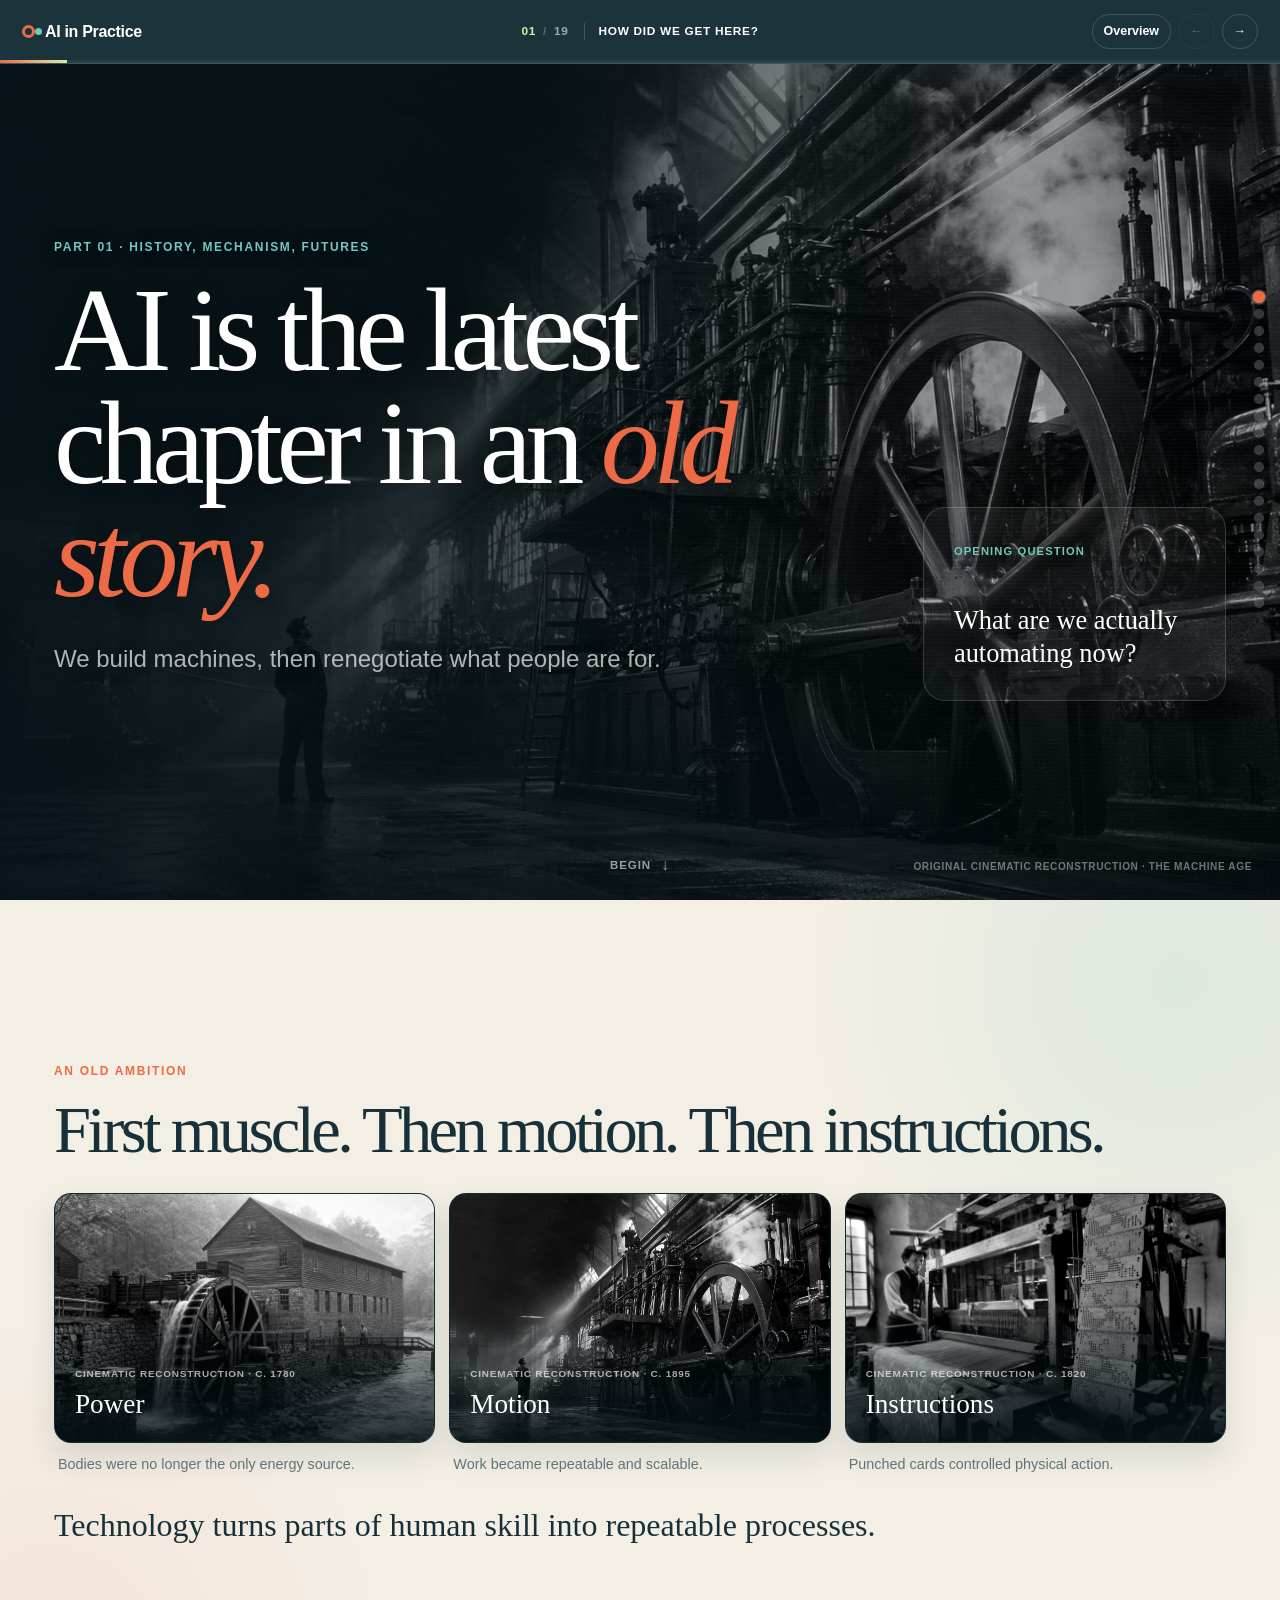
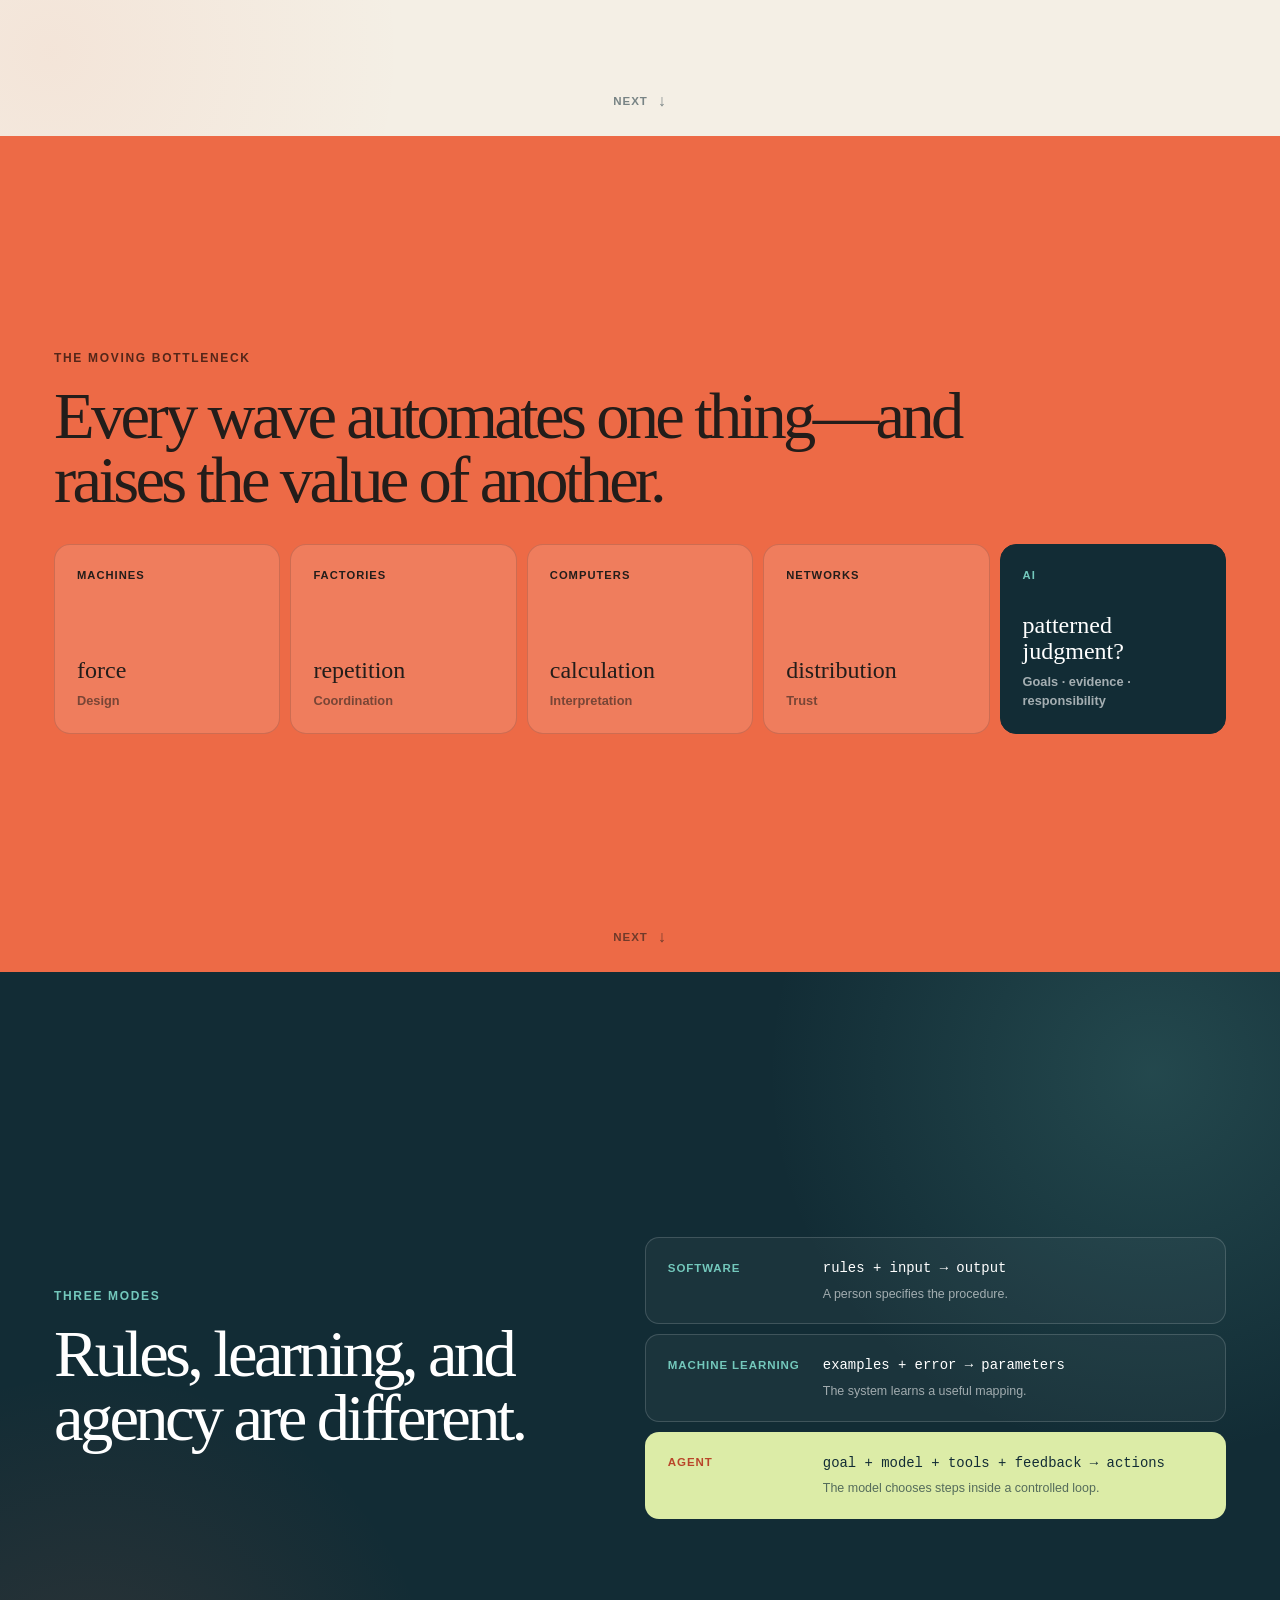
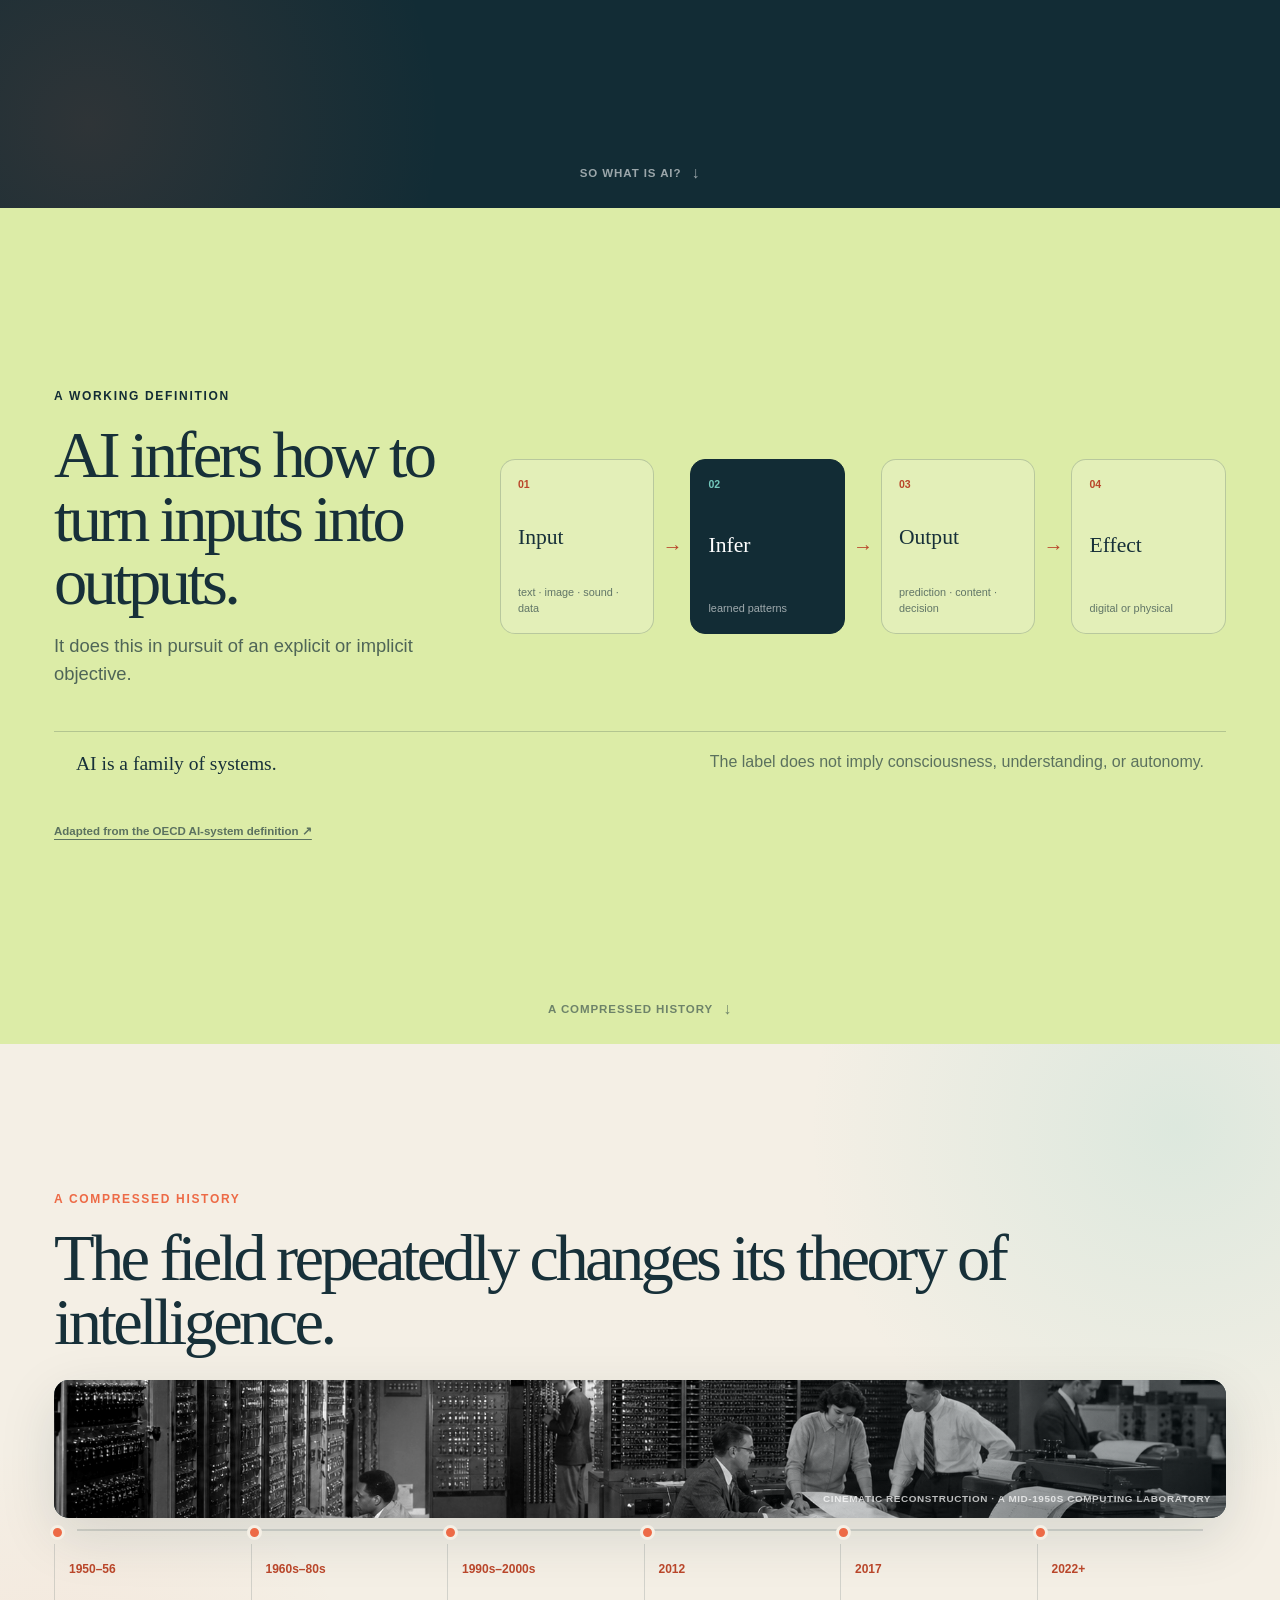
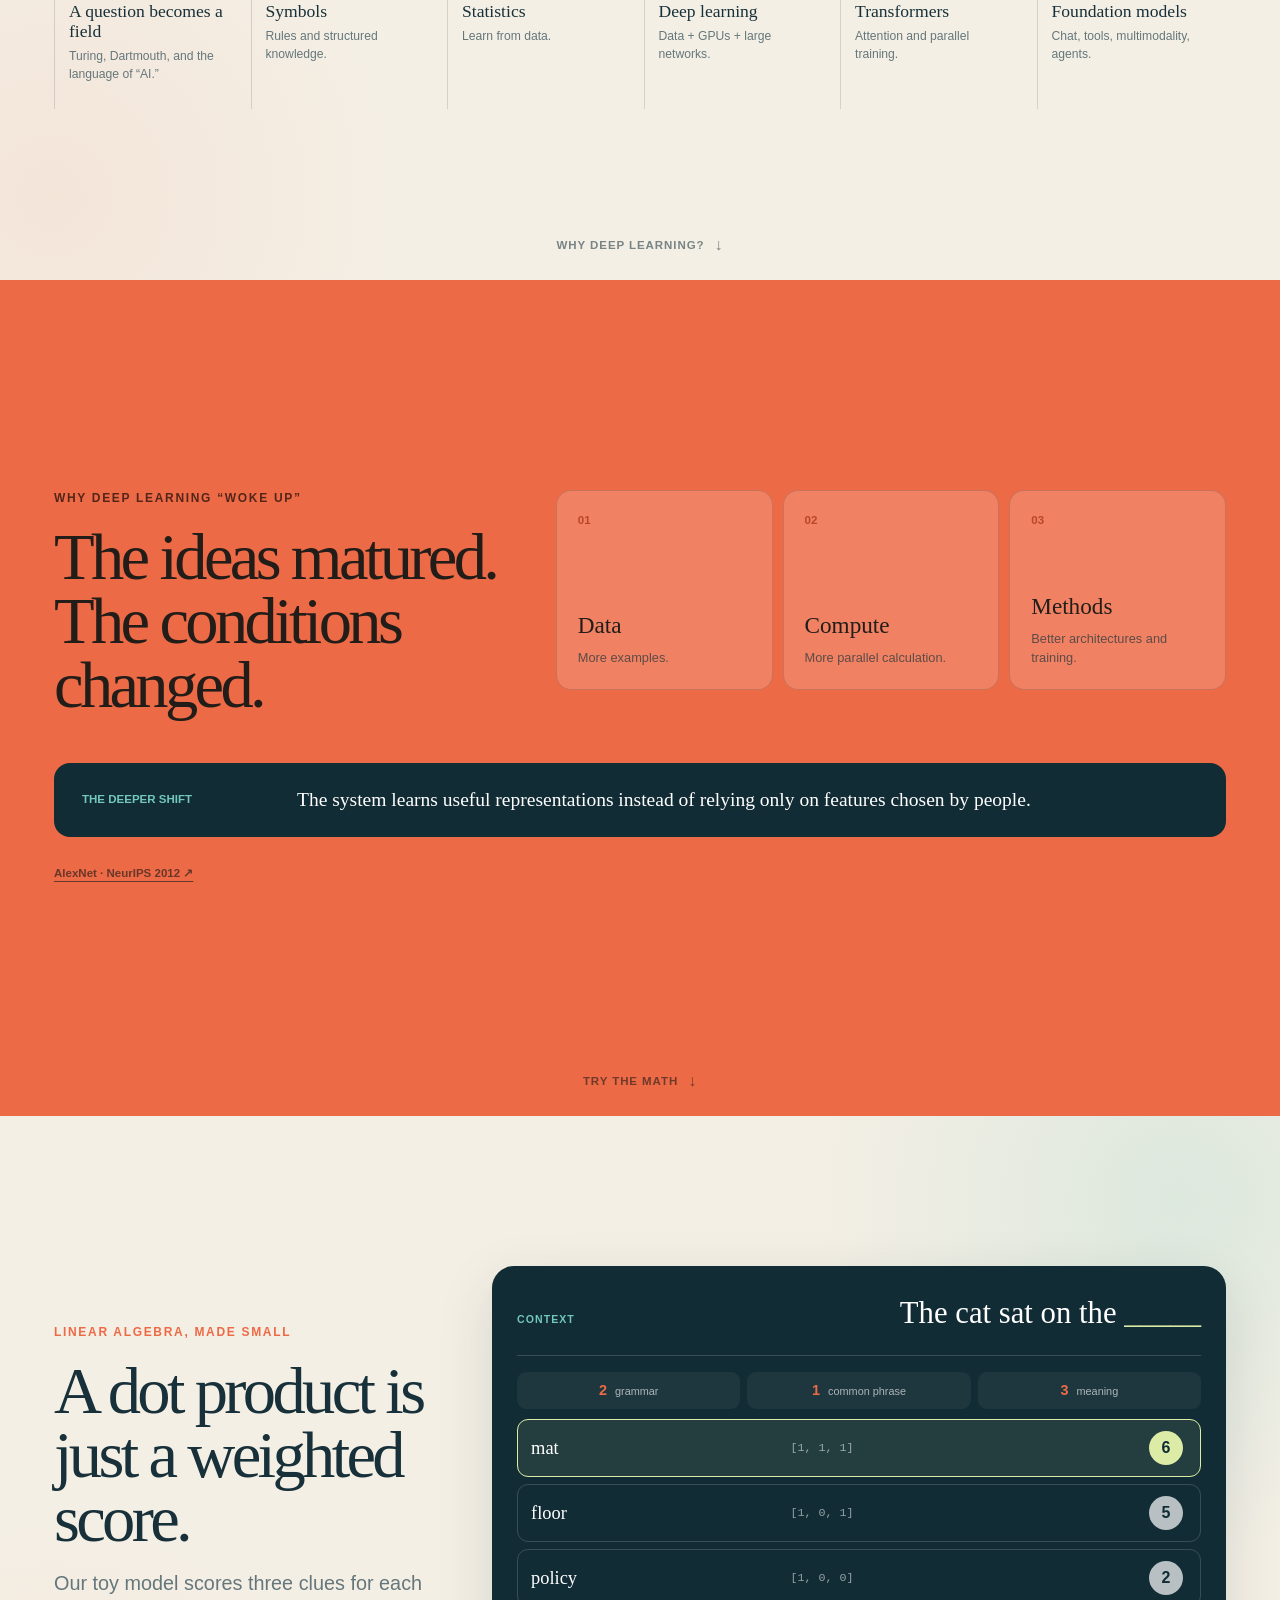
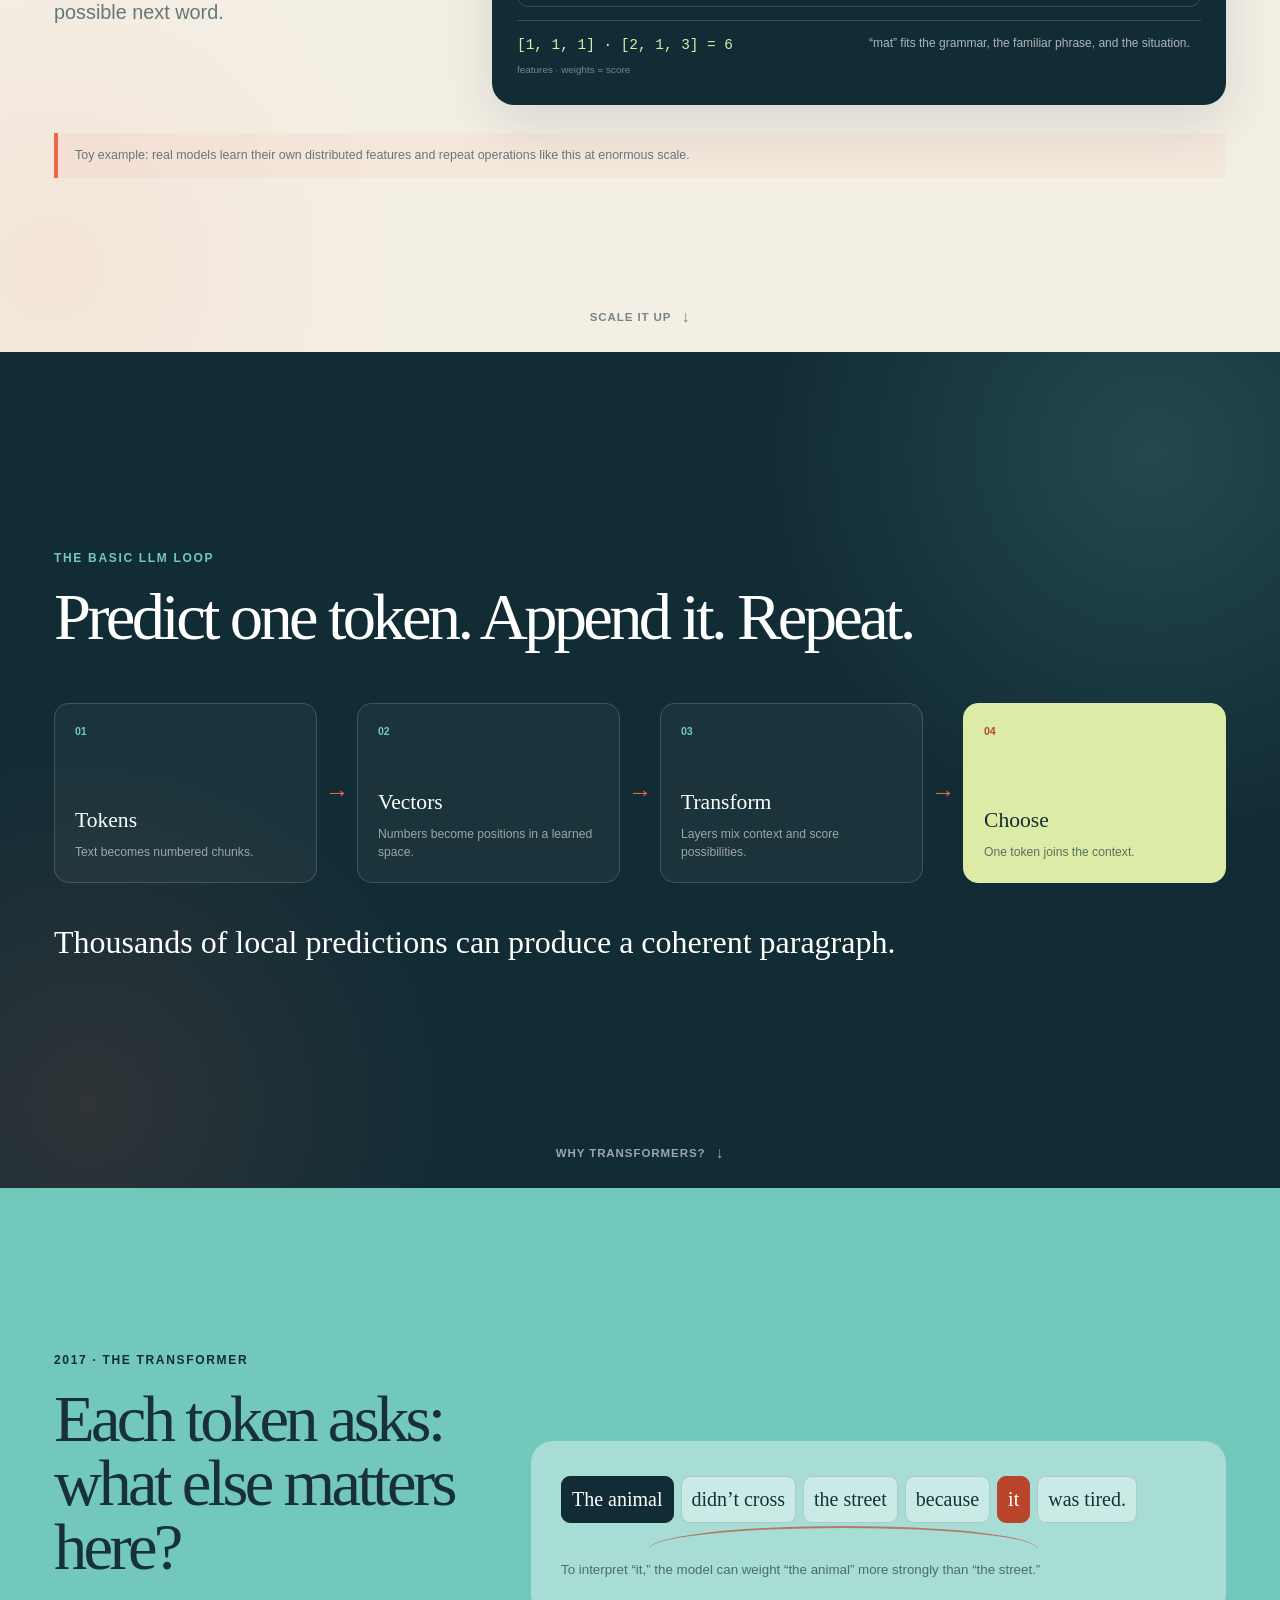
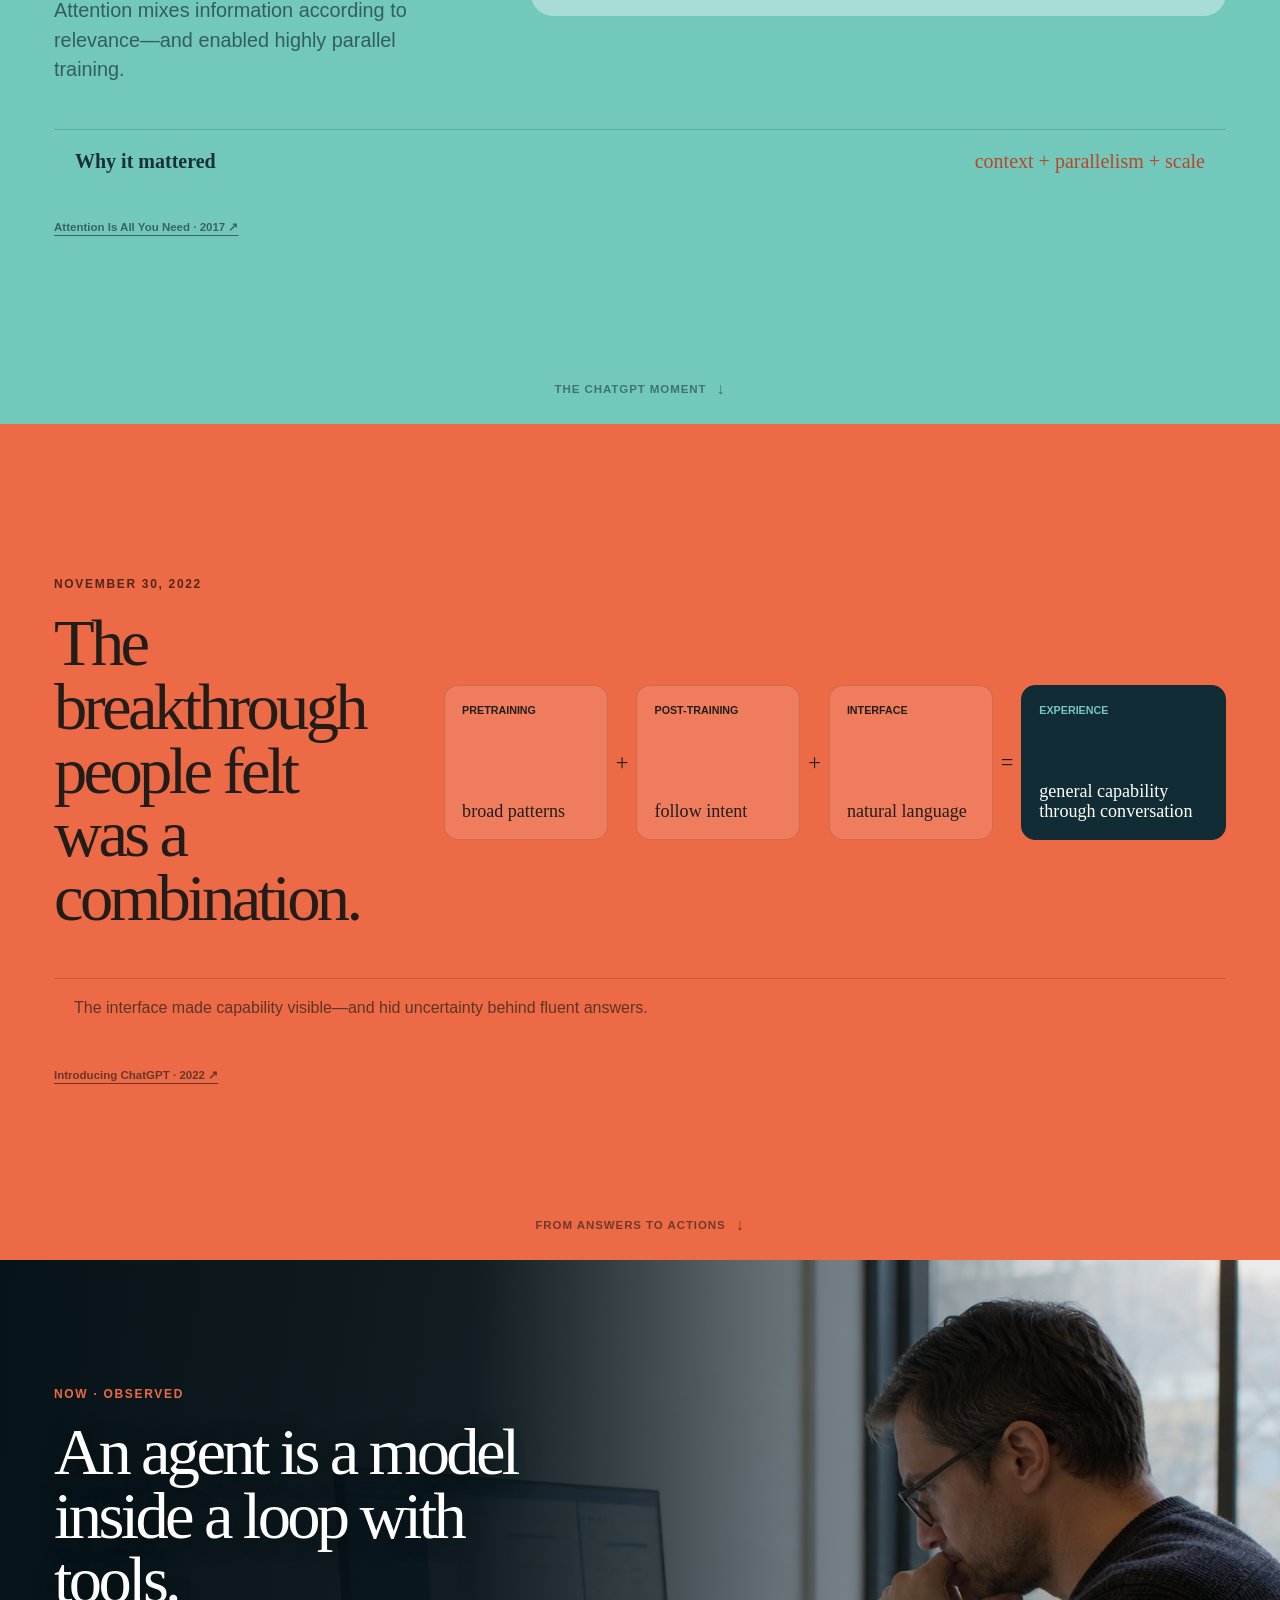
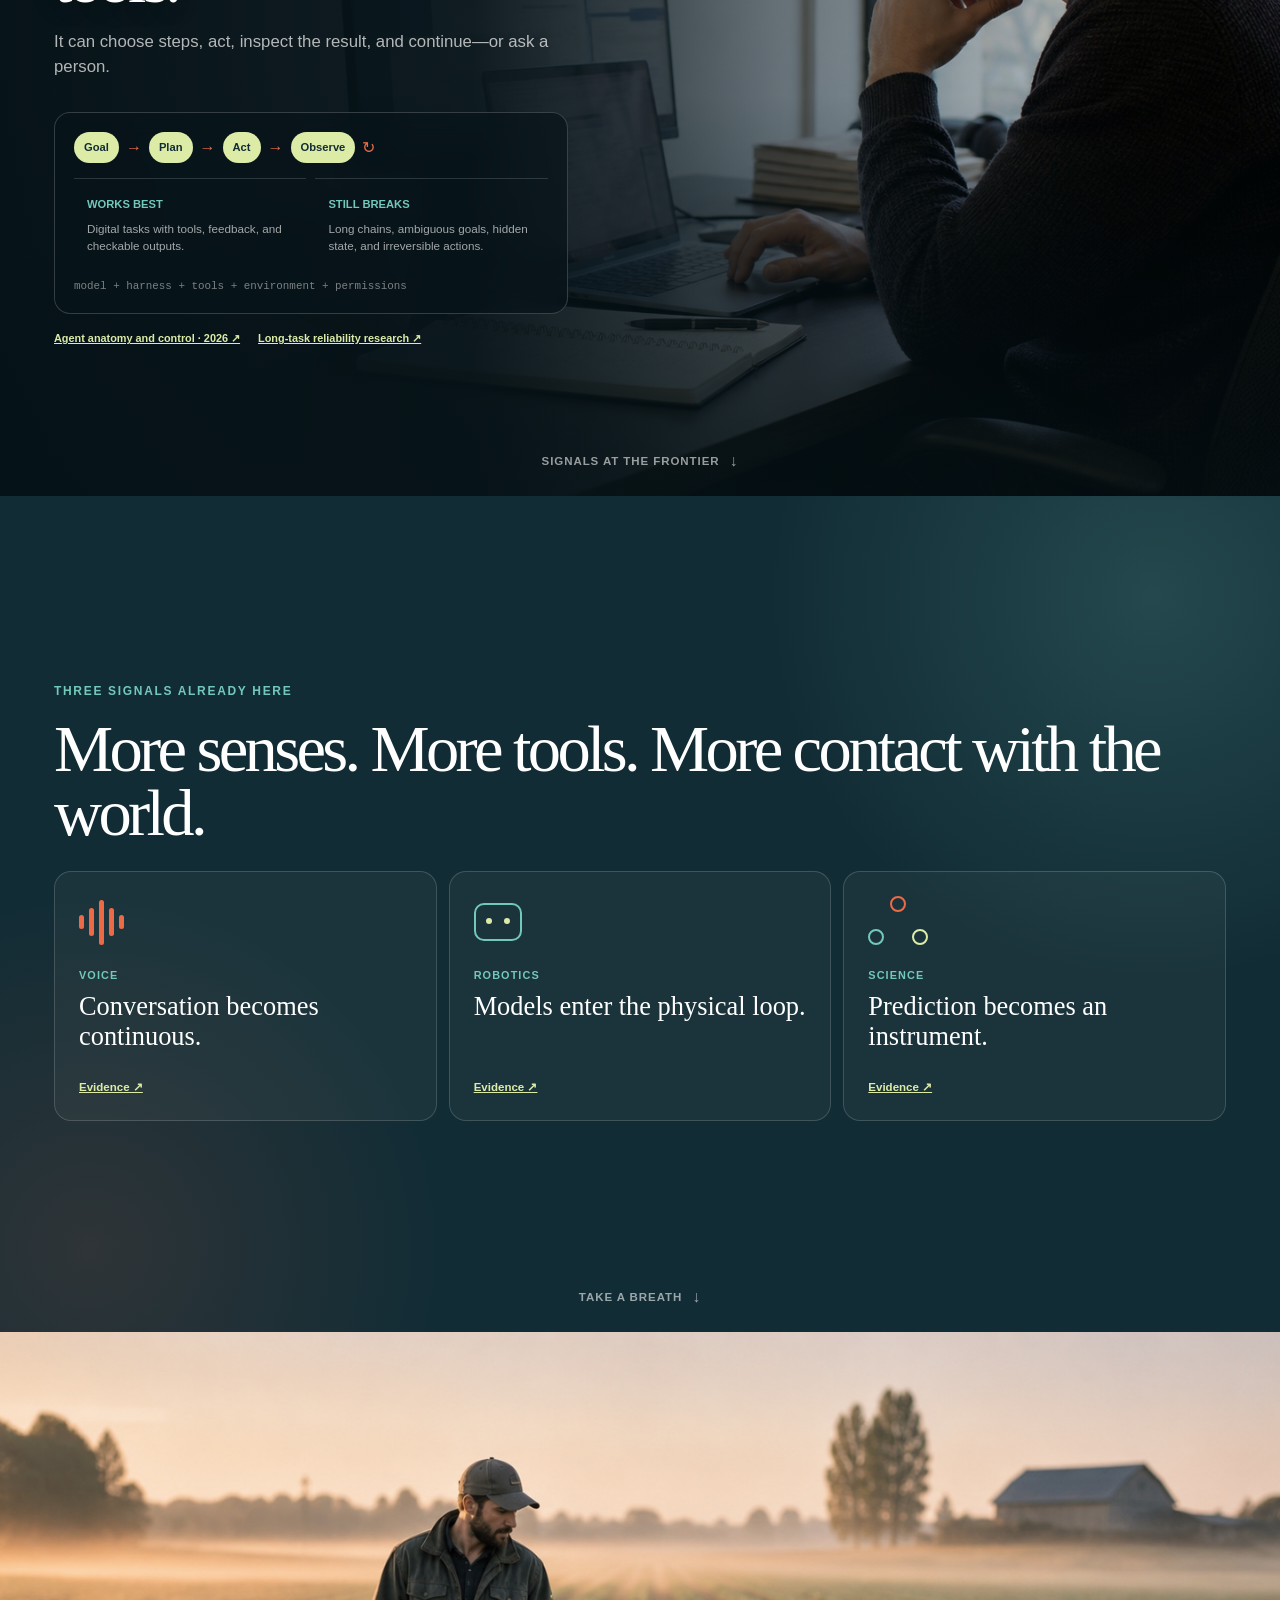
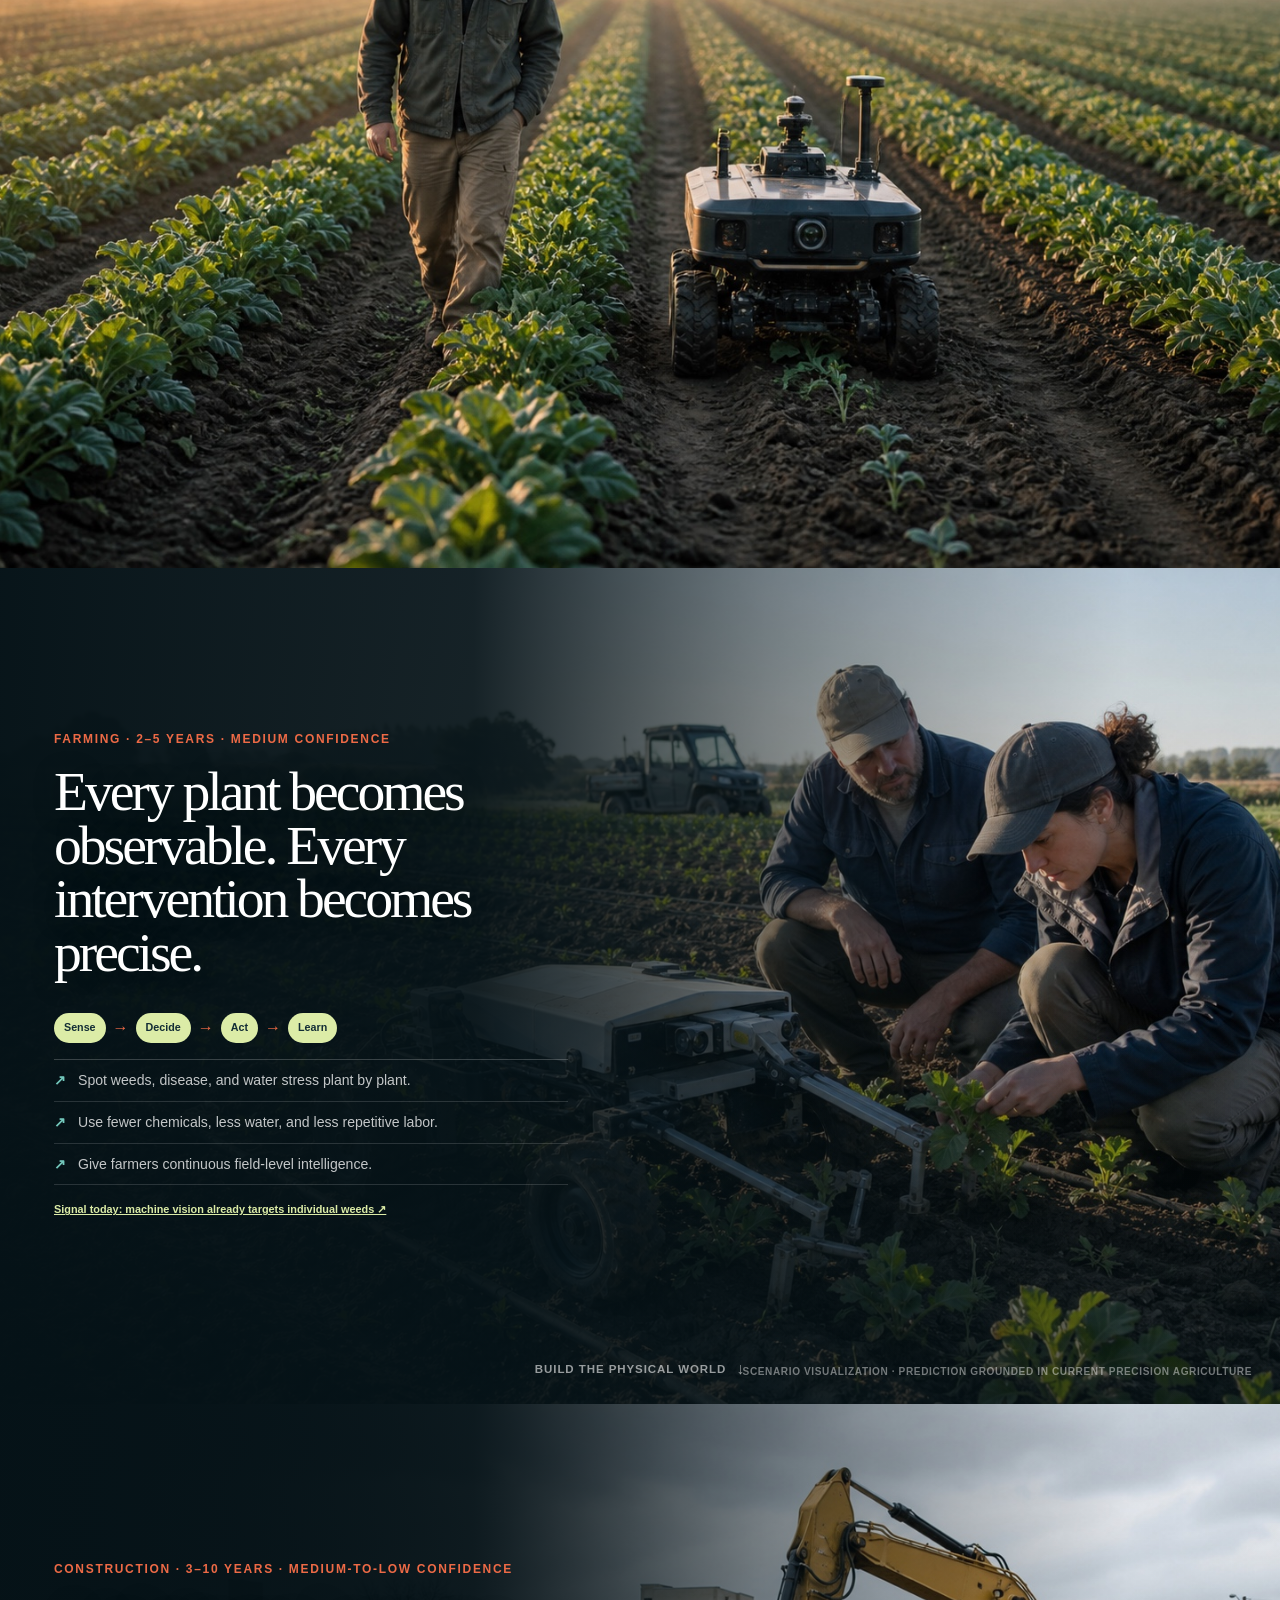
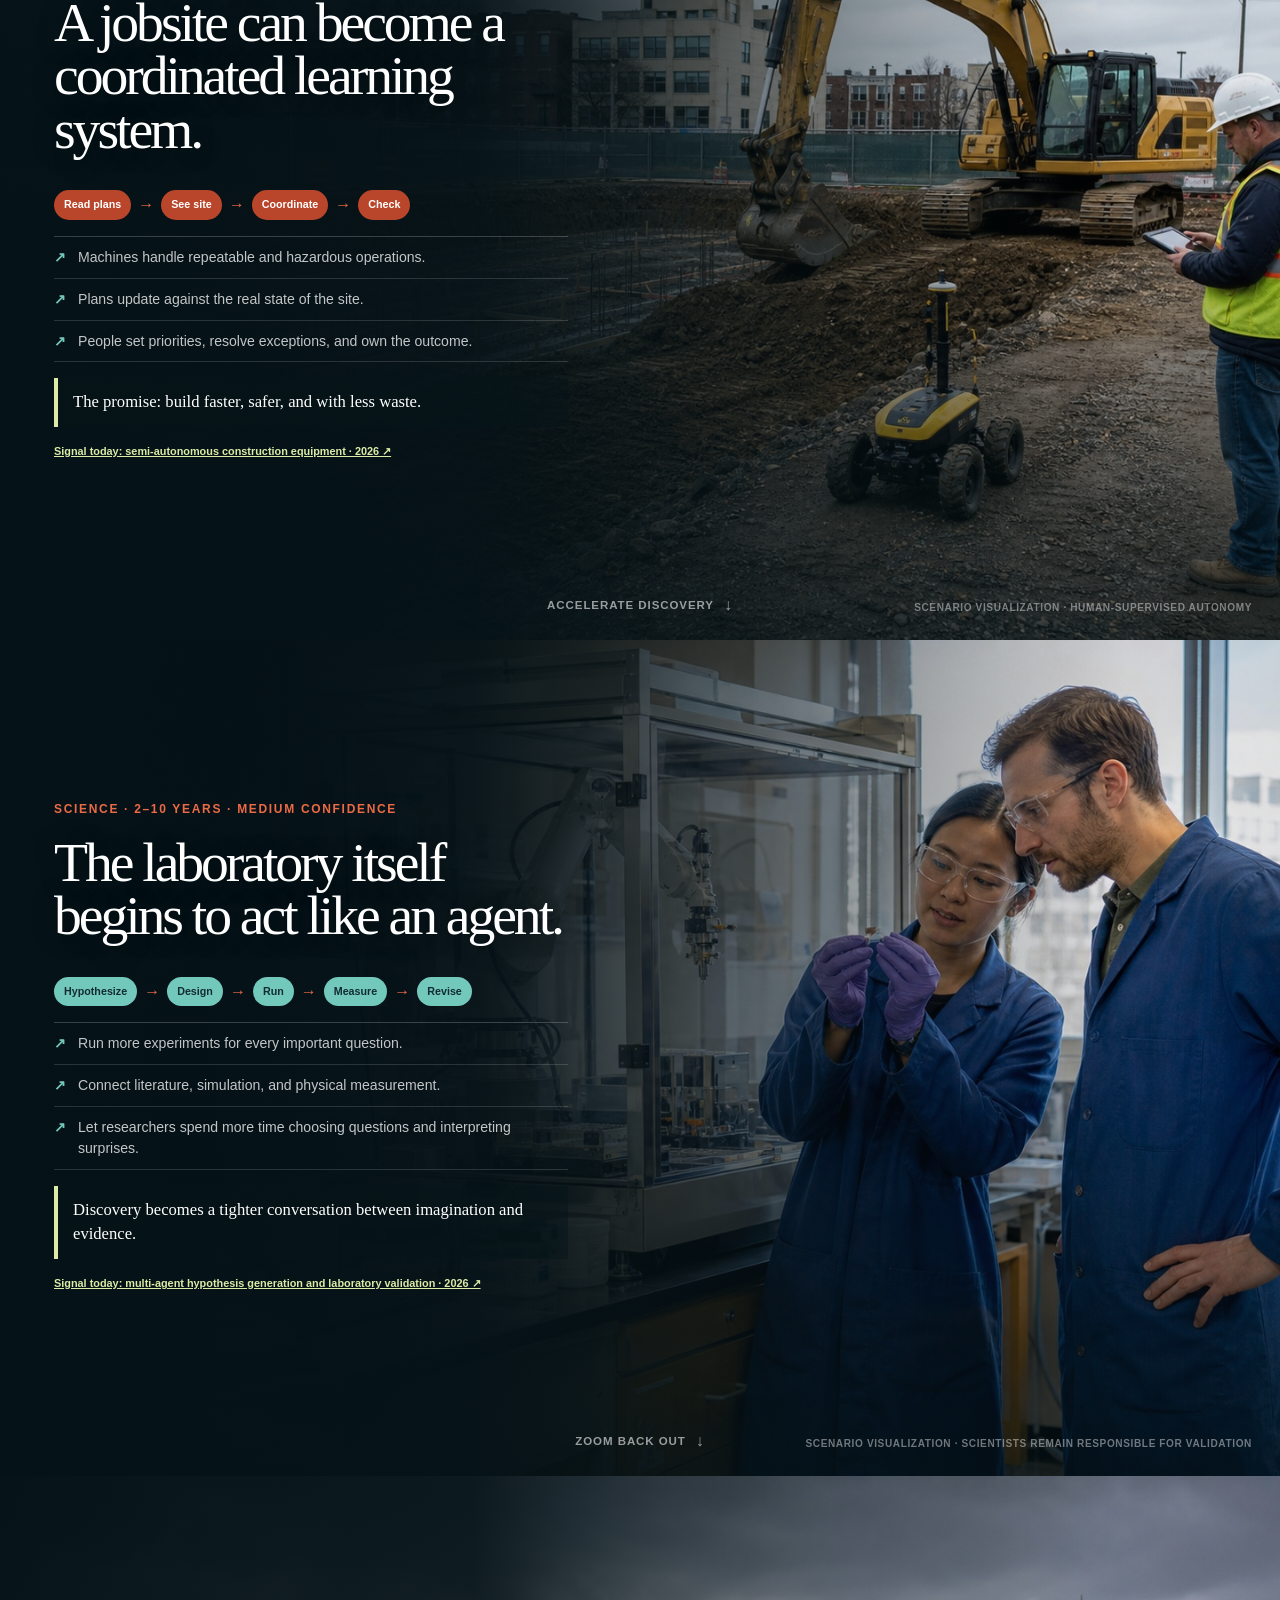
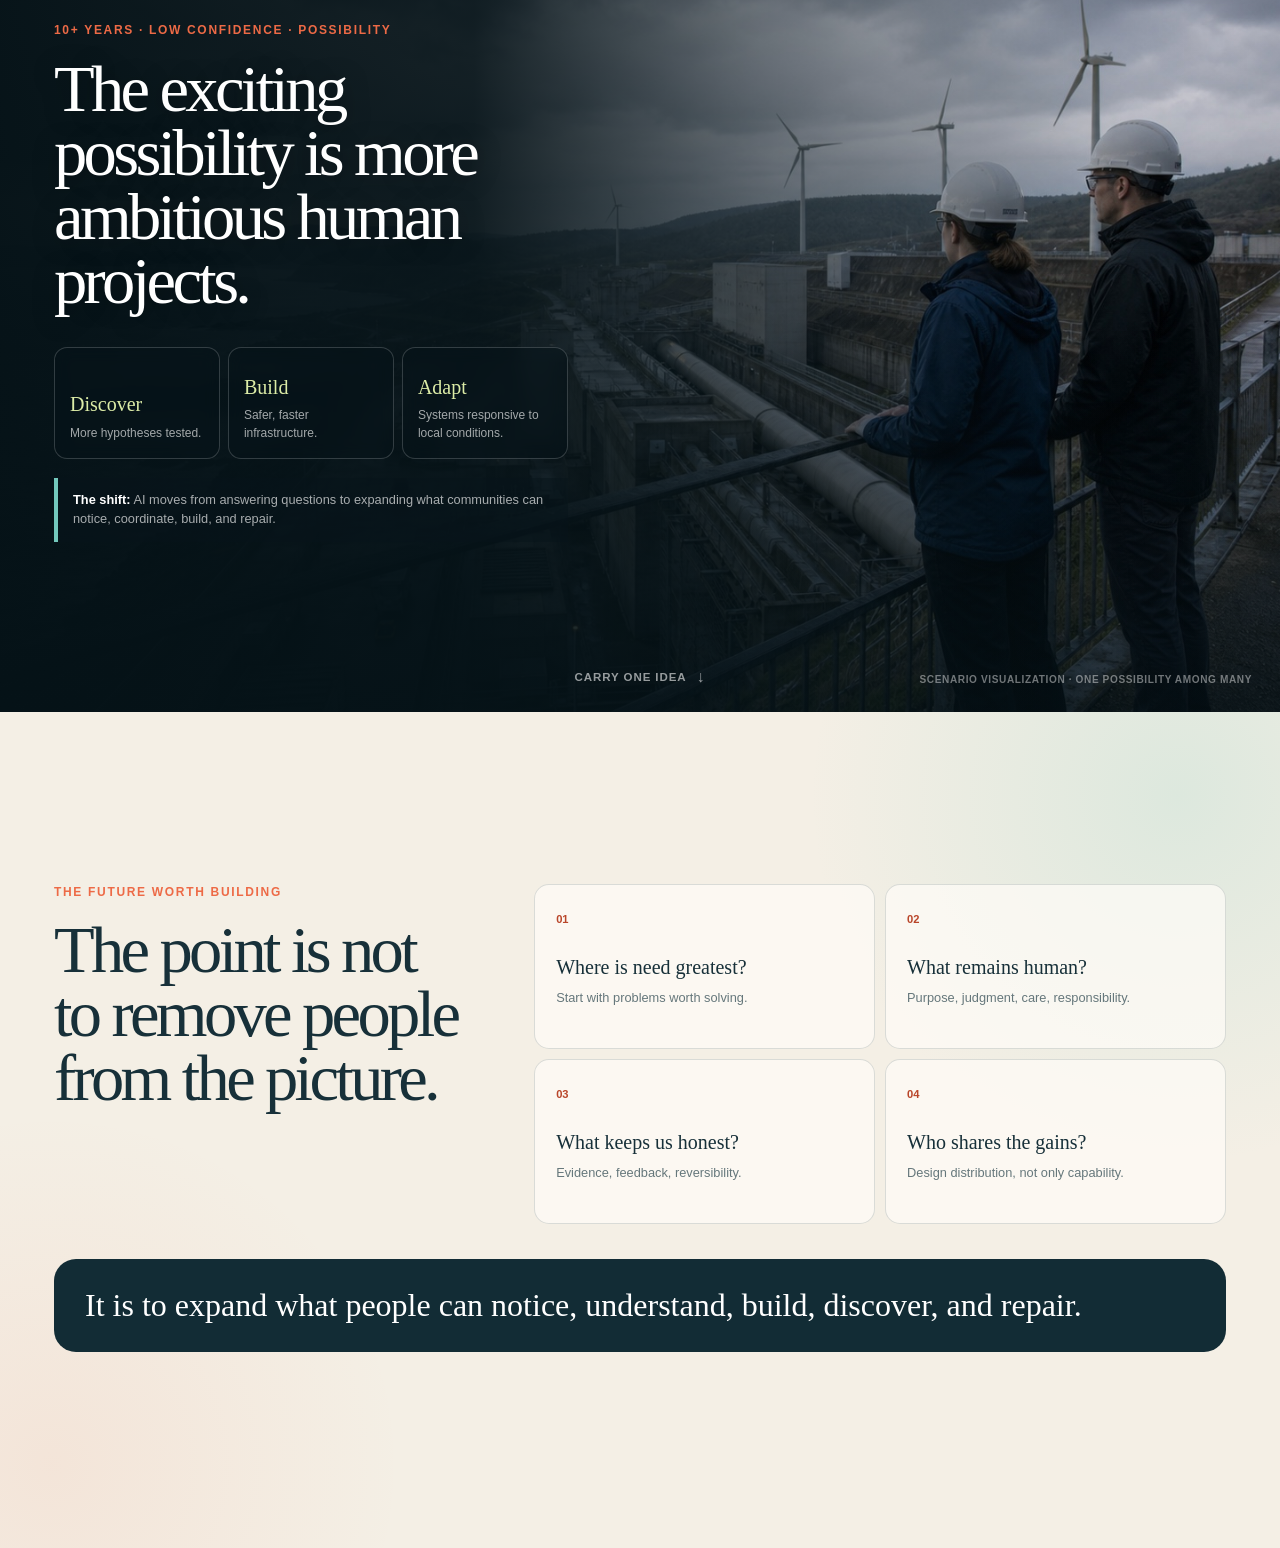
<file: index.html>
<!doctype html>
<html lang="en">
<head>
  <meta charset="utf-8">
  <meta name="viewport" content="width=device-width, initial-scale=1">
  <meta name="description" content="AI in Practice: a 31-minute visual history of automation, AI, language models, agents, and possible futures in farming, construction, and science.">
  <meta name="theme-color" content="#122c35">
  <title>How Did We Get Here? · AI in Practice</title>
  <link rel="stylesheet" href="styles.css">
</head>
<body>
  <a class="skip-link" href="#slide-1">Skip to slides</a>

  <header class="chrome" aria-label="Slide controls">
    <a class="brand" href="#slide-1"><span class="brand-dot" aria-hidden="true"></span>AI in Practice</a>
    <div class="position" aria-live="polite">
      <span id="currentSlide">01</span><span class="slash">/</span><span id="totalSlides">19</span>
      <span id="currentTitle">How did we get here?</span>
    </div>
    <div class="controls">
      <button id="openOverview" type="button">Overview</button>
      <button id="previousSlide" type="button" aria-label="Previous slide">←</button>
      <button id="nextSlide" type="button" aria-label="Next slide">→</button>
    </div>
    <div class="progress" aria-hidden="true"><span id="progressBar"></span></div>
  </header>

  <nav class="dots" id="slideDots" aria-label="Slide navigation"></nav>

  <main class="deck">
    <section class="slide dark cover" id="slide-1" data-title="How did we get here?" data-time="00:00–00:45" aria-labelledby="title-1">
      <img class="cover-image" src="assets/images/automation-machine-hall.jpg" alt="" width="1672" height="941" fetchpriority="high">
      <div class="film-overlay" aria-hidden="true"></div>
      <div class="slide-content cover-layout">
        <div>
          <p class="eyebrow">Part 01 · History, mechanism, futures</p>
          <h1 id="title-1">AI is the latest chapter in an <em>old story.</em></h1>
          <p class="lead">We build machines, then renegotiate what people are for.</p>
        </div>
        <div class="cover-question">
          <span>Opening question</span>
          <p>What are we actually automating now?</p>
        </div>
      </div>
      <p class="image-note cover-note">Original cinematic reconstruction · the machine age</p>
      <a class="next-link" href="#slide-2">Begin <span>↓</span></a>
    </section>

    <section class="slide paper" id="slide-2" data-title="An old ambition" data-time="00:45–02:15" aria-labelledby="title-2">
      <div class="slide-content">
        <div class="slide-heading">
          <p class="eyebrow">An old ambition</p>
          <h2 id="title-2">First muscle. Then motion. Then instructions.</h2>
        </div>

        <div class="image-story">
          <article class="image-slot">
            <figure class="history-image">
              <img src="assets/images/watermill.jpg" alt="A large wooden waterwheel powering an eighteenth-century mill" width="1536" height="1024" loading="lazy">
              <figcaption><span>Cinematic reconstruction · c. 1780</span><strong>Power</strong></figcaption>
            </figure>
            <p>Bodies were no longer the only energy source.</p>
          </article>
          <article class="image-slot">
            <figure class="history-image steam-crop">
              <img src="assets/images/automation-machine-hall.jpg" alt="A monumental steam engine inside a late nineteenth-century machine hall" width="1672" height="941" loading="lazy">
              <figcaption><span>Cinematic reconstruction · c. 1895</span><strong>Motion</strong></figcaption>
            </figure>
            <p>Work became repeatable and scalable.</p>
          </article>
          <article class="image-slot">
            <figure class="history-image">
              <img src="assets/images/jacquard-loom.jpg" alt="A Jacquard loom with a chain of punched instruction cards" width="1536" height="1024" loading="lazy">
              <figcaption><span>Cinematic reconstruction · c. 1820</span><strong>Instructions</strong></figcaption>
            </figure>
            <p>Punched cards controlled physical action.</p>
          </article>
        </div>

        <p class="big-idea">Technology turns parts of human skill into repeatable processes.</p>
      </div>
      <a class="next-link dark-link" href="#slide-3">Next <span>↓</span></a>
    </section>

    <section class="slide coral" id="slide-3" data-title="The moving bottleneck" data-time="02:15–03:30" aria-labelledby="title-3">
      <div class="slide-content">
        <div class="slide-heading narrow-heading">
          <p class="eyebrow">The moving bottleneck</p>
          <h2 id="title-3">Every wave automates one thing—and raises the value of another.</h2>
        </div>

        <div class="bottleneck-grid concise-cards">
          <article><span>Machines</span><strong>force</strong><p>Design</p></article>
          <article><span>Factories</span><strong>repetition</strong><p>Coordination</p></article>
          <article><span>Computers</span><strong>calculation</strong><p>Interpretation</p></article>
          <article><span>Networks</span><strong>distribution</strong><p>Trust</p></article>
          <article class="accent-card"><span>AI</span><strong>patterned judgment?</strong><p>Goals · evidence · responsibility</p></article>
        </div>
      </div>
      <a class="next-link ink-link" href="#slide-4">Next <span>↓</span></a>
    </section>

    <section class="slide dark" id="slide-4" data-title="Three modes of automation" data-time="03:30–05:00" aria-labelledby="title-4">
      <div class="slide-content split">
        <div>
          <p class="eyebrow">Three modes</p>
          <h2 id="title-4">Rules, learning, and agency are different.</h2>
        </div>

        <div class="compare-stack">
          <article><span>Software</span><code>rules + input → output</code><p>A person specifies the procedure.</p></article>
          <article><span>Machine learning</span><code>examples + error → parameters</code><p>The system learns a useful mapping.</p></article>
          <article class="agent-row"><span>Agent</span><code>goal + model + tools + feedback → actions</code><p>The model chooses steps inside a controlled loop.</p></article>
        </div>
      </div>
      <a class="next-link" href="#slide-5">So what is AI? <span>↓</span></a>
    </section>

    <section class="slide lime" id="slide-5" data-title="What is AI?" data-time="05:00–06:30" aria-labelledby="title-5">
      <div class="slide-content ai-definition-layout">
        <div>
          <p class="eyebrow">A working definition</p>
          <h2 id="title-5">AI infers how to turn inputs into outputs.</h2>
          <p class="definition-line">It does this in pursuit of an explicit or implicit objective.</p>
        </div>

        <div class="inference-flow" aria-label="Inputs pass through learned inference to create outputs that affect an environment">
          <article><span>01</span><strong>Input</strong><small>text · image · sound · data</small></article>
          <i>→</i>
          <article class="featured"><span>02</span><strong>Infer</strong><small>learned patterns</small></article>
          <i>→</i>
          <article><span>03</span><strong>Output</strong><small>prediction · content · decision</small></article>
          <i>→</i>
          <article><span>04</span><strong>Effect</strong><small>digital or physical</small></article>
        </div>

        <div class="definition-boundary">
          <strong>AI is a family of systems.</strong>
          <span>The label does not imply consciousness, understanding, or autonomy.</span>
        </div>
        <a class="source-link" href="https://www.oecd.org/en/publications/explanatory-memorandum-on-the-updated-oecd-definition-of-an-ai-system_623da898-en.html" target="_blank" rel="noreferrer">Adapted from the OECD AI-system definition ↗</a>
      </div>
      <a class="next-link dark-link" href="#slide-6">A compressed history <span>↓</span></a>
    </section>

    <section class="slide paper" id="slide-6" data-title="The AI timeline" data-time="06:30–08:15" aria-labelledby="title-6">
      <div class="slide-content">
        <div class="slide-heading compact">
          <p class="eyebrow">A compressed history</p>
          <h2 id="title-6">The field repeatedly changes its theory of intelligence.</h2>
        </div>

        <figure class="timeline-film">
          <img src="assets/images/early-computing-lab.jpg" alt="Researchers collaborating around a room-sized electronic computer in the mid-1950s" width="1672" height="941" loading="lazy">
          <figcaption>Cinematic reconstruction · a mid-1950s computing laboratory</figcaption>
        </figure>

        <ol class="timeline six">
          <li><time>1950–56</time><strong>A question becomes a field</strong><p>Turing, Dartmouth, and the language of “AI.”</p></li>
          <li><time>1960s–80s</time><strong>Symbols</strong><p>Rules and structured knowledge.</p></li>
          <li><time>1990s–2000s</time><strong>Statistics</strong><p>Learn from data.</p></li>
          <li><time>2012</time><strong>Deep learning</strong><p>Data + GPUs + large networks.</p></li>
          <li><time>2017</time><strong>Transformers</strong><p>Attention and parallel training.</p></li>
          <li><time>2022+</time><strong>Foundation models</strong><p>Chat, tools, multimodality, agents.</p></li>
        </ol>
      </div>
      <a class="next-link dark-link" href="#slide-7">Why deep learning? <span>↓</span></a>
    </section>

    <section class="slide coral" id="slide-7" data-title="Why deep learning worked" data-time="08:15–09:45" aria-labelledby="title-7">
      <div class="slide-content deep-grid">
        <div>
          <p class="eyebrow">Why deep learning “woke up”</p>
          <h2 id="title-7">The ideas matured. The conditions changed.</h2>
        </div>

        <div class="three-forces">
          <article><span>01</span><strong>Data</strong><p>More examples.</p></article>
          <article><span>02</span><strong>Compute</strong><p>More parallel calculation.</p></article>
          <article><span>03</span><strong>Methods</strong><p>Better architectures and training.</p></article>
        </div>

        <aside class="representation-card">
          <span>The deeper shift</span>
          <p>The system learns useful representations instead of relying only on features chosen by people.</p>
        </aside>
        <a class="source-link" href="https://papers.nips.cc/paper_files/paper/2012/hash/c399862d3b9d6b76c8436e924a68c45b-Abstract.html" target="_blank" rel="noreferrer">AlexNet · NeurIPS 2012 ↗</a>
      </div>
      <a class="next-link ink-link" href="#slide-8">Try the math <span>↓</span></a>
    </section>

    <section class="slide paper" id="slide-8" data-title="Linear algebra in one minute" data-time="09:45–12:15" aria-labelledby="title-8">
      <div class="slide-content toy-math-layout">
        <div>
          <p class="eyebrow">Linear algebra, made small</p>
          <h2 id="title-8">A dot product is just a weighted score.</h2>
          <p class="lead-small">Our toy model scores three clues for each possible next word.</p>
        </div>

        <div class="toy-board">
          <div class="toy-context"><span>Context</span><p>The cat sat on the <b>_____</b></p></div>

          <div class="feature-weights" aria-label="Toy feature weights">
            <span><b>2</b> grammar</span>
            <span><b>1</b> common phrase</span>
            <span><b>3</b> meaning</span>
          </div>

          <div class="score-table" role="group" aria-label="Choose a candidate word to calculate its score">
            <button class="score-choice" type="button" data-score-choice data-word="mat" data-vector="[1, 1, 1]" data-calculation="2×1 + 1×1 + 3×1 = 6" data-explanation="“mat” fits the grammar, the familiar phrase, and the situation." aria-pressed="true"><strong>mat</strong><code>[1, 1, 1]</code><span>6</span></button>
            <button class="score-choice" type="button" data-score-choice data-word="floor" data-vector="[1, 0, 1]" data-calculation="2×1 + 1×0 + 3×1 = 5" data-explanation="“floor” is grammatical and sensible, but the phrase is less expected." aria-pressed="false"><strong>floor</strong><code>[1, 0, 1]</code><span>5</span></button>
            <button class="score-choice" type="button" data-score-choice data-word="policy" data-vector="[1, 0, 0]" data-calculation="2×1 + 1×0 + 3×0 = 2" data-explanation="“policy” can follow “the,” but it does not fit the phrase or situation." aria-pressed="false"><strong>policy</strong><code>[1, 0, 0]</code><span>2</span></button>
          </div>

          <div class="score-explanation" aria-live="polite">
            <div><code id="scoreFormula">[1, 1, 1] · [2, 1, 3] = 6</code><small>features · weights = score</small></div>
            <p id="scoreMeaning">“mat” fits the grammar, the familiar phrase, and the situation.</p>
          </div>
        </div>

        <p class="toy-caveat">Toy example: real models learn their own distributed features and repeat operations like this at enormous scale.</p>
      </div>
      <a class="next-link dark-link" href="#slide-9">Scale it up <span>↓</span></a>
    </section>

    <section class="slide dark" id="slide-9" data-title="The next-token loop" data-time="12:15–14:00" aria-labelledby="title-9">
      <div class="slide-content token-loop-layout">
        <div>
          <p class="eyebrow">The basic LLM loop</p>
          <h2 id="title-9">Predict one token. Append it. Repeat.</h2>
        </div>

        <div class="token-cycle" aria-label="Four-stage next-token loop">
          <article><span>01</span><strong>Tokens</strong><p>Text becomes numbered chunks.</p></article>
          <i>→</i>
          <article><span>02</span><strong>Vectors</strong><p>Numbers become positions in a learned space.</p></article>
          <i>→</i>
          <article><span>03</span><strong>Transform</strong><p>Layers mix context and score possibilities.</p></article>
          <i>→</i>
          <article class="featured"><span>04</span><strong>Choose</strong><p>One token joins the context.</p></article>
        </div>

        <p class="cycle-line">Thousands of local predictions can produce a coherent paragraph.</p>
      </div>
      <a class="next-link" href="#slide-10">Why Transformers? <span>↓</span></a>
    </section>

    <section class="slide teal" id="slide-10" data-title="The Transformer" data-time="14:00–15:30" aria-labelledby="title-10">
      <div class="slide-content attention-layout">
        <div>
          <p class="eyebrow">2017 · The Transformer</p>
          <h2 id="title-10">Each token asks: what else matters here?</h2>
          <p class="lead-small">Attention mixes information according to relevance—and enabled highly parallel training.</p>
        </div>

        <div class="attention-demo" aria-label="Conceptual attention example">
          <p><span class="word focus-source">The animal</span><span class="word">didn’t cross</span><span class="word">the street</span><span class="word">because</span><span class="word focus-target">it</span><span class="word">was tired.</span></p>
          <div class="attention-connection" aria-hidden="true"></div>
          <small>To interpret “it,” the model can weight “the animal” more strongly than “the street.”</small>
        </div>

        <div class="attention-takeaway"><strong>Why it mattered</strong><span>context + parallelism + scale</span></div>
        <a class="source-link" href="https://arxiv.org/abs/1706.03762" target="_blank" rel="noreferrer">Attention Is All You Need · 2017 ↗</a>
      </div>
      <a class="next-link dark-link" href="#slide-11">The ChatGPT moment <span>↓</span></a>
    </section>

    <section class="slide coral" id="slide-11" data-title="The ChatGPT moment" data-time="15:30–17:00" aria-labelledby="title-11">
      <div class="slide-content chat-layout">
        <div>
          <p class="eyebrow">November 30, 2022</p>
          <h2 id="title-11">The breakthrough people felt was a combination.</h2>
        </div>

        <div class="chat-equation">
          <article><span>Pretraining</span><strong>broad patterns</strong></article><i>+</i>
          <article><span>Post-training</span><strong>follow intent</strong></article><i>+</i>
          <article><span>Interface</span><strong>natural language</strong></article><i>=</i>
          <article class="chat-result"><span>Experience</span><strong>general capability through conversation</strong></article>
        </div>

        <p class="single-observation">The interface made capability visible—and hid uncertainty behind fluent answers.</p>
        <a class="source-link" href="https://openai.com/index/chatgpt/" target="_blank" rel="noreferrer">Introducing ChatGPT · 2022 ↗</a>
      </div>
      <a class="next-link ink-link" href="#slide-12">From answers to actions <span>↓</span></a>
    </section>

    <section class="slide horizon-slide agent-now" id="slide-12" data-title="Agentic AI now" data-time="17:00–19:30" aria-labelledby="title-12">
      <img class="horizon-image" src="assets/images/agentic-ai-now-v2.jpg" alt="A researcher carefully reviewing work on a laptop and external monitor" width="1672" height="941" loading="lazy">
      <div class="horizon-overlay" aria-hidden="true"></div>
      <div class="slide-content horizon-content">
        <div>
          <p class="eyebrow">Now · observed</p>
          <h2 id="title-12">An agent is a model inside a loop with tools.</h2>
          <p class="horizon-lead">It can choose steps, act, inspect the result, and continue—or ask a person.</p>
        </div>

        <div class="agent-panel">
          <div class="agent-loop" aria-label="Agent loop">
            <span>Goal</span><i>→</i><span>Plan</span><i>→</i><span>Act</span><i>→</i><span>Observe</span><i>↻</i>
          </div>
          <div class="agent-reality">
            <article><strong>Works best</strong><p>Digital tasks with tools, feedback, and checkable outputs.</p></article>
            <article><strong>Still breaks</strong><p>Long chains, ambiguous goals, hidden state, and irreversible actions.</p></article>
          </div>
          <p class="agent-formula">model + harness + tools + environment + permissions</p>
        </div>

        <div class="source-row">
          <a href="https://www.anthropic.com/research/trustworthy-agents" target="_blank" rel="noreferrer">Agent anatomy and control · 2026 ↗</a>
          <a href="https://metr.org/blog/2025-03-19-measuring-ai-ability-to-complete-long-tasks/" target="_blank" rel="noreferrer">Long-task reliability research ↗</a>
        </div>
      </div>
      <a class="next-link" href="#slide-13">Signals at the frontier <span>↓</span></a>
    </section>

    <section class="slide dark" id="slide-13" data-title="Signals already here" data-time="19:30–21:00" aria-labelledby="title-13">
      <div class="slide-content">
        <div class="slide-heading compact wide">
          <p class="eyebrow">Three signals already here</p>
          <h2 id="title-13">More senses. More tools. More contact with the world.</h2>
        </div>

        <div class="frontier-grid concise-frontier">
          <article><div class="frontier-icon voice-icon" aria-hidden="true"><i></i><i></i><i></i><i></i><i></i></div><span>Voice</span><h3>Conversation becomes continuous.</h3><a href="https://openai.com/index/advancing-voice-intelligence-with-new-models-in-the-api/" target="_blank" rel="noreferrer">Evidence ↗</a></article>
          <article><div class="frontier-icon robot-icon" aria-hidden="true"><span></span></div><span>Robotics</span><h3>Models enter the physical loop.</h3><a href="https://deepmind.google/blog/gemini-robotics-brings-ai-into-the-physical-world/" target="_blank" rel="noreferrer">Evidence ↗</a></article>
          <article><div class="frontier-icon science-icon" aria-hidden="true"><i></i><i></i><i></i></div><span>Science</span><h3>Prediction becomes an instrument.</h3><a href="https://research.google/blog/accelerating-scientific-breakthroughs-with-an-ai-co-scientist/" target="_blank" rel="noreferrer">Evidence ↗</a></article>
        </div>
      </div>
      <a class="next-link" href="#slide-14">Take a breath <span>↓</span></a>
    </section>

    <section class="slide visual-break" id="slide-14" data-title="A change of scale" data-time="21:00–21:30" aria-labelledby="title-14">
      <h2 class="visually-hidden" id="title-14">A change of scale: intelligence enters the physical world</h2>
      <img src="assets/images/future-break-farm-v3.jpg" alt="An agronomist walking through crop rows beside a compact autonomous field rover at dawn" width="1672" height="941" loading="lazy">
    </section>

    <section class="slide horizon-slide future-farming" id="slide-15" data-title="Agents in farming" data-time="21:30–23:30" aria-labelledby="title-15">
      <img class="horizon-image" src="assets/images/future-farming-v3.jpg" alt="A farmer and crop scientist examining plants beside a small agricultural field robot" width="1672" height="941" loading="lazy">
      <div class="horizon-overlay" aria-hidden="true"></div>
      <div class="slide-content horizon-content">
        <div>
          <p class="eyebrow">Farming · 2–5 years · medium confidence</p>
          <h2 id="title-15">Every plant becomes observable. Every intervention becomes precise.</h2>
        </div>
        <div class="world-agent-loop" aria-label="A farming agent senses, decides, acts, and learns"><span>Sense</span><i>→</i><span>Decide</span><i>→</i><span>Act</span><i>→</i><span>Learn</span></div>
        <div class="possibility-list">
          <p>Spot weeds, disease, and water stress plant by plant.</p>
          <p>Use fewer chemicals, less water, and less repetitive labor.</p>
          <p>Give farmers continuous field-level intelligence.</p>
        </div>
        <div class="source-row"><a href="https://www.deere.com/en-us/products-solutions/sprayers-and-applicators/see-spray" target="_blank" rel="noreferrer">Signal today: machine vision already targets individual weeds ↗</a></div>
      </div>
      <p class="image-note horizon-note">Scenario visualization · prediction grounded in current precision agriculture</p>
      <a class="next-link" href="#slide-16">Build the physical world <span>↓</span></a>
    </section>

    <section class="slide horizon-slide future-construction" id="slide-16" data-title="Agents in construction" data-time="23:30–25:30" aria-labelledby="title-16">
      <img class="horizon-image" src="assets/images/future-construction-v3.jpg" alt="A construction superintendent supervising an excavator and layout rover on an urban worksite" width="1672" height="941" loading="lazy">
      <div class="horizon-overlay" aria-hidden="true"></div>
      <div class="slide-content horizon-content">
        <div>
          <p class="eyebrow">Construction · 3–10 years · medium-to-low confidence</p>
          <h2 id="title-16">A jobsite can become a coordinated learning system.</h2>
        </div>
        <div class="world-agent-loop" aria-label="A construction agent reads plans, observes the site, coordinates machines, and checks progress"><span>Read plans</span><i>→</i><span>See site</span><i>→</i><span>Coordinate</span><i>→</i><span>Check</span></div>
        <div class="possibility-list">
          <p>Machines handle repeatable and hazardous operations.</p>
          <p>Plans update against the real state of the site.</p>
          <p>People set priorities, resolve exceptions, and own the outcome.</p>
        </div>
        <p class="exciting-line">The promise: build faster, safer, and with less waste.</p>
        <div class="source-row"><a href="https://www.cat.com/en_US/articles/ci-technology/cat_semi_autonomous_construction_equipment.html" target="_blank" rel="noreferrer">Signal today: semi-autonomous construction equipment · 2026 ↗</a></div>
      </div>
      <p class="image-note horizon-note">Scenario visualization · human-supervised autonomy</p>
      <a class="next-link" href="#slide-17">Accelerate discovery <span>↓</span></a>
    </section>

    <section class="slide horizon-slide future-science" id="slide-17" data-title="Agents in science" data-time="25:30–27:30" aria-labelledby="title-17">
      <img class="horizon-image" src="assets/images/future-science-v3.jpg" alt="Two materials scientists examining a sample beside an enclosed robotic laboratory" width="1672" height="941" loading="lazy">
      <div class="horizon-overlay" aria-hidden="true"></div>
      <div class="slide-content horizon-content">
        <div>
          <p class="eyebrow">Science · 2–10 years · medium confidence</p>
          <h2 id="title-17">The laboratory itself begins to act like an agent.</h2>
        </div>
        <div class="world-agent-loop science-loop" aria-label="A scientific agent hypothesizes, designs, runs, measures, and revises"><span>Hypothesize</span><i>→</i><span>Design</span><i>→</i><span>Run</span><i>→</i><span>Measure</span><i>→</i><span>Revise</span></div>
        <div class="possibility-list">
          <p>Run more experiments for every important question.</p>
          <p>Connect literature, simulation, and physical measurement.</p>
          <p>Let researchers spend more time choosing questions and interpreting surprises.</p>
        </div>
        <p class="exciting-line">Discovery becomes a tighter conversation between imagination and evidence.</p>
        <div class="source-row"><a href="https://deepmind.google/blog/co-scientist-a-multi-agent-ai-partner-to-accelerate-research/" target="_blank" rel="noreferrer">Signal today: multi-agent hypothesis generation and laboratory validation · 2026 ↗</a></div>
      </div>
      <p class="image-note horizon-note">Scenario visualization · scientists remain responsible for validation</p>
      <a class="next-link" href="#slide-18">Zoom back out <span>↓</span></a>
    </section>

    <section class="slide horizon-slide future-infrastructure" id="slide-18" data-title="Why the future is exciting" data-time="27:30–30:00" aria-labelledby="title-18">
      <img class="horizon-image" src="assets/images/future-infrastructure-v2.jpg" alt="Engineers overlooking coastal water and renewable-energy infrastructure" width="1672" height="941" loading="lazy">
      <div class="horizon-overlay" aria-hidden="true"></div>
      <div class="slide-content horizon-content">
        <div>
          <p class="eyebrow">10+ years · low confidence · possibility</p>
          <h2 id="title-18">The exciting possibility is more ambitious human projects.</h2>
        </div>
        <div class="ambition-grid">
          <article><strong>Discover</strong><p>More hypotheses tested.</p></article>
          <article><strong>Build</strong><p>Safer, faster infrastructure.</p></article>
          <article><strong>Adapt</strong><p>Systems responsive to local conditions.</p></article>
        </div>
        <p class="prediction-question"><span>The shift:</span> AI moves from answering questions to expanding what communities can notice, coordinate, build, and repair.</p>
      </div>
      <p class="image-note horizon-note">Scenario visualization · one possibility among many</p>
      <a class="next-link" href="#slide-19">Carry one idea <span>↓</span></a>
    </section>

    <section class="slide paper closing" id="slide-19" data-title="The future worth building" data-time="30:00–31:00" aria-labelledby="title-19">
      <div class="slide-content closing-layout">
        <div>
          <p class="eyebrow">The future worth building</p>
          <h2 id="title-19">The point is not to remove people from the picture.</h2>
        </div>

        <div class="inspection-grid">
          <article><span>01</span><strong>Where is need greatest?</strong><p>Start with problems worth solving.</p></article>
          <article><span>02</span><strong>What remains human?</strong><p>Purpose, judgment, care, responsibility.</p></article>
          <article><span>03</span><strong>What keeps us honest?</strong><p>Evidence, feedback, reversibility.</p></article>
          <article><span>04</span><strong>Who shares the gains?</strong><p>Design distribution, not only capability.</p></article>
        </div>

        <blockquote>It is to expand what people can notice, understand, build, discover, and repair.</blockquote>
      </div>
    </section>
  </main>

  <dialog id="overviewDialog" aria-labelledby="overviewTitle">
    <div class="dialog-header">
      <div><p class="eyebrow">31-minute opening</p><h2 id="overviewTitle">Slide overview</h2></div>
      <button id="closeOverview" type="button" aria-label="Close overview">×</button>
    </div>
    <ol class="overview-list" id="overviewList"></ol>
    <p class="dialog-hint">Use the arrow keys, space bar, or the controls above to move through the deck.</p>
  </dialog>

  <div class="toast" id="toast" role="status" aria-live="polite"></div>
  <noscript><p class="noscript">JavaScript adds keyboard navigation and the math interaction. The slides remain readable without it.</p></noscript>
  <script src="app.js"></script>
</body>
</html>
</file>
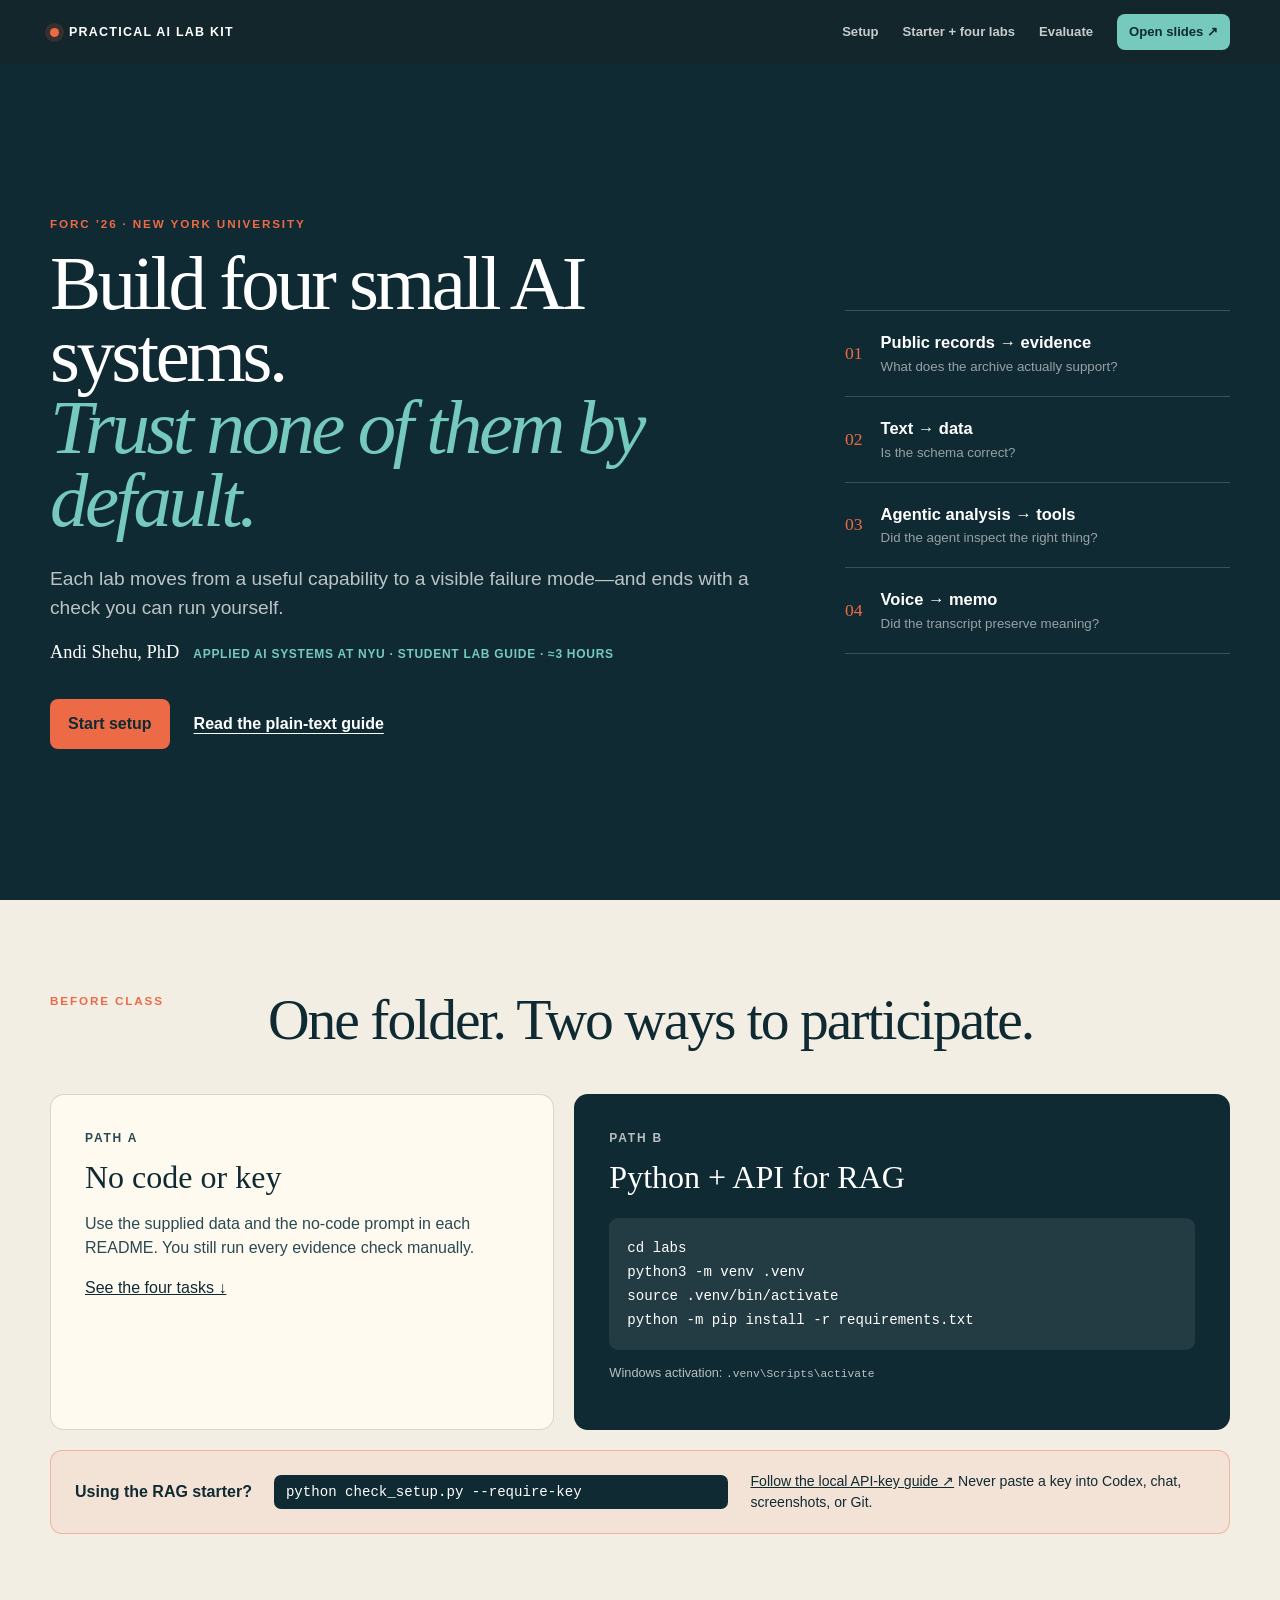
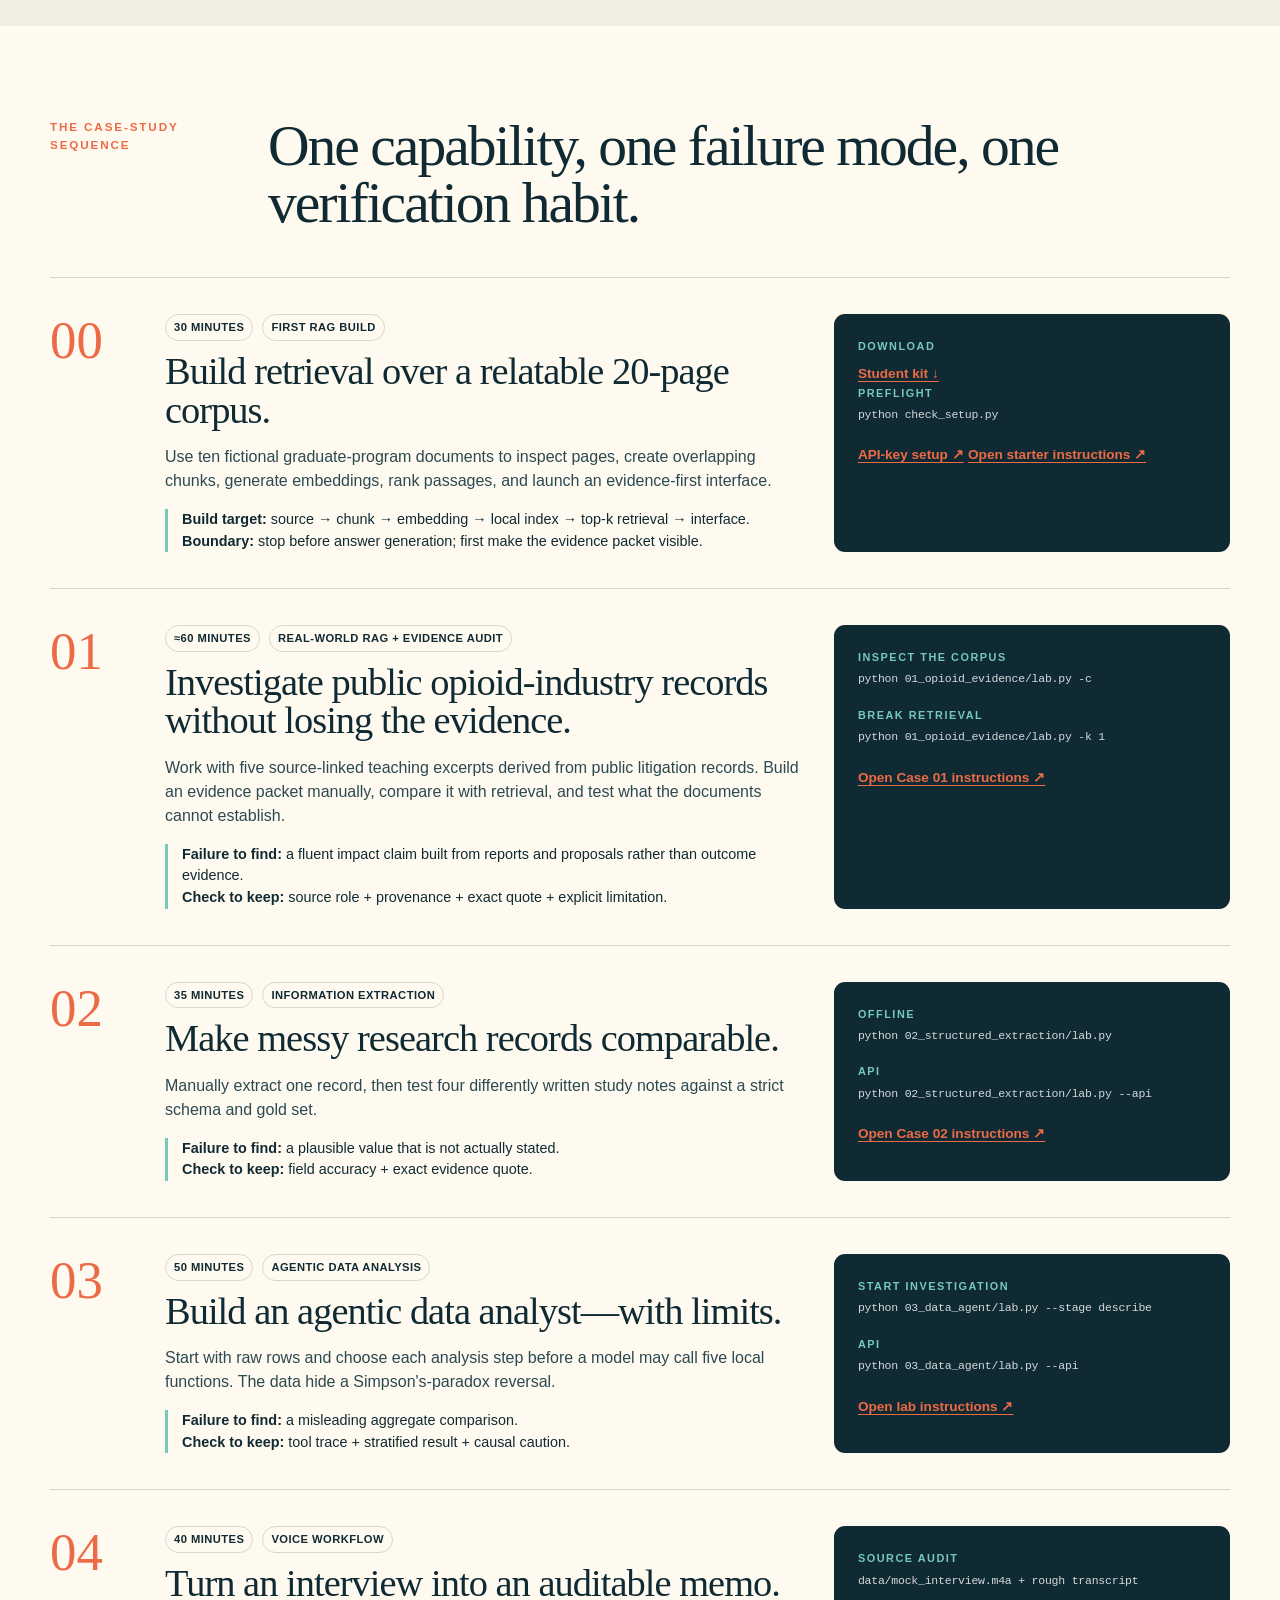
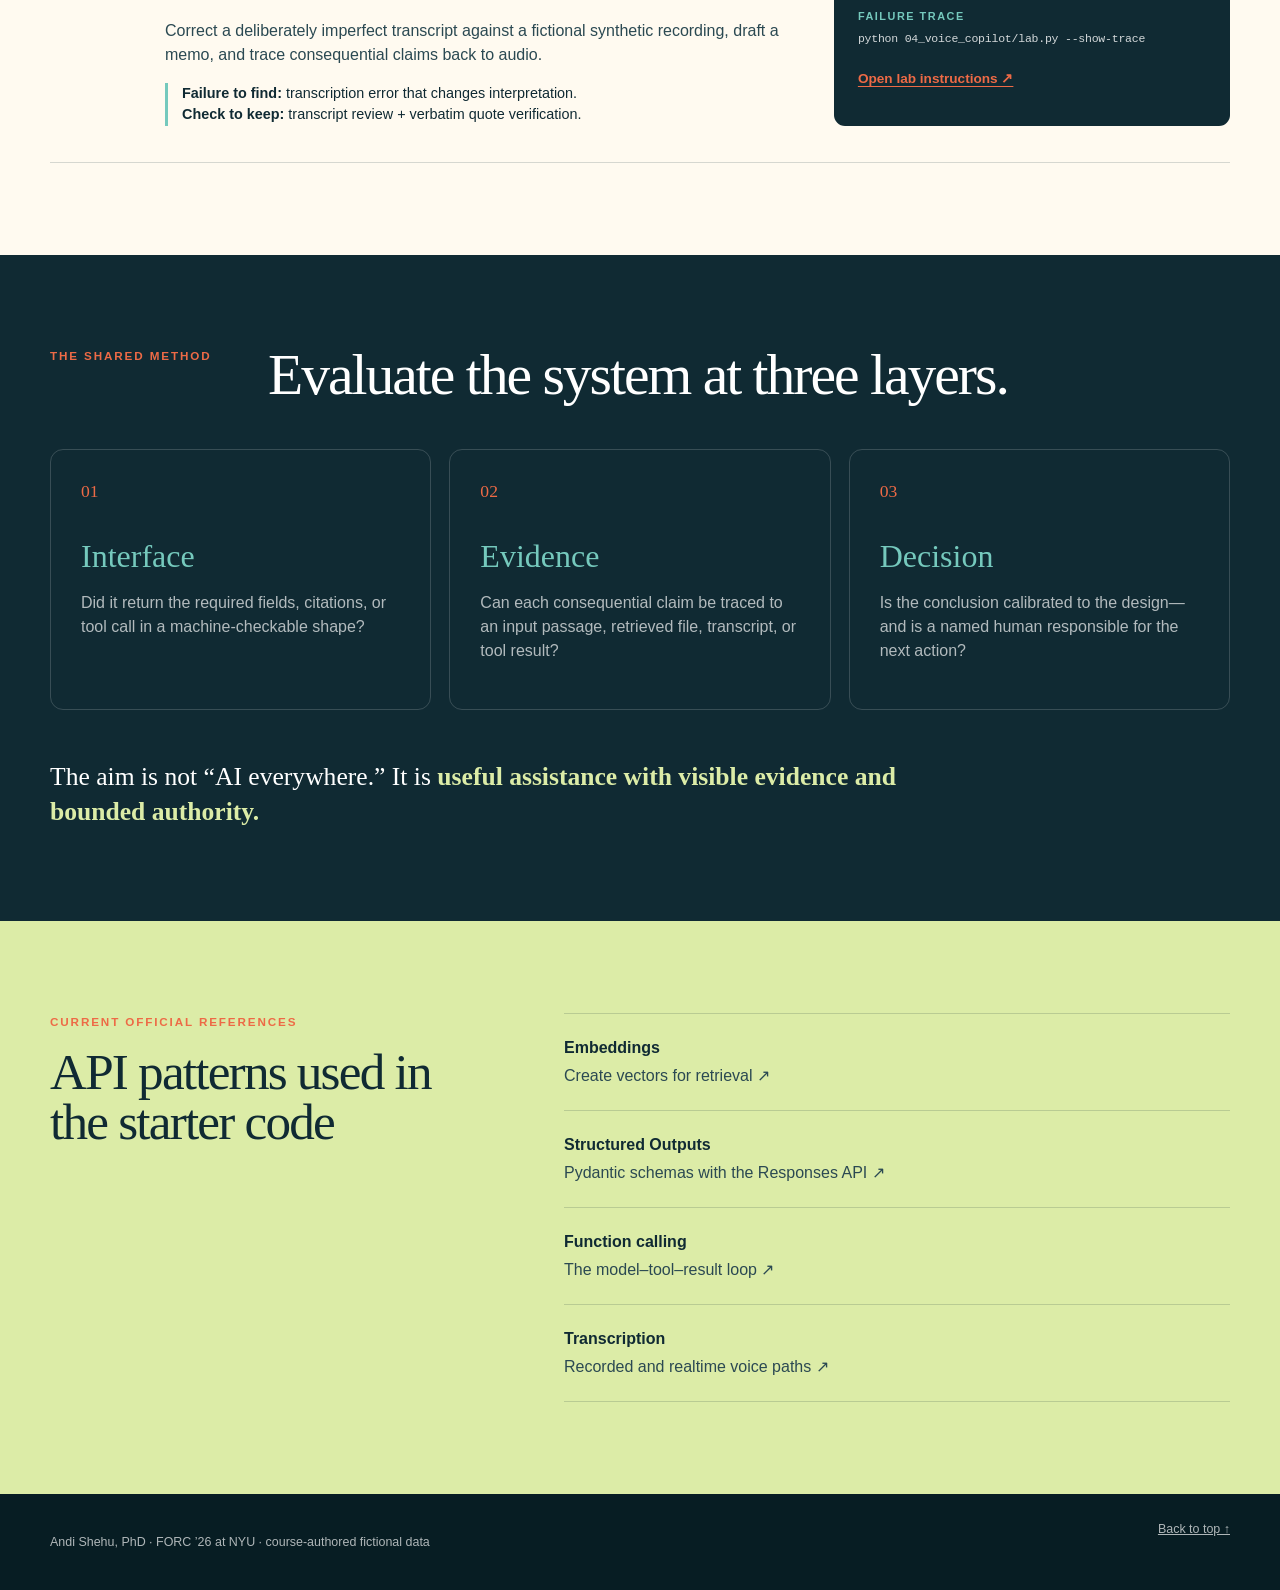
<file: labs/index.html>
<!doctype html>
<html lang="en">
<head>
  <meta charset="utf-8">
  <meta name="viewport" content="width=device-width, initial-scale=1">
  <meta name="description" content="A practical RAG starter and four applied AI labs for graduate students.">
  <meta name="theme-color" content="#102a33">
  <title>Practical AI Lab Kit</title>
  <link rel="stylesheet" href="styles.css">
</head>
<body>
  <a class="skip-link" href="#main">Skip to labs</a>
  <header class="site-header">
    <a class="wordmark" href="#top"><span></span>Practical AI Lab Kit</a>
    <nav aria-label="Lab navigation">
      <a href="#setup">Setup</a>
      <a href="#labs">Starter + four labs</a>
      <a href="#evaluation">Evaluate</a>
      <a class="deck-link" href="../story_deck/index.html#slide-24">Open slides ↗</a>
    </nav>
  </header>

  <main id="main">
    <section class="hero" id="top">
      <div>
        <p class="eyebrow">FORC ’26 · New York University</p>
        <h1>Build four small AI systems.<br><em>Trust none of them by default.</em></h1>
        <p class="lead">Each lab moves from a useful capability to a visible failure mode—and ends with a check you can run yourself.</p>
        <p class="instructor-line"><strong>Andi Shehu, PhD</strong><span>Applied AI systems at NYU · Student lab guide · ≈3 hours</span></p>
        <div class="hero-actions"><a class="primary" href="#setup">Start setup</a><a href="README.md">Read the plain-text guide</a></div>
      </div>
      <ol class="sequence" aria-label="Lab sequence">
        <li><span>01</span><div><b>Public records → evidence</b><small>What does the archive actually support?</small></div></li>
        <li><span>02</span><div><b>Text → data</b><small>Is the schema correct?</small></div></li>
        <li><span>03</span><div><b>Agentic analysis → tools</b><small>Did the agent inspect the right thing?</small></div></li>
        <li><span>04</span><div><b>Voice → memo</b><small>Did the transcript preserve meaning?</small></div></li>
      </ol>
    </section>

    <section class="setup" id="setup">
      <div class="section-head"><p class="eyebrow">Before class</p><h2>One folder. Two ways to participate.</h2></div>
      <div class="path-grid">
        <article>
          <p class="path-number">Path A</p><h3>No code or key</h3>
          <p>Use the supplied data and the no-code prompt in each README. You still run every evidence check manually.</p>
          <a href="#labs">See the four tasks ↓</a>
        </article>
        <article class="featured">
          <p class="path-number">Path B</p><h3>Python + API for RAG</h3>
          <pre><code>cd labs
python3 -m venv .venv
source .venv/bin/activate
python -m pip install -r requirements.txt</code></pre>
          <p class="small">Windows activation: <code>.venv\Scripts\activate</code></p>
        </article>
      </div>
      <div class="key-note">
        <b>Using the RAG starter?</b><code>python check_setup.py --require-key</code><p><a href="00_rag_starter/API_KEY_SETUP.md">Follow the local API-key guide ↗</a> Never paste a key into Codex, chat, screenshots, or Git.</p>
      </div>
    </section>

    <section class="labs" id="labs">
      <div class="section-head"><p class="eyebrow">The case-study sequence</p><h2>One capability, one failure mode, one verification habit.</h2></div>

      <article class="lab-card" id="lab-starter">
        <div class="lab-number">00</div>
        <div class="lab-copy">
          <div class="lab-meta"><span>30 minutes</span><span>first RAG build</span></div>
          <h3>Build retrieval over a relatable 20-page corpus.</h3>
          <p>Use ten fictional graduate-program documents to inspect pages, create overlapping chunks, generate embeddings, rank passages, and launch an evidence-first interface.</p>
          <div class="lesson"><b>Build target:</b> source → chunk → embedding → local index → top-k retrieval → interface.<br><b>Boundary:</b> stop before answer generation; first make the evidence packet visible.</div>
        </div>
        <div class="lab-run">
          <p>Download</p><a href="00_rag_starter/rag_starter_student_kit.zip" download>Student kit ↓</a>
          <p>Preflight</p><code>python check_setup.py</code>
          <a href="00_rag_starter/API_KEY_SETUP.md">API-key setup ↗</a>
          <a href="00_rag_starter/README.md">Open starter instructions ↗</a>
        </div>
      </article>

      <article class="lab-card" id="lab-1">
        <div class="lab-number">01</div>
        <div class="lab-copy">
          <div class="lab-meta"><span>≈60 minutes</span><span>real-world RAG + evidence audit</span></div>
          <h3>Investigate public opioid-industry records without losing the evidence.</h3>
          <p>Work with five source-linked teaching excerpts derived from public litigation records. Build an evidence packet manually, compare it with retrieval, and test what the documents cannot establish.</p>
          <div class="lesson"><b>Failure to find:</b> a fluent impact claim built from reports and proposals rather than outcome evidence.<br><b>Check to keep:</b> source role + provenance + exact quote + explicit limitation.</div>
        </div>
        <div class="lab-run">
          <p>Inspect the corpus</p><code>python 01_opioid_evidence/lab.py -c</code>
          <p>Break retrieval</p><code>python 01_opioid_evidence/lab.py -k 1</code>
          <a href="01_opioid_evidence/README.md">Open Case 01 instructions ↗</a>
        </div>
      </article>

      <article class="lab-card" id="lab-2">
        <div class="lab-number">02</div>
        <div class="lab-copy">
          <div class="lab-meta"><span>35 minutes</span><span>information extraction</span></div>
          <h3>Make messy research records comparable.</h3>
          <p>Manually extract one record, then test four differently written study notes against a strict schema and gold set.</p>
          <div class="lesson"><b>Failure to find:</b> a plausible value that is not actually stated.<br><b>Check to keep:</b> field accuracy + exact evidence quote.</div>
        </div>
        <div class="lab-run">
          <p>Offline</p><code>python 02_structured_extraction/lab.py</code>
          <p>API</p><code>python 02_structured_extraction/lab.py --api</code>
          <a href="02_structured_extraction/README.md">Open Case 02 instructions ↗</a>
        </div>
      </article>

      <article class="lab-card" id="lab-3">
        <div class="lab-number">03</div>
        <div class="lab-copy">
          <div class="lab-meta"><span>50 minutes</span><span>agentic data analysis</span></div>
          <h3>Build an agentic data analyst—with limits.</h3>
          <p>Start with raw rows and choose each analysis step before a model may call five local functions. The data hide a Simpson's-paradox reversal.</p>
          <div class="lesson"><b>Failure to find:</b> a misleading aggregate comparison.<br><b>Check to keep:</b> tool trace + stratified result + causal caution.</div>
        </div>
        <div class="lab-run">
          <p>Start investigation</p><code>python 03_data_agent/lab.py --stage describe</code>
          <p>API</p><code>python 03_data_agent/lab.py --api</code>
          <a href="03_data_agent/README.md">Open lab instructions ↗</a>
        </div>
      </article>

      <article class="lab-card" id="lab-4">
        <div class="lab-number">04</div>
        <div class="lab-copy">
          <div class="lab-meta"><span>40 minutes</span><span>voice workflow</span></div>
          <h3>Turn an interview into an auditable memo.</h3>
          <p>Correct a deliberately imperfect transcript against a fictional synthetic recording, draft a memo, and trace consequential claims back to audio.</p>
          <div class="lesson"><b>Failure to find:</b> transcription error that changes interpretation.<br><b>Check to keep:</b> transcript review + verbatim quote verification.</div>
        </div>
        <div class="lab-run">
          <p>Source audit</p><code>data/mock_interview.m4a + rough transcript</code>
          <p>Failure trace</p><code>python 04_voice_copilot/lab.py --show-trace</code>
          <a href="04_voice_copilot/README.md">Open lab instructions ↗</a>
        </div>
      </article>
    </section>

    <section class="evaluation" id="evaluation">
      <div class="section-head"><p class="eyebrow">The shared method</p><h2>Evaluate the system at three layers.</h2></div>
      <div class="evaluation-grid">
        <article><span>01</span><h3>Interface</h3><p>Did it return the required fields, citations, or tool call in a machine-checkable shape?</p></article>
        <article><span>02</span><h3>Evidence</h3><p>Can each consequential claim be traced to an input passage, retrieved file, transcript, or tool result?</p></article>
        <article><span>03</span><h3>Decision</h3><p>Is the conclusion calibrated to the design—and is a named human responsible for the next action?</p></article>
      </div>
      <p class="closing-question">The aim is not “AI everywhere.” It is <b>useful assistance with visible evidence and bounded authority.</b></p>
    </section>

    <section class="resources">
      <div><p class="eyebrow">Current official references</p><h2>API patterns used in the starter code</h2></div>
      <div class="resource-links">
        <a href="https://developers.openai.com/api/reference/resources/embeddings/methods/create" target="_blank" rel="noreferrer"><b>Embeddings</b><span>Create vectors for retrieval ↗</span></a>
        <a href="https://developers.openai.com/api/docs/guides/structured-outputs" target="_blank" rel="noreferrer"><b>Structured Outputs</b><span>Pydantic schemas with the Responses API ↗</span></a>
        <a href="https://developers.openai.com/api/docs/guides/function-calling" target="_blank" rel="noreferrer"><b>Function calling</b><span>The model–tool–result loop ↗</span></a>
        <a href="https://developers.openai.com/cookbook/examples/migrating_from_whisper_to_gpt_transcribe" target="_blank" rel="noreferrer"><b>Transcription</b><span>Recorded and realtime voice paths ↗</span></a>
      </div>
    </section>
  </main>

  <footer><p>Andi Shehu, PhD · FORC ’26 at NYU · course-authored fictional data</p><a href="#top">Back to top ↑</a></footer>
</body>
</html>
</file>
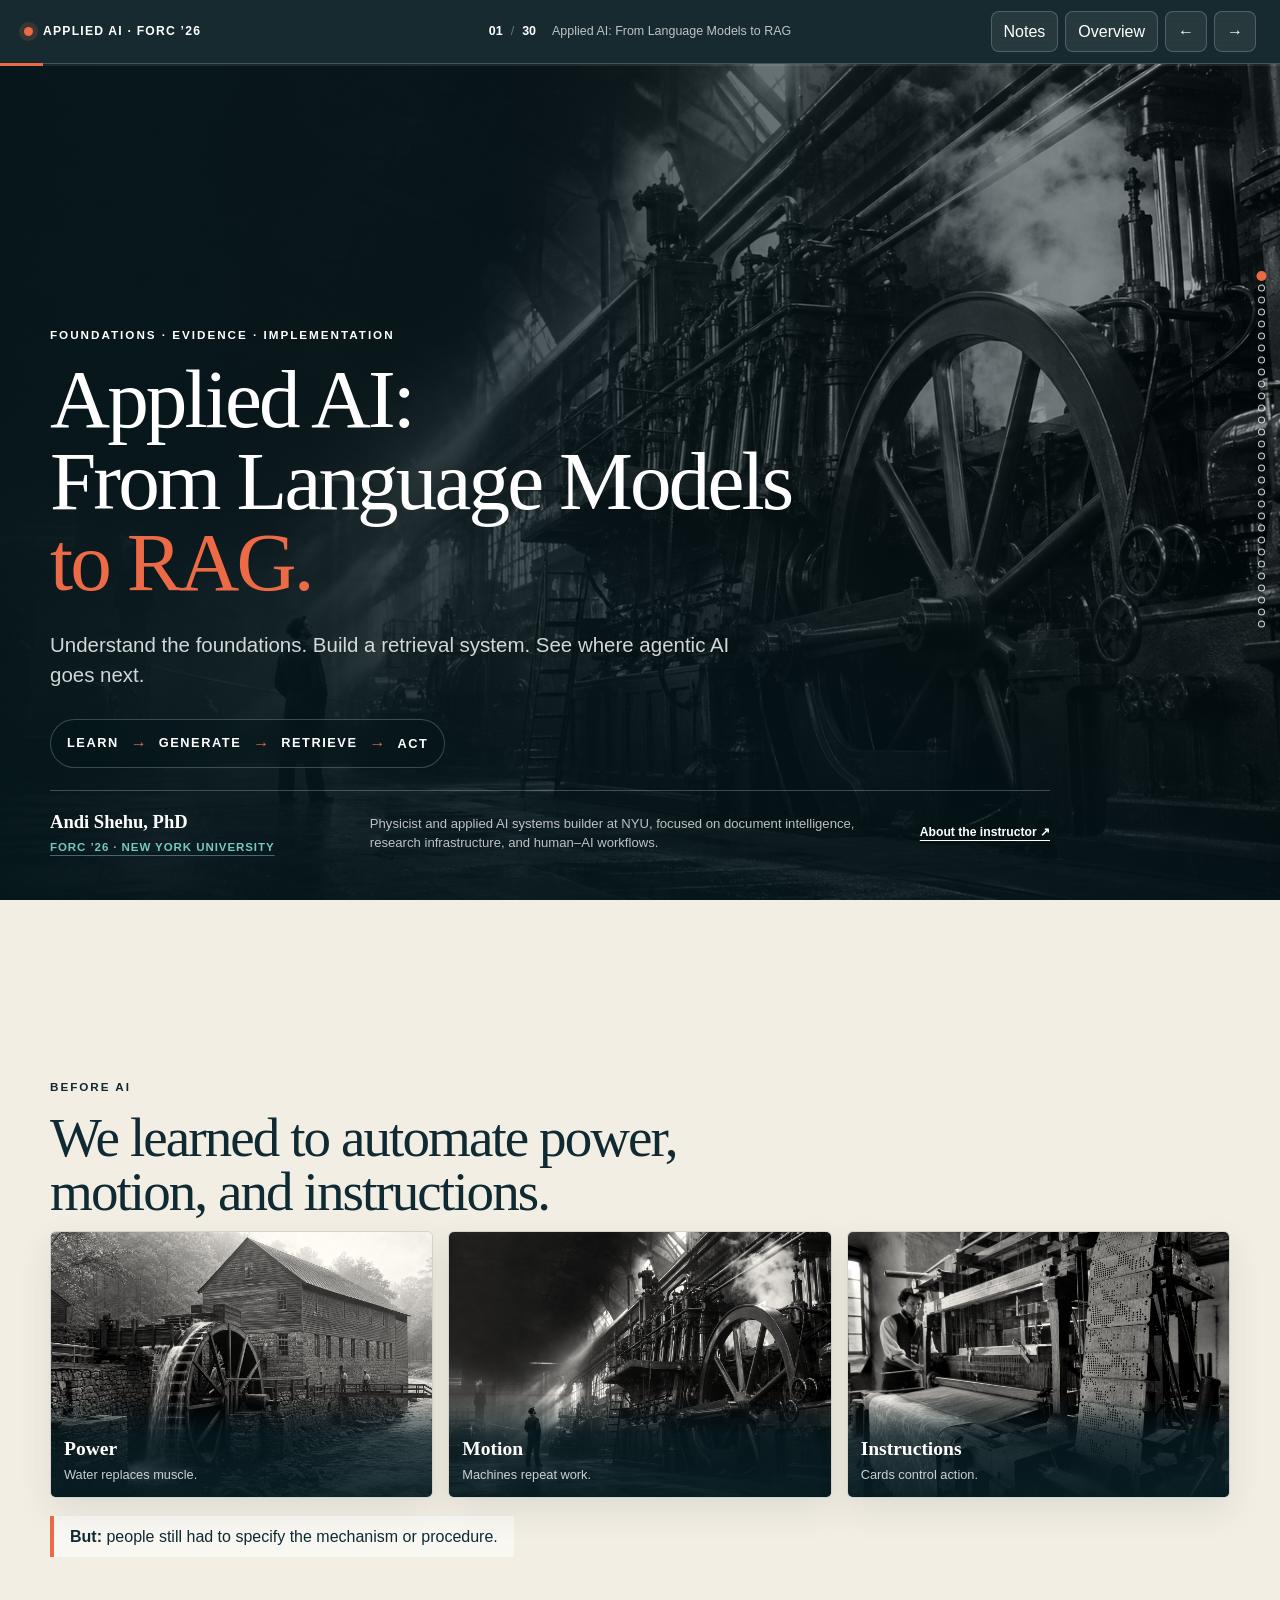
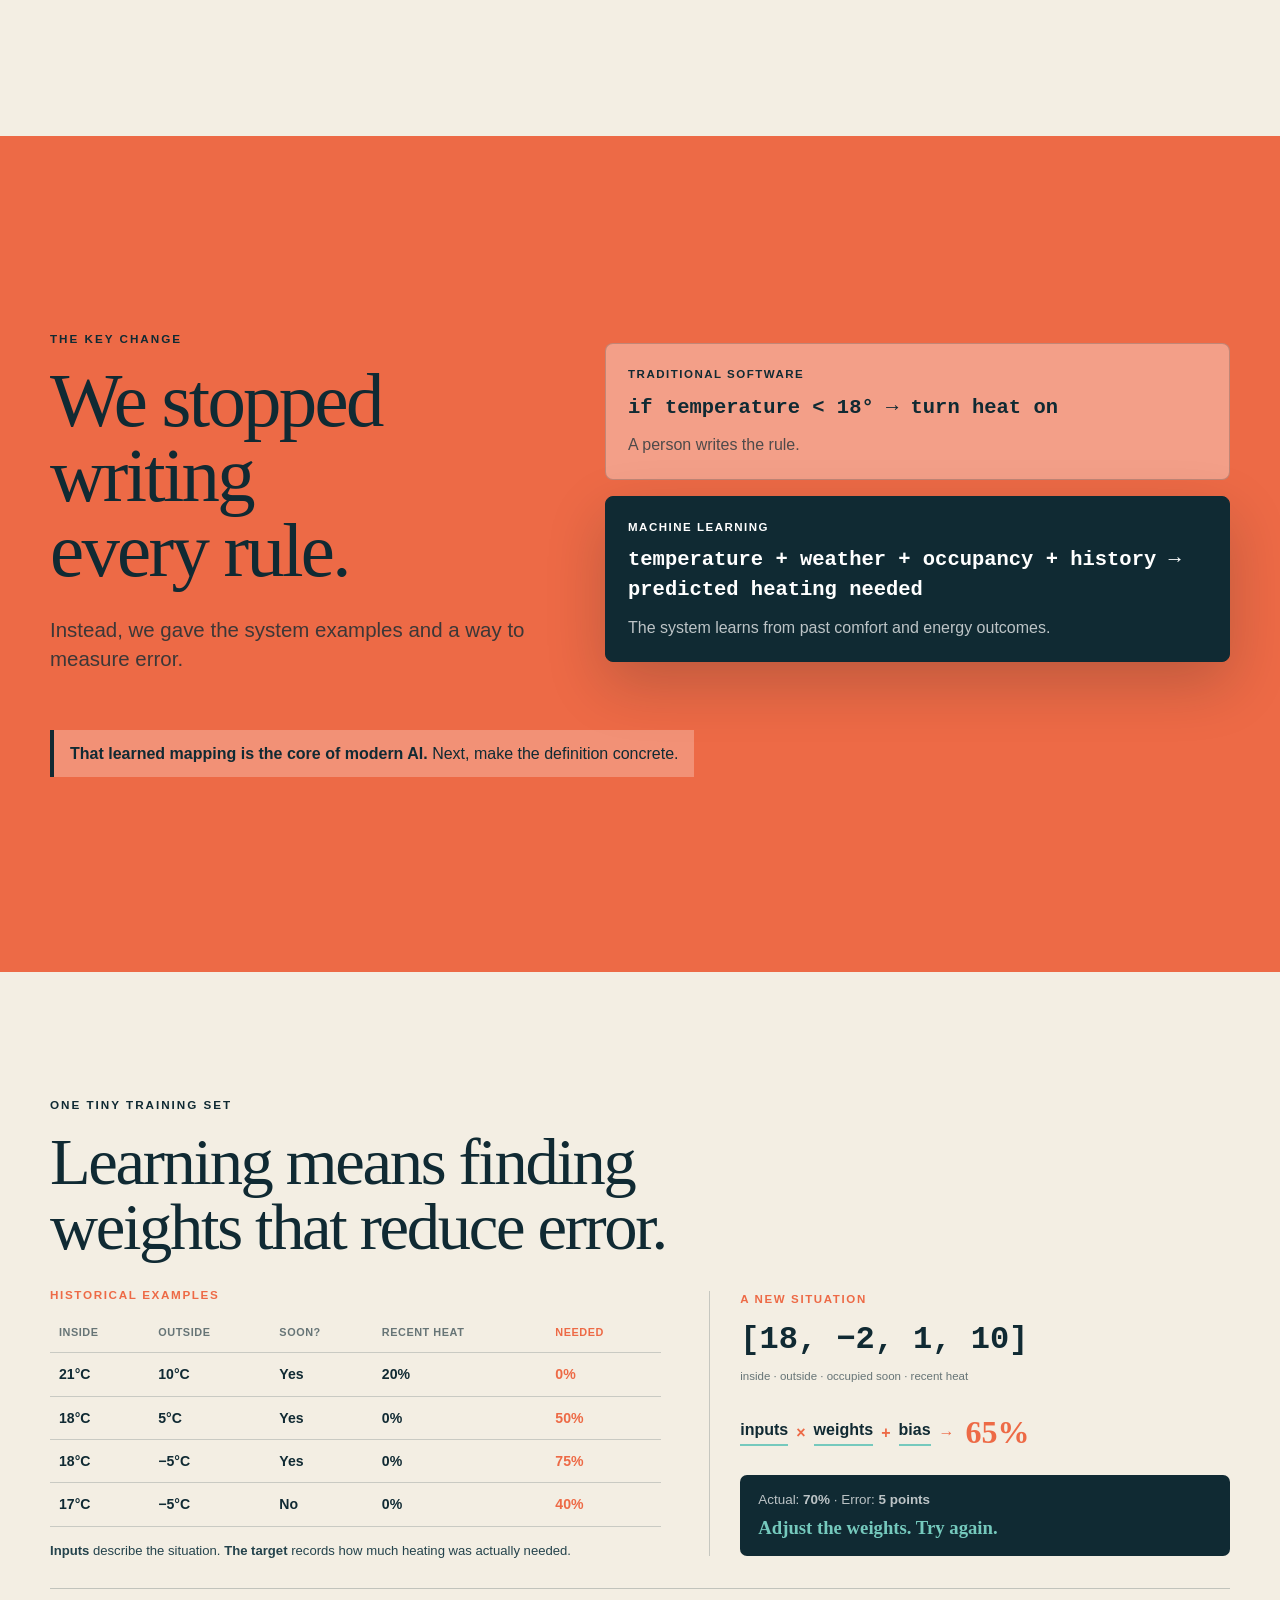
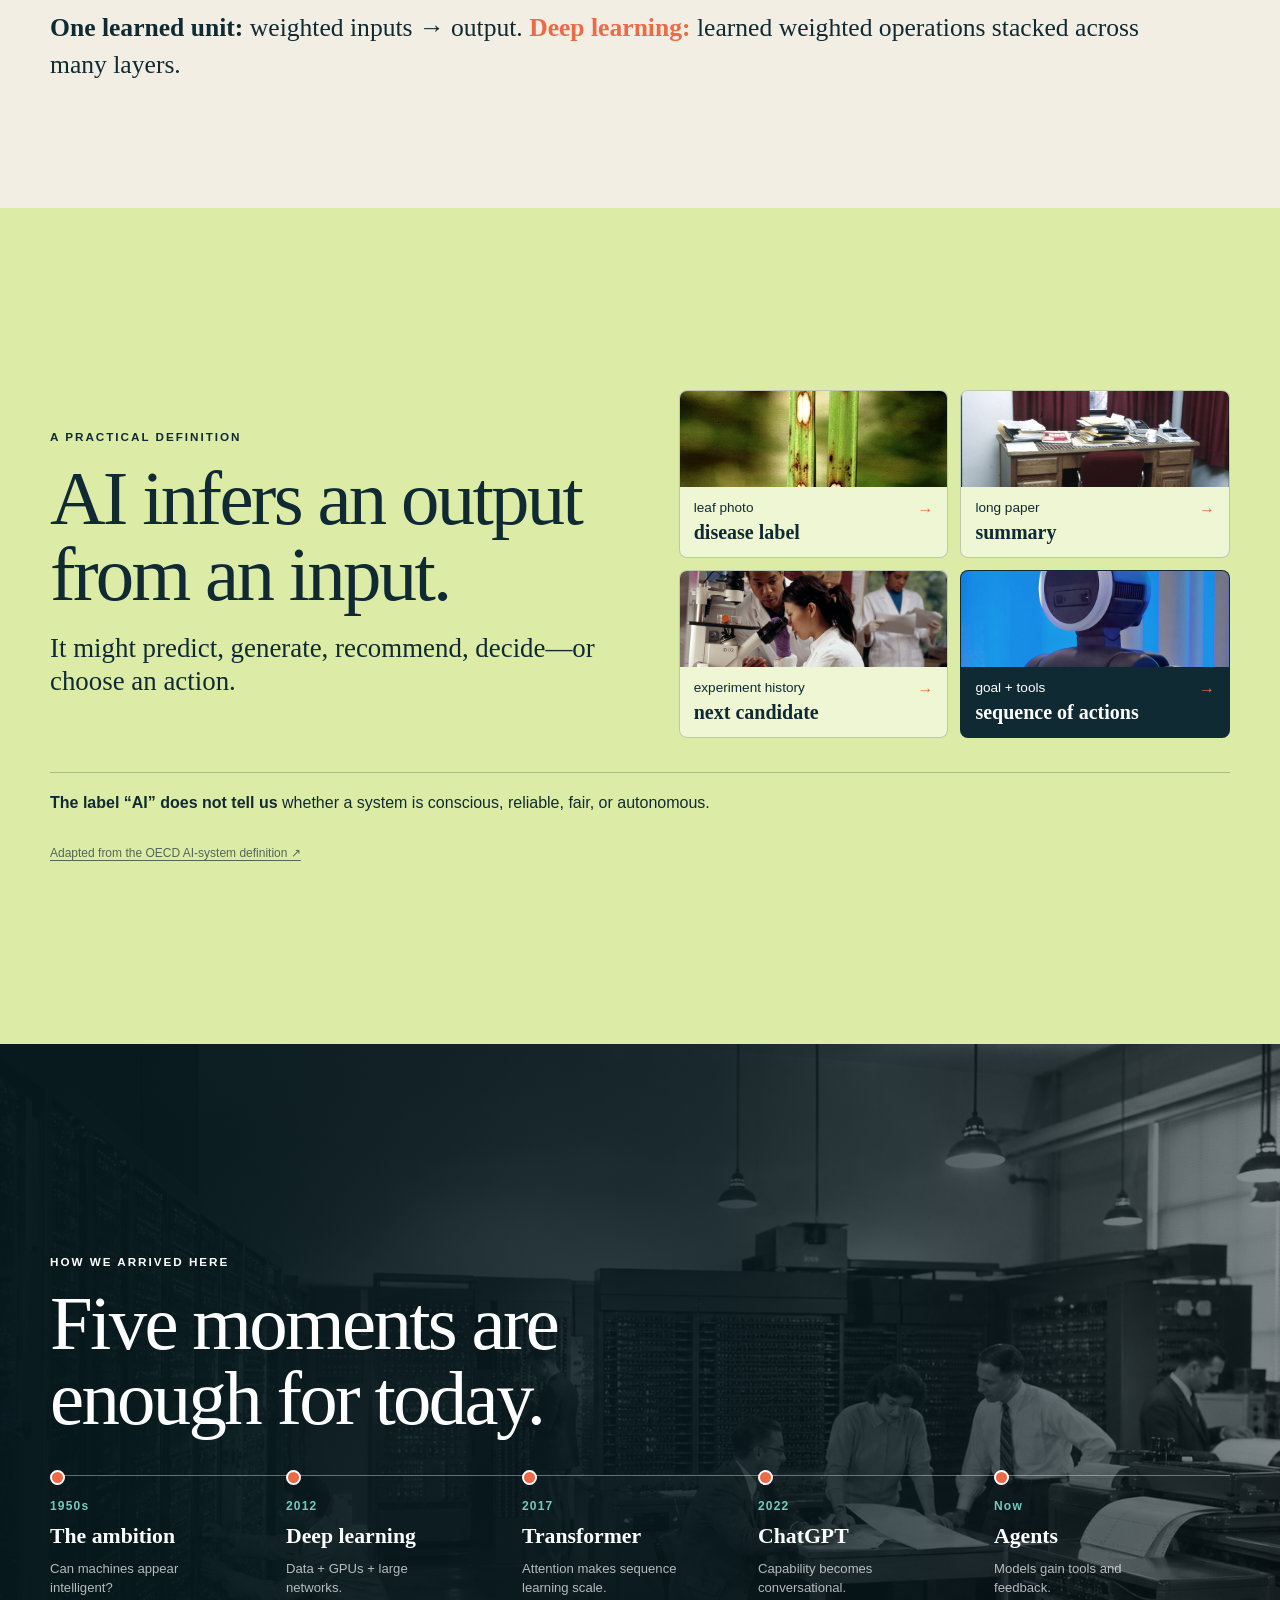
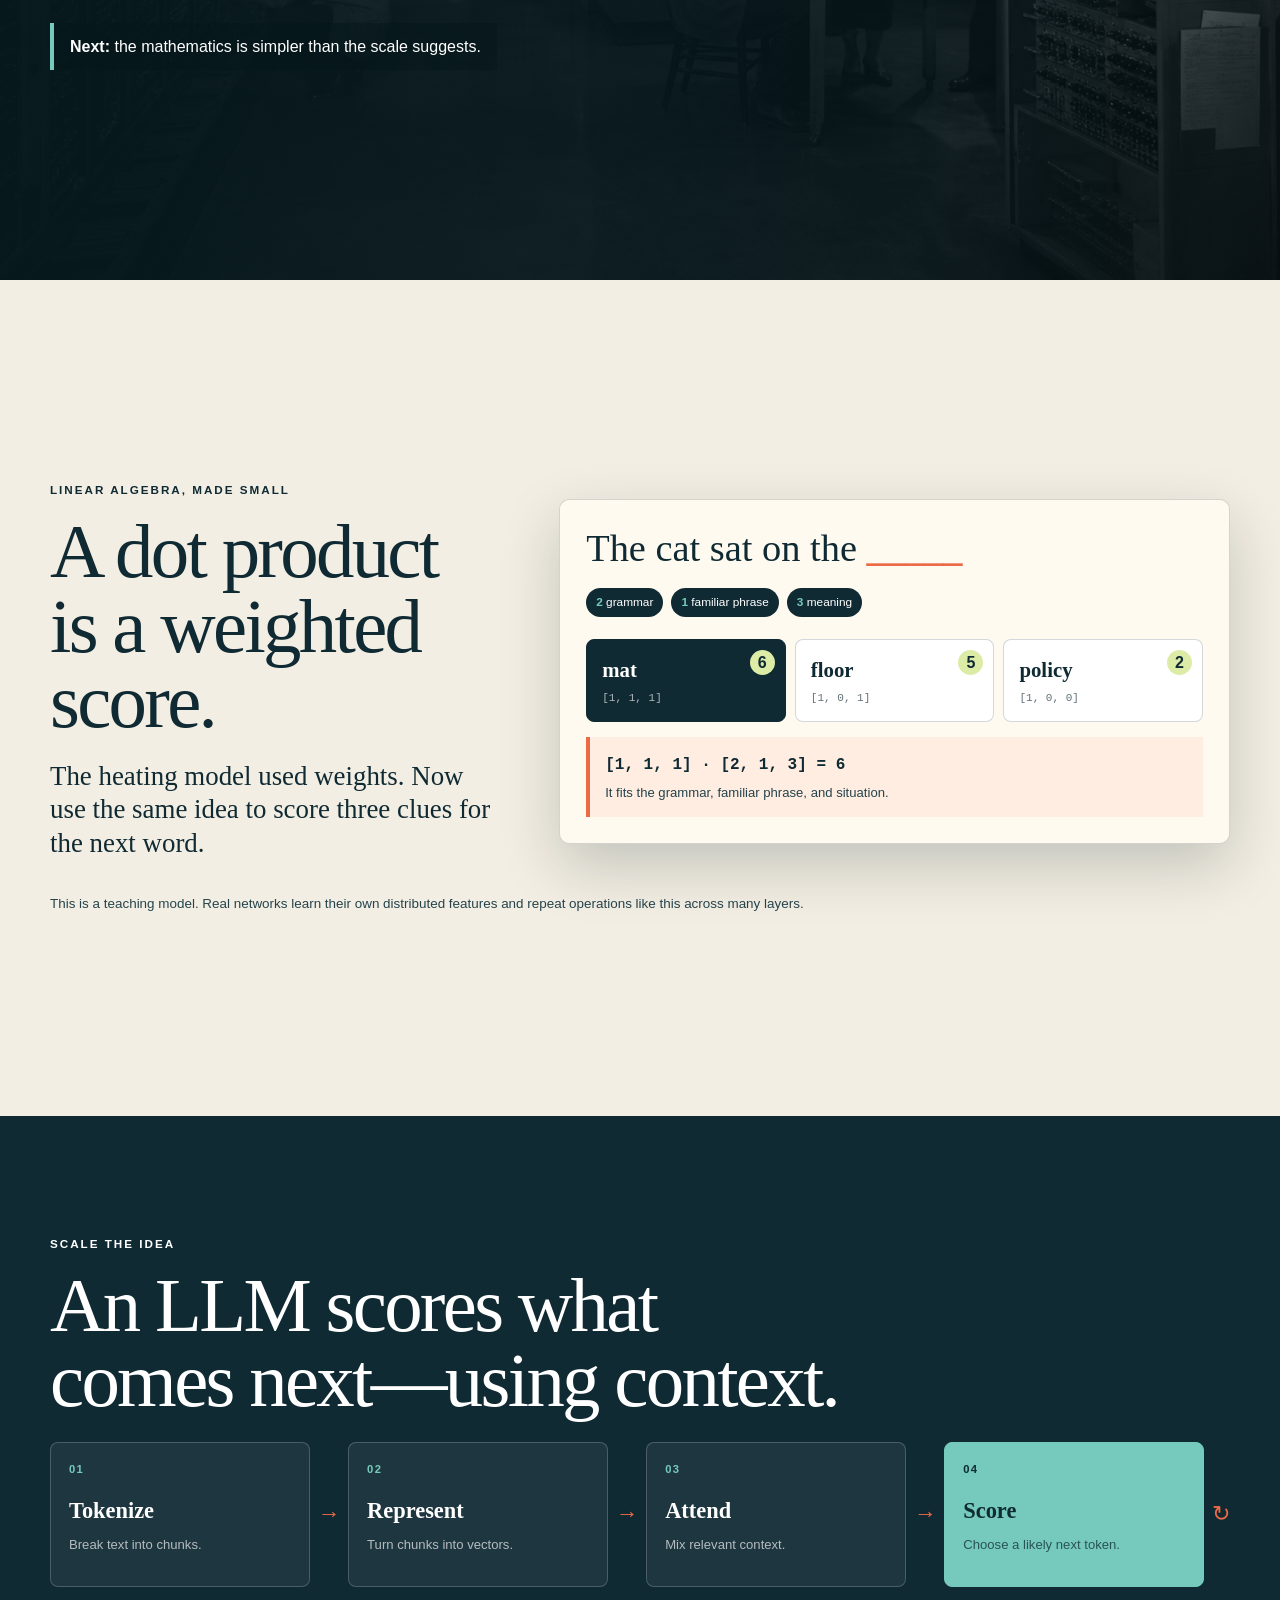
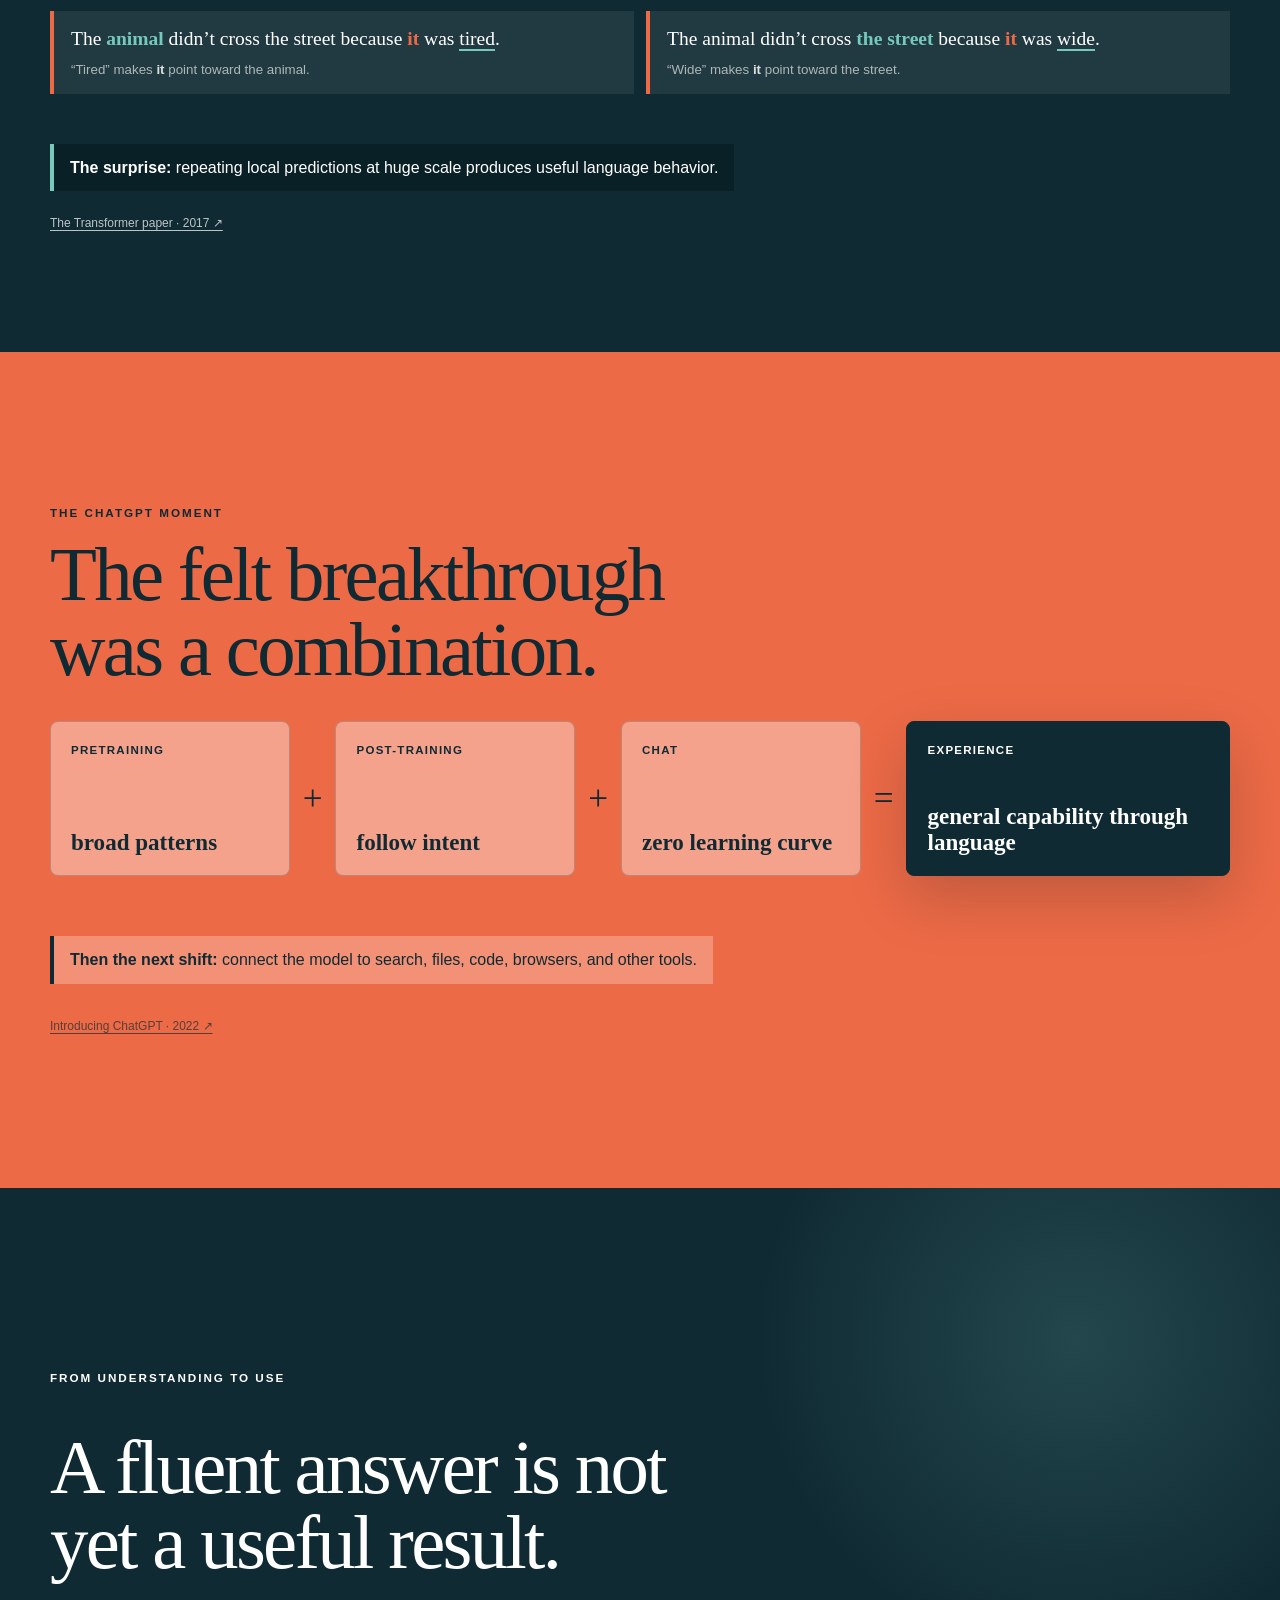
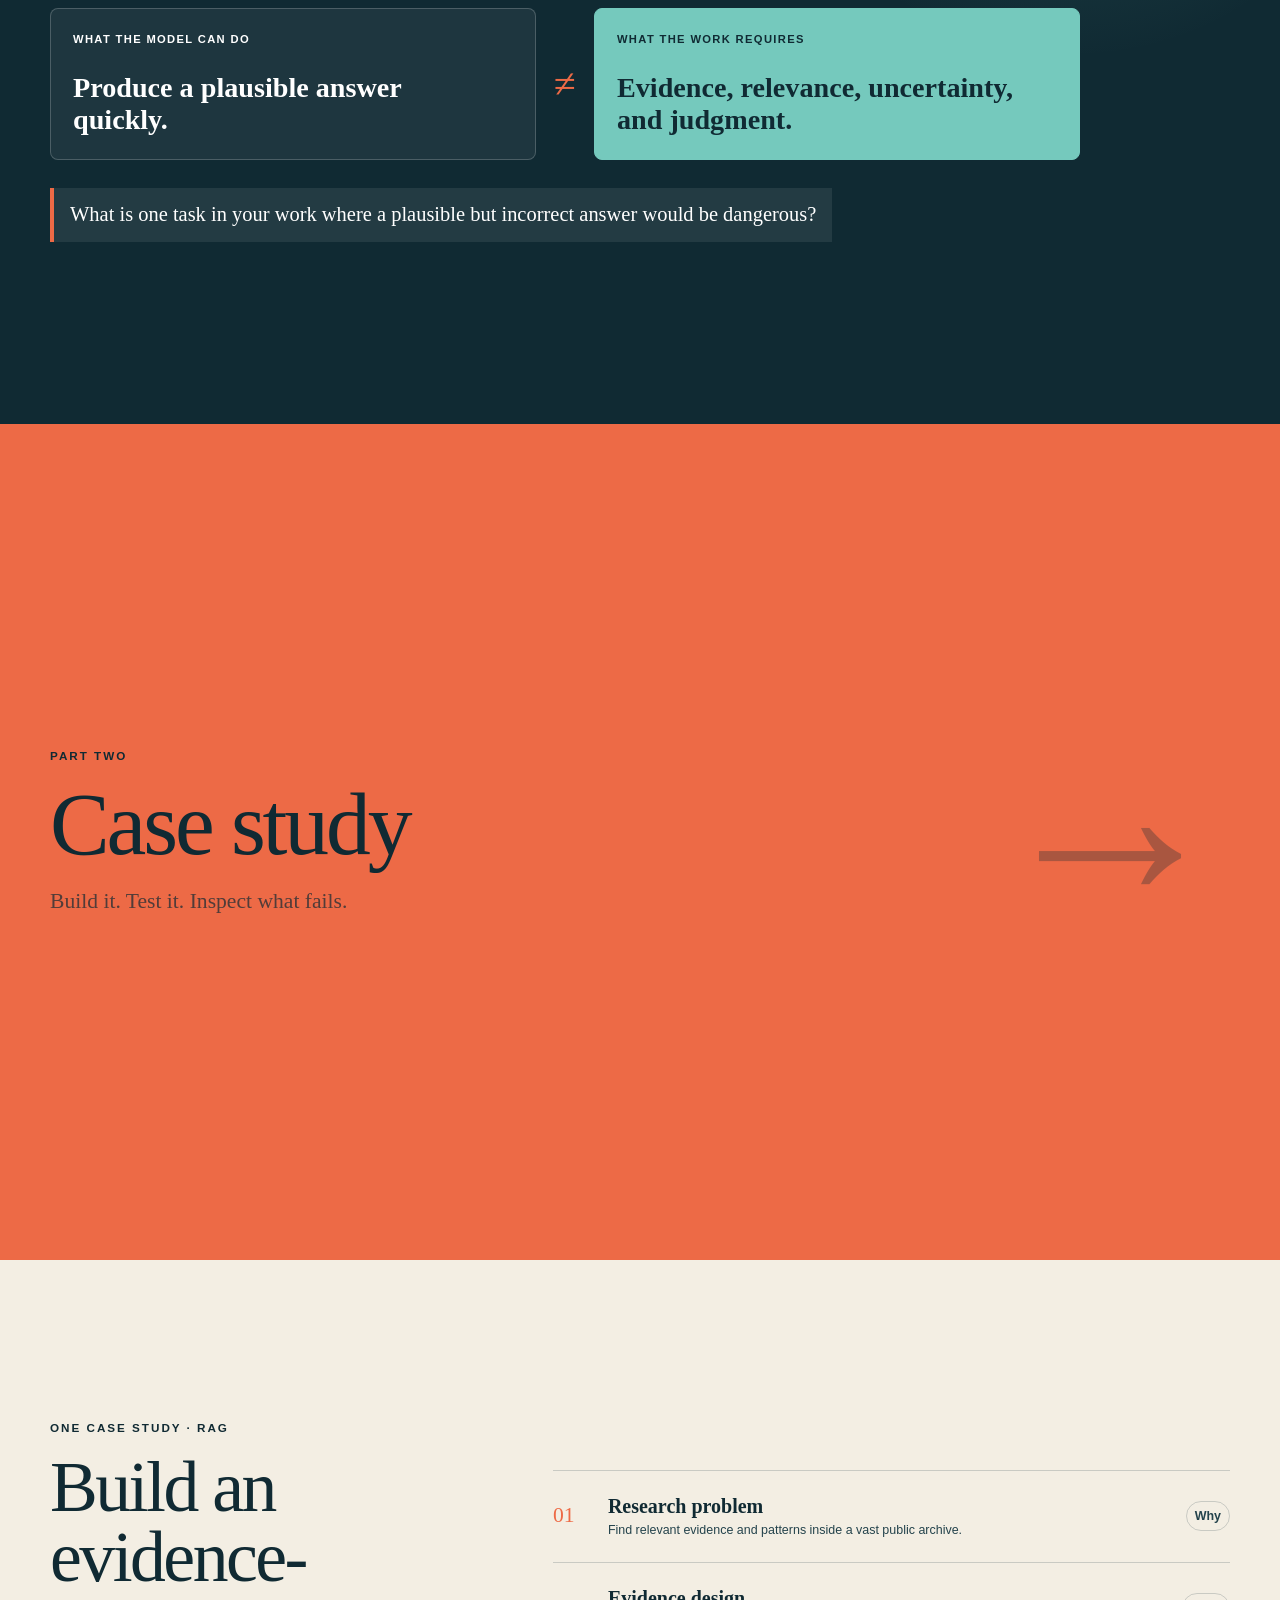
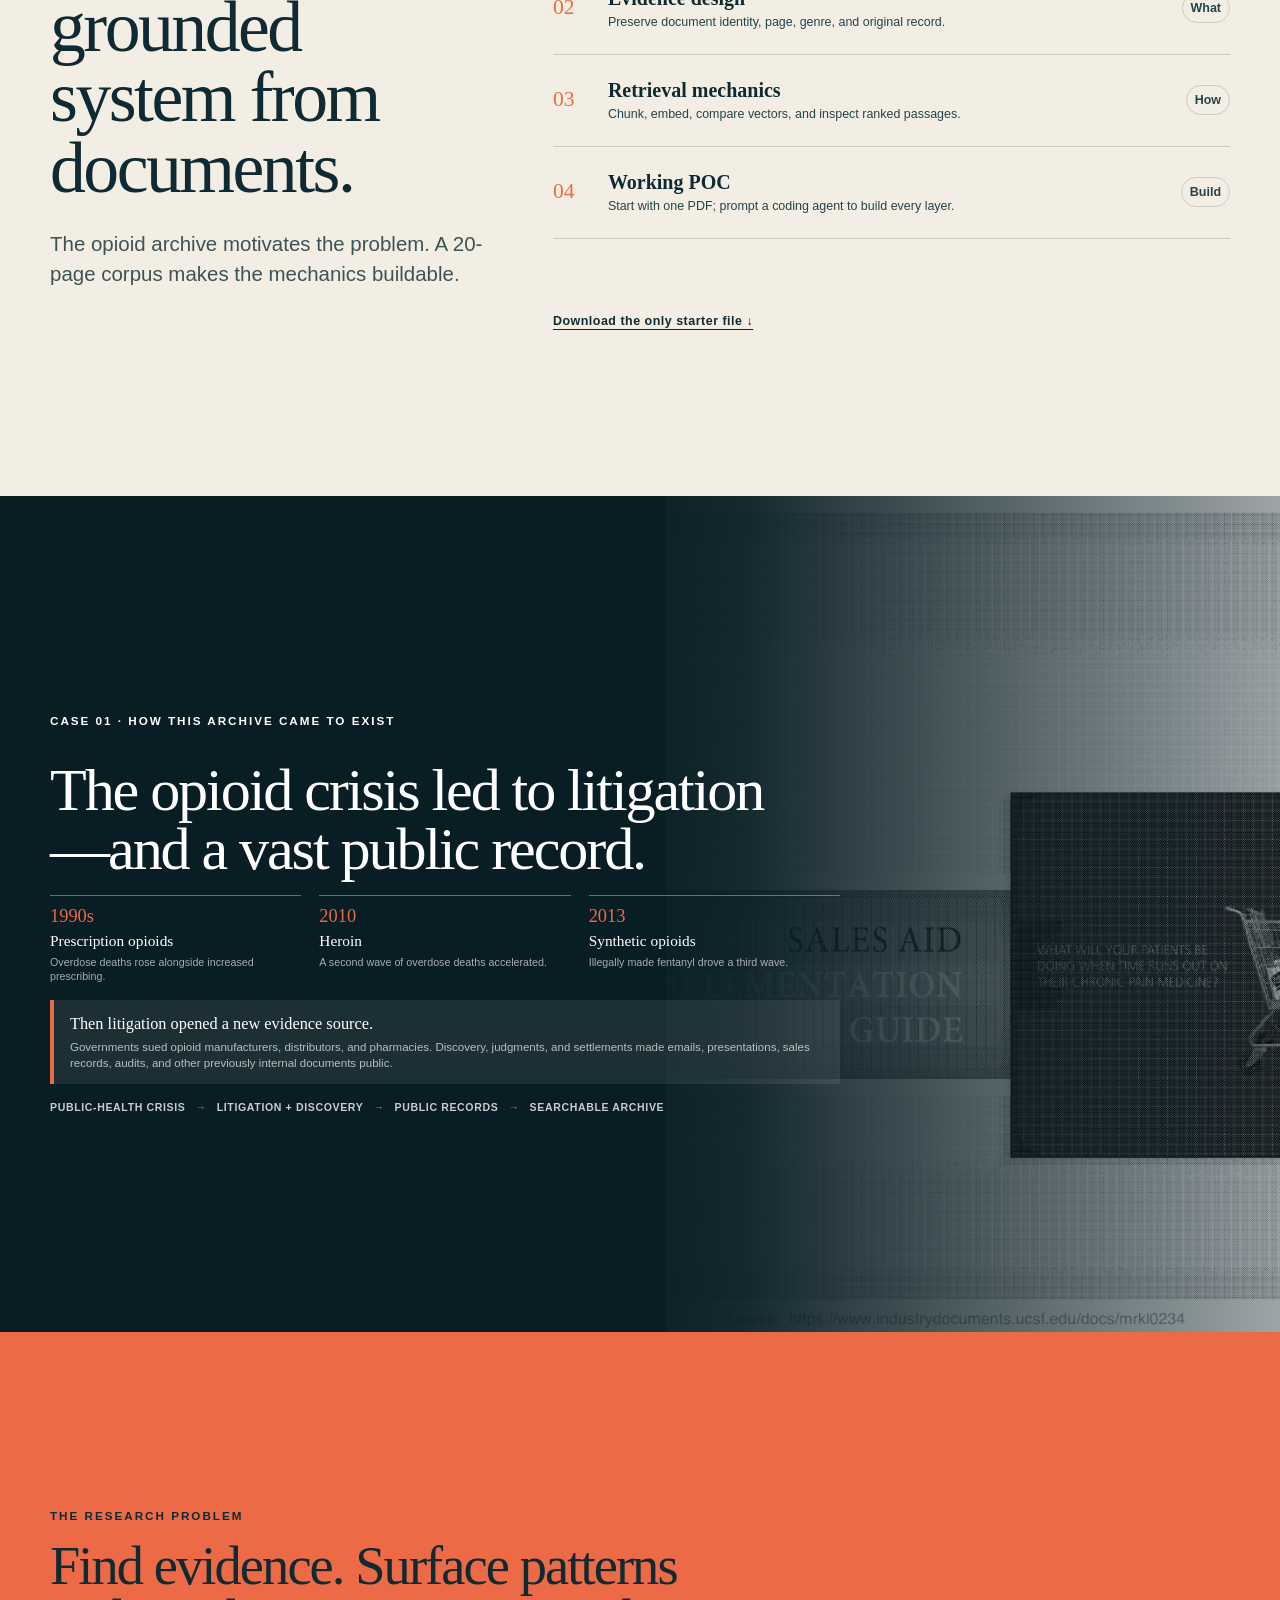
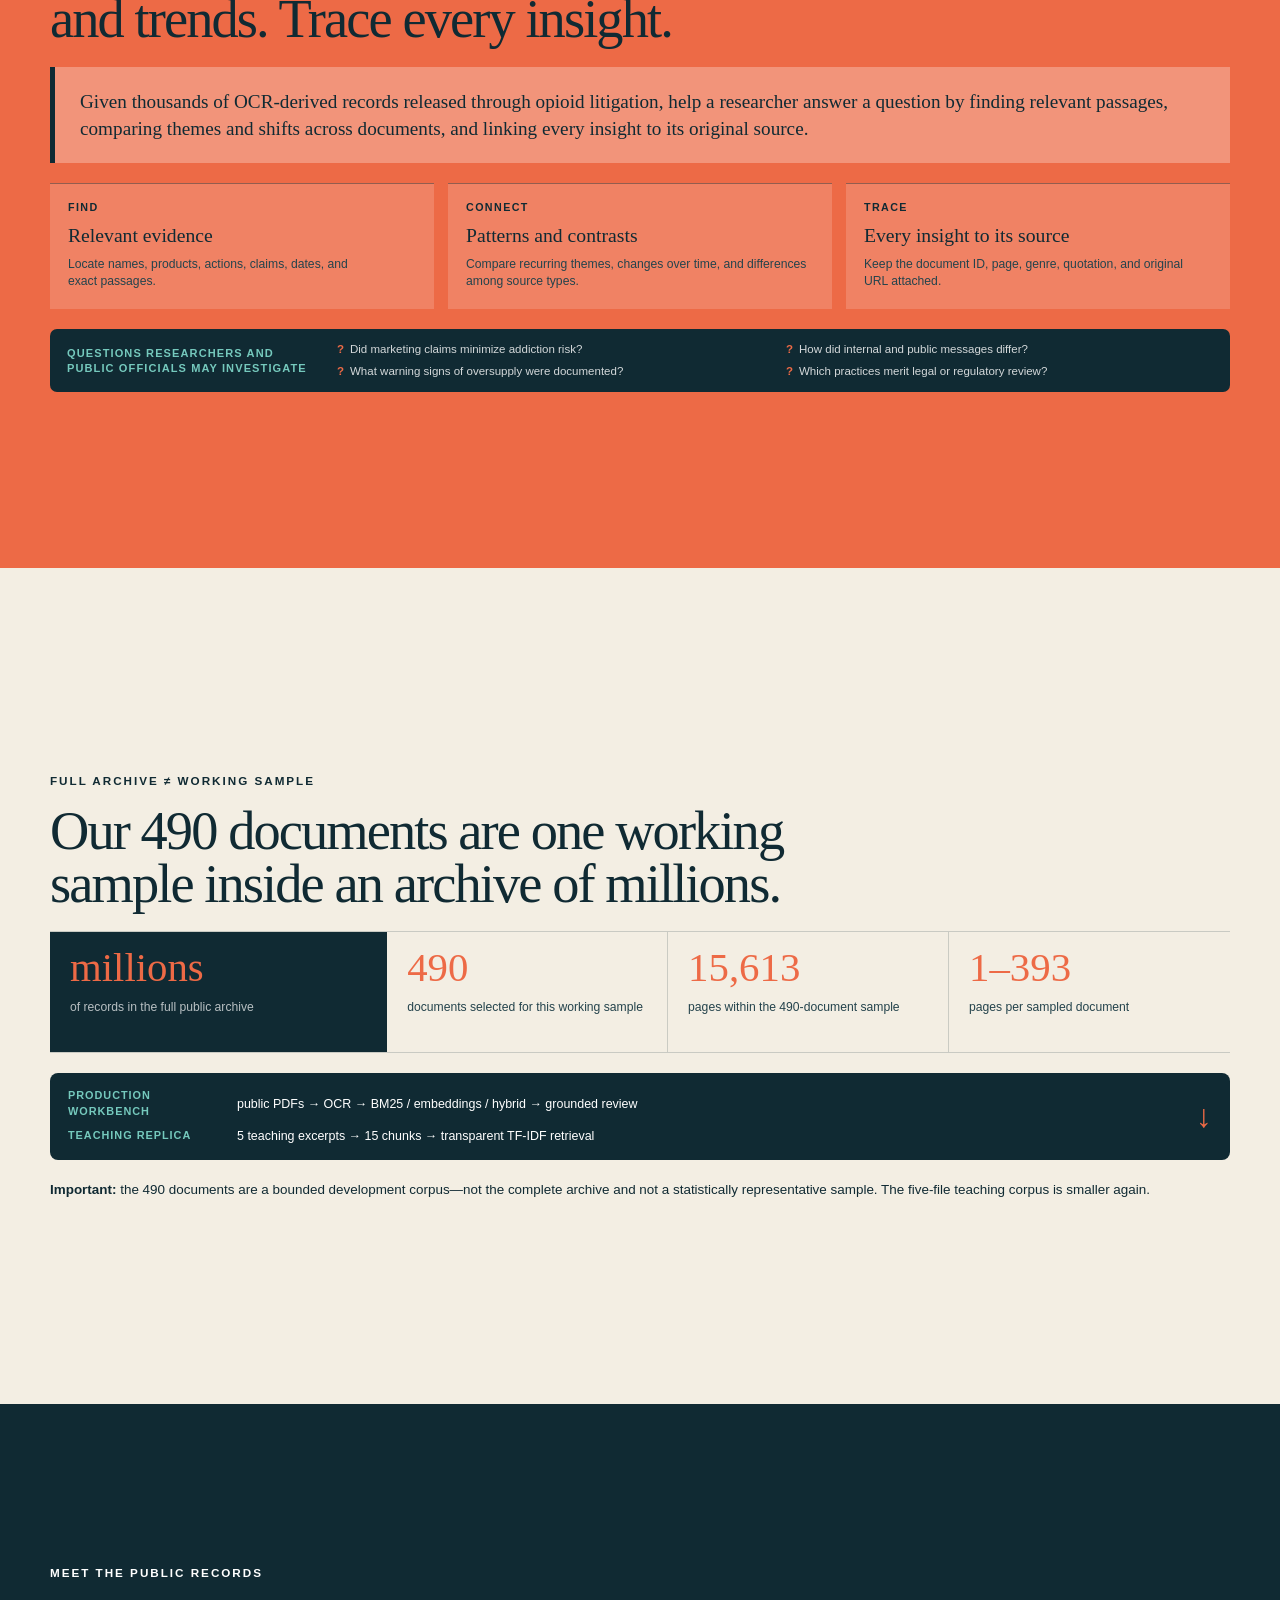
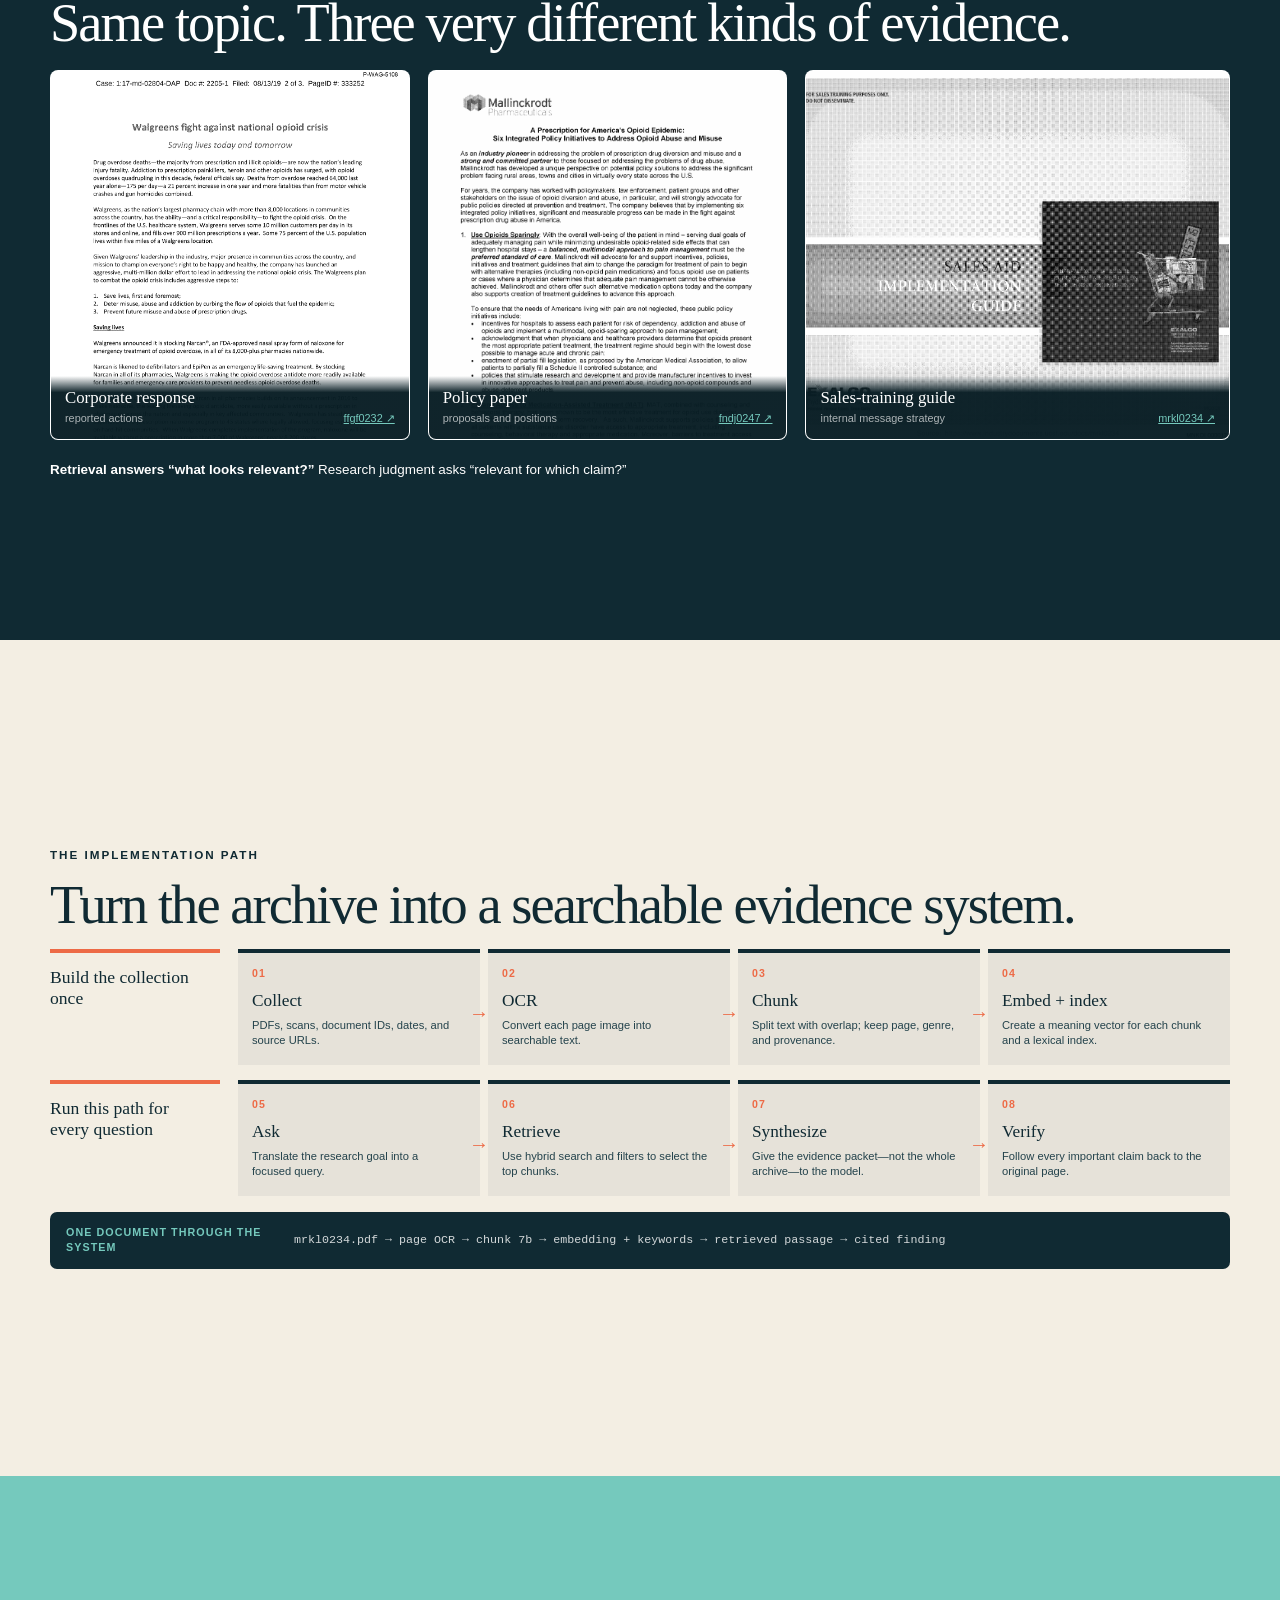
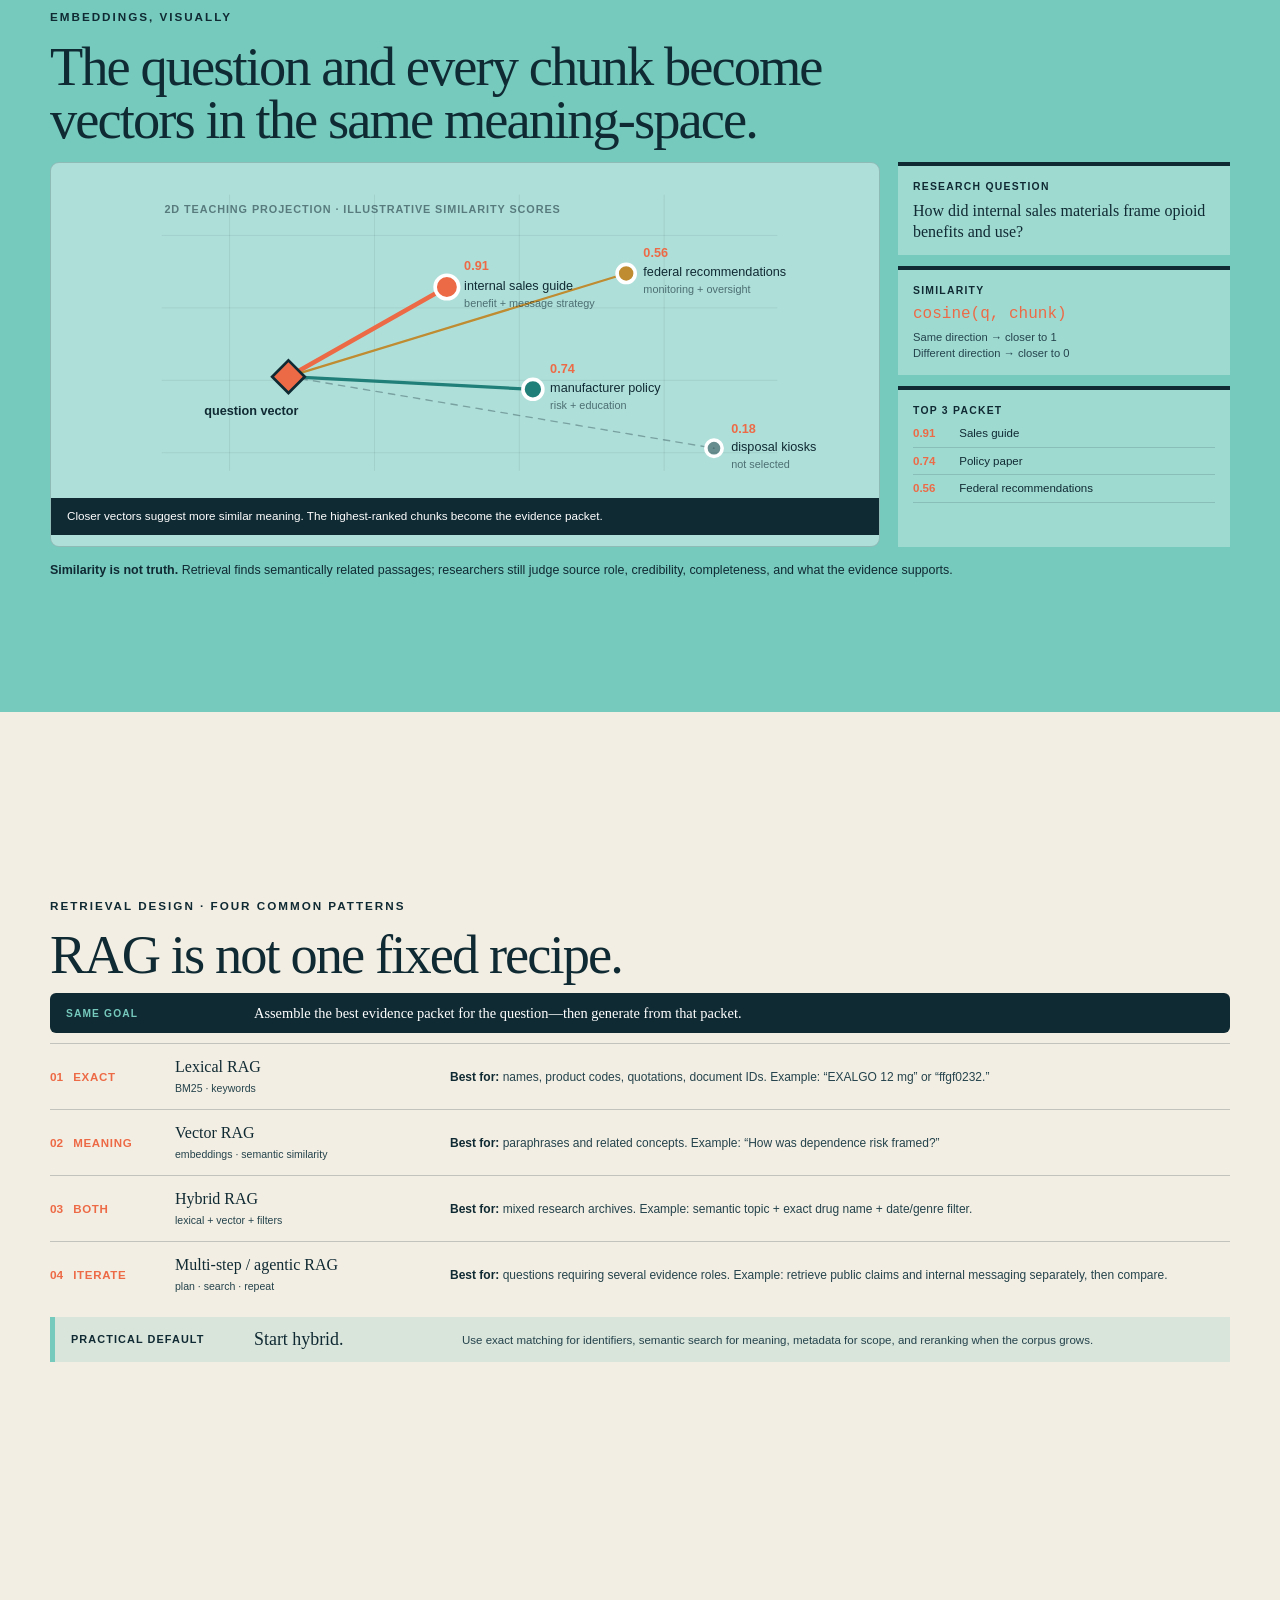
<file: story_deck/index.html>
<!doctype html>
<html lang="en">
<head>
  <meta charset="utf-8">
  <meta name="viewport" content="width=device-width, initial-scale=1">
  <meta name="description" content="An introduction to AI, language models, retrieval-augmented generation, and the future of agentic systems.">
  <meta name="theme-color" content="#102a33">
  <title>Applied AI: From Language Models to RAG</title>
  <link rel="stylesheet" href="styles.css?v=20260825-rag-public-render">
</head>
<body>
  <a class="skip-link" href="#slide-1">Skip to slides</a>

  <header class="chrome" aria-label="Presentation controls">
    <a class="brand" href="#slide-1"><span aria-hidden="true"></span>Applied AI · FORC ’26</a>
    <div class="position" aria-live="polite">
      <b id="currentSlide">01</b><i>/</i><b id="totalSlides">45</b>
      <span id="currentTitle">Applied AI: From Language Models to RAG</span>
    </div>
    <div class="controls">
      <button id="toggleNotes" type="button" aria-pressed="false">Notes</button>
      <button id="openOverview" type="button">Overview</button>
      <button id="previousSlide" type="button" aria-label="Previous slide">←</button>
      <button id="nextSlide" type="button" aria-label="Next slide">→</button>
    </div>
    <div class="progress" aria-hidden="true"><span id="progressBar"></span></div>
  </header>

  <nav class="dots" id="slideDots" aria-label="Slide navigation"></nav>

  <main class="deck">
    <section class="slide hero dark" id="slide-1" data-title="Applied AI: From Language Models to RAG" data-time="00:00–01:00" aria-labelledby="title-1">
      <img class="full-image" src="../assets/images/automation-machine-hall.jpg" alt="" width="1672" height="941" fetchpriority="high">
      <div class="image-shade" aria-hidden="true"></div>
      <div class="slide-content hero-content">
        <p class="eyebrow">Foundations · evidence · implementation</p>
        <h1 id="title-1">Applied AI:<br>From Language Models<br><em>to RAG.</em></h1>
        <p class="lead">Understand the foundations. Build a retrieval system. See where agentic AI goes next.</p>
        <div class="story-thread" aria-label="Story progression"><span>learn</span><i>→</i><span>generate</span><i>→</i><span>retrieve</span><i>→</i><span>act</span></div>
        <div class="instructor-context">
          <div>
            <strong>Andi Shehu, PhD</strong>
            <a class="course-link" href="https://sites.google.com/nyu.edu/forc-camp/home?authuser=0" target="_blank" rel="noreferrer">FORC ’26 · New York University</a>
          </div>
          <p>Physicist and applied AI systems builder at NYU, focused on document intelligence, research infrastructure, and human–AI workflows.</p>
          <a href="https://nyu-rts.github.io/andi-shehu-portfolio/" target="_blank" rel="noreferrer">About the instructor ↗</a>
        </div>
      </div>
      <aside class="speaker-notes" aria-label="Presenter notes for slide 1">
        <p class="notes-label">Presenter notes</p>
        <dl>
          <div><dt>Purpose</dt><dd>State the practical destination before introducing the foundations.</dd></div>
          <div><dt>Say</dt><dd>“We will begin with the basic ideas behind modern AI, then build a retrieval system that grounds model use in inspectable evidence, and close with what changes when models gain tools and feedback.”</dd></div>
          <div><dt>Ask</dt><dd>What is one decision or action you would—and would not—delegate to a machine?</dd></div>
          <div><dt>Transition</dt><dd>To understand what changed, begin with what machines were already doing long before AI.</dd></div>
          <div><dt>Sources</dt><dd><a href="https://nyu-rts.github.io/andi-shehu-portfolio/">Andi Shehu — NYU portfolio</a>; <a href="https://sites.google.com/nyu.edu/forc-camp/home?authuser=0">NYU FORC ’26 course site</a>; <a href="https://wasserman.nyu.edu/events/2026/08/25/foundations-of-research-computing-summer-camp/">NYU FORC Summer Camp 2026</a>.</dd></div>
        </dl>
      </aside>
    </section>

    <section class="slide paper history-slide" id="slide-2" data-title="Before AI" data-time="01:00–02:30" aria-labelledby="title-2">
      <div class="slide-content">
        <p class="eyebrow">Before AI</p>
        <h2 id="title-2">We learned to automate power, motion, and instructions.</h2>
        <div class="history-grid">
          <figure><img src="../assets/images/watermill.jpg" alt="A wooden waterwheel powering a mill" width="1536" height="1024" loading="lazy"><figcaption><strong>Power</strong><span>Water replaces muscle.</span></figcaption></figure>
          <figure><img src="../assets/images/automation-machine-hall.jpg" alt="A large steam engine in a machine hall" width="1672" height="941" loading="lazy"><figcaption><strong>Motion</strong><span>Machines repeat work.</span></figcaption></figure>
          <figure><img src="../assets/images/jacquard-loom.jpg" alt="A Jacquard loom controlled by punched cards" width="1536" height="1024" loading="lazy"><figcaption><strong>Instructions</strong><span>Cards control action.</span></figcaption></figure>
        </div>
        <p class="bridge"><b>But:</b> people still had to specify the mechanism or procedure.</p>
      </div>
      <aside class="speaker-notes" aria-label="Presenter notes for slide 2">
        <p class="notes-label">Presenter notes</p>
        <dl>
          <div><dt>Purpose</dt><dd>Place AI inside the longer history of automation without giving a long history lecture.</dd></div>
          <div><dt>Say</dt><dd>“The waterwheel automated power. Steam made motion portable. The loom is especially important: instructions began controlling a machine.”</dd></div>
          <div><dt>Why it matters</dt><dd>AI is not the first automation wave. The new part is how instructions are produced.</dd></div>
          <div><dt>Transition</dt><dd>Traditional machines and software follow procedures. Machine learning changes where the procedure comes from.</dd></div>
        </dl>
      </aside>
    </section>

    <section class="slide coral" id="slide-3" data-title="The key change" data-time="02:30–03:30" aria-labelledby="title-3">
      <div class="slide-content split-heading">
        <div>
          <p class="eyebrow">The key change</p>
          <h2 id="title-3">We stopped writing every rule.</h2>
          <p class="lead dark-lead">Instead, we gave the system examples and a way to measure error.</p>
        </div>
        <div class="rule-compare">
          <article><span>Traditional software</span><code>if temperature &lt; 18° → turn heat on</code><p>A person writes the rule.</p></article>
          <article class="learned"><span>Machine learning</span><code>temperature + weather + occupancy + history → predicted heating needed</code><p>The system learns from past comfort and energy outcomes.</p></article>
        </div>
        <p class="bridge dark-bridge"><b>That learned mapping is the core of modern AI.</b> Next, make the definition concrete.</p>
      </div>
      <aside class="speaker-notes" aria-label="Presenter notes for slide 3">
        <p class="notes-label">Presenter notes</p>
        <dl>
          <div><dt>Purpose</dt><dd>Establish the central distinction before introducing technical terms.</dd></div>
          <div><dt>Say</dt><dd>“Both systems control heat. On the left, a person chooses one threshold. On the right, a model learns how much heating is needed from temperature, weather, occupancy, and the building’s recent behavior.”</dd></div>
          <div><dt>Example</dt><dd>When it is 17°C indoors, −5°C outside, and the room will be occupied soon, the model predicts how much heating can reach comfort without wasting energy. It learns from historical inputs and measured outcomes.</dd></div>
          <div><dt>Important nuance</dt><dd>Learned does not automatically mean better. If weather, occupancy, or the building changes, the learned relationship may fail.</dd></div>
          <div><dt>Transition</dt><dd>If AI is a learned mapping, what kinds of inputs and outputs can it connect?</dd></div>
        </dl>
      </aside>
    </section>

    <section class="slide paper training-slide" id="slide-3-training" data-title="How learning changes weights" data-time="03:30–05:30" aria-labelledby="title-3-training">
      <div class="slide-content training-layout">
        <div class="training-heading">
          <p class="eyebrow">One tiny training set</p>
          <h2 id="title-3-training">Learning means finding weights that reduce error.</h2>
        </div>
        <div class="toy-data">
          <table>
            <caption>Historical examples</caption>
            <thead><tr><th>Inside</th><th>Outside</th><th>Soon?</th><th>Recent heat</th><th>Needed</th></tr></thead>
            <tbody>
              <tr><td>21°C</td><td>10°C</td><td>Yes</td><td>20%</td><td>0%</td></tr>
              <tr><td>18°C</td><td>5°C</td><td>Yes</td><td>0%</td><td>50%</td></tr>
              <tr><td>18°C</td><td>−5°C</td><td>Yes</td><td>0%</td><td>75%</td></tr>
              <tr><td>17°C</td><td>−5°C</td><td>No</td><td>0%</td><td>40%</td></tr>
            </tbody>
          </table>
          <p><span>Inputs</span> describe the situation. <b>The target</b> records how much heating was actually needed.</p>
        </div>
        <div class="learning-example">
          <p class="case-label">A new situation</p>
          <code class="input-vector">[18, −2, 1, 10]</code>
          <small>inside · outside · occupied soon · recent heat</small>
          <div class="weight-equation" aria-label="Inputs multiplied by learned weights plus a bias produce a prediction of 65 percent">
            <span>inputs</span><i>×</i><span>weights</span><i>+</i><span>bias</span><i>→</i><strong>65%</strong>
          </div>
          <div class="error-update"><p>Actual: <b>70%</b> · Error: <b>5 points</b></p><strong>Adjust the weights. Try again.</strong></div>
        </div>
        <p class="deep-learning-bridge"><b>One learned unit:</b> weighted inputs → output. <b>Deep learning:</b> learned weighted operations stacked across many layers.</p>
      </div>
      <aside class="speaker-notes" aria-label="Presenter notes for slide 4">
        <p class="notes-label">Presenter notes</p>
        <dl>
          <div><dt>Purpose</dt><dd>Show what “learning from examples” means before introducing linear algebra or neural-network vocabulary.</dd></div>
          <div><dt>Say</dt><dd>“Each row is a past situation. The first four columns are inputs; the last is the target. The model starts with imperfect weights, makes a prediction, measures the error, and adjusts the weights.”</dd></div>
          <div><dt>Walk through</dt><dd>Encode occupied soon as 1. For the new case, the current weights predict 65% heating. The observed requirement is 70%, so the error is five percentage points.</dd></div>
          <div><dt>Connect to deep learning</dt><dd>One unit combines weighted inputs. A neural network connects many units and adds nonlinear transformations. “Deep” means that representations pass through many learned layers.</dd></div>
          <div><dt>Important nuance</dt><dd>Four rows cannot train a useful building system. These are course-authored teaching data; a real model would need many observations, careful validation, and monitoring when conditions change.</dd></div>
          <div><dt>Transition</dt><dd>This is one kind of AI inference. Zoom back out and define the broader category before returning to the math.</dd></div>
        </dl>
      </aside>
    </section>

    <section class="slide lime" id="slide-4" data-title="What is AI?" data-time="05:30–06:30" aria-labelledby="title-4">
      <div class="slide-content definition-layout">
        <div>
          <p class="eyebrow">A practical definition</p>
          <h2 id="title-4">AI infers an output from an input.</h2>
          <p class="definition">It might predict, generate, recommend, decide—or choose an action.</p>
        </div>
        <div class="example-grid">
          <article class="leaf-example"><img src="../assets/images/example-leaf-disease.jpg" alt="Rice leaves showing distinct fungal lesions" width="515" height="767" loading="lazy"><div><span>leaf photo</span><i>→</i><strong>disease label</strong></div></article>
          <article class="paper-example"><img src="../assets/images/example-long-paper.jpg" alt="A desk covered with stacks of papers and folders" width="3250" height="2184" loading="lazy"><div><span>long paper</span><i>→</i><strong>summary</strong></div></article>
          <article class="lab-example"><img src="../assets/images/example-lab-research.jpg" alt="Researchers examining a sample through a laboratory microscope" width="3000" height="2460" loading="lazy"><div><span>experiment history</span><i>→</i><strong>next candidate</strong></div></article>
          <article class="agent-example robot-example"><img src="../assets/images/example-tool-robot.jpg" alt="A real Boston Dynamics Atlas humanoid robot" width="4000" height="3000" loading="lazy"><div><span>goal + tools</span><i>→</i><strong>sequence of actions</strong></div></article>
        </div>
        <p class="boundary"><b>The label “AI” does not tell us</b> whether a system is conscious, reliable, fair, or autonomous.</p>
        <a class="source" href="https://www.oecd.org/en/publications/explanatory-memorandum-on-the-updated-oecd-definition-of-an-ai-system_623da898-en.html" target="_blank" rel="noreferrer">Adapted from the OECD AI-system definition ↗</a>
      </div>
      <aside class="speaker-notes" aria-label="Presenter notes for slide 5">
        <p class="notes-label">Presenter notes</p>
        <dl>
          <div><dt>Purpose</dt><dd>Replace a philosophical definition with a functional one everyone can reuse.</dd></div>
          <div><dt>Say</dt><dd>“Ask four questions: what enters, what is inferred, what comes out, and what can that output affect?”</dd></div>
          <div><dt>Why it matters</dt><dd>The same definition covers classifiers, generative AI, recommendations, and agents without pretending they are identical.</dd></div>
          <div><dt>Transition</dt><dd>Modern generative AI became possible through a small number of important milestones.</dd></div>
          <div><dt>Sources</dt><dd>Images: <a href="https://commons.wikimedia.org/wiki/File:5390552-WEB.jpg">rice leaf lesions · Donald Groth/LSU AgCenter · CC BY 3.0 US</a>; <a href="https://commons.wikimedia.org/wiki/File:Office_desk_with_papers_-_DPLA_-_bacc10bd7825152341818a63e9628905.jpg">office desk with papers · Columbus Metropolitan Library</a>; <a href="https://commons.wikimedia.org/wiki/File:Researchers_in_laboratory_(1).jpg">NCI laboratory · Rhoda Baer · public domain</a>; <a href="https://commons.wikimedia.org/wiki/File:Boston_Dynamics_Atlas_(4).jpg">Atlas at Hyundai Motorstudio · Damian B Oh · CC BY-SA 4.0</a>.</dd></div>
        </dl>
      </aside>
    </section>

    <section class="slide paper timeline-slide" id="slide-5" data-title="How we arrived here" data-time="06:30–08:00" aria-labelledby="title-5">
      <img class="timeline-photo" src="../assets/images/early-computing-lab.jpg" alt="Researchers working around an early room-sized computer" width="1672" height="941" loading="lazy">
      <div class="timeline-shade" aria-hidden="true"></div>
      <div class="slide-content timeline-content">
        <p class="eyebrow">How we arrived here</p>
        <h2 id="title-5">Five moments are enough for today.</h2>
        <ol class="milestones">
          <li><time>1950s</time><strong>The ambition</strong><span>Can machines appear intelligent?</span></li>
          <li><time>2012</time><strong>Deep learning</strong><span>Data + GPUs + large networks.</span></li>
          <li><time>2017</time><strong>Transformer</strong><span>Attention makes sequence learning scale.</span></li>
          <li><time>2022</time><strong>ChatGPT</strong><span>Capability becomes conversational.</span></li>
          <li><time>Now</time><strong>Agents</strong><span>Models gain tools and feedback.</span></li>
        </ol>
        <p class="bridge light-bridge"><b>Next:</b> the mathematics is simpler than the scale suggests.</p>
      </div>
      <aside class="speaker-notes" aria-label="Presenter notes for slide 6">
        <p class="notes-label">Presenter notes</p>
        <dl>
          <div><dt>Purpose</dt><dd>Give historical orientation without creating a disconnected chronology.</dd></div>
          <div><dt>Say</dt><dd>“The ambition is old. Deep learning supplied representations, the Transformer supplied a scalable language architecture, ChatGPT supplied an interface, and agents supply action.”</dd></div>
          <div><dt>Do not dwell on</dt><dd>Names, benchmark scores, or every AI winter. Offer those only if questions arise.</dd></div>
          <div><dt>Transition</dt><dd>Before language models, show the smallest possible learned scoring operation.</dd></div>
        </dl>
      </aside>
    </section>

    <section class="slide paper" id="slide-6" data-title="The math in one example" data-time="08:00–10:00" aria-labelledby="title-6">
      <div class="slide-content math-layout">
        <div>
          <p class="eyebrow">Linear algebra, made small</p>
          <h2 id="title-6">A dot product is a weighted score.</h2>
          <p class="lead-small">The heating model used weights. Now use the same idea to score three clues for the next word.</p>
        </div>
        <div class="toy-board">
          <p class="sentence">The cat sat on the <b>_____</b></p>
          <div class="weights"><span><b>2</b> grammar</span><span><b>1</b> familiar phrase</span><span><b>3</b> meaning</span></div>
          <div class="candidates" role="group" aria-label="Choose a candidate word">
            <button type="button" data-score data-word="mat" data-vector="[1, 1, 1]" data-score-value="6" data-explanation="It fits the grammar, familiar phrase, and situation." aria-pressed="true"><strong>mat</strong><code>[1, 1, 1]</code><span>6</span></button>
            <button type="button" data-score data-word="floor" data-vector="[1, 0, 1]" data-score-value="5" data-explanation="It is grammatical and sensible, but the phrase is less expected." aria-pressed="false"><strong>floor</strong><code>[1, 0, 1]</code><span>5</span></button>
            <button type="button" data-score data-word="policy" data-vector="[1, 0, 0]" data-score-value="2" data-explanation="It can follow “the,” but does not fit the phrase or situation." aria-pressed="false"><strong>policy</strong><code>[1, 0, 0]</code><span>2</span></button>
          </div>
          <div class="calculation"><code id="scoreFormula">[1, 1, 1] · [2, 1, 3] = 6</code><p id="scoreExplanation">It fits the grammar, familiar phrase, and situation.</p></div>
        </div>
        <p class="caveat">This is a teaching model. Real networks learn their own distributed features and repeat operations like this across many layers.</p>
      </div>
      <aside class="speaker-notes" aria-label="Presenter notes for slide 7">
        <p class="notes-label">Presenter notes</p>
        <dl>
          <div><dt>Purpose</dt><dd>Connect the heating example to a dot product, then reuse the operation in a simple language example.</dd></div>
          <div><dt>Say</dt><dd>“A vector is simply a list of numbers. A dot product multiplies corresponding numbers and adds them. The result is a score.”</dd></div>
          <div><dt>Do</dt><dd>Click each candidate. Ask the room why “floor” is close and “policy” is not. Emphasize that the weights determine what matters.</dd></div>
          <div><dt>Transition</dt><dd>An LLM performs far richer versions of scoring, selects a token, and repeats.</dd></div>
        </dl>
      </aside>
    </section>

    <section class="slide dark" id="slide-7" data-title="How an LLM uses the idea" data-time="10:00–12:00" aria-labelledby="title-7">
      <div class="slide-content llm-layout">
        <div>
          <p class="eyebrow">Scale the idea</p>
          <h2 id="title-7">An LLM scores what comes next—using context.</h2>
        </div>
        <div class="llm-flow" aria-label="Language model loop">
          <article><span>01</span><strong>Tokenize</strong><p>Break text into chunks.</p></article><i>→</i>
          <article><span>02</span><strong>Represent</strong><p>Turn chunks into vectors.</p></article><i>→</i>
          <article><span>03</span><strong>Attend</strong><p>Mix relevant context.</p></article><i>→</i>
          <article class="accent"><span>04</span><strong>Score</strong><p>Choose a likely next token.</p></article><i>↻</i>
        </div>
        <div class="attention-contrast" aria-label="Two sentences where context changes what the pronoun it refers to">
          <div class="attention-example"><p>The <mark>animal</mark> didn’t cross the street because <b>it</b> was <em>tired</em>.</p><small>“Tired” makes <b>it</b> point toward the animal.</small></div>
          <div class="attention-example wide-example"><p>The animal didn’t cross <mark>the street</mark> because <b>it</b> was <em>wide</em>.</p><small>“Wide” makes <b>it</b> point toward the street.</small></div>
        </div>
        <p class="bridge light-bridge"><b>The surprise:</b> repeating local predictions at huge scale produces useful language behavior.</p>
        <a class="source light-source" href="https://arxiv.org/abs/1706.03762" target="_blank" rel="noreferrer">The Transformer paper · 2017 ↗</a>
      </div>
      <aside class="speaker-notes" aria-label="Presenter notes for slide 8">
        <p class="notes-label">Presenter notes</p>
        <dl>
          <div><dt>Purpose</dt><dd>Connect the toy score directly to language models and introduce attention only when it solves a visible problem.</dd></div>
          <div><dt>Say</dt><dd>“The model does not look up a sentence. It builds contextual representations, scores possibilities, selects a token, and runs again. Notice that changing only ‘tired’ to ‘wide’ changes what ‘it’ most plausibly refers to.”</dd></div>
          <div><dt>Ask</dt><dd>In the first sentence, what does “it” refer to? In the second? What single word caused your interpretation to change?</dd></div>
          <div><dt>Clarify</dt><dd>Attention helps information move between contextual representations; it is not a guaranteed or fully transparent coreference explanation. Next-token prediction is the training objective, not a complete explanation of every capability after scale and post-training.</dd></div>
          <div><dt>Transition</dt><dd>The technology existed before most people felt its significance. The interface changed that.</dd></div>
        </dl>
      </aside>
    </section>

    <section class="slide coral" id="slide-8" data-title="Why ChatGPT changed perception" data-time="12:00–13:30" aria-labelledby="title-8">
      <div class="slide-content equation-layout">
        <div>
          <p class="eyebrow">The ChatGPT moment</p>
          <h2 id="title-8">The felt breakthrough was a combination.</h2>
        </div>
        <div class="equation">
          <article><span>Pretraining</span><strong>broad patterns</strong></article><i>+</i>
          <article><span>Post-training</span><strong>follow intent</strong></article><i>+</i>
          <article><span>Chat</span><strong>zero learning curve</strong></article><i>=</i>
          <article class="result"><span>Experience</span><strong>general capability through language</strong></article>
        </div>
        <p class="bridge dark-bridge"><b>Then the next shift:</b> connect the model to search, files, code, browsers, and other tools.</p>
        <a class="source" href="https://openai.com/index/chatgpt/" target="_blank" rel="noreferrer">Introducing ChatGPT · 2022 ↗</a>
      </div>
      <aside class="speaker-notes" aria-label="Presenter notes for slide 9">
        <p class="notes-label">Presenter notes</p>
        <dl>
          <div><dt>Purpose</dt><dd>Explain why 2022 felt sudden even though it was built on years of research.</dd></div>
          <div><dt>Say</dt><dd>“Pretraining created broad capability. Post-training made interaction more useful. Chat removed the manual. Together they changed public perception.”</dd></div>
          <div><dt>Why it matters</dt><dd>Product design and interfaces can be as historically consequential as an architecture.</dd></div>
          <div><dt>Transition</dt><dd>Stop describing the technology here. The next question is practical: what turns a plausible answer into useful, trustworthy work?</dd></div>
        </dl>
      </aside>
    </section>

    <section class="slide coral case-studies-divider" id="slide-9" data-title="Beyond RAG" data-time="Closing horizon" aria-labelledby="title-9">
      <div class="slide-content lab-break-layout">
        <p class="eyebrow">Part three · the next horizon</p>
        <h2 id="title-9">Beyond RAG</h2>
        <p>Models retrieve evidence.<br>Agents choose tools, act, and respond to feedback.</p>
        <div class="break-mark" aria-hidden="true">→</div>
      </div>
      <aside class="speaker-notes" aria-label="Presenter notes for the Beyond RAG section break">
        <p class="notes-label">Presenter notes</p>
        <dl>
          <div><dt>Purpose</dt><dd>Create a clean visual and conceptual break between the completed RAG case and the future-facing section.</dd></div>
          <div><dt>Say</dt><dd>“RAG changes what evidence enters the model’s context. The next shift connects models to tools and feedback, allowing their outputs to affect what happens next.”</dd></div>
          <div><dt>Pause</dt><dd>Give the room a moment to reset before moving from document workflows into physical systems.</dd></div>
          <div><dt>Transition</dt><dd>Start with a real humanoid deployment and distinguish a demonstration from repeated operational work.</dd></div>
        </dl>
      </aside>
    </section>

    <section class="slide visual-break" id="slide-10" data-title="A real humanoid at work" data-time="Closing horizon" aria-labelledby="title-10">
      <h2 class="visually-hidden" id="title-10">A real humanoid robot working in regular warehouse operations</h2>
      <img src="../assets/images/digit-gxo-real-deployment.jpeg" alt="Agility Robotics' Digit humanoid handling a tote at a GXO warehouse" width="1500" height="844" loading="lazy">
      <a class="visual-credit" href="https://www.agilityrobotics.com/content/digit-deployed-at-gxo-in-historic-humanoid-raas-agreement" target="_blank" rel="noreferrer">Real deployment · Digit at GXO · Agility Robotics, 2024 ↗</a>
      <aside class="speaker-notes" aria-label="Presenter notes for slide 11">
        <p class="notes-label">Presenter notes</p>
        <dl>
          <div><dt>Purpose</dt><dd>Create a visual break—and replace imagined futures with documented physical AI.</dd></div>
          <div><dt>Do</dt><dd>Stop speaking for three to five seconds. Let the image establish the new scale.</dd></div>
          <div><dt>Then say</dt><dd>“This is not a generated image. Digit is handling totes as part of regular operations at a GXO warehouse near Atlanta.”</dd></div>
          <div><dt>Transition</dt><dd>Watch the robot work, then distinguish a demonstration from a deployment.</dd></div>
        </dl>
      </aside>
    </section>

    <section class="slide paper evidence-slide" id="slide-11" data-title="What exists now" data-time="Closing horizon" aria-labelledby="title-11">
      <div class="slide-content evidence-layout">
        <div class="evidence-heading">
          <p class="eyebrow">Reality check</p>
          <h2 id="title-11">A real robot is impressive. The evidence level matters.</h2>
        </div>
        <div class="video-frame">
          <iframe src="https://www.youtube-nocookie.com/embed/AJpTpUqjgrY?rel=0&amp;modestbranding=1" title="Digit's first day of work at GXO, official Agility Robotics video" loading="lazy" referrerpolicy="strict-origin-when-cross-origin" allow="accelerometer; autoplay; clipboard-write; encrypted-media; gyroscope; picture-in-picture; web-share" allowfullscreen></iframe>
        </div>
        <div class="evidence-card">
          <ol class="evidence-levels">
            <li><span>01</span><div><strong>Demo</strong><p>Capability shown in controlled conditions.</p></div></li>
            <li><span>02</span><div><strong>Pilot</strong><p>A task tested at a real job site.</p></div></li>
            <li class="current"><span>03</span><div><strong>Deployment</strong><p>Regular operations, repeated work, measurable output.</p></div></li>
          </ol>
          <p class="evidence-fact"><b>This case:</b> Digit unloads totes from mobile robots and places them on a conveyor at a GXO facility.</p>
        </div>
        <div class="more-footage" aria-label="More official robotics footage">
          <span>Official footage:</span>
          <a href="https://www.agilityrobotics.com/videos/digits-first-day-of-work-at-gxo" target="_blank" rel="noreferrer">Open Digit video ↗</a>
          <a href="https://www.ubtrobot.com/en/humanoid/application-scenarios" target="_blank" rel="noreferrer">China · UBTECH Walker in factories ↗</a>
          <a href="https://www.figure.ai/news/production-at-bmw" target="_blank" rel="noreferrer">US · Figure at BMW ↗</a>
        </div>
      </div>
      <aside class="speaker-notes" aria-label="Presenter notes for slide 12">
        <p class="notes-label">Presenter notes</p>
        <dl>
          <div><dt>Purpose</dt><dd>Show real footage while establishing how to evaluate robotics claims.</dd></div>
          <div><dt>Do</dt><dd>Play 30–45 seconds. Ask the room what the robot senses, decides, and physically changes.</dd></div>
          <div><dt>Say</dt><dd>“This is a bounded material-handling workflow in regular operations. That is more meaningful than a one-off demo—but it is not general human intelligence.”</dd></div>
          <div><dt>Keep honest</dt><dd>The footage and deployment claims come from the manufacturer. Ask about intervention rates, throughput, downtime, safety, and comparison with simpler machines.</dd></div>
          <div><dt>Transition</dt><dd>Use this real but narrow system as the baseline, then explore where similar loops could plausibly spread.</dd></div>
        </dl>
      </aside>
    </section>

    <section class="slide world-slide farming" id="slide-12" data-title="Agents in farming" data-time="Closing horizon" aria-labelledby="title-12">
      <img class="full-image" src="../assets/images/future-farming-v3.jpg" alt="A farmer and crop scientist beside a plant-level agricultural robot" width="1672" height="941" loading="lazy">
      <div class="image-shade" aria-hidden="true"></div>
      <div class="slide-content world-content">
        <p class="eyebrow">The same loop · farming</p>
        <h2 id="title-12">Sense each plant. Decide. Act precisely. Learn.</h2>
        <div class="world-loop"><span>see</span><i>→</i><span>decide</span><i>→</i><span>weed / water / treat</span><i>→</i><span>measure</span></div>
        <p class="promise">The promise: more yield and resilience with less chemical, water, and repetitive labor.</p>
        <a class="source light-source" href="https://www.deere.com/en-us/products-solutions/sprayers-and-applicators/see-spray" target="_blank" rel="noreferrer">Signal today: machine vision already targets individual weeds ↗</a>
      </div>
      <aside class="speaker-notes" aria-label="Presenter notes for slide 13">
        <p class="notes-label">Presenter notes</p>
        <dl>
          <div><dt>Purpose</dt><dd>Show that the abstract agent loop maps onto a tangible, socially important system.</dd></div>
          <div><dt>Say</dt><dd>“The model sees plants, decides what needs attention, acts through equipment, and measures the result. The value comes from precision and continuous feedback.”</dd></div>
          <div><dt>Keep honest</dt><dd>The image is a scenario visualization. Current systems already use machine vision for targeted spraying, but broad farm autonomy remains uneven.</dd></div>
          <div><dt>Transition</dt><dd>Construction uses the same loop, but the environment changes constantly and mistakes carry greater physical risk.</dd></div>
        </dl>
      </aside>
    </section>

    <section class="slide world-slide construction" id="slide-13" data-title="Agents in construction" data-time="Closing horizon" aria-labelledby="title-13">
      <img class="full-image" src="../assets/images/future-construction-v3.jpg" alt="A construction superintendent supervising equipment and a layout rover" width="1672" height="941" loading="lazy">
      <div class="image-shade" aria-hidden="true"></div>
      <div class="slide-content world-content">
        <p class="eyebrow">The same loop · construction</p>
        <h2 id="title-13">Read the plan. See the site. Coordinate work. Check progress.</h2>
        <div class="world-loop"><span>plan</span><i>→</i><span>observe</span><i>→</i><span>coordinate</span><i>→</i><span>verify</span></div>
        <p class="promise">The promise: safer worksites, less waste, and faster adaptation when reality differs from the plan.</p>
        <a class="source light-source" href="https://www.cat.com/en_US/articles/ci-technology/cat_semi_autonomous_construction_equipment.html" target="_blank" rel="noreferrer">Signal today: semi-autonomous construction equipment · 2026 ↗</a>
      </div>
      <aside class="speaker-notes" aria-label="Presenter notes for slide 14">
        <p class="notes-label">Presenter notes</p>
        <dl>
          <div><dt>Purpose</dt><dd>Repeat the loop in a second domain so the general pattern becomes visible.</dd></div>
          <div><dt>Say</dt><dd>“A plan is not the site. An agentic system could continuously compare design, weather, equipment, and progress, then coordinate bounded actions.”</dd></div>
          <div><dt>Emphasize</dt><dd>People set priorities, resolve exceptions, define safe operating limits, and remain responsible for consequential decisions.</dd></div>
          <div><dt>Transition</dt><dd>Science uses the same feedback structure, but action takes the form of experiments.</dd></div>
        </dl>
      </aside>
    </section>

    <section class="slide world-slide science" id="slide-14" data-title="Agents in science" data-time="Closing horizon" aria-labelledby="title-14">
      <img class="full-image" src="../assets/images/future-science-v3.jpg" alt="Two materials scientists examining a sample beside an enclosed robotic laboratory" width="1672" height="941" loading="lazy">
      <div class="image-shade" aria-hidden="true"></div>
      <div class="slide-content world-content">
        <p class="eyebrow">The same loop · science</p>
        <h2 id="title-14">Propose. Test. Measure. Revise.</h2>
        <div class="world-loop"><span>hypothesis</span><i>→</i><span>experiment</span><i>→</i><span>measurement</span><i>→</i><span>revision</span></div>
        <p class="promise">The promise: more experiments per question—and more time for scientists to interpret surprises.</p>
        <a class="source light-source" href="https://deepmind.google/blog/co-scientist-a-multi-agent-ai-partner-to-accelerate-research/" target="_blank" rel="noreferrer">Signal today: multi-agent hypothesis generation and lab validation · 2026 ↗</a>
      </div>
      <aside class="speaker-notes" aria-label="Presenter notes for slide 15">
        <p class="notes-label">Presenter notes</p>
        <dl>
          <div><dt>Purpose</dt><dd>Show the most intellectually exciting version of the repeated loop.</dd></div>
          <div><dt>Say</dt><dd>“Science already works through feedback. AI can help search a larger hypothesis space, coordinate tools, and tighten the cycle between idea and evidence.”</dd></div>
          <div><dt>Keep honest</dt><dd>Generating a hypothesis is not discovering a fact. Physical experiments, peer review, replication, and scientific judgment remain essential.</dd></div>
          <div><dt>Transition</dt><dd>Close by naming the single pattern connecting the entire presentation.</dd></div>
        </dl>
      </aside>
    </section>

    <section class="slide closing" id="slide-15" data-title="The story to remember" data-time="Closing horizon" aria-labelledby="title-15">
      <img class="full-image" src="../assets/images/future-infrastructure-v2.jpg" alt="Engineers overlooking coastal water and energy infrastructure" width="1672" height="941" loading="lazy">
      <div class="image-shade" aria-hidden="true"></div>
      <div class="slide-content closing-content">
        <p class="eyebrow">The story to remember</p>
        <h2 id="title-15">AI becomes more consequential as the loop reaches further into the world.</h2>
        <div class="takeaways">
          <article><span>01</span><strong>AI</strong><p>learns a mapping from inputs to outputs.</p></article>
          <article><span>02</span><strong>LLM</strong><p>predicts the next token using context and scale.</p></article>
          <article><span>03</span><strong>Agent</strong><p>connects a model to tools, action, and feedback.</p></article>
          <article><span>04</span><strong>Future</strong><p>depends on goals, permissions, evidence, and who benefits.</p></article>
        </div>
        <blockquote>The exciting possibility is not fewer people. It is greater human capacity to understand, build, discover, and repair.</blockquote>
      </div>
      <aside class="speaker-notes" aria-label="Presenter notes for slide 16">
        <p class="notes-label">Presenter notes</p>
        <dl>
          <div><dt>Purpose</dt><dd>Return to one coherent story and leave four sentences worth retaining.</dd></div>
          <div><dt>Say</dt><dd>Read the four cards slowly. Then: “Capability is only part of the system. Goals, permissions, feedback, institutions, and distribution determine what it becomes.”</dd></div>
          <div><dt>Ask</dt><dd>Which domain would benefit most from a tighter sense–decide–act–learn loop? What evidence would convince you it is helping?</dd></div>
          <div><dt>Close</dt><dd>“The future is not something AI delivers to us. It is a set of systems people choose to connect, constrain, evaluate, and govern.”</dd></div>
        </dl>
      </aside>
    </section>

    <section class="slide dark practice-bridge" id="slide-16" data-title="From fluent answers to useful work" data-time="25:00–27:00" aria-labelledby="title-16">
      <div class="slide-content practice-bridge-content">
        <p class="eyebrow">From understanding to use</p>
        <h2 id="title-16">A fluent answer is not yet a useful result.</h2>
        <div class="trust-contrast">
          <article><span>What the model can do</span><strong>Produce a plausible answer quickly.</strong></article>
          <i>≠</i>
          <article class="trustworthy"><span>What the work requires</span><strong>Evidence, relevance, uncertainty, and judgment.</strong></article>
        </div>
        <p class="practice-question">What is one task in your work where a plausible but incorrect answer would be dangerous?</p>
      </div>
      <aside class="speaker-notes" aria-label="Presenter notes for slide 17">
        <p class="notes-label">Presenter notes</p>
        <dl>
          <div><dt>Purpose</dt><dd>End the short conceptual opening and signal an immediate move into applied, inspectable work.</dd></div>
          <div><dt>Say</dt><dd>“We now know enough about how the model works. Let’s use it—and examine the workflow that turns model output into something we can responsibly use.”</dd></div>
          <div><dt>Ask</dt><dd>Give the room 30 seconds to think, then take two examples of tasks where confident errors would matter.</dd></div>
          <div><dt>Transition</dt><dd>Introduce one research question that initially appears simple but contains several hidden choices.</dd></div>
        </dl>
      </aside>
    </section>

    <section class="slide coral case-studies-divider" id="slide-case-studies" data-title="Case study" data-time="27:00" aria-labelledby="title-case-studies">
      <div class="slide-content lab-break-layout">
        <p class="eyebrow">Part two</p>
        <h2 id="title-case-studies">Case study</h2>
        <p>Build it. Test it. Inspect what fails.</p>
        <div class="break-mark" aria-hidden="true">→</div>
      </div>
      <aside class="speaker-notes" aria-label="Presenter notes for the case-study section break">
        <p class="notes-label">Presenter notes</p>
        <dl>
          <div><dt>Purpose</dt><dd>Create an unmistakable break between the conceptual opening and the applied portion of the course.</dd></div>
          <div><dt>Do</dt><dd>Pause. Ask everyone to shift from listening to analyzing and to be ready to work in pairs.</dd></div>
          <div><dt>Say</dt><dd>“From here on, every idea appears inside one real task. We will inspect the workflow, build a smaller version, and look closely at what can fail.”</dd></div>
          <div><dt>Transition</dt><dd>Begin with the opioid litigation archive and the challenge of finding traceable evidence at scale.</dd></div>
        </dl>
      </aside>
    </section>

    <section class="retired-slide dark practice-bridge rag-intro-slide" id="slide-rag-intro" hidden data-title="RAG background" data-time="RAG · 1 min" aria-labelledby="title-rag-intro">
      <div class="slide-content practice-bridge-content">
        <div>
          <p class="eyebrow">RAG · background</p>
          <h2 id="title-rag-intro">RAG gives the model an open book at answer time.</h2>
        </div>
        <div class="trust-contrast" aria-label="A model's trained weights plus retrieved passages">
          <article><span>What the model already has</span><strong>Broad patterns compressed into trained weights.</strong></article>
          <i>+</i>
          <article class="trustworthy"><span>What retrieval adds now</span><strong>Relevant passages selected for this question.</strong></article>
        </div>
        <p class="bridge light-bridge"><b>RAG = retrieval-augmented generation.</b> It changes the context—not the model’s weights.</p>
        <p class="rag-learning-contract"><b>By the end:</b> explain each stage · inspect one retrieval trace · diagnose one failure.</p>
      </div>
      <aside class="speaker-notes" aria-label="Presenter notes for the RAG background slide">
        <p class="notes-label">Presenter notes</p>
        <dl>
          <div><dt>Purpose</dt><dd>Define RAG before discussing its motivation or architecture, and distinguish it from training or fine-tuning.</dd></div>
          <div><dt>Time</dt><dd>One minute. Treat this as the learning contract, not a history lecture.</dd></div>
          <div><dt>Say</dt><dd>“The model brings broad patterns learned during training. The retrieval system brings a small set of passages selected for this question. Generation then happens with both.”</dd></div>
          <div><dt>Background</dt><dd>The term retrieval-augmented generation was introduced in 2020 for systems that combine external retrieval with neural text generation. The source collection remains outside the model and can change without retraining it.</dd></div>
          <div><dt>Clarify</dt><dd>RAG does not teach the model the documents permanently. It constructs a temporary evidence packet at answer time.</dd></div>
          <div><dt>Transition</dt><dd>Meet the five-document problem we will use to make every part of that definition visible.</dd></div>
          <div><dt>[Sources]</dt><dd><a href="https://arxiv.org/abs/2005.11401" target="_blank" rel="noreferrer">Lewis et al. · Retrieval-Augmented Generation</a></dd></div>
        </dl>
      </aside>
    </section>

    <section class="retired-slide lime case-slide" id="slide-17" hidden data-title="The case question" data-time="27:00–30:00" aria-labelledby="title-17">
      <div class="slide-content case-layout">
        <div>
          <p class="eyebrow">RAG worked example · research synthesis</p>
          <h2 id="title-17">What does heat do to human sleep?</h2>
          <p class="definition">The question sounds clear. It is not yet researchable.</p>
        </div>
        <div class="case-brief">
          <p class="case-deliverable"><span>Desired result</span>A one-page evidence map for a research team—not medical advice.</p>
          <dl>
            <div><dt>Who?</dt><dd>All adults, older adults, workers, or one country?</dd></div>
            <div><dt>Which heat?</dt><dd>Outdoor weather, bedroom temperature, daytime exposure, or heatwaves?</dd></div>
            <div><dt>Which sleep?</dt><dd>Duration, onset, efficiency, stages, or self-reported quality?</dd></div>
            <div><dt>For what?</dt><dd>Explanation, intervention, policy, or a new study?</dd></div>
          </dl>
        </div>
        <p class="case-instruction"><b>Pair prompt · 45 seconds:</b> Choose one option from each row. Notice how much the question changes.</p>
      </div>
      <aside class="speaker-notes" aria-label="Presenter notes for slide 18">
        <p class="notes-label">Presenter notes</p>
        <dl>
          <div><dt>Purpose</dt><dd>Show that underspecification begins before prompting and cannot be repaired by eloquent prose.</dd></div>
          <div><dt>Do</dt><dd>Pairs choose a population, exposure, outcome, and intended use. Ask two pairs to read their resulting question aloud.</dd></div>
          <div><dt>Say</dt><dd>“These are not merely prompt details. They determine which evidence is relevant and what conclusion is permissible.”</dd></div>
          <div><dt>Transition</dt><dd>Before asking the model to work, define the characteristics of a good deliverable.</dd></div>
        </dl>
      </aside>
    </section>

    <section class="retired-slide coral quality-slide" id="slide-18" hidden data-title="Define good first" data-time="30:00–34:00" aria-labelledby="title-18">
      <div class="slide-content quality-layout">
        <div>
          <p class="eyebrow">Before the prompt</p>
          <h2 id="title-18">Define “good” before requesting work.</h2>
        </div>
        <div class="quality-grid">
          <article><span>01</span><strong>Scope</strong><p>The exact population, exposure, outcome, and use.</p></article>
          <article><span>02</span><strong>Evidence</strong><p>Which designs and sources count—and why?</p></article>
          <article><span>03</span><strong>Traceability</strong><p>Every important claim points to a real source.</p></article>
          <article><span>04</span><strong>Uncertainty</strong><p>Limitations and disagreements remain visible.</p></article>
          <article class="quality-human"><span>05</span><strong>Use</strong><p>A person can decide what the result does—and does not—justify.</p></article>
        </div>
        <p class="bridge dark-bridge"><b>The model can help negotiate the brief.</b> It should not silently invent the brief.</p>
      </div>
      <aside class="speaker-notes" aria-label="Presenter notes for slide 19">
        <p class="notes-label">Presenter notes</p>
        <dl>
          <div><dt>Purpose</dt><dd>Give students evaluation criteria before showing them an answer.</dd></div>
          <div><dt>Say</dt><dd>“Most prompt advice starts with phrasing. Start earlier: specify what success means. Without a target, neither the model nor the human evaluator knows what to optimize.”</dd></div>
          <div><dt>Ask</dt><dd>Which criterion is easiest for an LLM to imitate without actually satisfying it? Traceability is a strong answer.</dd></div>
          <div><dt>Transition</dt><dd>Now intentionally ignore this advice and see what a one-shot prompt produces.</dd></div>
        </dl>
      </aside>
    </section>

    <section class="retired-slide dark one-shot-slide" id="slide-19" hidden data-title="The one-shot attempt" data-time="34:00–38:00" aria-labelledby="title-19">
      <div class="slide-content one-shot-layout">
        <div>
          <p class="eyebrow">The tempting shortcut</p>
          <h2 id="title-19">A weak brief can produce polished ambiguity.</h2>
          <div class="prompt-line"><span>Prompt</span><code>Summarize the evidence on how heat affects sleep.</code></div>
        </div>
        <blockquote class="ai-answer" aria-label="Illustrative AI-generated answer">
          <p><b>A</b> Research proves that warmer nights directly cause sleep loss worldwide.</p>
          <p><b>B</b> Every 1°C increase reduces everyone’s sleep by about seven minutes.</p>
          <p><b>C</b> Older adults and people in lower-income countries appear particularly affected.</p>
          <p><b>D</b> Therefore, keeping every bedroom below 20°C will reliably solve the problem.</p>
          <footer>Illustrative answer created for this exercise—not a quotation from a model or paper.</footer>
        </blockquote>
        <p class="challenge"><b>Do not fact-check yet.</b> Which words make you uneasy?</p>
      </div>
      <aside class="speaker-notes" aria-label="Presenter notes for slide 20">
        <p class="notes-label">Presenter notes</p>
        <dl>
          <div><dt>Purpose</dt><dd>Make students inspect language before seeing source material.</dd></div>
          <div><dt>Do</dt><dd>Read the four sentences. Ask students to call out suspicious words: “proves,” “directly,” “every,” “everyone,” “therefore,” and “reliably.”</dd></div>
          <div><dt>Clarify</dt><dd>The answer is deliberately constructed for teaching. Do not imply that a specific model generated it.</dd></div>
          <div><dt>Transition</dt><dd>Move from intuition to evidence. Students will classify each statement after seeing what the studies actually support.</dd></div>
        </dl>
      </aside>
    </section>

    <section class="retired-slide paper audit-slide" id="slide-20" hidden data-title="Audit the claims" data-time="38:00–44:00" aria-labelledby="title-20">
      <div class="slide-content audit-layout">
        <div>
          <p class="eyebrow">Interactive claim audit</p>
          <h2 id="title-20">Classify each claim before revealing the answer.</h2>
          <p class="lead-small">Supported, reasonable inference, unsupported—or impossible to determine?</p>
        </div>
        <div class="audit-list">
          <button type="button" data-audit data-verdict="Overclaim" data-tone="warning" data-explanation="Large observational studies support an association. Their design does not, by itself, prove a direct causal effect worldwide." aria-expanded="false"><span>A</span><p>Warmer nights directly cause sleep loss worldwide.</p><strong class="audit-verdict">Reveal</strong></button>
          <button type="button" data-audit data-verdict="Unsupported" data-tone="danger" data-explanation="Effect estimates vary by study, temperature range, person, place, and outcome. The cited evidence does not support one universal seven-minute rule." aria-expanded="false"><span>B</span><p>Every 1°C rise costs everyone seven minutes of sleep.</p><strong class="audit-verdict">Reveal</strong></button>
          <button type="button" data-audit data-verdict="Supported—with caution" data-tone="good" data-explanation="The global wearable study reported larger estimated effects among older adults and residents of lower-income countries. It remains an observational estimate." aria-expanded="false"><span>C</span><p>Some vulnerable groups appear more affected.</p><strong class="audit-verdict">Reveal</strong></button>
          <button type="button" data-audit data-verdict="Unsupported prescription" data-tone="danger" data-explanation="The studies do not establish a universal bedroom threshold or show that one temperature will solve the problem for every population." aria-expanded="false"><span>D</span><p>Every bedroom should be kept below 20°C.</p><strong class="audit-verdict">Reveal</strong></button>
        </div>
        <div class="audit-result" id="auditResult" aria-live="polite"><strong id="auditProgress">0 of 4 claims reviewed</strong><p id="auditExplanation">Choose a claim to reveal its evidence judgment.</p></div>
      </div>
      <aside class="speaker-notes" aria-label="Presenter notes for slide 21">
        <p class="notes-label">Presenter notes</p>
        <dl>
          <div><dt>Purpose</dt><dd>Practice sentence-level evaluation rather than accepting or rejecting an answer as a whole.</dd></div>
          <div><dt>Do</dt><dd>For each claim, ask for a show of hands before clicking. Invite one student to defend the strongest possible version of the claim.</dd></div>
          <div><dt>Say</dt><dd>“Notice that sentence C is useful. The lesson is not that AI output is worthless. The lesson is that claims require different confidence and wording.”</dd></div>
          <div><dt>Transition</dt><dd>Replace one-shot generation with a sequence that makes scope, sources, comparison, and verification visible.</dd></div>
        </dl>
      </aside>
    </section>

    <section class="retired-slide teal workflow-slide" id="slide-21" hidden data-title="Build a supervised workflow" data-time="44:00–49:00" aria-labelledby="title-21">
      <div class="slide-content workflow-layout">
        <div>
          <p class="eyebrow">From prompting to process</p>
          <h2 id="title-21">Turn the answer into a supervised workflow.</h2>
        </div>
        <ol class="lab-workflow" aria-label="AI-assisted research workflow">
          <li><span>01</span><strong>Brief</strong><p>Fix the question and deliverable.</p></li>
          <li><span>02</span><strong>Plan</strong><p>Expose search and inclusion choices.</p></li>
          <li><span>03</span><strong>Gather</strong><p>Collect real, accessible sources.</p></li>
          <li><span>04</span><strong>Compare</strong><p>Separate design, sample, and measure.</p></li>
          <li><span>05</span><strong>Draft</strong><p>Use calibrated claim language.</p></li>
          <li><span>06</span><strong>Verify</strong><p>Open sources and check key claims.</p></li>
        </ol>
        <div class="better-prompt">
          <div><span>Reusable starting prompt</span><button type="button" data-copy-prompt aria-label="Copy the reusable starting prompt">Copy</button></div>
          <p id="researchPrompt">Before answering, propose a research plan. Define the population, exposure, outcomes, ambiguities, and inclusion criteria. Create an evidence table with source, design, sample, measure, finding, and limitation. Separate reported findings from your inference. Stop before the final conclusion for human review.</p>
        </div>
        <p class="human-gate"><b>Human gate:</b> approve the question → approve the evidence set → approve the final claim.</p>
      </div>
      <aside class="speaker-notes" aria-label="Presenter notes for slide 22">
        <p class="notes-label">Presenter notes</p>
        <dl>
          <div><dt>Purpose</dt><dd>Give students a reusable alternative to one-shot prompting.</dd></div>
          <div><dt>Say</dt><dd>“We are not making the prompt longer for its own sake. We are changing the unit of work from an answer to a sequence with observable checkpoints.”</dd></div>
          <div><dt>Do</dt><dd>Copy the prompt and, if using a live model, ask only for the plan. Review its proposed definitions and criteria with the class before continuing.</dd></div>
          <div><dt>Transition</dt><dd>Show what the comparison stage must preserve across three very different studies.</dd></div>
        </dl>
      </aside>
    </section>

    <section class="retired-slide paper evidence-table-slide" id="slide-22" hidden data-title="Compare the evidence" data-time="49:00–53:00" aria-labelledby="title-22">
      <div class="slide-content evidence-table-layout">
        <div>
          <p class="eyebrow">Evidence is not interchangeable</p>
          <h2 id="title-22">Do not flatten different studies into one sentence.</h2>
        </div>
        <div class="study-grid">
          <article>
            <div class="study-head"><time>2017</time><strong>US survey</strong></div>
            <p class="study-scale">765,000 respondents</p>
            <dl><div><dt>Measures</dt><dd>Nighttime weather + self-reported insufficient sleep.</dd></div><div><dt>Supports</dt><dd>Warmer nighttime anomalies were associated with more insufficient sleep.</dd></div><div><dt>Cannot show alone</dt><dd>Bedroom exposure or definitive individual-level causality.</dd></div></dl>
            <a href="https://doi.org/10.1126/sciadv.1601555" target="_blank" rel="noreferrer">Obradovich et al. ↗</a>
          </article>
          <article class="featured-study">
            <div class="study-head"><time>2022</time><strong>Global wearables</strong></div>
            <p class="study-scale">7M+ records · 47,628 people · 68 countries</p>
            <dl><div><dt>Measures</dt><dd>Wearable-estimated sleep + local weather.</dd></div><div><dt>Supports</dt><dd>Higher nighttime temperatures were associated with shorter sleep and unequal effects.</dd></div><div><dt>Cannot show alone</dt><dd>A universal effect for every person or perfect sleep measurement.</dd></div></dl>
            <a href="https://doi.org/10.1016/j.oneear.2022.04.008" target="_blank" rel="noreferrer">Minor et al. ↗</a>
          </article>
          <article>
            <div class="study-head"><time>2026</time><strong>Controlled sleep lab</strong></div>
            <p class="study-scale">18 men · 22°C versus 30°C</p>
            <dl><div><dt>Measures</dt><dd>Polysomnography and autonomic activity.</dd></div><div><dt>Supports</dt><dd>A hot night reduced sleep time and efficiency under controlled conditions.</dd></div><div><dt>Cannot show alone</dt><dd>Population-wide effects across ages, sexes, climates, or repeated exposure.</dd></div></dl>
            <a href="https://pubmed.ncbi.nlm.nih.gov/42508230/" target="_blank" rel="noreferrer">Ho et al. ↗</a>
          </article>
        </div>
        <p class="evidence-synthesis"><b>Better synthesis:</b> triangulate breadth, measurement, and control—then preserve each study’s limits.</p>
      </div>
      <aside class="speaker-notes" aria-label="Presenter notes for slide 23">
        <p class="notes-label">Presenter notes</p>
        <dl>
          <div><dt>Purpose</dt><dd>Demonstrate why evidence extraction should precede prose synthesis.</dd></div>
          <div><dt>Say</dt><dd>“The survey offers breadth, the wearables offer repeated behavioral measurement across countries, and the lab offers environmental control. None dominates every dimension.”</dd></div>
          <div><dt>Ask</dt><dd>Which study best answers causality? Which best addresses global inequality? Which most closely measures actual sleep architecture?</dd></div>
          <div><dt>Transition</dt><dd>Close by assigning the model and the human different responsibilities.</dd></div>
        </dl>
      </aside>
    </section>

    <section class="retired-slide dark practice-close" id="slide-23" hidden data-title="What remains human" data-time="53:00–55:00" aria-labelledby="title-23">
      <div class="slide-content practice-close-layout">
        <p class="eyebrow">The practical contract</p>
        <h2 id="title-23">AI can draft the synthesis. You own the claim.</h2>
        <div class="responsibility-split">
          <article><span>AI can help</span><ul><li>Organize sources</li><li>Extract comparable fields</li><li>Surface disagreements</li><li>Draft conditional language</li></ul></article>
          <article class="human-responsibility"><span>The researcher owns</span><ul><li>The question and standards</li><li>Source relevance and verification</li><li>Interpretation of uncertainty</li><li>The final consequential claim</li></ul></article>
        </div>
        <div class="five-habits" aria-label="Five habits for trustworthy AI-assisted work"><span>define</span><i>→</i><span>plan</span><i>→</i><span>source</span><i>→</i><span>verify</span><i>→</i><span>decide</span></div>
        <p class="practice-question">What is one step in your own workflow that you could make more visible and verifiable?</p>
      </div>
      <aside class="speaker-notes" aria-label="Presenter notes for slide 24">
        <p class="notes-label">Presenter notes</p>
        <dl>
          <div><dt>Purpose</dt><dd>End the practical block with a clear division of labor and a memorable method.</dd></div>
          <div><dt>Say</dt><dd>“The goal is not maximal automation. It is a workflow where assistance is useful, evidence remains inspectable, and responsibility has a name.”</dd></div>
          <div><dt>Ask</dt><dd>Students write one workflow step they will make more visible or verifiable. Invite two brief responses.</dd></div>
          <div><dt>Transition</dt><dd>Repeat the five verbs—define, plan, source, verify, decide—then test the same retrieval boundaries on a tiny document collection.</dd></div>
        </dl>
      </aside>
    </section>

    <section class="retired-slide paper rag-architecture-slide" id="slide-rag-architecture" hidden data-title="The complete RAG pipeline" data-time="RAG · 2 min" aria-labelledby="title-rag-architecture">
      <div class="slide-content rag-architecture-layout">
        <div><p class="eyebrow">The complete system</p><h2 id="title-rag-architecture">Prepare the corpus once. Retrieve evidence for every question.</h2></div>
        <div class="rag-phase-rows" aria-label="RAG preparation and question-time phases">
          <div class="rag-phase-row"><span>Before questions</span><ol><li><b>Load</b><small>five files</small></li><li><b>Chunk</b><small>short passages</small></li><li><b>Vectorize</b><small>text → numbers</small></li><li><b>Store</b><small>vectors + metadata</small></li></ol></div>
          <div class="rag-phase-row rag-query-row"><span>For each question</span><ol><li><b>Vectorize</b><small>the question</small></li><li><b>Retrieve</b><small>closest chunks</small></li><li><b>Assemble</b><small>evidence packet</small></li><li><b>Generate</b><small>answer or refusal</small></li><li><b>Verify</b><small>claims + sources</small></li></ol></div>
        </div>
        <p class="rag-process-rule"><b>Retrieval decides what the model gets to read.</b> Generation decides what it says about that evidence.</p>
      </div>
      <aside class="speaker-notes" aria-label="Presenter notes for the complete RAG pipeline slide"><p class="notes-label">Presenter notes</p><dl>
        <div><dt>Purpose</dt><dd>Give students the complete map before zooming into each component.</dd></div>
        <div><dt>Say</dt><dd>“RAG has an offline preparation phase and an online question phase. The model appears late in the process. Most of the pipeline is information retrieval and evidence handling.”</dd></div>
        <div><dt>Clarify</dt><dd>The small lab rebuilds the index each run for transparency. A production system would usually prepare and store the corpus separately.</dd></div>
        <div><dt>Check</dt><dd>Ask students to point to the first stage where a generative model is required. The answer is generation; loading, chunking, vectorization, and retrieval can all happen without one.</dd></div>
        <div><dt>Transition</dt><dd>Begin with the first design decision: what counts as one retrievable unit?</dd></div>
        <div><dt>[Sources]</dt><dd><a href="https://arxiv.org/abs/2005.11401" target="_blank" rel="noreferrer">Lewis et al. · Retrieval-Augmented Generation</a> · <a href="../labs/01_opioid_evidence/lab.py" target="_blank">Course lab implementation</a></dd></div>
      </dl></aside>
    </section>

    <section class="retired-slide lime rag-process-slide" id="slide-rag-chunking" hidden data-title="Chunk the documents" data-time="RAG · 2 min" aria-labelledby="title-rag-chunking">
      <div class="slide-content rag-process-layout">
        <div><p class="eyebrow">Step 1 · Chunking</p><h2 id="title-rag-chunking">Search passages, not entire documents.</h2></div>
        <div class="chunking-demo" aria-label="An evaluation document split into overlapping chunks">
          <article class="chunk-source"><span>evaluation.txt</span><p>…32 clinic participants and 30 wait-list students… 69% versus 43% submitted a preregistration or analysis plan… confidence changed little… participation was voluntary…</p></article>
          <i>→</i>
          <div class="chunk-results"><article><span>evaluation.txt#1</span><p>participants · wait-list · 69% · 43%</p></article><article><span>evaluation.txt#2</span><p>largest difference · confidence · limitation</p></article></div>
        </div>
        <div class="chunking-rules"><p><b>55 words</b><span>Small enough to be specific.</span></p><p><b>12-word overlap</b><span>Repeats boundary context.</span></p><p><b>Filename + chunk ID</b><span>Preserves provenance.</span></p></div>
        <p class="rag-process-note">Too large: retrieval brings irrelevant material. Too small: the evidence loses context.</p>
      </div>
      <aside class="speaker-notes" aria-label="Presenter notes for the chunking slide"><p class="notes-label">Presenter notes</p><dl>
        <div><dt>Purpose</dt><dd>Explain why RAG usually retrieves passages rather than whole documents.</dd></div>
        <div><dt>Say</dt><dd>“Chunking defines the unit search can return. We want each chunk to express one useful idea while retaining enough surrounding language to interpret it.”</dd></div>
        <div><dt>Clarify</dt><dd>The lab uses 55-word chunks with 12-word overlap. Its documents are intentionally tiny; real documents often require structural chunking by headings, paragraphs, or sections.</dd></div>
        <div><dt>Ask</dt><dd>What could go wrong if the percentage and the group names land in different chunks?</dd></div>
        <div><dt>Transition</dt><dd>Once chunks exist, turn them into a representation a search algorithm can compare.</dd></div>
        <div><dt>[Sources]</dt><dd><a href="../labs/01_opioid_evidence/lab.py" target="_blank">Course lab · chunk_text and load_chunks</a></dd></div>
      </dl></aside>
    </section>

    <section class="retired-slide paper rag-process-slide" id="slide-rag-vectorization" hidden data-title="Turn text into vectors" data-time="RAG · 2 min" aria-labelledby="title-rag-vectorization">
      <div class="slide-content rag-process-layout">
        <div><p class="eyebrow">Step 2 · Vectorization</p><h2 id="title-rag-vectorization">Turn every chunk—and the question—into comparable numbers.</h2></div>
        <div class="vectorization-demo">
          <div class="vector-text"><span>Question</span><strong>Which school attended least, and what barrier did students report?</strong></div>
          <i>→</i>
          <div class="feature-axis" aria-label="Illustrative weighted TF-IDF features"><span>attendance <b>high</b></span><span>school <b>high</b></span><span>barrier <b>high</b></span><span>clinic <b>low</b></span></div>
        </div>
        <div class="vector-methods">
          <article><span>This lab</span><strong>TF–IDF vectors</strong><p>Words receive more weight when they are frequent in one chunk but uncommon across the corpus. Simple, lexical, inspectable.</p></article>
          <article><span>Many larger systems</span><strong>Embedding vectors</strong><p>A learned model places semantically related passages near one another—even when they use different words.</p></article>
        </div>
        <p class="rag-process-note"><b>Same principle:</b> represent the question and chunks in the same vector space so closeness can be measured.</p>
      </div>
      <aside class="speaker-notes" aria-label="Presenter notes for the vectorization slide"><p class="notes-label">Presenter notes</p><dl>
        <div><dt>Purpose</dt><dd>Connect the earlier linear-algebra lesson to retrieval.</dd></div>
        <div><dt>Say</dt><dd>“A vector is a list of numbers. In TF-IDF, dimensions correspond to terms. In learned embeddings, dimensions are distributed features. Either way, we compare the question vector with chunk vectors.”</dd></div>
        <div><dt>Clarify</dt><dd>TF-IDF depends strongly on shared vocabulary. Embeddings can capture paraphrase and semantic similarity, but they do not eliminate retrieval errors.</dd></div>
        <div><dt>Ask</dt><dd>If the question says “timetable clash” but the file says “scheduling conflict,” which method is more likely to connect the paraphrase? Why might it still retrieve the wrong passage?</dd></div>
        <div><dt>Transition</dt><dd>Use those vectors to rank which chunks are most similar to the question.</dd></div>
        <div><dt>[Sources]</dt><dd><a href="../labs/01_opioid_evidence/lab.py" target="_blank">Course lab · tfidf_vectors</a> · <a href="https://arxiv.org/abs/1908.10084" target="_blank" rel="noreferrer">Reimers &amp; Gurevych · Sentence-BERT</a></dd></div>
      </dl></aside>
    </section>

    <section class="retired-slide teal rag-process-slide" id="slide-rag-retrieval" hidden data-title="Rank the evidence" data-time="RAG · 2 min" aria-labelledby="title-rag-retrieval">
      <div class="slide-content rag-process-layout">
        <div><p class="eyebrow">Step 3 · Similarity search</p><h2 id="title-rag-retrieval">Retrieval ranks likely evidence. It does not answer the question.</h2></div>
        <p class="retrieval-query"><span>Question vector</span>Which school had the lowest median attendance, and what scheduling barrier did its students report?</p>
        <div class="retrieval-ranking" aria-label="Top chunks ranked by cosine similarity">
          <div><span>1</span><strong>attendance.txt#1</strong><i><b style="--score: 96%"></b></i><em>0.480</em><p>Contains attendance by school.</p></div>
          <div><span>2</span><strong>implementation.txt#1</strong><i><b style="--score: 33%"></b></i><em>0.167</em><p>Contains the studio-review conflict.</p></div>
          <div><span>3</span><strong>overview.txt#2</strong><i><b style="--score: 25%"></b></i><em>0.126</em><p>Related background, but not needed.</p></div>
        </div>
        <p class="rag-process-note"><b>Important:</b> top_k always returns something. Similarity is not sufficiency; the evidence packet may still fail to answer the question.</p>
      </div>
      <aside class="speaker-notes" aria-label="Presenter notes for the retrieval slide"><p class="notes-label">Presenter notes</p><dl>
        <div><dt>Purpose</dt><dd>Show students an actual retrieval trace from their lab.</dd></div>
        <div><dt>Say</dt><dd>“Retrieval is a ranking problem. The second chunk has a lower score, but it is essential because the question requires evidence from two documents.”</dd></div>
        <div><dt>Clarify</dt><dd>The score is not a probability that the chunk is true or sufficient. Cosine similarity compares vector direction rather than length, and top_k simply forwards the highest-ranked chunks—even when every score is weak.</dd></div>
        <div><dt>Ask</dt><dd>What breaks if top_k is reduced to one?</dd></div>
        <div><dt>Transition</dt><dd>Package the selected chunks with the question and explicit rules for the model.</dd></div>
        <div><dt>[Sources]</dt><dd><a href="../labs/01_opioid_evidence/lab.py" target="_blank">Course lab · cosine and retrieve</a></dd></div>
      </dl></aside>
    </section>

    <section class="retired-slide dark rag-context-slide" id="slide-rag-context" hidden data-title="Assemble context and generate" data-time="RAG · 2 min" aria-labelledby="title-rag-context">
      <div class="slide-content rag-context-layout">
        <div><p class="eyebrow">Steps 4–5 · Context + generation</p><h2 id="title-rag-context">The model sees the evidence packet—not the whole corpus.</h2></div>
        <div class="context-to-answer">
          <article class="context-packet"><span>Temporary prompt</span><pre><b>RULE</b><br>Answer only from supplied sources.<br>Say “not found” when evidence is absent.<br><br><b>QUESTION</b><br>Which school attended least, and why?<br><br><b>SOURCES</b><br>[attendance.txt] …design: 3 sessions…<br>[implementation.txt] …studio-review conflict…</pre></article>
          <i>→</i>
          <article class="grounded-answer"><span>Generated answer</span><p>Design students had the lowest median attendance: three sessions <b>[attendance.txt]</b>. They reported a timetable conflict with required studio reviews <b>[implementation.txt]</b>.</p><small>The answer is generated, but its factual content is bounded by the packet.</small></article>
        </div>
        <p class="context-warning"><b>If retrieval omits implementation.txt, the model cannot ground the scheduling explanation—no matter how capable it is.</b></p>
      </div>
      <aside class="speaker-notes" aria-label="Presenter notes for the context and generation slide"><p class="notes-label">Presenter notes</p><dl>
        <div><dt>Purpose</dt><dd>Make context assembly concrete and show exactly where the model enters the pipeline.</dd></div>
        <div><dt>Say</dt><dd>“RAG does not let the model browse the five files freely. The application constructs a prompt containing the question, rules, and selected chunks. That packet is the model’s evidence boundary.”</dd></div>
        <div><dt>Clarify</dt><dd>The generated answer can still misquote, overstate, or ignore the packet. Retrieval makes grounding possible; it does not guarantee grounded generation.</dd></div>
        <div><dt>Check</dt><dd>Remove implementation.txt from the packet on screen. Ask what the model should now do with the second half of the question.</dd></div>
        <div><dt>Transition</dt><dd>Trace every claim back through its citation, retrieved chunk, and original file.</dd></div>
        <div><dt>[Sources]</dt><dd><a href="../labs/01_opioid_evidence/lab.py" target="_blank">Course lab · answer_with_api</a></dd></div>
      </dl></aside>
    </section>

    <section class="retired-slide paper rag-verification-slide" id="slide-rag-verification" hidden data-title="Verify the evidence chain" data-time="RAG · 2 min" aria-labelledby="title-rag-verification">
      <div class="slide-content rag-verification-layout">
        <div><p class="eyebrow">Step 6 · Verification</p><h2 id="title-rag-verification">A citation is useful only if the evidence chain survives inspection.</h2></div>
        <div class="verification-chain" aria-label="Claim traced through citation and retrieved evidence to the original file"><span>Claim</span><i>→</i><span>Citation</span><i>→</i><span>Retrieved chunk</span><i>→</i><span>Original file</span></div>
        <div class="rag-verification-checks">
          <article><span>01</span><strong>Resolve</strong><p>Was the cited filename actually retrieved?</p></article>
          <article><span>02</span><strong>Match</strong><p>Does the quoted text occur in the retrieved chunk?</p></article>
          <article><span>03</span><strong>Support</strong><p>Does the passage support the claim—not merely mention the topic?</p></article>
          <article><span>04</span><strong>Refuse</strong><p>If no passage answers, did the system preserve “not found”?</p></article>
        </div>
        <p class="rag-process-rule"><b>The lab automates the first two checks.</b> A human still judges whether the evidence truly supports the meaning of the answer.</p>
      </div>
      <aside class="speaker-notes" aria-label="Presenter notes for the RAG verification slide"><p class="notes-label">Presenter notes</p><dl>
        <div><dt>Purpose</dt><dd>Separate mechanical validation from semantic judgment.</dd></div>
        <div><dt>Say</dt><dd>“A filename can resolve and a quotation can be verbatim while the sentence still overstates what the source means. Verification has both code-checkable and judgment-dependent layers.”</dd></div>
        <div><dt>Do</dt><dd>Open one source file and trace the sample answer back to the exact sentence.</dd></div>
        <div><dt>Transition</dt><dd>Students now run every stage and inspect the intermediate artifacts themselves.</dd></div>
        <div><dt>[Sources]</dt><dd><a href="../labs/01_opioid_evidence/lab.py" target="_blank">Course lab · validate</a></dd></div>
      </dl></aside>
    </section>

    <section class="retired-slide dark rag-hands-on-slide" id="slide-rag-hands-on" hidden data-title="Instructor demo · one complete trace" data-time="RAG · 5 min" aria-labelledby="title-rag-hands-on">
      <div class="slide-content rag-hands-on-layout">
        <div><p class="eyebrow">Instructor demo · 5 minutes</p><h2 id="title-rag-hands-on">Trace one question through every boundary.</h2></div>
        <div class="rag-lab-grid">
          <article><span>1 · Prepare</span><code>python 01_opioid_evidence/lab.py --show-chunks --question "Which school had the lowest median attendance, and what scheduling barrier did its students report?"</code><p>Five files become eight chunks. Each chunk keeps its filename.</p></article>
          <article><span>2 · Retrieve</span><strong>attendance.txt#1 · 0.480<br>implementation.txt#1 · 0.167</strong><p>The answer requires both passages—even though the second score is lower.</p></article>
          <article><span>3 · Generate + verify</span><strong>Design · three sessions<br>studio-review conflict</strong><p>Check two filenames, then reopen the files and match the evidence.</p></article>
          <article class="rag-break-it"><span>4 · Break retrieval</span><code>python 01_opioid_evidence/lab.py --top-k 1 --question "Which school had the lowest median attendance, and what scheduling barrier did its students report?"</code><p>Now the packet loses the barrier. The model cannot repair missing evidence.</p></article>
        </div>
        <p class="rag-lab-output"><b>Watch for:</b> files → chunks → scores → evidence packet → answer → source check.</p>
        <a class="lab-slide-link light-link" href="../labs/01_opioid_evidence/README.md" target="_blank">Open the end-to-end RAG lab ↗</a>
      </div>
      <aside class="speaker-notes" aria-label="Presenter notes for the end-to-end RAG lab slide"><p class="notes-label">Presenter notes</p><dl>
        <div><dt>Purpose</dt><dd>Model the investigative behavior students should reproduce: inspect each boundary before judging the final prose.</dd></div>
        <div><dt>Time</dt><dd>Five minutes: two minutes for the successful trace, one minute to verify the files, and two minutes for the deliberate top_k failure.</dd></div>
        <div><dt>Do</dt><dd>Run the long first command once. Narrate only the two required retrieved chunks. Open both source files. Ask students to predict what top_k 1 will remove, then run the second command.</dd></div>
        <div><dt>Say</dt><dd>“The lower-ranked implementation passage is still necessary. Ranking answers ‘what is similar?’ The evidence check asks ‘is this sufficient?’”</dd></div>
        <div><dt>Check</dt><dd>Ask: did the model fail, or did the model receive an incomplete evidence packet? Do not move on until students name retrieval as the failed layer.</dd></div>
        <div><dt>Transition</dt><dd>Students now reproduce the trace across single-source, multi-source, and absent-answer tests.</dd></div>
        <div><dt>[Sources]</dt><dd><a href="../labs/01_opioid_evidence/README.md" target="_blank">Course lab instructions</a></dd></div>
      </dl></aside>
    </section>

    <section class="slide paper lab-roadmap-slide" id="slide-24" data-title="The RAG case-study roadmap" data-time="Case-study brief" aria-labelledby="title-24">
      <div class="slide-content lab-roadmap-layout">
        <div>
          <p class="eyebrow">One case study · RAG</p>
          <h2 id="title-24">Build an evidence-grounded system from documents.</h2>
          <p class="lead dark-lead">The opioid archive motivates the problem. A 20-page corpus makes the mechanics buildable.</p>
        </div>
        <ol class="four-lab-roadmap">
          <li><span>01</span><div><strong>Research problem</strong><p>Find relevant evidence and patterns inside a vast public archive.</p></div><time>Why</time></li>
          <li><span>02</span><div><strong>Evidence design</strong><p>Preserve document identity, page, genre, and original record.</p></div><time>What</time></li>
          <li><span>03</span><div><strong>Retrieval mechanics</strong><p>Chunk, embed, compare vectors, and inspect ranked passages.</p></div><time>How</time></li>
          <li><span>04</span><div><strong>Working POC</strong><p>Start with one PDF; prompt a coding agent to build every layer.</p></div><time>Build</time></li>
        </ol>
        <a class="lab-slide-link" href="../labs/00_rag_starter/data/rag_starter_corpus.pdf" download>Download the only starter file ↓</a>
      </div>
      <aside class="speaker-notes" aria-label="Presenter notes for slide 25">
        <p class="notes-label">Presenter notes</p>
        <dl>
          <div><dt>Purpose</dt><dd>Preview the complete arc of the single applied case and its hands-on build.</dd></div>
          <div><dt>Say</dt><dd>“We will stay with one workflow long enough to understand the problem, inspect the sources, see the mechanics, and build a working proof of concept.”</dd></div>
          <div><dt>Why RAG</dt><dd>It makes the evidence boundary visible: what entered the model’s context, what stayed out, and which claims can be checked.</dd></div>
          <div><dt>Hands-on boundary</dt><dd>The only supplied artifact is the 20-page PDF. A coding agent creates the environment, extraction, chunks, embedding index, retriever, and interface from the prompts in the deck.</dd></div>
          <div><dt>Transition</dt><dd>Before retrieving anything, define the research question precisely enough to know which documents and claims count.</dd></div>
          <div><dt>[Sources]</dt><dd><a href="../labs/00_rag_starter/data/rag_starter_corpus.pdf" target="_blank">Course-authored fictional RAG corpus</a></dd></div>
        </dl>
      </aside>
    </section>

    <section class="retired-slide coral extraction-problem-slide" id="slide-25" hidden data-title="Define the extraction problem" data-time="Extraction · 2 min" aria-labelledby="title-25">
      <div class="slide-content extraction-problem-layout">
        <div><p class="eyebrow">Case 02 · Structured extraction</p><h2 id="title-25">Can four differently written study notes become one trustworthy table?</h2></div>
        <p class="extraction-case-context"><strong>The case:</strong> A research team receives four fictional study notes. The facts are comparable, but headings, number formats, and descriptions differ from record to record.</p>
        <div class="extraction-problem-definition"><span>Problem statement</span><p>Extract one row per note with population, method, sample size, finding, limitation, and one exact supporting sentence. Never invent a value when the source is silent.</p></div>
        <div class="messy-to-schema" aria-label="Unstructured notes becoming structured records">
          <div class="messy-notes"><span>“twelve technicians…”</span><span>“total N: 62”</span><span>“number not reported”</span><span>“matched cohort…”</span></div>
          <i>→</i>
          <div class="schema-sheet"><b>One comparable row</b><code>population</code><code>method</code><code>sample_size</code><code>finding</code><code>limitation</code><code>evidence_quote</code></div>
        </div>
        <p class="extraction-learning-contract"><b>By the end:</b> define the contract · inspect one extraction · diagnose one failure.</p>
      </div>
      <aside class="speaker-notes" aria-label="Presenter notes for the extraction problem slide">
        <p class="notes-label">Presenter notes</p><dl>
          <div><dt>Purpose</dt><dd>Define the input, required output, and success condition before naming a model or technique.</dd></div>
          <div><dt>Time</dt><dd>Two minutes. Keep the focus on the conversion problem and its evidence requirement.</dd></div>
          <div><dt>Say</dt><dd>“Many practical AI systems are converters: notes to tables, forms to databases, or papers to evidence matrices. The hard part is making every row mean the same thing without manufacturing missing facts.”</dd></div>
          <div><dt>Ask</dt><dd>Which requirement is easiest to check with code? Which still requires judgment?</dd></div>
          <div><dt>Transition</dt><dd>Look at the four ways this tiny corpus expresses one seemingly simple field: sample size.</dd></div>
          <div><dt>[Sources]</dt><dd><a href="../labs/02_structured_extraction/README.md" target="_blank">Course lab · Structured extraction</a></dd></div>
        </dl></aside>
    </section>

    <section class="retired-slide paper extraction-why-slide" id="slide-extraction-why" hidden data-title="Why semantic extraction" data-time="Extraction · 2 min" aria-labelledby="title-extraction-why">
      <div class="slide-content extraction-why-layout">
        <div><p class="eyebrow">Why use an LLM?</p><h2 id="title-extraction-why">The same fact can arrive in four different forms.</h2></div>
        <div class="language-mapping" aria-label="Four source phrases mapped to one sample-size field">
          <div><span>A17</span><q>n = 84</q><i>→</i><strong>84</strong></div>
          <div><span>B04</span><q>twelve laboratory technicians</q><i>→</i><strong>12</strong></div>
          <div><span>C22</span><q>Thirty-two… another thirty… total N: 62</q><i>→</i><strong>62</strong></div>
          <div class="missing-mapping"><span>D09</span><q>does not report the number</q><i>→</i><strong>null</strong></div>
        </div>
        <p class="extraction-why-takeaway"><b>Rules match surface patterns. Models can map meaning.</b> That flexibility improves coverage—and creates a new risk of plausible inference.</p>
      </div>
      <aside class="speaker-notes" aria-label="Presenter notes for why semantic extraction"><p class="notes-label">Presenter notes</p><dl>
        <div><dt>Purpose</dt><dd>Make the value proposition and the central risk of model-based extraction visible in the same example.</dd></div>
        <div><dt>Time</dt><dd>Two minutes.</dd></div>
        <div><dt>Say</dt><dd>“A regular expression can be excellent when the format is stable. A language model becomes useful when the same concept is expressed through labels, prose, number words, or arithmetic across sentences.”</dd></div>
        <div><dt>Clarify</dt><dd>Semantic flexibility is not permission to infer. D09 must become null because the absence is explicit and meaningful.</dd></div>
        <div><dt>Check</dt><dd>Ask which mapping requires interpretation rather than transcription. C22 requires combining two groups; D09 requires preserving absence.</dd></div>
        <div><dt>Transition</dt><dd>Place extraction inside a larger pipeline so flexibility is surrounded by checks.</dd></div>
      </dl></aside>
    </section>

    <section class="retired-slide dark extraction-pipeline-slide" id="slide-extraction-pipeline" hidden data-title="The complete extraction pipeline" data-time="Extraction · 2 min" aria-labelledby="title-extraction-pipeline">
      <div class="slide-content extraction-pipeline-layout">
        <div><p class="eyebrow">The complete system</p><h2 id="title-extraction-pipeline">Extraction is one stage. Trust comes from the checks around it.</h2></div>
        <ol class="extraction-pipeline" aria-label="Structured extraction and validation pipeline">
          <li><span>01</span><strong>Read</strong><p>One source record.</p></li>
          <li><span>02</span><strong>Extract</strong><p>Map text to fields.</p></li>
          <li><span>03</span><strong>Validate shape</strong><p>Types, required fields, nulls.</p></li>
          <li><span>04</span><strong>Score content</strong><p>Compare with known answers.</p></li>
          <li><span>05</span><strong>Verify quote</strong><p>Search the original text.</p></li>
          <li><span>06</span><strong>Review meaning</strong><p>Scope and uncertainty.</p></li>
        </ol>
        <p class="extraction-pipeline-rule"><b>The model performs step 2.</b> The application and the researcher own the rest of the evidence chain.</p>
      </div>
      <aside class="speaker-notes" aria-label="Presenter notes for the extraction pipeline"><p class="notes-label">Presenter notes</p><dl>
        <div><dt>Purpose</dt><dd>Give students the complete map before introducing the schema and implementation.</dd></div>
        <div><dt>Time</dt><dd>Two minutes.</dd></div>
        <div><dt>Say</dt><dd>“Structured Outputs can constrain the shape of step two. They do not score the content, prove a quotation exists, or decide whether the interpretation is faithful.”</dd></div>
        <div><dt>Check</dt><dd>Ask which checks can run without a gold set. Shape and quote checks can; exact field scoring usually cannot.</dd></div>
        <div><dt>Transition</dt><dd>Design an output contract that has an honest representation for missing information.</dd></div>
      </dl></aside>
    </section>

    <section class="retired-slide lime schema-slide" id="slide-26" hidden data-title="Define the output before the prompt" data-time="Extraction · 3 min" aria-labelledby="title-26">
      <div class="slide-content schema-layout">
        <div><p class="eyebrow">The interface is part of the reasoning</p><h2 id="title-26">Write the schema before you write the prompt.</h2></div>
        <div class="schema-field-grid">
          <article><span>string</span><strong>population</strong><p>Who or what was studied?</p></article>
          <article><span>string</span><strong>method</strong><p>What design produced the claim?</p></article>
          <article class="nullable-field"><span>integer · nullable</span><strong>sample_size</strong><p>Missing is a valid value.</p></article>
          <article><span>string</span><strong>main_finding</strong><p>What did the record report?</p></article>
          <article><span>string</span><strong>limitation</strong><p>What constrains interpretation?</p></article>
          <article class="evidence-field"><span>verbatim string</span><strong>evidence_quote</strong><p>What exact text supports the finding?</p></article>
        </div>
        <div class="schema-rules"><span>Do not infer.</span><span>Use null when absent.</span><span>Quote the source.</span></div>
      </div>
      <aside class="speaker-notes" aria-label="Presenter notes for slide 27">
        <p class="notes-label">Presenter notes</p>
        <dl>
          <div><dt>Purpose</dt><dd>Show that a schema encodes epistemic choices: required fields, allowed absence, and traceability.</dd></div>
          <div><dt>Time</dt><dd>Three minutes, including one student check.</dd></div>
          <div><dt>Say</dt><dd>“A system that inserts a plausible sample size is worse than one that returns null. Missingness carries information.”</dd></div>
          <div><dt>Check</dt><dd>Ask which field makes ignorance representable. Then ask what would happen to D09 if sample_size were required to be an integer.</dd></div>
          <div><dt>Transition</dt><dd>Trace D09 through the baseline, the desired record, and one deliberately broken schema.</dd></div>
          <div><dt>[Sources]</dt><dd><a href="https://developers.openai.com/api/docs/guides/structured-outputs" target="_blank" rel="noreferrer">OpenAI · Structured model outputs</a></dd></div>
        </dl>
      </aside>
    </section>

    <section class="retired-slide dark extraction-demo-slide" id="slide-extraction-demo" hidden data-title="Instructor demo · one extraction trace" data-time="Extraction · 5 min" aria-labelledby="title-extraction-demo">
      <div class="slide-content extraction-demo-layout">
        <div><p class="eyebrow">Instructor demo · 5 minutes</p><h2 id="title-extraction-demo">Trace D09: absence must survive the conversion.</h2></div>
        <div class="extraction-demo-grid">
          <article><span>1 · Read the source</span><blockquote>“The summary does not report the number of participating students…”</blockquote><p>The absence is explicit—not merely overlooked.</p></article>
          <article><span>2 · Run the baseline</span><code>python 02_structured_extraction/lab.py --record D09 --show-details</code><strong>shape ✓ · 1/5 fields · quote ✗</strong><p>Valid structure can contain mostly missing content.</p></article>
          <article><span>3 · Desired record</span><pre><code>"sample_size": null,<br>"main_finding": "Booking logs suggested<br>shorter median wait times…"</code></pre><p>Null preserves what the source does—and does not—say.</p></article>
          <article class="extraction-break-it"><span>4 · Break the schema</span><code>sample_size: integer</code><strong>No honest value for D09</strong><p>A bad interface can pressure the system to invent.</p></article>
        </div>
        <p class="extraction-demo-output"><b>Watch for:</b> source → extracted fields → shape check → field score → quote check → meaning.</p>
        <a class="lab-slide-link light-link" href="../labs/02_structured_extraction/README.md" target="_blank">Open the structured extraction lab ↗</a>
      </div>
      <aside class="speaker-notes" aria-label="Presenter notes for the structured extraction demo"><p class="notes-label">Presenter notes</p><dl>
        <div><dt>Purpose</dt><dd>Model the complete inspection behavior students should reproduce before they run all four records.</dd></div>
        <div><dt>Time</dt><dd>Five minutes: two for the source and baseline, one for the desired record, and two for the broken-schema discussion.</dd></div>
        <div><dt>Do</dt><dd>Run the offline command. Point out that shape passes and null matches while four substantive fields fail. Show the expected record from gold.json. Then forbid null and ask for an honest value.</dd></div>
        <div><dt>Say</dt><dd>“The baseline gets null correct by accident: its rule did not understand ‘not reported’; it simply failed to find n equals. A correct value and a correct reason are not always the same achievement.”</dd></div>
        <div><dt>Check</dt><dd>Ask whether this is a rule failure, a schema failure, or an evidence failure. The initial baseline failure is the rule; forbidding null creates a schema failure.</dd></div>
        <div><dt>Transition</dt><dd>Students now test stable labels, changed wording, and missing values as three separate conditions.</dd></div>
        <div><dt>[Sources]</dt><dd><a href="../labs/02_structured_extraction/data/records/study_d.txt" target="_blank">Course record D09</a> · <a href="../labs/02_structured_extraction/data/gold.json" target="_blank">Course gold set</a></dd></div>
      </dl></aside>
    </section>

    <section class="retired-slide dark extraction-activity-slide" id="slide-27" hidden data-title="Student lab · three extraction tests" data-time="Extraction · 15 min" aria-labelledby="title-27">
      <div class="slide-content extraction-activity-layout">
        <div><p class="eyebrow">Student lab · 15 minutes</p><h2 id="title-27">Extract one row yourself. Then test the system.</h2></div>
        <div class="extraction-test-grid">
          <article><span>1 · Manual first · A17</span><strong>Complete all six fields before opening the answer.</strong><p>Underline the exact sentence supporting your finding.</p></article>
          <article><span>2 · Changed wording · B04 or C22</span><strong>“twelve technicians”<br>“total N: 62”</strong><p>Predict where a surface rule will fail.</p></article>
          <article class="missing-test"><span>3 · Missing value · D09</span><strong>“does not report the number”</strong><p>Preserve absence rather than guessing.</p></article>
        </div>
        <div class="extraction-participation-paths">
          <article><span>Code path</span><code>python 02_structured_extraction/lab.py --record A17 --show-details</code><p>Compare the baseline with your manual row. Add <code>--api</code> only after that audit.</p></article>
          <article><span>No-code path</span><strong>Manual extraction</strong><p>Extract one row at a time, compare with gold.json, and search the source for the quote.</p></article>
        </div>
        <p class="extraction-pair-roles"><b>In pairs:</b> Human Extractor completes A17 first. System Operator runs the baseline or model. Auditor compares both with the gold set and diagnoses one disagreement.</p>
        <a class="lab-slide-link light-link" href="../labs/02_structured_extraction/README.md" target="_blank">Open the structured extraction lab ↗</a>
      </div>
      <aside class="speaker-notes" aria-label="Presenter notes for the structured extraction student lab"><p class="notes-label">Presenter notes</p><dl>
        <div><dt>Purpose</dt><dd>Evaluate rules or model output across stable labels, changed wording, and explicitly missing information.</dd></div>
          <div><dt>Time</dt><dd>Fifteen minutes: two for roles, three for the manual A17 row, six for system tests, and four to score and diagnose one disagreement.</dd></div>
          <div><dt>Do</dt><dd>Do not let students open gold.json until the manual row is complete. Then they record shape validity before field accuracy and quote source wording, extracted value, expected value, and failure stage for one disagreement.</dd></div>
        <div><dt>Code path</dt><dd>Run the offline baseline first. Use --record and --show-details to isolate a case. The API path is optional and should be compared against the same gold and quote checks.</dd></div>
        <div><dt>No-code path</dt><dd>Students manually populate the schema or give one record to a model. They compare every field with gold.json and search the original source for the evidence quote.</dd></div>
        <div><dt>Success</dt><dd>Each pair completes three rows on the trace sheet and can name whether the rule, schema, extraction, evidence, or interpretation failed.</dd></div>
        <div><dt>Say</dt><dd>“Thirty percent is not embarrassing. It is a measured starting point. Now any improvement has a denominator—and every failure has a layer.”</dd></div>
        <div><dt>Transition</dt><dd>Separate four kinds of validity before deciding whether an extraction is safe to use.</dd></div>
        <div><dt>[Sources]</dt><dd><a href="../labs/02_structured_extraction/data/gold.json" target="_blank">Course gold set</a> · <a href="../labs/02_structured_extraction/TRACE_TEMPLATE.md" target="_blank">Extraction trace sheet</a></dd></div>
      </dl></aside>
    </section>

    <section class="retired-slide paper verification-slide" id="slide-28" hidden data-title="Schema-valid is not source-valid" data-time="Extraction · 4 min" aria-labelledby="title-28">
      <div class="slide-content verification-layout">
        <div><p class="eyebrow">Debrief</p><h2 id="title-28">Valid JSON can still contain an invalid claim.</h2></div>
        <div class="validity-stack">
          <article><span>1</span><div><strong>Shape</strong><p>Are all fields present and correctly typed?</p></div><b>schema check</b></article>
          <article><span>2</span><div><strong>Content</strong><p>Do values match the gold record?</p></div><b>field score</b></article>
          <article class="critical-check"><span>3</span><div><strong>Evidence</strong><p>Does the quoted text occur in the source?</p></div><b>substring check</b></article>
          <article><span>4</span><div><strong>Meaning</strong><p>Did the extraction preserve uncertainty and scope?</p></div><b>human review</b></article>
        </div>
        <p class="takeaway-line">Structured output constrains the <em>interface</em>. It does not prove the <em>world inside it</em>.</p>
      </div>
      <aside class="speaker-notes" aria-label="Presenter notes for slide 29">
        <p class="notes-label">Presenter notes</p>
        <dl>
          <div><dt>Purpose</dt><dd>Separate structural reliability from factual and interpretive reliability.</dd></div>
          <div><dt>Time</dt><dd>Four minutes: place one student failure into the stack, then close the case.</dd></div>
          <div><dt>Do</dt><dd>Ask one pair to report a failure without naming the final answer. The class identifies the first layer that failed.</dd></div>
          <div><dt>Ask</dt><dd>Did the API version improve field accuracy? Did it ever produce a cleanly typed unsupported value?</dd></div>
          <div><dt>Say</dt><dd>“We should automate the checks that can be automated and name the judgment that cannot.”</dd></div>
          <div><dt>Success</dt><dd>Students can explain why shape validity is necessary, evidence validity is independently testable, and meaning still requires review.</dd></div>
          <div><dt>Transition</dt><dd>After a ten-minute break, move from generating answers to choosing and running bounded analysis tools.</dd></div>
        </dl>
      </aside>
    </section>

    <section class="retired-slide dark lab-break-slide" id="slide-29" hidden data-title="Break · What was inferred?" data-time="90:00–100:00" aria-labelledby="title-29">
      <div class="slide-content lab-break-layout"><p class="eyebrow">10-minute break</p><h2 id="title-29">What did the system infer<br>that the source never said?</h2><p>Keep one example. We will reuse the question.</p><div class="break-mark" aria-hidden="true">?</div></div>
      <aside class="speaker-notes" aria-label="Presenter notes for slide 30"><p class="notes-label">Presenter notes</p><dl><div><dt>Purpose</dt><dd>Give students a real break while preserving one diagnostic question.</dd></div><div><dt>Do</dt><dd>Restart on time. Invite exactly two examples, then continue.</dd></div><div><dt>Transition</dt><dd>The next case gives the model bounded analysis tools and makes its intermediate actions visible.</dd></div></dl></aside>
    </section>

    <section class="slide dark opioid-open-slide" id="slide-opioid-open" data-title="How the archive came to exist" data-time="Case 01 · 4 min" aria-labelledby="title-opioid-open">
      <img class="opioid-open-image" src="../assets/images/opioid-case/sales-training-page.png" alt="First page of a publicly archived opioid sales-training guide" width="935" height="660" loading="lazy">
      <div class="opioid-open-shade" aria-hidden="true"></div>
      <div class="slide-content opioid-open-layout">
        <p class="eyebrow">Case 01 · How this archive came to exist</p>
        <h2 id="title-opioid-open">The opioid crisis led to litigation—and a vast public record.</h2>
        <div class="opioid-origin-waves" aria-label="Three waves of the opioid overdose crisis">
          <article><time>1990s</time><strong>Prescription opioids</strong><span>Overdose deaths rose alongside increased prescribing.</span></article>
          <article><time>2010</time><strong>Heroin</strong><span>A second wave of overdose deaths accelerated.</span></article>
          <article><time>2013</time><strong>Synthetic opioids</strong><span>Illegally made fentanyl drove a third wave.</span></article>
        </div>
        <div class="opioid-origin-archive"><strong>Then litigation opened a new evidence source.</strong><p>Governments sued opioid manufacturers, distributors, and pharmacies. Discovery, judgments, and settlements made emails, presentations, sales records, audits, and other previously internal documents public.</p></div>
        <div class="opioid-origin-flow"><span>public-health crisis</span><i>→</i><span>litigation + discovery</span><i>→</i><span>public records</span><i>→</i><span>searchable archive</span></div>
      </div>
      <aside class="speaker-notes" aria-label="Presenter notes for the opioid evidence case opener"><p class="notes-label">Presenter notes</p><dl>
        <div><dt>Purpose</dt><dd>Give enough historical and legal context to understand why this unusual research corpus exists before introducing retrieval.</dd></div>
        <div><dt>Say</dt><dd>“The crisis changed over time: prescription opioids, then heroin, then synthetic opioids—especially illegally made fentanyl. Governments also pursued litigation against companies across the opioid supply chain.”</dd></div>
        <div><dt>Explain</dt><dd>Legal discovery and the resolution of cases made large collections of corporate material public. UCSF and Johns Hopkins created a centralized, searchable archive to preserve those records and make them available for research and public understanding.</dd></div>
        <div><dt>Clarify</dt><dd>Litigation records document what organizations wrote, presented, reported, or proposed. They do not automatically establish that every statement was accurate, implemented, representative, or causal.</dd></div>
        <div><dt>Ask</dt><dd>If thousands of internal and public-facing records suddenly became searchable, what new research questions could you ask?</dd></div>
        <div><dt>Transition</dt><dd>The opportunity is enormous. The immediate problem is finding useful evidence and connections inside the collection.</dd></div>
        <div><dt>[Sources]</dt><dd><a href="https://www.cdc.gov/overdose-prevention/about/understanding-the-opioid-overdose-epidemic.html" target="_blank" rel="noreferrer">CDC · Understanding the Opioid Overdose Epidemic</a> · <a href="https://publichealth.jhu.edu/2021/ucsf-and-johns-hopkins-university-launch-digital-trove-of-opioid-industry-documents" target="_blank" rel="noreferrer">Johns Hopkins · Archive launch and provenance</a> · <a href="https://industrydocuments.ucsf.edu/opioids/docs/" target="_blank" rel="noreferrer">UCSF–JHU archive</a></dd></div>
      </dl></aside>
    </section>

    <section class="slide coral opioid-problem-slide" id="slide-opioid-problem" data-title="Find evidence and patterns" data-time="Case 01 · 4 min" aria-labelledby="title-opioid-problem">
      <div class="slide-content opioid-problem-layout">
        <div><p class="eyebrow">The research problem</p><h2 id="title-opioid-problem">Find evidence. Surface patterns and trends. Trace every insight.</h2></div>
        <blockquote class="opioid-problem-statement">Given thousands of OCR-derived records released through opioid litigation, help a researcher answer a question by finding relevant passages, comparing themes and shifts across documents, and linking every insight to its original source.</blockquote>
        <div class="opioid-contract opioid-research-tasks" aria-label="Three parts of the research task">
          <article><span>Find</span><strong>Relevant evidence</strong><p>Locate names, products, actions, claims, dates, and exact passages.</p></article>
          <article><span>Connect</span><strong>Patterns and contrasts</strong><p>Compare recurring themes, changes over time, and differences among source types.</p></article>
          <article><span>Trace</span><strong>Every insight to its source</strong><p>Keep the document ID, page, genre, quotation, and original URL attached.</p></article>
        </div>
        <div class="opioid-question-examples">
          <span>Questions researchers and public officials may investigate</span>
          <ul>
            <li>Did marketing claims minimize addiction risk?</li>
            <li>How did internal and public messages differ?</li>
            <li>What warning signs of oversupply were documented?</li>
            <li>Which practices merit legal or regulatory review?</li>
          </ul>
        </div>
      </div>
      <aside class="speaker-notes" aria-label="Presenter notes for the opioid evidence problem"><p class="notes-label">Presenter notes</p><dl>
        <div><dt>Purpose</dt><dd>Define the practical research task positively: accelerate discovery, cross-document comparison, and insight generation while preserving an audit trail.</dd></div>
        <div><dt>Say</dt><dd>“A researcher may want one passage, but often the real value is cross-document: a recurring message, a change over time, a difference between internal and public-facing language, or a relationship worth investigating.”</dd></div>
        <div><dt>Example questions</dt><dd>Did marketing claims minimize addiction risk? How did internal training differ from public statements? What warning signs of oversupply appear in the record? Which practices should receive closer legal or regulatory review?</dd></div>
        <div><dt>Clarify</dt><dd>“Pattern” does not mean the system has proved causality, intent, or illegality. The archive can surface evidence relevant to an investigation; determining a violation requires the governing law, a complete factual record, and authorized legal judgment.</dd></div>
        <div><dt>Ask</dt><dd>Which of the three tasks—find, connect, or trace—is hardest to do manually in your own field?</dd></div>
        <div><dt>Transition</dt><dd>Show why the real corpus makes this contract difficult to satisfy.</dd></div>
        <div><dt>[Sources]</dt><dd><a href="https://industrydocuments.ucsf.edu/opioids/docs/" target="_blank" rel="noreferrer">UCSF–JHU Opioid Industry Documents Archive</a> · <a href="https://publichealth.jhu.edu/2021/ucsf-and-johns-hopkins-university-launch-digital-trove-of-opioid-industry-documents" target="_blank" rel="noreferrer">Johns Hopkins · Litigation, marketing, risk, and oversupply context</a> · <a href="../labs/01_opioid_evidence/README.md" target="_blank">Case 01 lab</a></dd></div>
      </dl></aside>
    </section>

    <section class="slide paper opioid-scale-slide" id="slide-opioid-scale" data-title="A sample inside a much larger archive" data-time="Case 01 · 3 min" aria-labelledby="title-opioid-scale">
      <div class="slide-content opioid-scale-layout">
        <div><p class="eyebrow">Full archive ≠ working sample</p><h2 id="title-opioid-scale">Our 490 documents are one working sample inside an archive of millions.</h2></div>
        <div class="opioid-scale-numbers">
          <article class="opioid-scale-full"><strong>millions</strong><span>of records in the full public archive</span></article>
          <article><strong>490</strong><span>documents selected for this working sample</span></article>
          <article><strong>15,613</strong><span>pages within the 490-document sample</span></article>
          <article><strong>1–393</strong><span>pages per sampled document</span></article>
        </div>
        <div class="opioid-scale-bridge"><span>Production workbench</span><b>public PDFs → OCR → BM25 / embeddings / hybrid → grounded review</b><i>↓</i><span>Teaching replica</span><b>5 teaching excerpts → 15 chunks → transparent TF-IDF retrieval</b></div>
        <p class="opioid-scale-note"><b>Important:</b> the 490 documents are a bounded development corpus—not the complete archive and not a statistically representative sample. The five-file teaching corpus is smaller again.</p>
      </div>
      <aside class="speaker-notes" aria-label="Presenter notes for the opioid corpus scale slide"><p class="notes-label">Presenter notes</p><dl>
        <div><dt>Purpose</dt><dd>Prevent the project’s bounded working sample from being confused with the full public archive.</dd></div>
        <div><dt>Say</dt><dd>“The 490 documents are not the dataset in its entirety. They are the subset processed in this development corpus. The archive beyond it is orders of magnitude larger.”</dd></div>
        <div><dt>Clarify</dt><dd>The 490-document and 15,613-page counts come from the non-interview OCR working corpus. It is a bounded development collection, not a random or statistically representative sample. The full UCSF–JHU archive contains millions of records.</dd></div>
        <div><dt>Teaching point</dt><dd>“We shrink the corpus, not the intellectual problem.” The smaller version still includes provenance, multi-document retrieval, genre, answerability, and verification.</dd></div>
        <div><dt>Transition</dt><dd>Look at three documents that share a topic but play very different evidentiary roles.</dd></div>
        <div><dt>[Sources]</dt><dd><a href="https://industrydocuments.ucsf.edu/opioids/docs/" target="_blank" rel="noreferrer">Archive overview</a> · <a href="../labs/01_opioid_evidence/data/source_manifest.json" target="_blank">Course corpus manifest</a></dd></div>
      </dl></aside>
    </section>

    <section class="slide dark opioid-material-slide" id="slide-opioid-material" data-title="One topic, different source roles" data-time="Case 01 · 4 min" aria-labelledby="title-opioid-material">
      <div class="slide-content opioid-material-layout">
        <div><p class="eyebrow">Meet the public records</p><h2 id="title-opioid-material">Same topic. Three very different kinds of evidence.</h2></div>
        <div class="opioid-document-strip">
          <figure><img src="../assets/images/opioid-case/walgreens-response-page.png" alt="Page from a Walgreens public response statement" width="1275" height="1728" loading="lazy"><figcaption><b>Corporate response</b><span>reported actions</span><a href="https://www.industrydocuments.ucsf.edu/docs/ffgf0232" target="_blank" rel="noreferrer">ffgf0232 ↗</a></figcaption></figure>
          <figure><img src="../assets/images/opioid-case/manufacturer-policy-page.png" alt="Page from a manufacturer opioid policy paper" width="935" height="1320" loading="lazy"><figcaption><b>Policy paper</b><span>proposals and positions</span><a href="https://www.industrydocuments.ucsf.edu/docs/fndj0247" target="_blank" rel="noreferrer">fndj0247 ↗</a></figcaption></figure>
          <figure><img src="../assets/images/opioid-case/sales-training-page.png" alt="Page from an internal opioid sales-training guide" width="935" height="660" loading="lazy"><figcaption><b>Sales-training guide</b><span>internal message strategy</span><a href="https://www.industrydocuments.ucsf.edu/docs/mrkl0234" target="_blank" rel="noreferrer">mrkl0234 ↗</a></figcaption></figure>
        </div>
        <p class="opioid-material-rule"><b>Retrieval answers “what looks relevant?”</b> Research judgment asks “relevant for which claim?”</p>
      </div>
      <aside class="speaker-notes" aria-label="Presenter notes for the opioid source genres slide"><p class="notes-label">Presenter notes</p><dl>
        <div><dt>Purpose</dt><dd>Make source genre visible before the documents become text chunks.</dd></div>
        <div><dt>Do</dt><dd>Give the room thirty seconds to label what each source can support: a reported action, a policy position, or a sales-message strategy.</dd></div>
        <div><dt>Say</dt><dd>“Topical similarity does not make these sources interchangeable. Genre changes the strongest defensible verb.”</dd></div>
        <div><dt>Transition</dt><dd>Name the five failure surfaces that appear before a final answer.</dd></div>
        <div><dt>[Sources]</dt><dd><a href="https://www.industrydocuments.ucsf.edu/docs/ffgf0232" target="_blank" rel="noreferrer">Walgreens exhibit</a> · <a href="https://www.industrydocuments.ucsf.edu/docs/fndj0247" target="_blank" rel="noreferrer">Mallinckrodt policy paper</a> · <a href="https://www.industrydocuments.ucsf.edu/docs/mrkl0234" target="_blank" rel="noreferrer">EXALGO sales-training guide</a></dd></div>
      </dl></aside>
    </section>

    <section class="slide paper opioid-direct-path-slide" id="slide-opioid-direct-path" data-title="The implementation path" data-time="Case 01 · 5 min" aria-labelledby="title-opioid-direct-path">
      <div class="slide-content opioid-direct-path-layout">
        <div><p class="eyebrow">The implementation path</p><h2 id="title-opioid-direct-path">Turn the archive into a searchable evidence system.</h2></div>
        <div class="opioid-path-lanes">
          <section aria-labelledby="opioid-build-once"><h3 id="opioid-build-once">Build the collection once</h3><ol>
            <li><span>01</span><strong>Collect</strong><p>PDFs, scans, document IDs, dates, and source URLs.</p></li>
            <li><span>02</span><strong>OCR</strong><p>Convert each page image into searchable text.</p></li>
            <li><span>03</span><strong>Chunk</strong><p>Split text with overlap; keep page, genre, and provenance.</p></li>
            <li><span>04</span><strong>Embed + index</strong><p>Create a meaning vector for each chunk and a lexical index.</p></li>
          </ol></section>
          <section aria-labelledby="opioid-query-many"><h3 id="opioid-query-many">Run this path for every question</h3><ol start="5">
            <li><span>05</span><strong>Ask</strong><p>Translate the research goal into a focused query.</p></li>
            <li><span>06</span><strong>Retrieve</strong><p>Use hybrid search and filters to select the top chunks.</p></li>
            <li><span>07</span><strong>Synthesize</strong><p>Give the evidence packet—not the whole archive—to the model.</p></li>
            <li><span>08</span><strong>Verify</strong><p>Follow every important claim back to the original page.</p></li>
          </ol></section>
        </div>
        <div class="opioid-path-trace"><span>One document through the system</span><code>mrkl0234.pdf → page OCR → chunk 7b → embedding + keywords → retrieved passage → cited finding</code></div>
      </div>
      <aside class="speaker-notes" aria-label="Presenter notes for the direct implementation path"><p class="notes-label">Presenter notes</p><dl>
        <div><dt>Purpose</dt><dd>Show the complete implementation path before unpacking individual failure points.</dd></div>
        <div><dt>Walk through</dt><dd>Start with a PDF. OCR produces page-level text. Chunking creates smaller passages and repeats a little context across boundaries. Every chunk inherits document ID, page, genre, date, and original URL.</dd></div>
        <div><dt>Explain embeddings</dt><dd>An embedding converts each chunk into a vector: a list of numbers positioned so passages with related meaning tend to be closer together. A lexical index preserves exact word and phrase matching. Hybrid retrieval uses both signals.</dd></div>
        <div><dt>Emphasize</dt><dd>The model does not search millions of documents directly. Retrieval first builds a small evidence packet. The model then synthesizes only that packet, and the researcher verifies the result against original pages.</dd></div>
        <div><dt>Teaching version</dt><dd>The small teaching build uses transparent TF-IDF and cosine similarity instead of a production embedding service. The pipeline logic is the same and every score remains inspectable.</dd></div>
        <div><dt>Ask</dt><dd>Where could a relevant fact disappear before the model ever receives it?</dd></div>
        <div><dt>Transition</dt><dd>Now inspect the failure surfaces at each boundary in this path.</dd></div>
        <div><dt>[Sources]</dt><dd><a href="../labs/01_opioid_evidence/lab.py" target="_blank">Course implementation</a> · <a href="https://arxiv.org/abs/2005.11401" target="_blank" rel="noreferrer">Lewis et al. · Retrieval-Augmented Generation</a></dd></div>
      </dl></aside>
    </section>

    <section class="slide teal opioid-vector-slide" id="slide-opioid-vector-space" data-title="How embedding similarity works" data-time="Case 01 · 5 min" aria-labelledby="title-opioid-vector-space">
      <div class="slide-content opioid-vector-layout">
        <div><p class="eyebrow">Embeddings, visually</p><h2 id="title-opioid-vector-space">The question and every chunk become vectors in the same meaning-space.</h2></div>
        <div class="opioid-vector-stage">
          <figure class="opioid-vector-map">
            <svg viewBox="0 0 760 370" role="img" aria-labelledby="vector-map-title vector-map-desc">
              <title id="vector-map-title">A two-dimensional teaching projection of a question vector and four document-chunk vectors</title>
              <desc id="vector-map-desc">The question is closest to an internal sales-guide chunk, followed by a policy-paper chunk and federal recommendations. A disposal-kiosk chunk is far away and is not selected.</desc>
              <g class="vector-grid" aria-hidden="true">
                <line x1="45" y1="80" x2="725" y2="80"></line><line x1="45" y1="160" x2="725" y2="160"></line><line x1="45" y1="240" x2="725" y2="240"></line><line x1="45" y1="320" x2="725" y2="320"></line>
                <line x1="120" y1="35" x2="120" y2="340"></line><line x1="280" y1="35" x2="280" y2="340"></line><line x1="440" y1="35" x2="440" y2="340"></line><line x1="600" y1="35" x2="600" y2="340"></line>
              </g>
              <g class="vector-links" aria-hidden="true">
                <line class="vector-link high" x1="185" y1="236" x2="360" y2="137"></line>
                <line class="vector-link medium" x1="185" y1="236" x2="455" y2="250"></line>
                <line class="vector-link low" x1="185" y1="236" x2="558" y2="122"></line>
                <line class="vector-link distant" x1="185" y1="236" x2="655" y2="315"></line>
              </g>
              <g class="vector-query">
                <polygon points="185,218 203,236 185,254 167,236"></polygon>
                <text x="92" y="278">question vector</text>
              </g>
              <g class="vector-point vector-point-sales">
                <circle cx="360" cy="137" r="13"></circle><text class="vector-score" x="379" y="118">0.91</text><text x="379" y="140">internal sales guide</text><text class="vector-sub" x="379" y="159">benefit + message strategy</text>
              </g>
              <g class="vector-point vector-point-policy">
                <circle cx="455" cy="250" r="11"></circle><text class="vector-score" x="474" y="232">0.74</text><text x="474" y="253">manufacturer policy</text><text class="vector-sub" x="474" y="272">risk + education</text>
              </g>
              <g class="vector-point vector-point-federal">
                <circle cx="558" cy="122" r="10"></circle><text class="vector-score" x="577" y="104">0.56</text><text x="577" y="125">federal recommendations</text><text class="vector-sub" x="577" y="144">monitoring + oversight</text>
              </g>
              <g class="vector-point vector-point-disposal">
                <circle cx="655" cy="315" r="9"></circle><text class="vector-score" x="674" y="298">0.18</text><text x="674" y="318">disposal kiosks</text><text class="vector-sub" x="674" y="337">not selected</text>
              </g>
              <text class="projection-label" x="48" y="55">2D teaching projection · illustrative similarity scores</text>
            </svg>
            <figcaption>Closer vectors suggest more similar meaning. The highest-ranked chunks become the evidence packet.</figcaption>
          </figure>
          <aside class="opioid-vector-explainer">
            <div class="opioid-vector-question"><span>Research question</span><blockquote>How did internal sales materials frame opioid benefits and use?</blockquote></div>
            <div class="opioid-cosine"><span>Similarity</span><strong>cosine(q, chunk)</strong><p>Same direction → closer to 1<br>Different direction → closer to 0</p></div>
            <div class="opioid-vector-packet"><span>Top 3 packet</span><ol><li><b>0.91</b> Sales guide</li><li><b>0.74</b> Policy paper</li><li><b>0.56</b> Federal recommendations</li></ol></div>
          </aside>
        </div>
        <p class="opioid-vector-caveat"><b>Similarity is not truth.</b> Retrieval finds semantically related passages; researchers still judge source role, credibility, completeness, and what the evidence supports.</p>
      </div>
      <aside class="speaker-notes" aria-label="Presenter notes for the embedding similarity visualization"><p class="notes-label">Presenter notes</p><dl>
        <div><dt>Purpose</dt><dd>Make embeddings and similarity concrete before discussing retrieval failures.</dd></div>
        <div><dt>Say</dt><dd>“The same embedding model converts both the research question and every document chunk into vectors. Retrieval compares the question vector with the stored chunk vectors.”</dd></div>
        <div><dt>Explain cosine</dt><dd>Cosine similarity compares vector direction. Similar directions receive higher scores. In real systems the vectors can have hundreds or thousands of dimensions; this two-dimensional map is only a teaching projection.</dd></div>
        <div><dt>Walk through</dt><dd>The internal sales-guide chunk is nearest to the question about sales framing, so it ranks first. Policy and federal documents share related concepts but play different source roles. A passage about disposal kiosks is much less related and stays out of the top-three packet.</dd></div>
        <div><dt>Clarify</dt><dd>The positions and scores shown are illustrative, not output from the teaching TF-IDF script. The practical build later exposes actual retrieval scores. Semantic similarity does not establish factual accuracy, credibility, intent, or legal significance.</dd></div>
        <div><dt>Ask</dt><dd>What could make the closest passage a poor source for the claim you want to make?</dd></div>
        <div><dt>Transition</dt><dd>The map was illustrative. Now run the retriever and inspect what it returns.</dd></div>
        <div><dt>[Sources]</dt><dd><a href="https://arxiv.org/abs/1908.10084" target="_blank" rel="noreferrer">Reimers &amp; Gurevych · Sentence-BERT</a> · <a href="https://arxiv.org/abs/2005.11401" target="_blank" rel="noreferrer">Lewis et al. · Retrieval-Augmented Generation</a> · <a href="../labs/01_opioid_evidence/README.md" target="_blank">Course lab context</a></dd></div>
      </dl></aside>
    </section>

    <section class="slide paper opioid-results-slide rag-types-slide" id="slide-opioid-retrieval-results" data-title="Four common RAG patterns" data-time="Case 01 · 5 min" aria-labelledby="title-opioid-retrieval-results">
      <div class="slide-content opioid-results-layout">
        <div><p class="eyebrow">Retrieval design · four common patterns</p><h2 id="title-opioid-retrieval-results">RAG is not one fixed recipe.</h2></div>
        <p class="opioid-results-query"><span>Same goal</span>Assemble the best evidence packet for the question—then generate from that packet.</p>
        <ol class="opioid-results-list" aria-label="Four common retrieval-augmented generation patterns">
          <li>
            <div class="opioid-result-rank"><span>01</span><strong>exact</strong></div>
            <div class="opioid-result-source"><b>Lexical RAG</b><span>BM25 · keywords</span></div>
            <blockquote><b>Best for:</b> names, product codes, quotations, document IDs. <em>Example: “EXALGO 12 mg” or “ffgf0232.”</em></blockquote>
          </li>
          <li>
            <div class="opioid-result-rank"><span>02</span><strong>meaning</strong></div>
            <div class="opioid-result-source"><b>Vector RAG</b><span>embeddings · semantic similarity</span></div>
            <blockquote><b>Best for:</b> paraphrases and related concepts. <em>Example: “How was dependence risk framed?”</em></blockquote>
          </li>
          <li>
            <div class="opioid-result-rank"><span>03</span><strong>both</strong></div>
            <div class="opioid-result-source"><b>Hybrid RAG</b><span>lexical + vector + filters</span></div>
            <blockquote><b>Best for:</b> mixed research archives. <em>Example: semantic topic + exact drug name + date/genre filter.</em></blockquote>
          </li>
          <li>
            <div class="opioid-result-rank"><span>04</span><strong>iterate</strong></div>
            <div class="opioid-result-source"><b>Multi-step / agentic RAG</b><span>plan · search · repeat</span></div>
            <blockquote><b>Best for:</b> questions requiring several evidence roles. <em>Example: retrieve public claims and internal messaging separately, then compare.</em></blockquote>
          </li>
        </ol>
        <div class="opioid-results-verdict"><span>Practical default</span><strong>Start hybrid.</strong><p>Use exact matching for identifiers, semantic search for meaning, metadata for scope, and reranking when the corpus grows.</p></div>
      </div>
      <aside class="speaker-notes" aria-label="Presenter notes for four common RAG patterns"><p class="notes-label">Presenter notes</p><dl>
        <div><dt>Purpose</dt><dd>Show that RAG describes a family of architectures. The generator can be similar while the retrieval strategy changes substantially.</dd></div>
        <div><dt>Lexical</dt><dd>Keyword-oriented methods such as BM25 are strong when exact terms matter: names, codes, quotations, and record identifiers.</dd></div>
        <div><dt>Vector</dt><dd>Dense embeddings help when the question and the source express the same idea with different words.</dd></div>
        <div><dt>Hybrid</dt><dd>Combine lexical and vector scores, then apply metadata filters or a reranker. For a heterogeneous archive, this is usually the most sensible starting architecture.</dd></div>
        <div><dt>Agentic</dt><dd>A model may decompose a complex question, generate several searches, inspect results, and retrieve again. This can improve coverage but adds cost, latency, and new failure surfaces.</dd></div>
        <div><dt>Ask</dt><dd>Which approach would you choose for a known document ID? Which would you choose for a vaguely worded theme?</dd></div>
        <div><dt>Transition</dt><dd>The practical build begins with vector retrieval because it makes embeddings and similarity visible. Hybrid retrieval is the natural next extension.</dd></div>
        <div><dt>[Sources]</dt><dd><a href="https://arxiv.org/abs/2005.11401" target="_blank" rel="noreferrer">Lewis et al. · Retrieval-Augmented Generation</a> · <a href="https://arxiv.org/abs/2312.10997" target="_blank" rel="noreferrer">Gao et al. · RAG survey</a> · <a href="https://arxiv.org/abs/2501.09136" target="_blank" rel="noreferrer">Singh et al. · Agentic RAG survey</a></dd></div>
      </dl></aside>
    </section>

    <section class="slide paper rag-starter-data-slide" id="slide-rag-starter-data" data-title="Begin with one PDF" data-time="Practical RAG · 5 min" aria-labelledby="title-rag-starter-data">
      <div class="slide-content rag-starter-data-layout">
        <div><p class="eyebrow">A standalone build · no starter code</p><h2 id="title-rag-starter-data">Your only starter file is one 20-page PDF.</h2></div>
        <div class="rag-starter-data-stage">
          <section class="rag-starter-manifest" aria-label="Starter corpus manifest">
            <div class="rag-starter-stats"><strong>10</strong><span>documents</span><strong>20</strong><span>pages</span><strong>1</strong><span>input file</span></div>
            <ol>
              <li>Program overview</li><li>Weekly schedule</li><li>Methods workshops</li><li>Computing + data</li><li>Responsible AI</li>
              <li>Mentoring + support</li><li>Team projects</li><li>Accessibility</li><li>Fieldwork + expenses</li><li>Demo day + FAQ</li>
            </ol>
          </section>
          <section class="rag-starter-sample" aria-label="Sample cross-document question and excerpts">
            <p><span>Starter question</span>I have no Python experience. What should I attend first, and where can I get help?</p>
            <blockquote><b>Methods Workshops · p.1</b>“The Python Foundations clinic is intended for students with little or no programming experience.”</blockquote>
            <blockquote><b>Mentoring + Support · p.1</b>“Technical debugging hours are held Wednesday from noon to 1:00 p.m.”</blockquote>
            <blockquote><b>Weekly Schedule · p.1</b>“Wednesday build labs meet … in the Innovation Library, room 406.”</blockquote>
          </section>
        </div>
        <div class="rag-starter-links"><a href="../labs/00_rag_starter/data/rag_starter_corpus.pdf" download>Download the only starter file ↓</a><span>Put the PDF in an otherwise empty folder. Open that folder in Codex or Claude Code.</span></div>
      </div>
      <aside class="speaker-notes" aria-label="Presenter notes for introducing the starter RAG corpus"><p class="notes-label">Presenter notes</p><dl>
        <div><dt>Purpose</dt><dd>Give everyone the same small source while making the coding agent create every implementation artifact from scratch.</dd></div>
        <div><dt>Say</dt><dd>“This fictional graduate-program PDF is the entire handout for the build. You do not receive scripts, extracted text, questions, configuration files, or a project scaffold.”</dd></div>
        <div><dt>Do</dt><dd>Download the PDF into an empty folder, open the folder in Codex or Claude Code, and inspect the PDF before pasting Prompt 1.</dd></div>
        <div><dt>Why one PDF</dt><dd>The exercise exposes the complete chain: environment setup, PDF extraction, chunking, embeddings, retrieval, and interface construction.</dd></div>
        <div><dt>Transition</dt><dd>The next slide names the artifacts the prompts will create.</dd></div>
        <div><dt>[Sources]</dt><dd><a href="../labs/00_rag_starter/data/rag_starter_corpus.pdf" target="_blank">Course-authored fictional RAG corpus</a></dd></div>
      </dl></aside>
    </section>

    <section class="slide teal rag-starter-build-slide" id="slide-rag-starter-build" data-title="Build an inspectable RAG interface" data-time="Practical RAG · 30 min" aria-labelledby="title-rag-starter-build">
      <div class="slide-content rag-starter-build-layout">
        <div><p class="eyebrow">Hands-on implementation · PDF to interface</p><h2 id="title-rag-starter-build">Turn one PDF into a working RAG system—one visible step at a time.</h2></div>
        <ol class="rag-starter-pipeline" aria-label="Six steps in the starter RAG implementation">
          <li><span>01</span><strong>Set up</strong><p>Create the environment and project structure.</p></li>
          <li><span>02</span><strong>Extract</strong><p>PDF → page-preserving JSON.</p></li>
          <li><span>03</span><strong>Chunk</strong><p>120 words · 25-word overlap · keep page metadata.</p></li>
          <li><span>04</span><strong>Embed</strong><p><code>text-embedding-3-small</code> → local JSON index.</p></li>
          <li><span>05</span><strong>Retrieve</strong><p>Embed the question · cosine · top-k.</p></li>
          <li><span>06</span><strong>Interface</strong><p>Show source, page, score, and passage.</p></li>
        </ol>
        <div class="rag-starter-commands">
          <code>python src/chunk.py --size 120 --overlap 25</code>
          <code>python src/build_index.py --model text-embedding-3-small</code>
          <code>streamlit run app.py</code>
        </div>
        <div class="rag-starter-build-bottom"><p><span>Using a coding agent?</span>Open the empty project folder containing only the PDF. Paste the five prompts in order.</p><a href="../labs/00_rag_starter/data/rag_starter_corpus.pdf" target="_blank">Open the only input file ↗</a><strong>The agent writes every file. You inspect every transformation.</strong></div>
      </div>
      <aside class="speaker-notes" aria-label="Presenter notes for building the starter RAG interface"><p class="notes-label">Presenter notes</p><dl>
        <div><dt>Purpose</dt><dd>Show the artifacts a coding agent will create from a single PDF, with no prepared project scaffold.</dd></div>
        <div><dt>Model choice</dt><dd>Use text-embedding-3-small for the first build: it is a current OpenAI embedding model, works through a simple embeddings API request, and avoids local model setup. The model name is configurable and is stored with the index. The query and document chunks must use the same embedding model.</dd></div>
        <div><dt>Why JSON</dt><dd>Thirty-four chunks do not require a vector database. A JSON index keeps the metadata and vectors visible. Infrastructure can be added when the corpus makes it necessary.</dd></div>
        <div><dt>Using a coding agent</dt><dd>Ask Codex or Claude Code to create and run one milestone at a time. Each prompt ends with a visible artifact, a check, and a stopping condition.</dd></div>
        <div><dt>Time</dt><dd>Five minutes to set up and extract, five to chunk, five to embed, five to trace retrieval, and ten to launch and modify the interface.</dd></div>
        <div><dt>Hold</dt><dd>Do not add generation or evaluation yet. The first success criterion is being able to explain why each displayed passage was returned and trace it to a page.</dd></div>
        <div><dt>[Sources]</dt><dd><a href="https://developers.openai.com/api/reference/resources/embeddings/methods/create" target="_blank" rel="noreferrer">OpenAI Embeddings API</a> · <a href="https://developers.openai.com/api/docs/models/text-embedding-3-small" target="_blank" rel="noreferrer">text-embedding-3-small model page</a> · <a href="https://developers.openai.com/api/docs/guides/latest-model#prompting-best-practices" target="_blank" rel="noreferrer">OpenAI prompting guidance</a></dd></div>
      </dl></aside>
    </section>

    <section class="retired-slide dark rag-api-slide" id="slide-rag-api-key" hidden data-title="Set up API access safely" data-time="Practical RAG · before Prompt 4" aria-labelledby="title-rag-api-key">
      <div class="slide-content rag-api-layout">
        <div><p class="eyebrow">One manual boundary · everything else can be copy-pasted</p><h2 id="title-rag-api-key">Your API key stays local—and Codex never needs to see it.</h2></div>
        <ol class="rag-api-steps" aria-label="Three steps for configuring API access">
          <li><span>01</span><strong>Create or obtain access</strong><p>Use an API project key or the course’s managed route.</p><a href="https://platform.openai.com/api-keys" target="_blank" rel="noreferrer">Open API keys ↗</a></li>
          <li><span>02</span><strong>Store it locally</strong><p>Copy <code>.env.example</code> to <code>.env</code>. You paste the secret into that file yourself.</p></li>
          <li><span>03</span><strong>Verify without printing</strong><p><code>python check_setup.py --require-key</code></p><a href="../labs/00_rag_starter/API_KEY_SETUP.md" target="_blank">Open the setup guide ↗</a></li>
        </ol>
        <section class="rag-api-prompt" aria-label="Copyable API setup prompt">
          <div><span>Copy this into Codex</span><button type="button" data-copy-prompt data-copy-target="#apiKeyPrompt" aria-label="Copy the API setup prompt">Copy prompt</button></div>
          <p id="apiKeyPrompt">Check whether this starter project can access the OpenAI API without showing or asking for the key. Use the project’s <code>.venv</code> Python to run <code>check_setup.py --require-key</code>. If the key is missing, open <code>API_KEY_SETUP.md</code>, copy <code>.env.example</code> to <code>.env</code> with a blank value, and stop so I can add the key myself. After I confirm, rerun the preflight. Never print or open the completed <code>.env</code> file.</p>
        </section>
        <p class="rag-api-rule"><b>Never:</b> paste the key into Codex or chat · commit <code>.env</code> · include the key in code, screenshots, or shared files.</p>
      </div>
      <aside class="speaker-notes" aria-label="Presenter notes for API-key setup"><p class="notes-label">Presenter notes</p><dl>
        <div><dt>Purpose</dt><dd>Remove the most common setup blocker while making the security boundary explicit.</dd></div>
        <div><dt>Say</dt><dd>“Codex can prepare and verify the setup, but you handle the secret. The preflight reports only whether a key is available; it never prints the value.”</dd></div>
        <div><dt>Demonstrate</dt><dd>Show .env.example, copy it to .env, and point to the blank value. Do not enter a real key on the projector. Run the preflight using an already-configured presentation machine.</dd></div>
        <div><dt>Alternative</dt><dd>If the course uses a managed API route, replace the personal-key step with the institution’s approved instructions and keep the same no-sharing rule.</dd></div>
        <div><dt>Transition</dt><dd>With the secret boundary clear, run the five prompts in order.</dd></div>
        <div><dt>[Sources]</dt><dd><a href="https://developers.openai.com/api/docs/quickstart" target="_blank" rel="noreferrer">OpenAI API quickstart</a> · <a href="https://developers.openai.com/api/docs/models/text-embedding-3-small" target="_blank" rel="noreferrer">text-embedding-3-small model page</a> · <a href="../labs/00_rag_starter/API_KEY_SETUP.md" target="_blank">Course API-key guide</a></dd></div>
      </dl></aside>
    </section>

    <section class="slide paper rag-prompt-slide" id="slide-rag-starter-prompts" data-title="Build RAG from one PDF" data-time="Practical RAG · prompt sequence" aria-labelledby="title-rag-starter-prompts">
      <div class="slide-content rag-prompt-layout">
        <div><p class="eyebrow">Start from scratch · paste into Codex or Claude Code</p><h2 id="title-rag-starter-prompts">One PDF. Five prompts. A working RAG interface.</h2></div>
        <div class="rag-prompt-stage">
          <div class="rag-prompt-tabs" role="tablist" aria-label="RAG proof-of-concept prompt sequence">
            <button class="is-active" type="button" role="tab" aria-selected="true" aria-controls="rag-prompt-1" data-rag-prompt-tab><span>01</span>Start + extract</button>
            <button type="button" role="tab" aria-selected="false" aria-controls="rag-prompt-2" data-rag-prompt-tab><span>02</span>Chunk</button>
            <button type="button" role="tab" aria-selected="false" aria-controls="rag-prompt-3" data-rag-prompt-tab><span>03</span>Embed + retrieve</button>
            <button type="button" role="tab" aria-selected="false" aria-controls="rag-prompt-4" data-rag-prompt-tab><span>04</span>Interface</button>
            <button type="button" role="tab" aria-selected="false" aria-controls="rag-prompt-5" data-rag-prompt-tab><span>05</span>Verify</button>
          </div>
          <section class="rag-prompt-card" aria-live="polite">
            <div class="rag-prompt-card-head"><span id="ragPromptPosition">Prompt 1 of 5</span><button id="ragPromptCopy" type="button">Copy prompt</button></div>
            <ol class="rag-prompt-panels">
              <li id="rag-prompt-1" role="tabpanel" data-rag-prompt-panel><p>Build a new project in this folder. The only input should be <code>rag_starter_corpus.pdf</code>; do not use starter code. Create <code>data/</code> and place the PDF there. Detect my operating system and Python version. If Python 3.10+ is unavailable, give me one OS-specific installation step and stop. Otherwise create <code>.venv</code>, <code>src/</code>, <code>output/</code>, <code>requirements.txt</code>, <code>.gitignore</code>, and <code>README.md</code>; install <code>pypdf</code>, <code>numpy</code>, <code>openai</code>, <code>python-dotenv</code>, and <code>streamlit</code>. Then create and run <code>src/extract_pdf.py</code> to write page-preserving text to <code>output/pages.json</code>. Report page count, empty pages, and short samples from pages 1 and 20. Show the file tree and stop.</p></li>
              <li id="rag-prompt-2" role="tabpanel" data-rag-prompt-panel hidden><p>Create <code>src/chunk.py</code> from scratch. Read <code>output/pages.json</code> and split each page into 120-word chunks with a 25-word overlap; never cross a page boundary. Give every chunk a stable ID and preserve source, page, chunk index, and text. Write and inspect <code>output/chunks.json</code>. Success means all 20 pages are represented and every chunk has provenance. Show two neighboring chunks, identify their shared overlap, add the run command to <code>README.md</code>, and stop.</p></li>
              <li id="rag-prompt-3" role="tabpanel" data-rag-prompt-panel hidden><p>Create the embedding and retrieval stages from scratch using <code>text-embedding-3-small</code>. Make a blank <code>.env.example</code>, ignore <code>.env</code>, and check for <code>OPENAI_API_KEY</code> without revealing it. If missing, tell me how to set it locally and stop. Otherwise create <code>src/build_index.py</code> and <code>src/retrieve.py</code>. Store model name, vectors, dimensions, and provenance in <code>output/index.json</code>; retrieve with cosine similarity and top-k ranking. Verify one vector per chunk. Then show five traceable results for the Python-experience question and the Wednesday build-lab question, explain the top result, and stop.</p></li>
              <li id="rag-prompt-4" role="tabpanel" data-rag-prompt-panel hidden><p>Create <code>app.py</code> from scratch with Streamlit. Load the local JSON index, accept a question, add a top-k control, call the retrieval code, and display evidence cards with source, page, similarity score, chunk ID, and full passage. Keep it retrieval-only: no generated answer, vector database, or RAG framework. Run a syntax check, launch the app, give me the local URL, and test the Python-experience question with top-k set to five. Confirm every displayed result is traceable to the PDF, then stop.</p></li>
              <li id="rag-prompt-5" role="tabpanel" data-rag-prompt-panel hidden><p>Verify the project end to end with three questions: “When and where is the Wednesday build lab?”; “I have no Python experience—what should I attend, and where can I get help?”; and “Does the program provide housing?” Produce a compact table showing each question’s top five pages and whether the evidence is sufficient. Treat the housing question as a corpus-boundary test: retrieve passages but do not invent an answer. Confirm page traceability, confirm the API key is absent from project files, and update <code>README.md</code> with the exact commands needed to rebuild and run the POC. Then stop.</p></li>
            </ol>
            <div class="rag-prompt-controls"><button id="ragPromptPrevious" type="button" disabled>← Previous</button><button id="ragPromptNext" type="button">Next prompt →</button></div>
          </section>
        </div>
        <div class="rag-prompt-footer"><strong>Only input: the PDF.</strong><span>Paste one prompt, inspect the result, then continue.</span><a href="../labs/00_rag_starter/data/rag_starter_corpus.pdf" download>Download the PDF ↓</a></div>
      </div>
      <aside class="speaker-notes" aria-label="Presenter notes for the RAG POC prompt sequence"><p class="notes-label">Presenter notes</p><dl>
        <div><dt>Purpose</dt><dd>Provide a self-contained, copyable sequence that builds the entire POC from a single PDF.</dd></div>
        <div><dt>Demonstrate</dt><dd>Open an empty folder containing only the PDF. Copy Prompt 1 into Codex or Claude Code and wait for the environment check and file tree before continuing.</dd></div>
        <div><dt>Emphasize</dt><dd>No Python, JSON, question, manifest, or configuration file is supplied. The coding agent creates every implementation artifact; the PDF remains the only source input.</dd></div>
        <div><dt>Why five</dt><dd>Setup and PDF extraction form one first success. Embeddings become meaningful when immediately connected to retrieval. Chunking, the interface, and verification remain separate learning checkpoints.</dd></div>
        <div><dt>Completion</dt><dd>The first POC is complete when the interface returns traceable passages and the absent-answer test exposes the corpus boundary. Answer generation comes later.</dd></div>
        <div><dt>[Sources]</dt><dd><a href="../labs/00_rag_starter/data/rag_starter_corpus.pdf" target="_blank">Course-authored fictional RAG corpus</a> · <a href="https://developers.openai.com/api/docs/guides/latest-model#prompting-best-practices" target="_blank" rel="noreferrer">OpenAI prompting guidance</a> · <a href="https://developers.openai.com/api/reference/resources/embeddings/methods/create" target="_blank" rel="noreferrer">OpenAI Embeddings API</a></dd></div>
      </dl></aside>
    </section>

    <section class="retired-slide lime opioid-challenges-slide" id="slide-opioid-challenges" hidden data-title="Five failure surfaces" data-time="Case 01 · 4 min" aria-labelledby="title-opioid-challenges">
      <div class="slide-content opioid-challenges-layout">
        <div><p class="eyebrow">Why the problem is hard</p><h2 id="title-opioid-challenges">The answer can fail long before the model writes a sentence.</h2></div>
        <ol class="opioid-challenge-list">
          <li><span>01</span><strong>OCR fidelity</strong><p>A damaged number, heading, or negation becomes missing evidence.</p></li>
          <li><span>02</span><strong>Document genre</strong><p>A proposal, report, sales guide, and evaluation support different claims.</p></li>
          <li><span>03</span><strong>Provenance</strong><p>A passage without document ID, page, and original URL is difficult to audit.</p></li>
          <li><span>04</span><strong>Packet sufficiency</strong><p>The highest-ranked passage may not supply every source needed for comparison.</p></li>
          <li><span>05</span><strong>Claim calibration</strong><p>Reported activity is not demonstrated implementation, effect, or causality.</p></li>
        </ol>
        <p class="opioid-challenges-bottom"><b>Debug the chain:</b> PDF → OCR → chunks → retrieval → context → answer → original page.</p>
      </div>
      <aside class="speaker-notes" aria-label="Presenter notes for the opioid case challenges"><p class="notes-label">Presenter notes</p><dl>
        <div><dt>Purpose</dt><dd>Give students a diagnostic map that will organize the remaining implementation slides and the hands-on exercise.</dd></div>
        <div><dt>Ask</dt><dd>Which failure can make a perfectly obedient model produce an unsupported answer? Accept several answers, then trace them to a pipeline boundary.</dd></div>
        <div><dt>Transition</dt><dd>Begin at the first transformation: a page becomes searchable text.</dd></div>
        <div><dt>[Sources]</dt><dd><a href="../labs/01_opioid_evidence/README.md" target="_blank">Case lab · five implementation challenges</a></dd></div>
      </dl></aside>
    </section>

    <section class="retired-slide paper opioid-ocr-slide" id="slide-opioid-ocr" hidden data-title="OCR is part of the evidence system" data-time="Case 01 · 3 min" aria-labelledby="title-opioid-ocr">
      <div class="slide-content opioid-ocr-layout">
        <div><p class="eyebrow">Challenge 01 · OCR fidelity</p><h2 id="title-opioid-ocr">If transcription damages the fact, retrieval never sees it.</h2></div>
        <div class="opioid-ocr-comparison">
          <figure><img src="../assets/images/opioid-case/walgreens-response-page.png" alt="Original public document page used for OCR" width="1275" height="1728" loading="lazy"><figcaption>Original page · ffgf0232 · page 2</figcaption></figure>
          <i>→</i>
          <blockquote><span>OCR output</span><p>“Walgreens was stocking Narcan in more than <mark>8,000 pharmacies</mark>…”</p><p>“…installed <mark>600 medication-disposal kiosks</mark>…”</p><footer>Text is searchable—but the original remains the source of truth.</footer></blockquote>
        </div>
        <div class="opioid-ocr-risks"><span>names</span><span>numbers</span><span>tables</span><span>negation</span><span>page boundaries</span></div>
        <p class="opioid-ocr-rule"><b>OCR policy:</b> transcribe what is visible; flag uncertainty; do not silently infer missing text.</p>
      </div>
      <aside class="speaker-notes" aria-label="Presenter notes for the OCR challenge slide"><p class="notes-label">Presenter notes</p><dl>
        <div><dt>Purpose</dt><dd>Show that OCR is not clerical preprocessing; it determines what evidence can be found.</dd></div>
        <div><dt>Say</dt><dd>“A retrieval system cannot recover a number the OCR changed. The original page is not decoration—it is the final verification surface.”</dd></div>
        <div><dt>Ask</dt><dd>Which error would be most dangerous for your discipline: a name, number, table cell, or negation?</dd></div>
        <div><dt>Transition</dt><dd>Preserve the information needed to return from any chunk to this page.</dd></div>
        <div><dt>[Sources]</dt><dd><a href="https://www.industrydocuments.ucsf.edu/docs/ffgf0232" target="_blank" rel="noreferrer">Original archive record · ffgf0232</a></dd></div>
      </dl></aside>
    </section>

    <section class="retired-slide teal opioid-provenance-slide" id="slide-opioid-provenance" hidden data-title="Every chunk needs provenance" data-time="Case 01 · 3 min" aria-labelledby="title-opioid-provenance">
      <div class="slide-content opioid-provenance-layout">
        <div><p class="eyebrow">Challenges 02–03 · Genre + provenance</p><h2 id="title-opioid-provenance">A chunk is useful only if it can lead back to the record.</h2></div>
        <div class="opioid-chunk-example">
          <div class="opioid-chunk-meta"><span>document_id</span><b>ffgf0232</b><span>genre</span><b>corporate response</b><span>source pages</span><b>2–3</b><span>original URL</span><b>/docs/ffgf0232</b></div>
          <blockquote>“The statement also reports that Walgreens had installed 600 medication-disposal kiosks…”</blockquote>
        </div>
        <div class="opioid-claim-ladder">
          <article><span>Supported</span><strong>The document reports that Walgreens installed kiosks.</strong></article>
          <i>≠</i>
          <article><span>Not established here</span><strong>The kiosks reduced overdose deaths.</strong></article>
        </div>
        <p class="opioid-provenance-rule">Metadata is not administrative overhead. It controls what claim the passage can responsibly support.</p>
      </div>
      <aside class="speaker-notes" aria-label="Presenter notes for the provenance slide"><p class="notes-label">Presenter notes</p><dl>
        <div><dt>Purpose</dt><dd>Connect chunk metadata to interpretation, not merely citation formatting.</dd></div>
        <div><dt>Say</dt><dd>“The wording ‘reports that’ is not hedging for style. It encodes the source role.”</dd></div>
        <div><dt>Ask</dt><dd>What additional evidence would be required to move from a reported action to an impact claim?</dd></div>
        <div><dt>Transition</dt><dd>Now place OCR and provenance inside the full implementation.</dd></div>
        <div><dt>[Sources]</dt><dd><a href="../labs/01_opioid_evidence/data/corpus/walgreens_response_excerpt.txt" target="_blank">Course teaching excerpt</a> · <a href="https://www.industrydocuments.ucsf.edu/docs/ffgf0232" target="_blank" rel="noreferrer">Original record</a></dd></div>
      </dl></aside>
    </section>

    <section class="retired-slide dark opioid-architecture-slide" id="slide-opioid-architecture" hidden data-title="End-to-end implementation" data-time="Case 01 · 4 min" aria-labelledby="title-opioid-architecture">
      <div class="slide-content opioid-architecture-layout">
        <div><p class="eyebrow">The implementation</p><h2 id="title-opioid-architecture">Separate ingestion, retrieval, synthesis, and audit.</h2></div>
        <ol class="opioid-pipeline" aria-label="End-to-end evidence discovery pipeline">
          <li><span>01</span><strong>Ingest</strong><p>Public PDFs + source IDs</p></li>
          <li><span>02</span><strong>OCR</strong><p>Text + pages + uncertainty</p></li>
          <li><span>03</span><strong>Index</strong><p>Chunks + metadata</p></li>
          <li><span>04</span><strong>Retrieve</strong><p>BM25 · embeddings · hybrid</p></li>
          <li><span>05</span><strong>Synthesize</strong><p>Bounded answer or refusal</p></li>
          <li><span>06</span><strong>Audit</strong><p>Open the original page</p></li>
        </ol>
        <div class="opioid-implementation-split">
          <article><span>Production workbench</span><p>Python web app · preprocessing job · persistent index/cache · selectable retrieval · grounded review.</p></article>
          <article><span>Classroom replica</span><p>Five excerpts · 15 chunks · TF-IDF/cosine · optional API · exact filename and quote checks.</p></article>
        </div>
        <p class="opioid-human-gates"><b>Human gates:</b> approve the question → approve the evidence packet → approve the claim.</p>
      </div>
      <aside class="speaker-notes" aria-label="Presenter notes for the implementation architecture"><p class="notes-label">Presenter notes</p><dl>
        <div><dt>Purpose</dt><dd>Expose the full system and keep the original workbench distinct from the small reproducible lab.</dd></div>
        <div><dt>Say</dt><dd>“The model appears late. Most reliability work happens in corpus preparation, retrieval, metadata, and verification.”</dd></div>
        <div><dt>Clarify</dt><dd>The production project supports BM25, embedding, and hybrid retrieval. The classroom replica uses transparent lexical vectors so students can inspect every boundary without credentials.</dd></div>
        <div><dt>Transition</dt><dd>Zoom into the stage that decides what the model is allowed to read.</dd></div>
        <div><dt>[Sources]</dt><dd><a href="../labs/01_opioid_evidence/README.md" target="_blank">Classroom implementation</a> · <a href="https://arxiv.org/abs/2005.11401" target="_blank" rel="noreferrer">Lewis et al. · Retrieval-Augmented Generation</a></dd></div>
      </dl></aside>
    </section>

    <section class="retired-slide paper opioid-retrieval-slide" id="slide-opioid-retrieval" hidden data-title="Retrieval determines the evidence packet" data-time="Case 01 · 4 min" aria-labelledby="title-opioid-retrieval">
      <div class="slide-content opioid-retrieval-layout">
        <div><p class="eyebrow">Challenge 04 · Packet sufficiency</p><h2 id="title-opioid-retrieval">Relevant is not the same as sufficient.</h2></div>
        <p class="opioid-query">Compare prevention and oversight in two public-facing documents with product messaging in the internal sales guide.</p>
        <div class="opioid-retrieval-methods">
          <article><span>BM25 / lexical</span><strong>Matches exact terms well</strong><p>Useful for names, products, document IDs, and quoted phrases.</p></article>
          <article><span>Embeddings / semantic</span><strong>Matches related concepts</strong><p>Useful when the query and passage use different wording.</p></article>
          <article class="opioid-retrieval-hybrid"><span>Hybrid</span><strong>Combines both signals</strong><p>Still requires filters, top_k choices, and a sufficiency check.</p></article>
        </div>
        <div class="opioid-packet-test"><b>Needed packet</b><span>corporate response</span><i>+</i><span>policy paper</span><i>+</i><span>sales guide</span><strong>top_k = 1 cannot satisfy the question.</strong></div>
      </div>
      <aside class="speaker-notes" aria-label="Presenter notes for the retrieval slide"><p class="notes-label">Presenter notes</p><dl>
        <div><dt>Purpose</dt><dd>Separate similarity ranking from the research judgment that a packet contains every source required by the question.</dd></div>
        <div><dt>Say</dt><dd>“The highest-ranked passage can be genuinely relevant and still leave the comparison impossible.”</dd></div>
        <div><dt>Ask</dt><dd>Which words in the question signal that three source roles—not merely three chunks—are required?</dd></div>
        <div><dt>Transition</dt><dd>Add a bounded decision loop that can search, inspect, and compare without granting unrestricted action.</dd></div>
        <div><dt>[Sources]</dt><dd><a href="../labs/01_opioid_evidence/lab.py" target="_blank">Course retrieval implementation</a></dd></div>
      </dl></aside>
    </section>

    <section class="retired-slide teal opioid-agentic-slide" id="slide-opioid-agentic" hidden data-title="Where evidence discovery becomes agentic" data-time="Case 01 · 3 min" aria-labelledby="title-opioid-agentic">
      <div class="slide-content opioid-agentic-layout">
        <div><p class="eyebrow">The agentic layer</p><h2 id="title-opioid-agentic">RAG retrieves. An agent chooses the next bounded research step.</h2></div>
        <div class="opioid-agent-loop">
          <ol><li><span>1</span><b>Plan</b><small>What evidence roles are required?</small></li><li><span>2</span><b>Search</b><small>Call an allowed retrieval tool.</small></li><li><span>3</span><b>Inspect</b><small>Open pages and read metadata.</small></li><li><span>4</span><b>Compare</b><small>Check coverage and contradictions.</small></li><li><span>5</span><b>Draft</b><small>Produce a bounded evidence memo.</small></li></ol>
          <div class="opioid-agent-boundary"><span>Permissions</span><strong>May</strong><p>search · open · compare · draft</p><strong>May not</strong><p>add interview data · hide sources · infer intent · issue medical guidance · publish a final claim</p></div>
        </div>
        <p class="opioid-agent-owner"><b>Researcher:</b> question, inclusion rules, source interpretation, final claim, and approval.</p>
      </div>
      <aside class="speaker-notes" aria-label="Presenter notes for the agentic evidence discovery slide"><p class="notes-label">Presenter notes</p><dl>
        <div><dt>Purpose</dt><dd>Connect the fixed RAG pipeline to the current agentic moment without overstating the production system.</dd></div>
        <div><dt>Say</dt><dd>“Agency is not magic. It is a model choosing among named tools inside permissions and feedback.”</dd></div>
        <div><dt>Clarify</dt><dd>The classroom lab executes the stages manually. This slide shows the bounded loop a production research agent could add on top.</dd></div>
        <div><dt>Transition</dt><dd>Define the tests that would justify trusting this loop for research assistance.</dd></div>
      </dl></aside>
    </section>

    <section class="retired-slide lime opioid-evaluation-slide" id="slide-opioid-evaluation" hidden data-title="Evaluate the evidence chain" data-time="Case 01 · 3 min" aria-labelledby="title-opioid-evaluation">
      <div class="slide-content opioid-evaluation-layout">
        <div><p class="eyebrow">Evaluation before deployment</p><h2 id="title-opioid-evaluation">Score the evidence chain—not the smoothness of the answer.</h2></div>
        <div class="opioid-evaluation-grid">
          <article><span>01</span><strong>Evidence coverage</strong><p>Did the packet include every document role required by the question?</p></article>
          <article><span>02</span><strong>Answerability</strong><p>Did the system refuse when no outcome evaluation was present?</p></article>
          <article><span>03</span><strong>Provenance</strong><p>Did filename, page, genre, and original URL resolve?</p></article>
          <article><span>04</span><strong>Claim calibration</strong><p>Did the answer distinguish reported action, proposal, messaging, and evaluated effect?</p></article>
        </div>
        <div class="opioid-test-questions"><span>single source</span><b>What did Walgreens report?</b><span>multiple sources</span><b>How did public response differ from sales messaging?</b><span>absent outcome</span><b>Did the measures reduce deaths?</b></div>
      </div>
      <aside class="speaker-notes" aria-label="Presenter notes for the evidence evaluation slide"><p class="notes-label">Presenter notes</p><dl>
        <div><dt>Purpose</dt><dd>Give students a practical evaluation framework independent of model brand or answer style.</dd></div>
        <div><dt>Say</dt><dd>“A polished answer with the wrong source roles is a failure. A clear ‘not found’ can be a success.”</dd></div>
        <div><dt>Ask</dt><dd>Which test would a generic language-model benchmark miss?</dd></div>
        <div><dt>Transition</dt><dd>Run one comparison twice and watch the evidence packet change.</dd></div>
        <div><dt>[Sources]</dt><dd><a href="../labs/01_opioid_evidence/data/questions.json" target="_blank">Course evaluation questions</a> · <a href="../labs/01_opioid_evidence/TRACE_TEMPLATE.md" target="_blank">Evidence discovery trace</a></dd></div>
      </dl></aside>
    </section>

    <section class="retired-slide dark opioid-demo-slide" id="slide-opioid-demo" hidden data-title="Instructor demo · break retrieval" data-time="Case 01 · 5 min" aria-labelledby="title-opioid-demo">
      <div class="slide-content opioid-demo-layout">
        <div><p class="eyebrow">Instructor demo · one question, two packets</p><h2 id="title-opioid-demo">The best passage is not enough for a comparison.</h2></div>
        <div class="opioid-demo-commands">
          <article><span>top_k = 3</span><code>python 01_opioid_evidence/lab.py --question "Compare prevention and oversight…"</code><div><b>✓ Walgreens response</b><b>✓ Mallinckrodt policy</b><b>✓ Sales guide</b></div><p>Packet covers all three source roles.</p></article>
          <article class="opioid-demo-broken"><span>top_k = 1</span><code>add --top-k 1</code><div><b>✓ one relevant passage</b><b>✕ two required genres</b></div><p>Retrieval fails before generation begins.</p></article>
        </div>
        <p class="opioid-demo-diagnosis"><b>Diagnosis:</b> the model did not receive enough evidence. Rewriting the answer prompt cannot restore missing sources.</p>
        <a class="lab-slide-link light-link" href="../labs/01_opioid_evidence/README.md" target="_blank">Open the complete Case 01 lab ↗</a>
      </div>
      <aside class="speaker-notes" aria-label="Presenter notes for the opioid retrieval demo"><p class="notes-label">Presenter notes</p><dl>
        <div><dt>Purpose</dt><dd>Demonstrate a visible retrieval failure before students run the system themselves.</dd></div>
        <div><dt>Do</dt><dd>Ask students to predict the three source roles. Run top_k 3, then top_k 1. Do not generate prose until the class judges packet sufficiency.</dd></div>
        <div><dt>Say</dt><dd>“Similarity answers which passage ranks first. It does not know that the research question requires a comparison across genres.”</dd></div>
        <div><dt>Transition</dt><dd>Students now build the packet manually, compare it with retrieval, and test an absent outcome.</dd></div>
        <div><dt>[Sources]</dt><dd><a href="../labs/01_opioid_evidence/README.md" target="_blank">Case lab · exact demo commands</a></dd></div>
      </dl></aside>
    </section>

    <section class="retired-slide paper opioid-lab-slide" id="slide-opioid-lab" hidden data-title="Student lab · evidence discovery" data-time="Case 01 · 18 min" aria-labelledby="title-opioid-lab">
      <div class="slide-content opioid-lab-layout">
        <div><p class="eyebrow">Student lab · 18 minutes</p><h2 id="title-opioid-lab">Build the packet. Break retrieval. Refuse the unsupported claim.</h2></div>
        <ol class="opioid-lab-steps">
          <li><span>1 · Source roles · 5 min</span><strong>Read the five excerpts.</strong><p>Label report, proposal, internal message, or evaluation. Select three passages manually.</p></li>
          <li><span>2 · Retrieval · 7 min</span><strong>Compare top_k 3 with top_k 1.</strong><p>Record what each packet can—and cannot—support.</p></li>
          <li><span>3 · Answerability · 6 min</span><strong>Ask whether measures reduced overdose deaths.</strong><p>Write “not found,” verify one quote at the original URL, and name the missing evidence.</p></li>
        </ol>
        <div class="opioid-lab-paths"><article><span>Code path</span><code>python 01_opioid_evidence/lab.py --show-chunks</code><p>Inspect the offline packet first; add <code>--api</code> only after the evidence audit.</p></article><article><span>No-code path</span><strong>Human retrieval</strong><p>Search the five files, select at most three passages, preserve genre and URL, then answer directly or supply only that packet to a model.</p></article></div>
        <p class="opioid-lab-roles"><b>In groups of three:</b> Retriever selects passages. Source Auditor checks genre and original record. Claim Auditor approves the final wording.</p>
        <a class="lab-slide-link" href="../labs/01_opioid_evidence/README.md" target="_blank">Open Case 01 instructions and worksheet ↗</a>
      </div>
      <aside class="speaker-notes" aria-label="Presenter notes for the opioid evidence student lab"><p class="notes-label">Presenter notes</p><dl>
        <div><dt>Purpose</dt><dd>Make students perform every research judgment the automated system might otherwise hide.</dd></div>
        <div><dt>Time</dt><dd>Five minutes for source roles and a manual packet, seven for retrieval comparison, and six for the absent-outcome test and source verification.</dd></div>
        <div><dt>Success</dt><dd>Each pair leaves with a three-source packet, a top_k failure diagnosis, a verified original quote, and a refusal calibrated to the missing outcome evidence.</dd></div>
        <div><dt>Transition</dt><dd>Close by assigning acceleration to the system and interpretation to the researcher.</dd></div>
        <div><dt>[Sources]</dt><dd><a href="../labs/01_opioid_evidence/README.md" target="_blank">Student instructions</a> · <a href="../labs/01_opioid_evidence/TRACE_TEMPLATE.md" target="_blank">Evidence discovery worksheet</a></dd></div>
      </dl></aside>
    </section>

    <section class="slide coral opioid-close-slide" id="slide-opioid-close" data-title="What the system can—and cannot—do" data-time="Case 01 · 2 min" aria-labelledby="title-opioid-close">
      <div class="slide-content opioid-close-layout">
        <p class="eyebrow">Case 01 · what to keep</p>
        <h2 id="title-opioid-close">RAG accelerates discovery.<br>The researcher decides what the evidence supports.</h2>
        <div class="opioid-close-split"><article><span>The system helps</span><p>chunk · embed · retrieve · rank · trace</p></article><article><span>The researcher owns</span><p>question · sufficiency · interpretation · uncertainty · final claim</p></article></div>
        <p class="opioid-close-final"><b>A successful first POC</b> returns the right passage, preserves its source, and recognizes when the documents do not contain the answer.</p>
        <div class="break-mark" aria-hidden="true">→</div>
      </div>
      <aside class="speaker-notes" aria-label="Presenter notes for the opioid evidence case close"><p class="notes-label">Presenter notes</p><dl>
        <div><dt>Purpose</dt><dd>Close the case immediately after the practical build by separating system capability from research responsibility.</dd></div>
        <div><dt>Say</dt><dd>“The POC succeeds when it retrieves traceable evidence and exposes the corpus boundary. Fluent prose is not the test.”</dd></div>
        <div><dt>Ask</dt><dd>Which judgment in this workflow should remain explicitly human?</dd></div>
        <div><dt>Transition</dt><dd>The next case changes the task: instead of finding passages across documents, convert differently written records into a consistent schema.</dd></div>
      </dl></aside>
    </section>

    <section class="retired-slide teal case-opener-slide rag-problem-slide" id="slide-30" hidden data-title="Define the RAG problem" data-time="RAG · 2 min" aria-labelledby="title-30">
      <div class="slide-content rag-problem-layout">
        <div>
          <p class="eyebrow">Case 01 · Grounded question answering</p>
          <h2 id="title-30">Can we answer program questions using only five local documents?</h2>
        </div>
        <p class="rag-case-context"><strong>The case:</strong> Fictional Northbridge University ran an eight-week Peer Methods Clinic for graduate students. You receive five files: an overview, attendance summary, implementation interviews, evaluation note, and budget memo.</p>
        <div class="rag-problem-definition">
          <span>Problem statement</span>
          <p>Build a system that answers questions using only these five files, cites the supporting filename, and says <strong>“not found”</strong> when the files do not contain the answer.</p>
        </div>
        <div class="rag-problem-example" aria-label="Example of the RAG problem">
          <div><span>Test question</span><strong>Did the clinic increase doctoral completion rates?</strong></div>
          <i>→</i>
          <div><span>Expected answer</span><strong>Not found—the eight-week evaluation did not measure degree completion.</strong></div>
        </div>
      </div>
      <aside class="speaker-notes" aria-label="Presenter notes for slide 31">
        <p class="notes-label">Presenter notes</p><dl>
          <div><dt>Purpose</dt><dd>Introduce the fictional Northbridge case and define the exact task before presenting RAG as the method.</dd></div>
          <div><dt>Say</dt><dd>“This question comes from our lab corpus. Northbridge University is fictional. Its five documents describe an eight-week graduate-support pilot, including participation, attendance, implementation, evaluation, and budget.”</dd></div>
          <div><dt>Clarify</dt><dd>The input is an administrator’s question plus the five files. A successful output is either a supported answer with a real filename or an explicit ‘not found.’ Doctoral completion is the absent-answer test: it sounds relevant, but the corpus never measured it.</dd></div>
          <div><dt>Ask</dt><dd>What wording would make “not found” a successful answer rather than a failure?</dd></div>
          <div><dt>Transition</dt><dd>Before building anything, ask why a capable language model cannot solve this evidence-bound task from the question alone.</dd></div>
          <div><dt>[Sources]</dt><dd><a href="../labs/01_opioid_evidence/README.md" target="_blank">Course lab · Grounded question answering</a> · <a href="../labs/01_opioid_evidence/data/questions.json" target="_blank">Course test questions</a></dd></div>
        </dl></aside>
    </section>

    <section class="retired-slide dark rag-corpus-slide" id="slide-rag-corpus" hidden data-title="Meet the five-file corpus" data-time="RAG · 3 min" aria-labelledby="title-rag-corpus">
      <div class="slide-content rag-corpus-layout">
        <div><p class="eyebrow">Meet the raw material</p><h2 id="title-rag-corpus">Before searching, know what is—and is not—in the files.</h2></div>
        <div class="corpus-preview">
          <ol class="corpus-manifest" aria-label="The five files in the RAG corpus">
            <li><strong>overview.txt</strong><span>purpose · format · scope</span></li>
            <li><strong>attendance.txt</strong><span>attendance by school</span></li>
            <li><strong>implementation.txt</strong><span>student barriers · facilitator observations</span></li>
            <li><strong>evaluation.txt</strong><span>participants vs wait-list · limitations</span></li>
            <li><strong>budget.txt</strong><span>pilot and recurring costs</span></li>
          </ol>
          <div class="corpus-excerpts">
            <blockquote><span>attendance.txt</span>“Median attendance was … three for design students.”</blockquote>
            <blockquote><span>implementation.txt</span>“Design students frequently described a timetable conflict …”</blockquote>
            <p><b>Notice:</b> no file reports doctoral completion. Absence is part of the dataset.</p>
          </div>
        </div>
        <p class="corpus-first-task"><b>Before running code:</b> Which file or files would you open for each test question? Write a prediction.</p>
      </div>
      <aside class="speaker-notes" aria-label="Presenter notes for the RAG corpus preview"><p class="notes-label">Presenter notes</p><dl>
        <div><dt>Purpose</dt><dd>Let students meet the actual evidence collection before the pipeline abstracts it into chunks and vectors.</dd></div>
        <div><dt>Time</dt><dd>Three minutes: one to scan the manifest, one to compare the two excerpts, and one to predict which files answer the three test questions.</dd></div>
        <div><dt>Do</dt><dd>Ask pairs to point to a likely file for the single-source question, two files for the attendance-and-barrier question, and the evidence they would need—but do not have—for doctoral completion.</dd></div>
        <div><dt>Say</dt><dd>“Retrieval cannot find evidence that is absent. It can only rank the material we actually supplied.”</dd></div>
        <div><dt>Transition</dt><dd>Now explain why this evidence-access problem cannot be solved by polishing the writing prompt.</dd></div>
        <div><dt>[Sources]</dt><dd><a href="../labs/01_opioid_evidence/data/corpus/overview.txt" target="_blank">Course corpus · overview</a> · <a href="../labs/01_opioid_evidence/data/corpus/attendance.txt" target="_blank">attendance</a> · <a href="../labs/01_opioid_evidence/data/corpus/implementation.txt" target="_blank">implementation</a> · <a href="../labs/01_opioid_evidence/data/corpus/evaluation.txt" target="_blank">evaluation</a> · <a href="../labs/01_opioid_evidence/data/corpus/budget.txt" target="_blank">budget</a></dd></div>
      </dl></aside>
    </section>

    <section class="retired-slide paper rag-slide" id="slide-31" hidden data-title="Why this case needs RAG" data-time="RAG · 2 min" aria-labelledby="title-31">
      <div class="slide-content rag-need-layout">
        <div><p class="eyebrow">Why RAG?</p><h2 id="title-31">This is an evidence-access problem—not a writing problem.</h2></div>
        <div class="rag-paths" aria-label="Prompt-only answering compared with retrieval-augmented generation">
          <div class="rag-path rag-path-risk"><span>Prompt only</span><p><b>Question</b><i>→</i><b>Model weights</b><i>→</i><strong>Plausible answer</strong></p><small>The five local files may never influence the answer.</small></div>
          <div class="rag-path rag-path-grounded"><span>With RAG</span><p><b>Question</b><i>→</i><b>Search the files</b><i>→</i><b>Evidence packet</b><i>→</i><strong>Answer or “not found”</strong></p><small>The answer can be traced to the material selected at question time.</small></div>
        </div>
        <p class="rag-need-takeaway"><b>We need RAG when the answer must come from current, private, or assigned sources—not merely from what the model learned during training.</b></p>
      </div>
      <aside class="speaker-notes" aria-label="Presenter notes for slide 32">
        <p class="notes-label">Presenter notes</p><dl>
          <div><dt>Purpose</dt><dd>Make the case for RAG before introducing its machinery.</dd></div>
          <div><dt>Say</dt><dd>“A stronger writing prompt does not solve evidence access. If the five files never enter the model’s context, fluency cannot make the answer grounded in them.”</dd></div>
          <div><dt>Clarify</dt><dd>RAG is useful here because the source collection is local, changeable, and authoritative for the task. The system must also preserve an absent answer rather than filling the gap.</dd></div>
          <div><dt>Transition</dt><dd>Separate what happens once when the corpus is prepared from what happens each time a question is asked.</dd></div>
          <div><dt>[Sources]</dt><dd><a href="https://arxiv.org/abs/2005.11401" target="_blank" rel="noreferrer">Lewis et al. · Retrieval-Augmented Generation</a></dd></div>
        </dl></aside>
    </section>

    <section class="retired-slide lime test-set-slide" id="slide-32" hidden data-title="Student lab · three evidence tests" data-time="RAG · 18 min" aria-labelledby="title-32">
      <div class="slide-content test-set-layout">
        <div><p class="eyebrow">Student lab · 18 minutes</p><h2 id="title-32">Choose the evidence first. Then test retrieval.</h2></div>
        <div class="question-test-grid">
          <article><span>Required · single source</span><strong>Which outcome showed the largest observed difference?</strong><p>Predict a file → retrieve → verify.</p></article>
          <article><span>Required · multiple sources</span><strong>Who attended least—and what barrier did they report?</strong><p>Build the packet manually before running search.</p></article>
          <article class="absent-test"><span>Challenge · absent answer</span><strong>Did doctoral completion increase?</strong><p>What would count as a successful refusal?</p></article>
        </div>
        <div class="rag-participation-paths">
          <article><span>Code path</span><code>python 01_opioid_evidence/lab.py --show-chunks</code><p>Use the printed top-three chunks as the evidence packet. Add <code>--api</code> only after checking it.</p></article>
          <article><span>No-code path</span><strong>Manual retrieval</strong><p>Open the five files. Choose at most three passages, label each filename, then paste only those passages into a model—or answer directly.</p></article>
        </div>
        <p class="pair-roles"><b>In pairs:</b> Human Retriever predicts and selects passages first. System Operator runs retrieval. Both compare packets; the Auditor verifies filenames and one exact quote.</p>
        <a class="lab-slide-link" href="../labs/01_opioid_evidence/README.md" target="_blank">Open the grounded Q&amp;A lab ↗</a>
      </div>
      <aside class="speaker-notes" aria-label="Presenter notes for slide 33">
        <p class="notes-label">Presenter notes</p><dl>
          <div><dt>Purpose</dt><dd>Evaluate the complete RAG pipeline while making students perform retrieval judgment before seeing the system ranking.</dd></div>
          <div><dt>Time</dt><dd>Eighteen minutes: two for roles, four for manual evidence selection, seven for the two required retrieval tests, three for the absent-answer challenge, and two for diagnosis.</dd></div>
          <div><dt>Do</dt><dd>For the multi-source question, students must write their evidence packet before running the script. They then compare human and system packets and label any difference as chunking, retrieval, generation, or verification.</dd></div>
          <div><dt>Code path</dt><dd>Run the offline trace first. Students with a configured API key may add --api after they have inspected the evidence packet.</dd></div>
          <div><dt>No-code path</dt><dd>Students act as the retriever: search the five short files, choose no more than three passages, preserve filenames, and give only that packet to a model. This keeps retrieval visible instead of hiding it behind file upload.</dd></div>
          <div><dt>Success</dt><dd>Each pair leaves with at least two complete trace rows, one human-versus-system packet comparison, a verified quotation, and an explicit not-found judgment or failure diagnosis.</dd></div>
          <div><dt>Say</dt><dd>“The absent-answer test may be the most important. It measures whether the system can preserve ignorance.”</dd></div>
          <div><dt>Transition</dt><dd>Collect failures in a two-by-two that distinguishes evidence access from evidence use.</dd></div>
          <div><dt>[Sources]</dt><dd><a href="../labs/01_opioid_evidence/data/questions.json" target="_blank">Course lab · test questions</a></dd></div>
        </dl></aside>
    </section>

    <section class="retired-slide paper rag-debrief-slide" id="slide-33" hidden data-title="Diagnose the layer" data-time="RAG · 3 min" aria-labelledby="title-33">
      <div class="slide-content rag-debrief-layout">
        <div><p class="eyebrow">Debrief</p><h2 id="title-33">Do not tune the answer when search is broken.</h2></div>
        <div class="diagnostic-matrix" role="table" aria-label="Retrieval and answer diagnostic matrix">
          <div class="corner"></div><div class="matrix-head">Answer uses evidence</div><div class="matrix-head">Answer misuses evidence</div>
          <div class="matrix-side">Required evidence retrieved</div><article class="matrix-good"><strong>Grounded success</strong><p>Verify claims and wording.</p></article><article><strong>Generation failure</strong><p>Tighten instructions or output checks.</p></article>
          <div class="matrix-side">Required evidence missed</div><article><strong>Lucky or incomplete</strong><p>Do not trust the result.</p></article><article class="matrix-danger"><strong>Pipeline failure</strong><p>Fix chunks, vectors, or top_k first.</p></article>
        </div>
        <p class="takeaway-line">Citation format is not citation correctness. Open the file.</p>
      </div>
      <aside class="speaker-notes" aria-label="Presenter notes for slide 34">
        <p class="notes-label">Presenter notes</p><dl>
          <div><dt>Purpose</dt><dd>Give students a practical diagnostic before they change prompts or models.</dd></div>
          <div><dt>Ask</dt><dd>Where did your adversarial fourth question land? What single change would test your diagnosis?</dd></div>
          <div><dt>Say</dt><dd>“A citation can be beautifully formatted and still fail to support the sentence beside it.”</dd></div>
          <div><dt>Transition</dt><dd>Summarize what RAG changes—and what it cannot guarantee—before moving to structured extraction.</dd></div>
        </dl></aside>
    </section>

    <section class="retired-slide coral lab-break-slide" id="slide-34" hidden data-title="What RAG changes" data-time="RAG · 1 min" aria-labelledby="title-34">
      <div class="slide-content lab-break-layout"><p class="eyebrow">RAG · the takeaway</p><h2 id="title-34">Grounded does not mean correct. It means inspectable.</h2><p>Retrieval gives us evidence to examine. It does not remove retrieval errors, unsupported inference, or the need to verify.</p><div class="break-mark" aria-hidden="true">→</div></div>
      <aside class="speaker-notes" aria-label="Presenter notes for slide 35"><p class="notes-label">Presenter notes</p><dl><div><dt>Purpose</dt><dd>State the motivation and limitation of RAG in one memorable sentence.</dd></div><div><dt>Say</dt><dd>“RAG changes the information available at answer time. It does not change the model’s weights, guarantee that the right passage was retrieved, or prove that the answer used the passage correctly.”</dd></div><div><dt>Ask</dt><dd>Which failure would you rather debug first: the wrong document entered context, or the right document entered but the answer misread it?</dd></div><div><dt>Transition</dt><dd>Change the task from answering across documents to extracting one consistent, comparable record at a time.</dd></div></dl></aside>
    </section>

    <section class="retired-slide coral agent-problem-slide" id="slide-agent-problem" hidden data-title="Case 3 · Agentic data analysis" data-time="Data agent · 4 min" aria-labelledby="title-agent-problem">
      <div class="slide-content agent-problem-layout">
        <div class="problem-heading"><p class="eyebrow">Case 03 · Agentic data analysis</p><h2 id="title-agent-problem">Can an agentic analyst answer responsibly from these 48 records?</h2></div>
        <div class="problem-statement">
          <span>Problem statement</span>
          <p>A fictional program wants to know whether evidence from its voluntary AI planning assistant justifies changing the program.</p>
          <strong>Determine the observed relationship between assistant use and score gain, test whether group composition changes it, and state what the data cannot establish.</strong>
        </div>
        <div class="problem-contract" aria-label="Inputs, output, and boundary for the analysis">
          <article><span>Input</span><strong>48 observational records</strong><p>Baseline, follow-up, track, AI use, department, attendance.</p></article>
          <article><span>Useful output</span><strong>Evidence + limits</strong><p>Comparisons, group sizes, uncertainty, and a responsible next step.</p></article>
          <article class="boundary-card"><span>Not the output</span><strong>“AI caused the change”</strong><p>Students chose whether to use the assistant; there was no random assignment.</p></article>
        </div>
      </div>
      <aside class="speaker-notes" aria-label="Presenter notes for the data-agent problem slide"><p class="notes-label">Presenter notes</p><dl>
        <div><dt>Purpose</dt><dd>Define the decision, input, acceptable output, and causal boundary before showing any calculation or agent mechanism.</dd></div>
        <div><dt>Say</dt><dd>“Imagine a program director considering whether to expand an AI planning assistant. We have 48 student records from a voluntary program. The task is not to produce the most impressive coefficient. It is to say exactly what pattern appears, what comparison changes it, and what remains unknown.”</dd></div>
        <div><dt>Clarify</dt><dd>The case and data are fictional. AI use is self-selected. Starting track may affect both group composition and potential score gain. The decision context raises the standard for interpretation.</dd></div>
        <div><dt>Ask</dt><dd>What would a program director need to know before treating a difference between users and non-users as an effect of AI?</dd></div>
        <div><dt>Transition</dt><dd>Separate the descriptive question in the file from the counterfactual causal question people often think they are asking.</dd></div>
        <div><dt>[Sources]</dt><dd><a href="../labs/03_data_agent/README.md" target="_blank">Course lab · Agentic data analysis</a> · <a href="../labs/03_data_agent/data/program_outcomes.csv" target="_blank">Fictional course dataset</a></dd></div>
      </dl></aside>
    </section>

    <section class="retired-slide paper agent-question-slide" id="slide-agent-question" hidden data-title="Descriptive is not causal" data-time="Data agent · 4 min" aria-labelledby="title-agent-question">
      <div class="slide-content agent-question-layout">
        <div><p class="eyebrow">First distinction</p><h2 id="title-agent-question">“Did AI improve outcomes?” contains two different questions.</h2></div>
        <div class="question-pair">
          <article><span>Descriptive</span><strong>What happened among users and non-users in these records?</strong><p>Calculate observed gains, group sizes, missingness, and differences within comparable groups.</p><em>The dataset can address this.</em></article>
          <article class="causal-question"><span>Causal</span><strong>What would have happened to the same students if their AI use had been different?</strong><p>This compares an observed outcome with an unobserved counterfactual.</p><em>The dataset alone cannot identify this.</em></article>
        </div>
        <p class="responsible-target"><b>Responsible target:</b> describe the association, test plausible alternative explanations, and name the evidence needed next.</p>
      </div>
      <aside class="speaker-notes" aria-label="Presenter notes for the descriptive versus causal slide"><p class="notes-label">Presenter notes</p><dl>
        <div><dt>Purpose</dt><dd>Give students plain language for the difference between an observed comparison and a causal estimand.</dd></div>
        <div><dt>Say</dt><dd>“We observe each student under one condition: they used the assistant or they did not. The causal question asks about the missing alternative outcome for that same person. A comparison between different people only stands in for that counterfactual under assumptions we have not earned here.”</dd></div>
        <div><dt>Ask</dt><dd>What might influence both choosing the assistant and later score gain—starting preparation, motivation, time, instructor, or something else?</dd></div>
        <div><dt>Why it matters</dt><dd>An agent can calculate faster, but speed does not solve identification. The system should surface the distinction rather than hide it under fluent causal language.</dd></div>
        <div><dt>Transition</dt><dd>Now inspect the group composition that makes the first comparison especially dangerous.</dd></div>
      </dl></aside>
    </section>

    <section class="retired-slide teal agent-data-slide" id="slide-agent-data" hidden data-title="The dataset hides a composition problem" data-time="Data agent · 3 min" aria-labelledby="title-agent-data">
      <div class="slide-content agent-data-layout">
        <div><p class="eyebrow">Inspect before comparing</p><h2 id="title-agent-data">Overall groups are equal. Within track, they are not.</h2></div>
        <div class="dataset-facts"><span><b>48</b> records</span><span><b>24</b> AI users</span><span><b>24</b> non-users</span><span><b>2</b> missing attendance values</span></div>
        <div class="composition-table" role="table" aria-label="Student counts by starting track and AI use">
          <div class="composition-corner">Student count</div><div class="composition-head">Non-users</div><div class="composition-head">AI users</div>
          <div class="composition-side">Foundation</div><strong>20</strong><strong class="small-cell">4</strong>
          <div class="composition-side">Advanced</div><strong class="small-cell">4</strong><strong>20</strong>
        </div>
        <p class="composition-takeaway"><b>Starting track is doing two jobs:</b> it is related to expected gain and to who appears in each AI-use group. An overall mean mixes very different students.</p>
      </div>
      <aside class="speaker-notes" aria-label="Presenter notes for the data composition slide"><p class="notes-label">Presenter notes</p><dl>
        <div><dt>Purpose</dt><dd>Make the imbalance visible before revealing outcomes, so students predict how composition can distort the aggregate.</dd></div>
        <div><dt>Say</dt><dd>“The totals look beautifully balanced: 24 and 24. But 20 of the 24 AI users are in Advanced, while 20 of the 24 non-users are in Foundation. If Advanced students have less room to gain, the overall comparison will partly compare tracks rather than AI use.”</dd></div>
        <div><dt>Ask</dt><dd>If Foundation students typically gain more, which group would you expect to have the larger overall mean even if AI users do better within both tracks?</dd></div>
        <div><dt>Clarify</dt><dd>The two missing attendance values matter for analyses using attendance, but they do not explain the aggregate reversal. Missingness is still a required audit step.</dd></div>
        <div><dt>Transition</dt><dd>Reveal the tempting overall result, then ask what it actually answers.</dd></div>
      </dl></aside>
    </section>

    <section class="retired-slide paper agent-raw-data-slide" id="slide-agent-raw-data" hidden data-title="Meet the analysis dataset" data-time="Data agent · 3 min" aria-labelledby="title-agent-raw-data">
      <div class="slide-content agent-raw-data-layout">
        <div><p class="eyebrow">Meet the raw data</p><h2 id="title-agent-raw-data">Start with rows—not conclusions.</h2></div>
        <div class="raw-data-table" role="table" aria-label="Six example records from the program outcomes dataset">
          <div class="raw-head">ID</div><div class="raw-head">Track</div><div class="raw-head">Department</div><div class="raw-head">AI?</div><div class="raw-head">Baseline</div><div class="raw-head">Follow-up</div><div class="raw-head">Attendance</div>
          <span>P001</span><span>Foundation</span><span>Design</span><span>No</span><span>40</span><span>52</span><span>7</span>
          <span>P021</span><span>Foundation</span><span>Engineering</span><span>Yes</span><span>42</span><span>58</span><span>8</span>
          <span>P024</span><span>Foundation</span><span>Engineering</span><span>Yes</span><span>53</span><span>70</span><span>7</span>
          <span>P025</span><span>Advanced</span><span>Design</span><span>No</span><span>70</span><span>72</span><span>5</span>
          <span>P029</span><span>Advanced</span><span>Public Health</span><span>Yes</span><span>68</span><span>74</span><span>7</span>
          <span>P048</span><span>Advanced</span><span>Engineering</span><span>Yes</span><span>82</span><span>90</span><span>8</span>
        </div>
        <div class="raw-data-task"><strong>Create the outcome:</strong><code>gain = follow-up − baseline</code><span>Then ask what must be inspected before comparing users and non-users.</span></div>
        <p class="raw-data-note">These six rows are a preview. The hands-on file contains 48 records and two missing attendance values.</p>
      </div>
      <aside class="speaker-notes" aria-label="Presenter notes for the data-agent raw data slide"><p class="notes-label">Presenter notes</p><dl>
        <div><dt>Purpose</dt><dd>Ground the analysis in individual records and column meanings before presenting aggregates or the hidden group structure.</dd></div>
        <div><dt>Time</dt><dd>Three minutes: one to read the columns, one to calculate gain for two rows, and one to name possible comparison problems.</dd></div>
        <div><dt>Do</dt><dd>Ask students to calculate P001 and P025 by inspection. Do not reveal the overall mean, cross-tabulation, or within-track result yet.</dd></div>
        <div><dt>Ask</dt><dd>What could make AI users and non-users different before the assistant was ever used?</dd></div>
        <div><dt>Transition</dt><dd>Give the model bounded tools, then let students decide which checks should run before any explanation.</dd></div>
        <div><dt>[Sources]</dt><dd><a href="../labs/03_data_agent/data/program_outcomes.csv" target="_blank">Fictional course dataset · program_outcomes.csv</a></dd></div>
      </dl></aside>
    </section>

    <section class="retired-slide dark data-case-slide" id="slide-35" hidden data-title="The first calculation answers too little" data-time="Data agent · 3 min" aria-labelledby="title-35">
      <div class="slide-content data-case-layout">
        <div><p class="eyebrow">The tempting aggregate</p><h2 id="title-35">The first calculation answers too little.</h2><p class="lead">It describes the two mixed groups. It does not isolate an AI effect.</p></div>
        <div class="aggregate-stat"><span>Mean score gain</span><div><article><b>AI users</b><strong>+8.17</strong></article><article><b>Non-users</b><strong>+10.50</strong></article></div><p>Surface difference <em>−2.33 points</em></p></div>
        <p class="case-question light-question"><b>The unresolved question:</b> Is −2.33 an AI effect, a composition effect, or both? Aggregate means cannot decide.</p>
      </div>
      <aside class="speaker-notes" aria-label="Presenter notes for slide 36">
        <p class="notes-label">Presenter notes</p><dl>
          <div><dt>Purpose</dt><dd>Let students feel how quickly a correct number can become an unjustified conclusion.</dd></div>
          <div><dt>Say</dt><dd>“The arithmetic is correct: users gained 8.17 and non-users 10.50. But the comparison combines the track imbalance we just saw. A correct calculation can still answer the wrong question.”</dd></div>
          <div><dt>Ask</dt><dd>What exact comparison would help separate track composition from the user/non-user association?</dd></div>
          <div><dt>Transition</dt><dd>Before running that comparison, define how a model can choose from a bounded set of analysis tools.</dd></div>
        </dl></aside>
    </section>

    <section class="retired-slide teal agent-loop-slide" id="slide-36" hidden data-title="An agent is a loop plus permissions" data-time="Data agent · 3 min" aria-labelledby="title-36">
      <div class="slide-content agent-loop-layout">
        <div><p class="eyebrow">What makes this agentic?</p><h2 id="title-36">The model chooses. Code executes. Results return.</h2></div>
        <div class="agent-cycle" aria-label="Tool-using agent loop">
          <article><span>1</span><strong>Question</strong><p>“Did AI use improve outcomes?”</p></article><i>→</i><article><span>2</span><strong>Model chooses</strong><p><code>compare_outcomes</code></p></article><i>→</i><article><span>3</span><strong>Local tool runs</strong><p>Fixed code reads the CSV.</p></article><i>→</i><article><span>4</span><strong>Result returns</strong><p>The loop continues or answers.</p></article>
        </div>
        <div class="tool-permission-box"><div><b>Allowed</b><code>describe_dataset</code><code>inspect_missing_data</code><code>compare_outcomes</code><code>fit_adjusted_model</code><code>make_plot</code></div><div class="denied-tools"><b>Not allowed</b><code>run arbitrary code</code><code>send email</code><code>change the dataset</code></div></div>
      </div>
      <aside class="speaker-notes" aria-label="Presenter notes for slide 37">
        <p class="notes-label">Presenter notes</p><dl>
          <div><dt>Purpose</dt><dd>Define an agent concretely as a model–tool–feedback loop with permissions.</dd></div>
          <div><dt>Say</dt><dd>“The model proposes a typed function call. Our application—not the model—decides whether that function exists and executes it.”</dd></div>
          <div><dt>Why it matters</dt><dd>Students see that agency is designed: available actions, arguments, loop limits, logs, and approval gates are system choices.</dd></div>
          <div><dt>Transition</dt><dd>Run two deliberately narrow stages and watch the analytical conclusion reverse.</dd></div>
          <div><dt>[Sources]</dt><dd><a href="https://developers.openai.com/api/docs/guides/function-calling" target="_blank" rel="noreferrer">OpenAI · Function calling</a></dd></div>
        </dl></aside>
    </section>

    <section class="retired-slide dark agent-demo-slide" id="slide-agent-demo" hidden data-title="Instructor demo · reveal the reversal" data-time="Data agent · 4 min" aria-labelledby="title-agent-demo">
      <div class="slide-content agent-demo-layout">
        <div><p class="eyebrow">Instructor demo · two tool calls</p><h2 id="title-agent-demo">Run the next comparison before writing the story.</h2></div>
        <div class="demo-reversal">
          <article><span>1 · Aggregate</span><code>python 03_data_agent/lab.py --stage aggregate</code><div><b>AI users</b> +8.17 <i>vs</i> <b>non-users</b> +10.50</div><p>Tempting story: AI users improved less.</p></article>
          <i aria-hidden="true">→</i>
          <article class="demo-stratified"><span>2 · Within track</span><code>python 03_data_agent/lab.py --stage stratified</code><div><b>Advanced</b> +3.5 · <b>Foundation</b> +4.5</div><p>In both tracks, users improved more.</p></article>
        </div>
        <div class="demo-diagnosis"><strong>What changed?</strong><span>Not the records.</span><span>Not the outcome.</span><span><b>The comparison.</b></span></div>
        <p class="takeaway-line light-takeaway">A trace lets us inspect the route to a claim—not merely the language around it.</p>
      </div>
      <aside class="speaker-notes" aria-label="Presenter notes for the data-agent instructor demo"><p class="notes-label">Presenter notes</p><dl>
        <div><dt>Purpose</dt><dd>Resolve the students' investigation by comparing the aggregate and stratified analyses they just ran.</dd></div>
        <div><dt>Do</dt><dd>Collect one aggregate interpretation from the room, then run or display the stratified command. Keep both outputs visible.</dd></div>
        <div><dt>Ask</dt><dd>“What changed—the data, the outcome, or the comparison?” Follow with: “Which output is more relevant to the original decision, and is it causal?”</dd></div>
        <div><dt>Say</dt><dd>“The second result diagnoses the misleading aggregate. It still describes selected groups; it does not prove that using AI caused the higher within-track gains.”</dd></div>
        <div><dt>Transition</dt><dd>Students now audit the full sequence: description, missingness, aggregate, stratification, adjustment, and claim boundary.</dd></div>
        <div><dt>[Sources]</dt><dd><a href="../labs/03_data_agent/README.md" target="_blank">Lab 03 · demo commands</a></dd></div>
      </dl></aside>
    </section>

    <section class="retired-slide paper trace-slide" id="slide-37" hidden data-title="Audit the trace, not the prose" data-time="Data agent · 20 min" aria-labelledby="title-37">
      <div class="slide-content trace-layout">
        <div><p class="eyebrow">Student lab · 20 minutes</p><h2 id="title-37">Investigate before seeing the reversal.</h2></div>
        <div class="trace-command"><code>python 03_data_agent/lab.py --stage describe</code><code>then: --stage missing · aggregate · stratified</code></div>
        <div class="trace-grid">
          <article><span>01</span><strong>Rows</strong><p>What is one observation? What does each field mean?</p></article><article><span>02</span><strong>Outcome</strong><p>Create gain = follow-up − baseline.</p></article><article><span>03</span><strong>Missingness</strong><p>Which field is incomplete—and for whom?</p></article><article class="key-trace"><span>04</span><strong>First comparison</strong><p>Compare users and non-users. Record means and n.</p></article><article><span>05</span><strong>Next comparison</strong><p>Choose a variable that could change the result.</p></article><article><span>06</span><strong>Claim</strong><p>Write one supported sentence and one rejected causal claim.</p></article>
        </div>
        <div class="activity-paths"><article><span>Code path</span><p>Run one stage at a time. Predict the next tool before executing it. Use the API agent only after your manual trace is complete.</p></article><article><span>No-code path</span><p>Create <code>gain</code>, inspect missingness, then build pivots for AI use and one comparison variable you choose.</p></article></div>
        <p class="pair-roles"><b>In pairs:</b> Analyst chooses the next check; Auditor records why it is needed before seeing the output. Stop after the within-group comparison—do not advance slides.</p>
        <a class="lab-slide-link" href="../labs/03_data_agent/README.md" target="_blank">Open Lab 03 instructions ↗</a>
      </div>
      <aside class="speaker-notes" aria-label="Presenter notes for slide 38">
        <p class="notes-label">Presenter notes</p><dl>
          <div><dt>Purpose</dt><dd>Teach students to evaluate the analytical route, claim boundary, and permissions—not only final fluency.</dd></div>
          <div><dt>Time</dt><dd>Two minutes for roles; four for rows, outcome, and missingness; five for the aggregate and first interpretation; five to choose and run the next comparison; four for claim limits and trace completion.</dd></div>
          <div><dt>Do</dt><dd>Do not reveal the aggregate, composition table, or reversal before students run them. Every pair writes why a tool or pivot is needed before seeing its output.</dd></div>
          <div><dt>Success</dt><dd>Students leave with their own analytical path, the aggregate and within-group comparisons, one supported descriptive claim, one rejected causal claim, and a proposed next design.</dd></div>
          <div><dt>Transition</dt><dd>Collect the aggregate result, reveal the group composition, and then compare both analyses side by side.</dd></div>
          <div><dt>[Sources]</dt><dd><a href="../labs/03_data_agent/TRACE_TEMPLATE.md" target="_blank">Lab 03 · analysis trace worksheet</a></dd></div>
        </dl></aside>
    </section>

    <section class="retired-slide lime simpson-slide" id="slide-38" hidden data-title="The aggregate reverses" data-time="Data agent · 4 min" aria-labelledby="title-38">
      <div class="slide-content simpson-layout">
        <div><p class="eyebrow">Debrief · Simpson's paradox</p><h2 id="title-38">The aggregate says worse. Each track says better.</h2></div>
        <img src="../labs/03_data_agent/data/gain_by_track.svg" alt="Bar chart showing AI users have higher mean score gains within both Advanced and Foundation tracks" width="700" height="430" loading="lazy">
        <div class="simpson-numbers"><article><span>Advanced</span><strong>+3.5</strong><p>AI-user difference within track</p></article><article><span>Foundation</span><strong>+4.5</strong><p>AI-user difference within track</p></article><p>AI use is concentrated in the Advanced track, where gains are smaller for everyone.</p></div>
        <p class="takeaway-line">The agent found structure. It did not discover causality.</p>
      </div>
      <aside class="speaker-notes" aria-label="Presenter notes for slide 39">
        <p class="notes-label">Presenter notes</p><dl>
          <div><dt>Purpose</dt><dd>Make confounding and group composition unforgettable through a concrete reversal.</dd></div>
          <div><dt>Say</dt><dd>“Within both tracks, AI users gained more. But most AI users began in the Advanced track, where gains were smaller overall. Adjustment changes the association; it does not turn self-selection into random assignment.”</dd></div>
          <div><dt>Ask</dt><dd>What design would better estimate a causal effect: random assignment, a credible natural experiment, or richer observational adjustment? What would each require?</dd></div>
          <div><dt>Transition</dt><dd>Take ten minutes. Return ready to decide which agent actions should require human approval.</dd></div>
        </dl></aside>
    </section>

    <section class="retired-slide dark lab-break-slide" id="slide-39" hidden data-title="Break · Permission is design" data-time="Break · 10 min" aria-labelledby="title-39">
      <div class="slide-content lab-break-layout"><p class="eyebrow">10-minute break</p><h2 id="title-39">A capable agent is not automatically an authorized agent.</h2><p>Name one tool it may call, one it must preview, and one it must never receive.</p><div class="break-mark" aria-hidden="true">⛉</div></div>
      <aside class="speaker-notes" aria-label="Presenter notes for slide 40"><p class="notes-label">Presenter notes</p><dl><div><dt>Purpose</dt><dd>Separate technical capability from institutional or ethical authority.</dd></div><div><dt>Do</dt><dd>On return, collect examples under three headings: automatic, approval required, prohibited.</dd></div><div><dt>Transition</dt><dd>Voice creates a powerful interface while adding consent, transcription, and identity risks.</dd></div></dl></aside>
    </section>

    <section class="retired-slide coral voice-case-slide" id="slide-40" hidden data-title="Case 4 · Define the voice problem" data-time="Voice memo · 3 min" aria-labelledby="title-40">
      <div class="slide-content voice-case-layout">
        <div><p class="eyebrow">Case 04 · Voice research copilot</p><h2 id="title-40">Can one interview become a memo without changing what the participant meant?</h2></div>
        <div class="waveform" aria-label="Decorative audio waveform"><i></i><i></i><i></i><i></i><i></i><i></i><i></i><i></i><i></i><i></i><i></i><i></i><i></i><i></i><i></i><i></i><i></i><i></i></div>
        <div class="voice-problem-statement"><span>Problem statement</span><p>Turn a short fictional interview into a useful research memo while preserving a trace from every important claim back to the participant's words—and keep interpretation separate from action.</p></div>
        <div class="voice-output-contract"><span><b>Preserve</b> transcript + exact quotes</span><span><b>Label</b> synthesis + uncertainty</span><span><b>Approve</b> consequential actions</span></div>
      </div>
      <aside class="speaker-notes" aria-label="Presenter notes for slide 41">
        <p class="notes-label">Presenter notes</p><dl>
          <div><dt>Purpose</dt><dd>Define the research problem and acceptable output before discussing transcription or voice interfaces.</dd></div>
          <div><dt>Say</dt><dd>“A useful memo is not the shortest version of an interview. It is a layered research artifact: the participant's words remain available, synthesis is visibly interpretive, and recommendations do not masquerade as quotations.”</dd></div>
          <div><dt>Clarify</dt><dd>The supplied interview is fictional. The task is to preserve meaning and auditability, not to infer emotion, personality, or intent beyond the evidence.</dd></div>
          <div><dt>Ask</dt><dd>Where would one changed word—especially a name, number, or negation—alter a decision in your field?</dd></div>
          <div><dt>Transition</dt><dd>Identify the three kinds of statement that a typical memo often blends together.</dd></div>
          <div><dt>[Sources]</dt><dd><a href="../labs/04_voice_copilot/README.md" target="_blank">Course lab · Voice research copilot</a> · <a href="../labs/04_voice_copilot/data/mock_interview.txt" target="_blank">Fictional course interview</a></dd></div>
        </dl></aside>
    </section>

    <section class="retired-slide teal voice-source-slide" id="slide-voice-source" hidden data-title="Listen to the source" data-time="Voice memo · 3 min" aria-labelledby="title-voice-source">
      <div class="slide-content voice-source-layout">
        <div><p class="eyebrow">Meet the source · 48 seconds</p><h2 id="title-voice-source">The rough transcript contains three consequential errors.</h2></div>
        <div class="audio-source-panel">
          <div class="audio-label"><span>Fictional synthetic interview</span><strong>Peer-methods clinic participant</strong><p>One terminology error · one number error · one missing negation</p></div>
          <audio controls preload="metadata" src="../labs/04_voice_copilot/data/mock_interview.m4a">Your browser does not support audio playback.</audio>
        </div>
        <div class="source-audit-task">
          <span>1</span><p>Open the <a href="../labs/04_voice_copilot/data/mock_interview_auto_transcript.txt" target="_blank">rough transcript ↗</a>.</p>
          <span>2</span><p>Listen once without stopping. Mark suspicious words.</p>
          <span>3</span><p>Listen again and correct all three discrepancies.</p>
        </div>
        <p class="source-audit-rule"><b>Do not open the clean transcript yet.</b> The point is to compare an artifact with its source.</p>
      </div>
      <aside class="speaker-notes" aria-label="Presenter notes for the voice source audit"><p class="notes-label">Presenter notes</p><dl>
        <div><dt>Purpose</dt><dd>Make the voice case genuinely source-based by giving every student audio and an imperfect automated transcript to inspect.</dd></div>
        <div><dt>Time</dt><dd>Three minutes for the first class listen and individual marking. Students complete correction during the hands-on segment.</dd></div>
        <div><dt>Do</dt><dd>Play the full 48-second recording once. Students follow the rough transcript but do not call out answers yet. Tell them the three error types, not the corrected words.</dd></div>
        <div><dt>Clarify</dt><dd>The interview and voices are synthetic and were created for this course. They do not represent a real participant.</dd></div>
        <div><dt>Transition</dt><dd>Before drafting a memo, distinguish what was said from what the researcher infers and what the program might do.</dd></div>
        <div><dt>[Sources]</dt><dd><a href="../labs/04_voice_copilot/data/mock_interview.m4a" target="_blank">Course-authored synthetic interview audio</a> · <a href="../labs/04_voice_copilot/data/mock_interview_auto_transcript.txt" target="_blank">Deliberately imperfect course transcript</a></dd></div>
      </dl></aside>
    </section>

    <section class="retired-slide paper voice-claims-slide" id="slide-voice-claims" hidden data-title="A memo contains three kinds of claim" data-time="Voice memo · 2 min" aria-labelledby="title-voice-claims">
      <div class="slide-content voice-claims-layout">
        <div><p class="eyebrow">Define the output</p><h2 id="title-voice-claims">A memo moves from words to interpretation to action.</h2></div>
        <div class="claim-distance" aria-label="Increasing distance from source evidence">
          <article><span>1 · Participant evidence</span><strong>“Tuesday evenings conflicted with our studio review, so I missed three sessions.”</strong><p>An exact statement that can be searched in the transcript and checked against audio.</p></article>
          <i>→</i>
          <article><span>2 · Researcher synthesis</span><strong>Scheduling limited access.</strong><p>An interpretation supported by one or more passages—not a quotation.</p></article>
          <i>→</i>
          <article class="action-claim"><span>3 · Program action</span><strong>Test an earlier or remote session.</strong><p>A proposed decision that adds judgment and needs an owner.</p></article>
        </div>
        <p class="claim-distance-label"><b>Evidence distance increases →</b> Label the type, preserve the link, and raise the review threshold.</p>
      </div>
      <aside class="speaker-notes" aria-label="Presenter notes for the memo claim types slide"><p class="notes-label">Presenter notes</p><dl>
        <div><dt>Purpose</dt><dd>Define the memo's internal evidence model so students can audit claims rather than treating all prose as equivalent.</dd></div>
        <div><dt>Say</dt><dd>“The quote is participant evidence. ‘Scheduling limited access’ is our synthesis. ‘Test a remote session’ is an action. Each may be reasonable, but they have different authors, evidence requirements, and authority.”</dd></div>
        <div><dt>Ask</dt><dd>Which arrow requires the most judgment in your discipline? Who should own that judgment?</dd></div>
        <div><dt>Why it matters</dt><dd>A model can compress these layers into one confident paragraph. Explicit labels make evidence distance and responsibility visible.</dd></div>
        <div><dt>Transition</dt><dd>Before the interview enters any model, define whether and how it is authorized to enter the pipeline.</dd></div>
      </dl></aside>
    </section>

    <section class="retired-slide dark voice-consent-slide" id="slide-voice-consent" hidden data-title="Authorization is part of the input" data-time="Voice memo · 3 min" aria-labelledby="title-voice-consent">
      <div class="slide-content voice-consent-layout">
        <div><p class="eyebrow">Before the model</p><h2 id="title-voice-consent">Authorization is part of the input—not a checkbox after upload.</h2></div>
        <div class="authorization-grid">
          <article><span>Purpose</span><strong>Why process it?</strong><p>Define the research use before collecting or uploading.</p></article>
          <article><span>Permission</span><strong>What was agreed?</strong><p>Recording, automated processing, and later use are distinct decisions.</p></article>
          <article><span>Minimum data</span><strong>What can stay out?</strong><p>Remove identifiers and audio that the task does not require.</p></article>
          <article><span>Access + lifecycle</span><strong>Who, where, how long?</strong><p>Make storage, correction, sharing, and deletion visible.</p></article>
        </div>
        <p class="authorization-boundary"><b>Class default:</b> use the supplied fictional transcript. A real recording enters only when its purpose and processing are authorized.</p>
      </div>
      <aside class="speaker-notes" aria-label="Presenter notes for the authorization slide"><p class="notes-label">Presenter notes</p><dl>
        <div><dt>Purpose</dt><dd>Place consent, data minimization, access, and retention inside system design before the technical pipeline.</dd></div>
        <div><dt>Say</dt><dd>“An audio file is not just another input type. It can contain identity, bystanders, background information, and context a transcript may erase. The correct default for class is the fictional transcript.”</dd></div>
        <div><dt>Clarify</dt><dd>This slide gives a design checklist, not legal advice. Real research must follow participant promises, institutional requirements, and the current controls of the chosen service.</dd></div>
        <div><dt>Ask</dt><dd>If your analysis needs only three answers, what parts of a full recording do you not need to retain?</dd></div>
        <div><dt>Transition</dt><dd>Now trace the technical and human stages where meaning can change.</dd></div>
      </dl></aside>
    </section>

    <section class="retired-slide paper voice-pipeline-slide" id="slide-41" hidden data-title="Voice is a chain of models and judgments" data-time="Voice memo · 2 min" aria-labelledby="title-41">
      <div class="slide-content voice-pipeline-layout">
        <div><p class="eyebrow">Recorded voice workflow</p><h2 id="title-41">Every arrow can change the meaning.</h2></div>
        <ol class="voice-pipeline"><li><span>1</span><strong>Consent</strong><p>Purpose, storage, access.</p></li><li><span>2</span><strong>Audio</strong><p>Accents, noise, speakers.</p></li><li><span>3</span><strong>Transcript</strong><p>Names, numbers, negation.</p></li><li><span>4</span><strong>Memo</strong><p>Themes, actions, tensions.</p></li><li><span>5</span><strong>Review</strong><p>Correct before use.</p></li></ol>
        <div class="voice-boundaries"><article><b>Recorded file</b><p>Upload once, transcribe, then analyze. This lab.</p></article><article><b>Realtime voice</b><p>Stream audio and partial transcripts with lower latency. Extension.</p></article><article class="privacy-boundary"><b>Privacy boundary</b><p>Collect only what you are authorized to process.</p></article></div>
      </div>
      <aside class="speaker-notes" aria-label="Presenter notes for slide 42">
        <p class="notes-label">Presenter notes</p><dl>
          <div><dt>Purpose</dt><dd>Distinguish recorded transcription from realtime systems and integrate privacy into the architecture.</dd></div>
          <div><dt>Say</dt><dd>“The demo transcript is fictional. If you use a real recording, consent and institutional policy come before API convenience.”</dd></div>
          <div><dt>Ask</dt><dd>Which errors can a quote check catch? Which require listening to the audio again?</dd></div>
          <div><dt>Transition</dt><dd>Demonstrate two different failures: one the quote check catches and one it cannot.</dd></div>
          <div><dt>[Sources]</dt><dd><a href="https://developers.openai.com/cookbook/examples/migrating_from_whisper_to_gpt_transcribe" target="_blank" rel="noreferrer">OpenAI · Recorded and realtime transcription paths</a></dd></div>
        </dl></aside>
    </section>

    <section class="retired-slide teal voice-demo-slide" id="slide-voice-demo" hidden data-title="Instructor demo · two voice failures" data-time="Voice memo · 5 min" aria-labelledby="title-voice-demo">
      <div class="slide-content voice-demo-layout">
        <div><p class="eyebrow">Instructor demo · one clean trace, two failures</p><h2 id="title-voice-demo">A quote check compares text to text—not text to reality.</h2></div>
        <div class="voice-failure-grid">
          <article><span>Clean</span><code>--show-trace</code><p><b>Transcript:</b> “would not make”<br><b>Memo:</b> no mandate</p><strong>Quote check passes</strong></article>
          <article class="caught-failure"><span>Memo error</span><code>--inject-memo-error</code><p><b>Transcript:</b> “would not make”<br><b>Memo:</b> “would make”</p><strong>Quote check fails</strong></article>
          <article class="hidden-failure"><span>Transcript error</span><code>--inject-transcript-error</code><p><b>Transcript:</b> “would make”<br><b>Memo:</b> “would make”</p><strong>Quote check passes—wrongly</strong></article>
        </div>
        <div class="verification-layers"><span>memo ↔ transcript <b>automated check</b></span><i>≠</i><span>transcript ↔ audio <b>source review</b></span></div>
      </div>
      <aside class="speaker-notes" aria-label="Presenter notes for the voice failure demo"><p class="notes-label">Presenter notes</p><dl>
        <div><dt>Purpose</dt><dd>Show the precise boundary of quote verification through one clean condition and two controlled failures.</dd></div>
        <div><dt>Do</dt><dd>Run the clean command, then the memo-error command. Ask why the check fails. Finally run the transcript-error command and pause when the check passes.</dd></div>
        <div><dt>Say</dt><dd>“The checker is not broken. It answered the question it was programmed to answer: does this quote occur in this transcript? It never heard the recording. Two downstream artifacts can agree with each other and still share an upstream error.”</dd></div>
        <div><dt>Ask</dt><dd>What is the authoritative source for the final condition? At what level of consequence would you require listening again?</dd></div>
        <div><dt>Transition</dt><dd>Students reproduce all three conditions and mark which evidence layer each check can validate.</dd></div>
        <div><dt>[Sources]</dt><dd><a href="../labs/04_voice_copilot/README.md" target="_blank">Lab 04 · failure demo commands</a></dd></div>
      </dl></aside>
    </section>

    <section class="retired-slide teal voice-activity-slide" id="slide-42" hidden data-title="Build the auditable memo" data-time="Voice memo · 18 min" aria-labelledby="title-42">
      <div class="slide-content voice-activity-layout">
        <div><p class="eyebrow">Student lab · 18 minutes</p><h2 id="title-42">Correct the record. Then build the memo.</h2></div>
        <div class="voice-lab-phases">
          <article><span>1 · Source audit · 5 min</span><strong>Audio ↔ rough transcript</strong><p>Find and correct the terminology, number, and negation errors. Record the exact audio evidence.</p></article>
          <article><span>2 · Memo · 7 min</span><strong>Corrected transcript → claims</strong><p>Draft a two-sentence memo. Label one quote, one synthesis, and one proposed action.</p></article>
          <article class="voice-lab-challenge"><span>3 · Failure test · 6 min</span><strong>Claims ↔ transcript ↔ audio</strong><p>Verify every quote, run one injected error, and place the human approval gate.</p></article>
        </div>
        <div class="activity-paths voice-paths"><article><span>Code path</span><code>python 04_voice_copilot/lab.py --show-trace</code><p>Run the clean trace, then choose one failure flag from the lab guide.</p></article><article><span>No-code path</span><p>Use the corrected transcript to draft the memo, search exact quotes, then compare one claim against the original audio.</p></article></div>
        <p class="pair-roles"><b>In pairs:</b> Source Auditor owns the transcript corrections. Memo Auditor owns synthesis and action labels. Both must approve the final action boundary.</p>
        <a class="lab-slide-link" href="../labs/04_voice_copilot/README.md" target="_blank">Open Lab 04 instructions ↗</a>
      </div>
      <aside class="speaker-notes" aria-label="Presenter notes for slide 43">
        <p class="notes-label">Presenter notes</p><dl>
          <div><dt>Purpose</dt><dd>Make evidence boundaries and failure diagnosis—not summary fluency—the output of the voice exercise.</dd></div>
          <div><dt>Time</dt><dd>Five minutes to correct the rough transcript, seven to draft and label the memo, and six to verify quotations, run one failure test, and place the approval gate.</dd></div>
          <div><dt>Do</dt><dd>Students must use the audio, not the clean transcript, to correct the three planted errors. Every pair then produces its own short memo before running the scripted failure test.</dd></div>
          <div><dt>Success</dt><dd>Each pair leaves with three audio-grounded corrections, a student-authored memo, labeled quote/synthesis/action statements, a verified quotation, and one human approval gate.</dd></div>
          <div><dt>Transition</dt><dd>Debrief how a one-word upstream error becomes a confident downstream recommendation.</dd></div>
          <div><dt>[Sources]</dt><dd><a href="../labs/04_voice_copilot/TRACE_TEMPLATE.md" target="_blank">Lab 04 · evidence and action trace</a></dd></div>
        </dl></aside>
    </section>

    <section class="retired-slide paper compound-error-slide" id="slide-43" hidden data-title="Errors compound downstream" data-time="Voice memo · 3 min" aria-labelledby="title-43">
      <div class="slide-content compound-error-layout">
        <div><p class="eyebrow">Debrief</p><h2 id="title-43">One transcription error can become a confident recommendation.</h2></div>
        <div class="error-chain">
          <article><span>Audio</span><strong>“would not make it mandatory”</strong></article><i>→</i><article class="error-step"><span>Bad transcript</span><strong>“would make it mandatory”</strong></article><i>→</i><article class="error-step"><span>Bad theme</span><strong>support for a requirement</strong></article><i>→</i><article class="error-step"><span>Bad action</span><strong>mandate participation</strong></article>
        </div>
        <div class="recovery-gates"><span>listen again</span><i>→</i><span>correct transcript</span><i>→</i><span>verify quote</span><i>→</i><span>human approval</span></div>
        <p class="takeaway-line">Later fluency cannot repair an earlier corrupted record.</p>
      </div>
      <aside class="speaker-notes" aria-label="Presenter notes for slide 44">
        <p class="notes-label">Presenter notes</p><dl>
          <div><dt>Purpose</dt><dd>Show why intermediate artifacts and review gates matter in multi-model pipelines.</dd></div>
          <div><dt>Say</dt><dd>“If the transcript loses the word ‘not,’ the summary model may faithfully amplify the wrong input. We need the ability to return to the recording.”</dd></div>
          <div><dt>Ask</dt><dd>Where would you place an automated check, and where is human review indispensable?</dd></div>
          <div><dt>Transition</dt><dd>Close the lab sequence by choosing one workflow students can build and evaluate in their own domain.</dd></div>
        </dl></aside>
    </section>

    <section class="retired-slide dark lab-final-slide" id="slide-44" hidden data-title="Choose a workflow, not a demo" data-time="240:00–245:00" aria-labelledby="title-44">
      <div class="slide-content lab-final-layout">
        <p class="eyebrow">What you can take with you</p>
        <h2 id="title-44">Start small enough to evaluate.</h2>
        <div class="final-choice-grid"><article><span>01</span><strong>Extract</strong><p>One input type. One schema. A gold set.</p></article><article><span>02</span><strong>Ground</strong><p>One source collection. An absent-answer test.</p></article><article><span>03</span><strong>Act</strong><p>One tool allowlist. A visible trace.</p></article><article><span>04</span><strong>Listen</strong><p>One consented workflow. A transcript review.</p></article></div>
        <div class="three-layer-close"><span><b>Interface</b>Is the shape correct?</span><i>→</i><span><b>Evidence</b>Can the claim be traced?</span><i>→</i><span><b>Decision</b>Who owns the action?</span></div>
        <p class="practice-question">Write one input, one output, one failure test, and one human approval for a workflow in your field.</p>
        <a class="lab-slide-link light-link" href="../labs/index.html" target="_blank">Return to the complete lab kit ↗</a>
      </div>
      <aside class="speaker-notes" aria-label="Presenter notes for slide 45">
        <p class="notes-label">Presenter notes</p><dl>
          <div><dt>Purpose</dt><dd>Convert the four cases into a reusable project-design template.</dd></div>
          <div><dt>Do</dt><dd>Give students two silent minutes to write their four-part workflow. Then ask them to exchange it with someone from another discipline and identify one hidden assumption.</dd></div>
          <div><dt>Say</dt><dd>“A small system with a meaningful test teaches more than a spectacular demo with no denominator.”</dd></div>
          <div><dt>Transition</dt><dd>Repeat the three evaluation layers—interface, evidence, decision—then zoom back out: what changes when these bounded workflows gain more tools and reach further into the world?</dd></div>
        </dl></aside>
    </section>
  </main>

  <dialog id="overviewDialog" aria-labelledby="overviewTitle">
    <div class="dialog-head"><div><p class="eyebrow">A short AI story · practical cases · future horizon</p><h2 id="overviewTitle">Slide overview</h2></div><button id="closeOverview" type="button" aria-label="Close overview">×</button></div>
    <ol id="overviewList" class="overview-list"></ol>
    <p class="dialog-hint">Arrow keys or space move through slides. Press N to show or hide presenter notes.</p>
  </dialog>

  <div class="toast" id="toast" role="status" aria-live="polite"></div>
  <script src="app.js?v=20260826-rag-five-prompts"></script>
</body>
</html>
</file>
<file: styles.css>
:root {
  --navy: #122c35;
  --navy-2: #1b414a;
  --paper: #f4efe5;
  --surface: #fffdf8;
  --ink: #173039;
  --muted: #65777b;
  --coral: #ed6a46;
  --coral-dark: #b9462a;
  --teal: #73c8bc;
  --lime: #dceca7;
  --line: rgba(23, 48, 57, 0.15);
  --white-line: rgba(255, 255, 255, 0.16);
  --shadow: 0 18px 55px rgba(18, 44, 53, 0.13);
  --radius: 22px;
  --max: 1240px;
  --chrome: 64px;
}

* { box-sizing: border-box; }

html {
  scroll-behavior: smooth;
  scroll-snap-type: y proximity;
  scroll-padding-top: var(--chrome);
}

body {
  margin: 0;
  color: var(--ink);
  background: var(--paper);
  font-family: Inter, ui-sans-serif, -apple-system, BlinkMacSystemFont, "Segoe UI", sans-serif;
  line-height: 1.48;
}

a { color: inherit; }
button { font: inherit; }

.skip-link {
  position: fixed;
  left: 12px;
  top: 8px;
  z-index: 300;
  padding: 9px 13px;
  border-radius: 9px;
  color: white;
  background: var(--coral-dark);
  transform: translateY(-160%);
}

.skip-link:focus { transform: translateY(0); }

.chrome {
  position: fixed;
  z-index: 100;
  inset: 0 0 auto;
  height: var(--chrome);
  padding: 0 22px;
  display: grid;
  grid-template-columns: 1fr auto 1fr;
  align-items: center;
  color: white;
  background: rgba(18, 44, 53, 0.96);
  border-bottom: 1px solid var(--white-line);
  backdrop-filter: blur(15px);
}

.brand {
  width: fit-content;
  display: inline-flex;
  align-items: center;
  gap: 10px;
  color: white;
  font-weight: 800;
  letter-spacing: -0.02em;
  text-decoration: none;
}

.brand-dot {
  width: 13px;
  height: 13px;
  border: 3px solid var(--coral);
  border-radius: 50%;
  box-shadow: 10px 0 0 -3px var(--teal);
}

.position {
  display: flex;
  align-items: center;
  gap: 7px;
  color: rgba(255,255,255,0.58);
  font-size: 0.74rem;
  font-weight: 850;
  letter-spacing: 0.06em;
  text-transform: uppercase;
}

#currentSlide { color: var(--lime); }
.slash { opacity: 0.45; }
#currentTitle {
  margin-left: 8px;
  padding-left: 14px;
  border-left: 1px solid var(--white-line);
  color: white;
}

.controls {
  display: flex;
  justify-content: flex-end;
  align-items: center;
  gap: 7px;
}

.controls button {
  height: 35px;
  min-width: 35px;
  padding: 0 11px;
  border: 1px solid var(--white-line);
  border-radius: 999px;
  color: white;
  background: transparent;
  cursor: pointer;
  font-size: 0.78rem;
  font-weight: 800;
}

.controls button:hover { background: rgba(255,255,255,0.09); }
.controls button:disabled { opacity: 0.28; cursor: not-allowed; }

.progress {
  position: absolute;
  inset: auto 0 0;
  height: 3px;
  background: rgba(255,255,255,0.06);
}

.progress span {
  display: block;
  width: 0;
  height: 100%;
  background: linear-gradient(90deg, var(--coral), var(--lime));
  transition: width 180ms ease;
}

.dots {
  position: fixed;
  z-index: 90;
  top: 50%;
  right: 17px;
  transform: translateY(-50%);
  display: grid;
  gap: 9px;
}

.slide-dot {
  width: 8px;
  height: 8px;
  padding: 0;
  border: 0;
  border-radius: 50%;
  background: rgba(101,119,123,0.45);
  box-shadow: 0 0 0 1px rgba(255,255,255,0.23);
  cursor: pointer;
}

.slide-dot.is-active,
.slide-dot[aria-current="step"] { background: var(--coral); transform: scale(1.55); }

.deck { padding-top: var(--chrome); }

.slide {
  position: relative;
  min-height: calc(100svh - var(--chrome));
  padding: clamp(48px, 6vh, 76px) 54px 78px;
  display: flex;
  align-items: center;
  overflow: clip;
  scroll-snap-align: start;
}

.slide-content {
  position: relative;
  z-index: 2;
  width: min(var(--max), 100%);
  margin: auto;
}

.paper {
  background:
    radial-gradient(circle at 92% 10%, rgba(115,200,188,0.18), transparent 23rem),
    radial-gradient(circle at 4% 90%, rgba(237,106,70,0.08), transparent 22rem),
    var(--paper);
}

.dark {
  color: white;
  background:
    radial-gradient(circle at 90% 12%, rgba(115,200,188,0.18), transparent 24rem),
    radial-gradient(circle at 7% 90%, rgba(237,106,70,0.13), transparent 22rem),
    var(--navy);
}

.coral { color: #231d1a; background: var(--coral); }
.teal { background: var(--teal); }
.lime { background: var(--lime); }

h1, h2, h3, p { margin-top: 0; }
h1, h2 {
  font-family: Georgia, "Times New Roman", serif;
  font-weight: 500;
  letter-spacing: -0.055em;
  line-height: 0.96;
}
h1 { margin-bottom: 28px; font-size: clamp(4.6rem, 9.2vw, 9rem); }
h1 em { color: var(--coral); font-weight: 500; }
h2 { margin-bottom: 18px; font-size: clamp(2.8rem, 5.2vw, 5.15rem); }
h3 { line-height: 1.14; }

.eyebrow {
  margin: 0 0 17px;
  color: var(--coral);
  font-size: 0.75rem;
  font-weight: 900;
  letter-spacing: 0.14em;
  text-transform: uppercase;
}
.dark .eyebrow { color: var(--teal); }
.coral .eyebrow { color: #542619; }
.teal .eyebrow, .lime .eyebrow { color: var(--navy); }

.lead { max-width: 760px; color: rgba(255,255,255,0.68); font-size: clamp(1.15rem, 2.1vw, 1.5rem); }
.lead-small { max-width: 760px; color: var(--muted); font-size: clamp(1.02rem, 1.7vw, 1.24rem); }
.dark .lead-small { color: rgba(255,255,255,0.67); }
.slide-heading { max-width: 1060px; margin-bottom: 32px; }
.slide-heading.compact { margin-bottom: 26px; }
.narrow-heading { max-width: 980px; }
.wide { max-width: 1140px; }

.next-link {
  position: absolute;
  z-index: 4;
  left: 50%;
  bottom: 23px;
  transform: translateX(-50%);
  display: inline-flex;
  gap: 10px;
  align-items: center;
  color: rgba(255,255,255,0.58);
  font-size: 0.72rem;
  font-weight: 850;
  letter-spacing: 0.08em;
  text-decoration: none;
  text-transform: uppercase;
}
.dark-link { color: rgba(23,48,57,0.56); }
.ink-link { color: rgba(35,29,26,0.62); }
.next-link span { font-size: 1rem; }

.cover-layout { display: grid; grid-template-columns: 1.45fr 0.55fr; align-items: end; gap: 70px; }
.cover { isolation: isolate; background: #071419; }
.cover-image {
  position: absolute;
  z-index: 0;
  inset: 0;
  width: 100%;
  height: 100%;
  object-fit: cover;
  object-position: center;
  filter: contrast(1.05) brightness(0.86);
  animation: archival-drift 18s ease-in-out infinite alternate;
}
.film-overlay {
  position: absolute;
  z-index: 1;
  inset: 0;
  pointer-events: none;
  background:
    linear-gradient(90deg, rgba(5,18,23,0.91) 0%, rgba(5,18,23,0.68) 42%, rgba(5,18,23,0.14) 78%),
    linear-gradient(0deg, rgba(5,18,23,0.55), transparent 42%, rgba(5,18,23,0.18)),
    repeating-linear-gradient(0deg, rgba(255,255,255,0.018) 0 1px, transparent 1px 4px);
}
.cover .slide-content { text-shadow: 0 2px 20px rgba(0,0,0,0.38); }
.cover-question { padding: 30px; border: 1px solid var(--white-line); border-radius: var(--radius); background: rgba(255,255,255,0.05); }
.cover-question span { color: var(--teal); font-size: 0.7rem; font-weight: 900; letter-spacing: 0.1em; text-transform: uppercase; }
.cover-question p { margin: 42px 0 0; font-family: Georgia, "Times New Roman", serif; font-size: 1.65rem; line-height: 1.25; }

.image-story { display: grid; grid-template-columns: repeat(3, 1fr); gap: 14px; }
.image-slot { margin: 0; }
.history-image {
  position: relative;
  min-height: 250px;
  margin: 0;
  overflow: hidden;
  border: 1px solid rgba(23,48,57,0.2);
  border-radius: 17px;
  background: var(--navy);
  box-shadow: 0 14px 30px rgba(18,44,53,0.12);
}
.history-image img {
  position: absolute;
  inset: 0;
  width: 100%;
  height: 100%;
  object-fit: cover;
  filter: grayscale(1) contrast(1.08);
  transition: transform 900ms ease;
}
.history-image:hover img { transform: scale(1.035); }
.steam-crop img { object-position: 78% center; }
.history-image::after {
  content: "";
  position: absolute;
  inset: 0;
  background: linear-gradient(0deg, rgba(5,18,23,0.88), transparent 54%);
}
.history-image figcaption {
  position: absolute;
  z-index: 1;
  inset: auto 20px 18px;
  display: grid;
  gap: 3px;
  color: white;
}
.history-image figcaption span { color: rgba(255,255,255,0.65); font-size: 0.62rem; font-weight: 800; letter-spacing: 0.08em; text-transform: uppercase; }
.history-image figcaption strong { font-family: Georgia, "Times New Roman", serif; font-size: 1.7rem; font-weight: 500; }
.image-placeholder {
  min-height: 250px;
  padding: 22px;
  display: flex;
  flex-direction: column;
  justify-content: space-between;
  border: 1px dashed rgba(23,48,57,0.3);
  border-radius: 17px;
  background: rgba(255,253,248,0.5);
}
.image-placeholder span { color: var(--coral-dark); font-size: 0.68rem; font-weight: 900; letter-spacing: 0.1em; text-transform: uppercase; }
.image-placeholder strong { font-family: Georgia, "Times New Roman", serif; font-size: 1.7rem; font-weight: 500; }
.image-slot > p { margin: 11px 4px 0; color: var(--muted); font-size: 0.9rem; }
.big-idea { margin: 26px 0 0; font-family: Georgia, "Times New Roman", serif; font-size: clamp(1.4rem, 2.5vw, 2rem); }
.image-note { position: relative; z-index: 3; color: var(--muted); font-size: 0.63rem; font-weight: 750; letter-spacing: 0.06em; text-transform: uppercase; }
.cover-note { position: absolute; right: 28px; bottom: 25px; margin: 0; color: rgba(255,255,255,0.42); }

@keyframes archival-drift {
  from { transform: scale(1.015) translate3d(0, 0, 0); }
  to { transform: scale(1.065) translate3d(-1.2%, -0.4%, 0); }
}

.bottleneck-grid { display: grid; grid-template-columns: repeat(5, 1fr); gap: 10px; }
.bottleneck-grid article { min-height: 235px; padding: 22px; display: flex; flex-direction: column; border: 1px solid rgba(35,29,26,0.17); border-radius: 16px; background: rgba(255,255,255,0.13); }
.bottleneck-grid span { font-size: 0.7rem; font-weight: 900; letter-spacing: 0.09em; text-transform: uppercase; }
.bottleneck-grid strong { margin: auto 0 9px; font-family: Georgia, "Times New Roman", serif; font-size: 1.5rem; font-weight: 500; line-height: 1.1; }
.bottleneck-grid p { margin: 0; color: rgba(35,29,26,0.68); font-size: 0.8rem; }
.bottleneck-grid .accent-card { color: white; background: var(--navy); border-color: var(--navy); }
.bottleneck-grid .accent-card span { color: var(--teal); }
.bottleneck-grid .accent-card p { color: rgba(255,255,255,0.65); }

.split { display: grid; grid-template-columns: 0.95fr 1.05fr; align-items: center; gap: 65px; }
.compare-stack { display: grid; gap: 10px; }
.compare-stack article { padding: 20px 22px; display: grid; grid-template-columns: 145px 1fr; align-items: center; gap: 10px; border: 1px solid var(--white-line); border-radius: 14px; background: rgba(255,255,255,0.04); }
.compare-stack span { color: var(--teal); font-size: 0.72rem; font-weight: 900; letter-spacing: 0.08em; text-transform: uppercase; }
.compare-stack code { color: white; font-size: 0.87rem; }
.compare-stack p { grid-column: 2; margin: -4px 0 0; color: rgba(255,255,255,0.59); font-size: 0.78rem; }
.compare-stack .agent-row { border-color: transparent; color: var(--navy); background: var(--lime); }
.compare-stack .agent-row span { color: var(--coral-dark); }
.compare-stack .agent-row code { color: var(--navy); }
.compare-stack .agent-row p { color: rgba(18,44,53,0.67); }

.timeline { position: relative; margin: 0; padding: 23px 0 0; display: grid; grid-template-columns: repeat(7, 1fr); gap: 7px; list-style: none; }
.timeline::before { content: ""; position: absolute; top: 8px; left: 2%; right: 2%; height: 2px; background: var(--line); }
.timeline li { position: relative; min-height: 210px; padding: 17px 14px; border-left: 1px solid var(--line); }
.timeline li::before { content: ""; position: absolute; width: 9px; height: 9px; top: -19px; left: -5px; border: 3px solid var(--paper); border-radius: 50%; background: var(--coral); }
.timeline time { display: block; margin-bottom: 35px; color: var(--coral-dark); font-size: 0.75rem; font-weight: 900; }
.timeline strong { display: block; margin-bottom: 7px; font-family: Georgia, "Times New Roman", serif; font-size: 1.1rem; font-weight: 500; line-height: 1.15; }
.timeline p { margin: 0; color: var(--muted); font-size: 0.76rem; }
.timeline-note { margin: 18px 0 0; padding: 14px 18px; border-left: 4px solid var(--teal); border-radius: 0 10px 10px 0; color: var(--muted); background: rgba(115,200,188,0.11); font-size: 0.88rem; }
.timeline-film { position: relative; height: 138px; margin: 0 0 3px; overflow: hidden; border-radius: 15px; background: var(--navy); box-shadow: var(--shadow); }
.timeline-film img { width: 100%; height: 100%; object-fit: cover; object-position: center 48%; filter: grayscale(1) contrast(1.06); }
.timeline-film::after { content: ""; position: absolute; inset: 0; background: linear-gradient(90deg, transparent 45%, rgba(5,18,23,0.42)); pointer-events: none; }
.timeline-film figcaption { position: absolute; z-index: 1; right: 15px; bottom: 11px; margin: 0; color: rgba(255,255,255,0.72); font-size: 0.62rem; font-weight: 750; letter-spacing: 0.06em; text-transform: uppercase; }

.deep-grid { display: grid; grid-template-columns: 0.8fr 1.2fr; gap: 28px 55px; align-items: start; }
.three-forces { display: grid; grid-template-columns: repeat(3, 1fr); gap: 10px; }
.three-forces article { min-height: 200px; padding: 21px; display: flex; flex-direction: column; border: 1px solid rgba(23,48,57,0.18); border-radius: 15px; background: rgba(255,255,255,0.16); }
.three-forces span { color: var(--coral-dark); font-size: 0.72rem; font-weight: 900; }
.three-forces strong { margin: auto 0 7px; font-family: Georgia, "Times New Roman", serif; font-size: 1.45rem; font-weight: 500; }
.three-forces p { margin: 0; color: rgba(23,48,57,0.68); font-size: 0.8rem; }
.representation-card { grid-column: 1 / -1; padding: 24px 28px; display: grid; grid-template-columns: 190px 1fr; align-items: center; gap: 25px; border-radius: 16px; color: white; background: var(--navy); }
.representation-card span { color: var(--teal); font-size: 0.72rem; font-weight: 900; text-transform: uppercase; }
.representation-card p { margin: 0; font-family: Georgia, "Times New Roman", serif; font-size: 1.22rem; line-height: 1.35; }
.source-link { width: fit-content; color: inherit; font-size: 0.72rem; font-weight: 800; text-decoration-thickness: 1px; text-underline-offset: 4px; opacity: 0.65; }

.math-layout { display: grid; grid-template-columns: 0.85fr 1.15fr; gap: 30px 55px; align-items: center; }
.math-machine { display: grid; grid-template-columns: 1fr auto 1.2fr auto 1fr auto 1fr; align-items: center; gap: 8px; }
.math-machine > i { color: var(--coral); font-style: normal; }
.math-stage { min-height: 135px; padding: 17px; display: flex; flex-direction: column; justify-content: space-between; border: 1px solid var(--line); border-radius: 14px; background: var(--surface); }
.math-stage span { color: var(--muted); font-size: 0.66rem; font-weight: 850; text-transform: uppercase; }
.math-stage strong { font-family: Georgia, "Times New Roman", serif; font-size: 1.75rem; font-weight: 500; }
.math-stage.featured { color: white; background: var(--navy); }
.math-stage.featured span { color: var(--teal); }
.repeat-line { grid-column: 2; padding: 11px 15px; display: flex; justify-content: center; align-items: center; gap: 15px; border-radius: 999px; color: var(--muted); background: rgba(115,200,188,0.11); font-size: 0.73rem; text-transform: uppercase; }
.repeat-line i { color: var(--coral); font-size: 1.2rem; font-style: normal; }
.yes-no { grid-column: 1 / -1; display: grid; grid-template-columns: 1fr 1fr; gap: 12px; }
.yes-no article { padding: 18px 21px; display: grid; grid-template-columns: 70px 1fr; align-items: center; gap: 15px; border-top: 1px solid var(--line); }
.yes-no span { color: var(--coral-dark); font-family: Georgia, "Times New Roman", serif; font-size: 1.45rem; }
.yes-no p { margin: 0; color: var(--muted); font-size: 0.86rem; }

.token-layout { display: grid; grid-template-columns: 0.8fr 1.2fr; gap: 45px 65px; align-items: center; }
.token-demo { padding: 34px; border-radius: var(--radius); color: var(--navy); background: var(--lime); }
.token-sentence { margin-bottom: 23px; font-family: Georgia, "Times New Roman", serif; font-size: clamp(1.7rem, 3vw, 2.5rem); }
#tokenBlank { color: var(--coral-dark); }
#tokenBlank.has-token { padding: 1px 7px 3px; border-radius: 7px; color: white; background: var(--coral-dark); }
.token-options { display: flex; flex-wrap: wrap; gap: 8px; }
.token-options button { padding: 9px 14px; border: 1px solid rgba(18,44,53,0.2); border-radius: 999px; color: var(--navy); background: transparent; cursor: pointer; font-weight: 800; }
.token-options button:hover, .token-options button[aria-pressed="true"] { color: white; background: var(--navy); }
.token-reveal { margin-top: 22px; padding-top: 18px; border-top: 1px solid rgba(18,44,53,0.18); }
.token-reveal p { margin: 5px 0 0; color: rgba(18,44,53,0.68); font-size: 0.86rem; }
.caution-line { grid-column: 1 / -1; margin: 0; padding: 15px 19px; border-left: 4px solid var(--coral); color: rgba(255,255,255,0.68); background: rgba(255,255,255,0.04); }

.attention-layout { display: grid; grid-template-columns: 0.75fr 1.25fr; gap: 25px 60px; align-items: center; }
.attention-layout .lead-small { color: rgba(23,48,57,0.7); }
.attention-demo { position: relative; padding: 35px 30px; border-radius: var(--radius); background: rgba(255,255,255,0.38); }
.attention-demo > p { margin: 0 0 34px; display: flex; flex-wrap: wrap; gap: 7px; font-family: Georgia, "Times New Roman", serif; font-size: 1.25rem; }
.word { padding: 8px 10px; border: 1px solid rgba(23,48,57,0.16); border-radius: 9px; background: rgba(255,255,255,0.38); }
.focus-source, .focus-target { color: white; background: var(--navy); border-color: var(--navy); }
.focus-target { background: var(--coral-dark); border-color: var(--coral-dark); }
.attention-connection { position: absolute; left: 17%; right: 27%; top: 85px; height: 46px; border-top: 2px solid var(--coral-dark); border-radius: 50%; opacity: 0.65; }
.attention-demo small { color: rgba(23,48,57,0.65); }
.attention-takeaway { grid-column: 1 / -1; padding: 17px 21px; display: flex; justify-content: space-between; border-top: 1px solid rgba(23,48,57,0.2); font-family: Georgia, "Times New Roman", serif; font-size: 1.25rem; }
.attention-takeaway span { color: var(--coral-dark); }

.chat-layout { display: grid; grid-template-columns: 0.6fr 1.4fr; gap: 30px 55px; align-items: center; }
.chat-equation { display: grid; grid-template-columns: 1fr auto 1fr auto 1fr auto 1.25fr; align-items: stretch; gap: 8px; }
.chat-equation > i { align-self: center; font-family: Georgia, "Times New Roman", serif; font-size: 1.4rem; font-style: normal; }
.chat-equation article { min-height: 155px; padding: 17px; display: flex; flex-direction: column; justify-content: space-between; border: 1px solid rgba(35,29,26,0.17); border-radius: 14px; background: rgba(255,255,255,0.13); }
.chat-equation span { font-size: 0.67rem; font-weight: 900; text-transform: uppercase; }
.chat-equation strong { font-family: Georgia, "Times New Roman", serif; font-size: 1.13rem; font-weight: 500; line-height: 1.13; }
.chat-equation .chat-result { color: white; background: var(--navy); border-color: var(--navy); }
.chat-equation .chat-result span { color: var(--teal); }
.chat-observation { grid-column: 1 / -1; display: grid; grid-template-columns: 1fr 1fr; gap: 12px; }
.chat-observation p { margin: 0; padding: 17px 20px; border-top: 1px solid rgba(35,29,26,0.2); color: rgba(35,29,26,0.72); }

.frontier-grid { display: grid; grid-template-columns: repeat(3, 1fr); gap: 12px; }
.frontier-grid article { min-height: 350px; padding: 24px; display: flex; flex-direction: column; overflow: hidden; border: 1px solid var(--white-line); border-radius: 17px; background: rgba(255,255,255,0.04); }
.frontier-grid > article > span { margin-top: 19px; color: var(--teal); font-size: 0.68rem; font-weight: 900; letter-spacing: 0.1em; text-transform: uppercase; }
.frontier-grid h3 { margin: 8px 0 9px; font-family: Georgia, "Times New Roman", serif; font-size: 1.45rem; font-weight: 500; }
.frontier-grid p { color: rgba(255,255,255,0.63); font-size: 0.83rem; }
.frontier-grid a { margin-top: auto; color: var(--lime); font-size: 0.72rem; font-weight: 800; }
.frontier-crop { position: relative; height: 112px; margin: -24px -24px 18px; overflow: hidden; background: #071419; }
.frontier-crop::after { content: ""; position: absolute; inset: 0; border-bottom: 1px solid var(--white-line); background: linear-gradient(0deg, rgba(7,20,25,0.45), transparent 65%); }
.frontier-crop img { position: absolute; top: 50%; width: 300%; max-width: none; height: auto; transform: translateY(-50%); }
.voice-photo img { left: 0; }
.robot-photo img { left: -100%; }
.science-photo img { left: -200%; }
.frontier-note { margin: 11px 0 0; color: rgba(255,255,255,0.42); }
.frontier-icon { height: 52px; display: flex; align-items: center; gap: 5px; }
.voice-icon i { width: 5px; border-radius: 99px; background: var(--coral); }
.voice-icon i:nth-child(1), .voice-icon i:nth-child(5) { height: 14px; }
.voice-icon i:nth-child(2), .voice-icon i:nth-child(4) { height: 28px; }
.voice-icon i:nth-child(3) { height: 45px; }
.robot-icon span { position: relative; width: 48px; height: 38px; border: 2px solid var(--teal); border-radius: 10px; }
.robot-icon span::before, .robot-icon span::after { content: ""; position: absolute; top: 13px; width: 6px; height: 6px; border-radius: 50%; background: var(--lime); }
.robot-icon span::before { left: 10px; }
.robot-icon span::after { right: 10px; }
.science-icon { position: relative; width: 60px; }
.science-icon i { position: absolute; width: 16px; height: 16px; border: 2px solid var(--teal); border-radius: 50%; }
.science-icon i:nth-child(1) { left: 0; bottom: 3px; }
.science-icon i:nth-child(2) { left: 22px; top: 0; border-color: var(--coral); }
.science-icon i:nth-child(3) { right: 0; bottom: 3px; border-color: var(--lime); }
.frontier-line { margin: 14px 0 0; padding: 16px 20px; border-left: 4px solid var(--coral); background: rgba(255,255,255,0.04); color: rgba(255,255,255,0.68); }

.closing-layout { display: grid; grid-template-columns: 0.75fr 1.25fr; gap: 35px 65px; align-items: start; }
.inspection-grid { display: grid; grid-template-columns: 1fr 1fr; gap: 10px; }
.inspection-grid article { min-height: 165px; padding: 21px; border: 1px solid var(--line); border-radius: 15px; background: rgba(255,253,248,0.7); }
.inspection-grid span { color: var(--coral-dark); font-size: 0.7rem; font-weight: 900; }
.inspection-grid strong { display: block; margin: 24px 0 6px; font-family: Georgia, "Times New Roman", serif; font-size: 1.25rem; font-weight: 500; }
.inspection-grid p { margin: 0; color: var(--muted); font-size: 0.8rem; }
blockquote { grid-column: 1 / -1; margin: 0; padding: 26px 31px; border-radius: var(--radius); color: white; background: var(--navy); font-family: Georgia, "Times New Roman", serif; font-size: clamp(1.35rem, 2.5vw, 2rem); line-height: 1.3; }

dialog {
  width: min(850px, calc(100% - 30px));
  max-height: calc(100svh - 35px);
  padding: 30px;
  border: 0;
  border-radius: var(--radius);
  color: var(--ink);
  background: var(--paper);
  box-shadow: 0 28px 90px rgba(0,0,0,0.35);
}
dialog::backdrop { background: rgba(7,24,29,0.7); backdrop-filter: blur(7px); }
.dialog-header { display: flex; justify-content: space-between; align-items: flex-start; gap: 20px; }
.dialog-header h2 { margin-bottom: 19px; font-size: 3rem; }
.dialog-header button { width: 42px; height: 42px; border: 1px solid var(--line); border-radius: 50%; color: var(--ink); background: transparent; cursor: pointer; font-size: 1.4rem; }
.overview-list { margin: 0; padding: 0; display: grid; grid-template-columns: 1fr 1fr; gap: 8px; list-style: none; }
.overview-list a { padding: 13px 15px; display: grid; grid-template-columns: 65px 1fr; gap: 10px; border: 1px solid var(--line); border-radius: 11px; background: var(--surface); text-decoration: none; }
.overview-number { color: var(--coral-dark); font-size: 0.72rem; font-weight: 900; }
.overview-copy { display: grid; gap: 4px; }
.overview-copy strong { font-size: 0.84rem; }
.overview-copy small { color: var(--muted); font-size: 0.7rem; font-weight: 750; }
.dialog-hint { margin: 18px 0 0; color: var(--muted); font-size: 0.78rem; }
.toast { position: fixed; z-index: 400; left: 50%; bottom: 23px; transform: translate(-50%, 10px); padding: 9px 14px; border-radius: 999px; color: white; background: var(--navy); opacity: 0; pointer-events: none; box-shadow: var(--shadow); transition: opacity 150ms ease, transform 150ms ease; }
.toast.is-visible { opacity: 1; transform: translate(-50%, 0); }
.noscript { position: fixed; z-index: 500; inset: auto 10px 10px; margin: 0; padding: 11px; color: white; background: #912f1e; text-align: center; }

/* Revised narrative: definition, toy math, agents, and future horizons */
.concise-cards article { min-height: 190px; }
.concise-cards p { color: rgba(35,29,26,0.58); font-weight: 750; }
.concise-cards .accent-card p { color: rgba(255,255,255,0.62); }

.ai-definition-layout {
  display: grid;
  grid-template-columns: 0.7fr 1.3fr;
  gap: 26px 55px;
  align-items: center;
}
.definition-line { max-width: 560px; color: rgba(18,44,53,0.7); font-size: 1.15rem; }
.inference-flow { display: grid; grid-template-columns: 1fr auto 1fr auto 1fr auto 1fr; gap: 8px; align-items: center; }
.inference-flow > i { color: var(--coral-dark); font-family: Georgia, "Times New Roman", serif; font-size: 1.25rem; font-style: normal; }
.inference-flow article { min-height: 175px; padding: 17px; display: flex; flex-direction: column; justify-content: space-between; border: 1px solid rgba(18,44,53,0.2); border-radius: 15px; background: rgba(255,255,255,0.2); }
.inference-flow article span { color: var(--coral-dark); font-size: 0.66rem; font-weight: 900; }
.inference-flow article strong { font-family: Georgia, "Times New Roman", serif; font-size: 1.35rem; font-weight: 500; }
.inference-flow article small { color: rgba(18,44,53,0.62); font-size: 0.68rem; }
.inference-flow .featured { color: white; background: var(--navy); border-color: var(--navy); }
.inference-flow .featured span { color: var(--teal); }
.inference-flow .featured small { color: rgba(255,255,255,0.6); }
.definition-boundary { grid-column: 1 / -1; padding: 18px 22px; display: flex; justify-content: space-between; gap: 22px; border-top: 1px solid rgba(18,44,53,0.2); }
.definition-boundary strong { font-family: Georgia, "Times New Roman", serif; font-size: 1.22rem; font-weight: 500; }
.definition-boundary span { color: rgba(18,44,53,0.64); }
.ai-definition-layout > .source-link { grid-column: 1 / -1; }

.timeline.six { grid-template-columns: repeat(6, 1fr); }
.timeline.six li { min-height: 165px; }
.timeline.six time { margin-bottom: 22px; }

.toy-math-layout { display: grid; grid-template-columns: 0.68fr 1.32fr; gap: 28px 60px; align-items: center; }
.toy-board { padding: 25px; border-radius: var(--radius); color: white; background: var(--navy); box-shadow: var(--shadow); }
.toy-context { display: flex; justify-content: space-between; gap: 20px; align-items: baseline; padding-bottom: 18px; border-bottom: 1px solid var(--white-line); }
.toy-context span { color: var(--teal); font-size: 0.66rem; font-weight: 900; letter-spacing: 0.1em; text-transform: uppercase; }
.toy-context p { margin: 0; font-family: Georgia, "Times New Roman", serif; font-size: clamp(1.35rem, 2.4vw, 2rem); }
.toy-context b { color: var(--lime); font-weight: 500; }
.feature-weights { margin: 16px 0 10px; display: grid; grid-template-columns: repeat(3, 1fr); gap: 7px; }
.feature-weights span { padding: 8px 10px; border-radius: 9px; color: rgba(255,255,255,0.63); background: rgba(255,255,255,0.05); font-size: 0.68rem; text-align: center; }
.feature-weights b { margin-right: 5px; color: var(--coral); font-size: 0.9rem; }
.score-table { display: grid; gap: 7px; }
.score-choice { width: 100%; padding: 11px 13px; display: grid; grid-template-columns: 1fr 1.4fr 38px; gap: 12px; align-items: center; border: 1px solid var(--white-line); border-radius: 11px; color: white; background: transparent; cursor: pointer; text-align: left; }
.score-choice strong { font-family: Georgia, "Times New Roman", serif; font-size: 1.15rem; font-weight: 500; }
.score-choice code { color: rgba(255,255,255,0.55); font-size: 0.73rem; }
.score-choice > span { width: 34px; height: 34px; display: grid; place-items: center; border-radius: 50%; color: var(--navy); background: rgba(255,255,255,0.7); font-weight: 900; }
.score-choice:hover, .score-choice[aria-pressed="true"] { border-color: var(--lime); background: rgba(220,236,167,0.09); }
.score-choice[aria-pressed="true"] > span { background: var(--lime); }
.score-explanation { margin-top: 13px; padding-top: 14px; display: grid; grid-template-columns: 1fr 1fr; gap: 20px; border-top: 1px solid var(--white-line); }
.score-explanation code { display: block; color: var(--lime); font-size: 0.9rem; }
.score-explanation small { color: rgba(255,255,255,0.43); font-size: 0.62rem; }
.score-explanation p { margin: 0; color: rgba(255,255,255,0.66); font-size: 0.75rem; }
.toy-caveat { grid-column: 1 / -1; margin: 0; padding: 13px 17px; border-left: 4px solid var(--coral); color: var(--muted); background: rgba(237,106,70,0.06); font-size: 0.78rem; }

.token-loop-layout { display: grid; gap: 36px; }
.token-loop-layout > div:first-child { max-width: 1000px; }
.token-cycle { display: grid; grid-template-columns: 1fr auto 1fr auto 1fr auto 1fr; gap: 8px; align-items: stretch; }
.token-cycle > i { align-self: center; color: var(--coral); font-family: Georgia, "Times New Roman", serif; font-size: 1.5rem; font-style: normal; }
.token-cycle article { min-height: 180px; padding: 20px; display: flex; flex-direction: column; border: 1px solid var(--white-line); border-radius: 15px; background: rgba(255,255,255,0.04); }
.token-cycle article span { color: var(--teal); font-size: 0.66rem; font-weight: 900; }
.token-cycle article strong { margin: auto 0 7px; font-family: Georgia, "Times New Roman", serif; font-size: 1.35rem; font-weight: 500; }
.token-cycle article p { margin: 0; color: rgba(255,255,255,0.56); font-size: 0.76rem; }
.token-cycle .featured { color: var(--navy); background: var(--lime); border-color: var(--lime); }
.token-cycle .featured span { color: var(--coral-dark); }
.token-cycle .featured p { color: rgba(18,44,53,0.64); }
.cycle-line { margin: 0; font-family: Georgia, "Times New Roman", serif; font-size: clamp(1.4rem, 2.5vw, 2rem); }

.single-observation { grid-column: 1 / -1; margin: 0; padding: 17px 20px; border-top: 1px solid rgba(35,29,26,0.2); color: rgba(35,29,26,0.7); }

.horizon-slide { isolation: isolate; color: white; background: #071419; }
.horizon-image { position: absolute; z-index: 0; inset: 0; width: 100%; height: 100%; object-fit: cover; object-position: center; }
.horizon-overlay { position: absolute; z-index: 1; inset: 0; background: linear-gradient(90deg, rgba(5,18,23,0.99) 0%, rgba(5,18,23,0.93) 37%, rgba(5,18,23,0.5) 60%, rgba(5,18,23,0.08) 88%), linear-gradient(0deg, rgba(5,18,23,0.66), transparent 48%); }
.horizon-content { display: grid; grid-template-columns: minmax(0, 0.92fr) 1.08fr; gap: 16px 55px; align-content: center; }
.horizon-content > * { grid-column: 1; }
.horizon-content h2 { font-size: clamp(3rem, 5.2vw, 5.15rem); text-shadow: 0 2px 24px rgba(0,0,0,0.35); }
.horizon-lead { max-width: 700px; color: rgba(255,255,255,0.69); font-size: 1.05rem; }
.agent-panel { padding: 19px; border: 1px solid rgba(255,255,255,0.18); border-radius: 16px; background: rgba(7,20,25,0.72); backdrop-filter: blur(12px); }
.agent-loop { display: flex; flex-wrap: wrap; gap: 7px; align-items: center; }
.agent-loop span { padding: 7px 10px; border-radius: 999px; color: var(--navy); background: var(--lime); font-size: 0.7rem; font-weight: 900; }
.agent-loop i { color: var(--coral); font-style: normal; }
.agent-reality { margin-top: 15px; display: grid; grid-template-columns: 1fr 1fr; gap: 9px; }
.agent-reality article { padding: 12px 13px; border-top: 1px solid rgba(255,255,255,0.15); }
.agent-reality strong { color: var(--teal); font-size: 0.7rem; text-transform: uppercase; }
.agent-reality p { margin: 5px 0 0; color: rgba(255,255,255,0.63); font-size: 0.73rem; }
.agent-formula { margin: 12px 0 0; color: rgba(255,255,255,0.47); font-family: ui-monospace, SFMono-Regular, Menlo, monospace; font-size: 0.68rem; }
.source-row { display: flex; flex-wrap: wrap; gap: 8px 18px; }
.source-row a { color: var(--lime); font-size: 0.68rem; font-weight: 800; }

.concise-frontier article { min-height: 250px; }
.concise-frontier h3 { margin-bottom: 24px; font-size: 1.65rem; }

.prediction-list { display: grid; gap: 0; border-top: 1px solid rgba(255,255,255,0.2); }
.prediction-list article { padding: 12px 0; display: grid; grid-template-columns: 38px 1fr; gap: 12px; border-bottom: 1px solid rgba(255,255,255,0.16); }
.prediction-list span { color: var(--coral); font-size: 0.7rem; font-weight: 900; }
.prediction-list p { margin: 0; color: rgba(255,255,255,0.77); font-size: 0.94rem; }
.prediction-question { margin: 3px 0 0; padding: 13px 15px; border-left: 4px solid var(--teal); color: rgba(255,255,255,0.65); background: rgba(7,20,25,0.48); font-size: 0.8rem; }
.prediction-question span { color: white; font-weight: 900; }
.horizon-note { position: absolute; z-index: 3; right: 28px; bottom: 24px; margin: 0; color: rgba(255,255,255,0.43); }

.visually-hidden { position: absolute !important; width: 1px; height: 1px; padding: 0; margin: -1px; overflow: hidden; clip: rect(0, 0, 0, 0); white-space: nowrap; border: 0; }
.visual-break { min-height: calc(100svh - var(--chrome)); padding: 0; background: #071419; }
.visual-break img { position: absolute; inset: 0; width: 100%; height: 100%; object-fit: cover; }

.future-farming .horizon-content h2,
.future-construction .horizon-content h2,
.future-science .horizon-content h2 { font-size: clamp(2.7rem, 4.35vw, 4.4rem); }
.world-agent-loop { display: flex; flex-wrap: wrap; gap: 7px; align-items: center; }
.world-agent-loop span { padding: 7px 10px; border-radius: 999px; color: var(--navy); background: var(--lime); font-size: 0.67rem; font-weight: 900; }
.world-agent-loop i { color: var(--coral); font-style: normal; }
.future-construction .world-agent-loop span { color: white; background: var(--coral-dark); }
.future-science .world-agent-loop span { background: var(--teal); }
.possibility-list { display: grid; border-top: 1px solid rgba(255,255,255,0.2); }
.possibility-list p { margin: 0; padding: 10px 0 10px 24px; position: relative; border-bottom: 1px solid rgba(255,255,255,0.14); color: rgba(255,255,255,0.76); font-size: 0.88rem; }
.possibility-list p::before { content: "↗"; position: absolute; left: 0; color: var(--teal); font-weight: 900; }
.exciting-line { margin: 0; padding: 12px 15px; border-left: 4px solid var(--lime); color: white; background: rgba(7,20,25,0.5); font-family: Georgia, "Times New Roman", serif; font-size: 1.04rem; }
.ambition-grid { display: grid; grid-template-columns: repeat(3, 1fr); gap: 8px; }
.ambition-grid article { min-height: 112px; padding: 15px; display: flex; flex-direction: column; justify-content: flex-end; border: 1px solid rgba(255,255,255,0.18); border-radius: 13px; background: rgba(7,20,25,0.53); backdrop-filter: blur(8px); }
.ambition-grid strong { color: var(--lime); font-family: Georgia, "Times New Roman", serif; font-size: 1.25rem; font-weight: 500; }
.ambition-grid p { margin: 5px 0 0; color: rgba(255,255,255,0.63); font-size: 0.75rem; }

button:focus-visible, a:focus-visible { outline: 3px solid var(--coral); outline-offset: 3px; }

@media (prefers-reduced-motion: reduce) {
  html { scroll-behavior: auto; }
  .cover-image { animation: none; }
  .history-image img { transition: none; }
}

@media (max-width: 1020px) {
  .slide { padding-inline: 40px; }
  .cover-layout, .split, .deep-grid, .math-layout, .token-layout, .attention-layout, .chat-layout, .closing-layout, .ai-definition-layout, .toy-math-layout { grid-template-columns: 1fr; gap: 28px; }
  .bottleneck-grid { grid-template-columns: 1fr 1fr; }
  .bottleneck-grid .accent-card { grid-column: 1 / -1; }
  .timeline { grid-template-columns: repeat(4, 1fr); gap: 14px; }
  .timeline.six { grid-template-columns: repeat(3, 1fr); }
  .timeline::before { display: none; }
  .timeline li::before { top: 15px; left: -5px; }
  .timeline time { margin-bottom: 22px; }
  .representation-card, .repeat-line { grid-column: auto; }
  .math-machine { grid-template-columns: 1fr auto 1fr; }
  .math-machine > i:nth-of-type(3), .math-machine > .math-stage:nth-last-child(-n+2) { display: none; }
  .attention-takeaway, .chat-observation, blockquote { grid-column: auto; }
  .inference-flow { grid-template-columns: repeat(4, 1fr); }
  .inference-flow > i { display: none; }
  .definition-boundary, .ai-definition-layout > .source-link, .toy-caveat { grid-column: auto; }
  .token-cycle { grid-template-columns: repeat(4, 1fr); }
  .token-cycle > i { display: none; }
}

@media (max-width: 720px) {
  :root { --chrome: 57px; }
  .chrome { padding: 0 13px; grid-template-columns: 1fr auto; }
  .position { display: none; }
  .controls button:not(#openOverview) { display: none; }
  .dots { display: none; }
  .slide { min-height: auto; padding: 50px 20px 74px; overflow: visible; }
  h1 { font-size: clamp(4rem, 22vw, 6.2rem); }
  h2 { font-size: clamp(2.55rem, 13vw, 3.9rem); }
  .image-story, .three-forces, .frontier-grid, .inspection-grid, .yes-no, .overview-list, .inference-flow, .token-cycle { grid-template-columns: 1fr; }
  .image-placeholder { min-height: 180px; }
  .bottleneck-grid { grid-template-columns: 1fr; }
  .bottleneck-grid .accent-card { grid-column: auto; }
  .bottleneck-grid article { min-height: 180px; }
  .compare-stack article { grid-template-columns: 1fr; }
  .compare-stack p { grid-column: auto; margin-top: 0; }
  .timeline { grid-template-columns: 1fr; }
  .timeline.six { grid-template-columns: 1fr; }
  .timeline li { min-height: auto; padding-left: 20px; }
  .timeline li::before { top: 20px; }
  .timeline time { margin-bottom: 11px; }
  .representation-card { grid-template-columns: 1fr; gap: 7px; }
  .math-machine { grid-template-columns: 1fr; }
  .math-machine > i { transform: rotate(90deg); text-align: center; }
  .math-machine > i:nth-of-type(3), .math-machine > .math-stage:nth-last-child(-n+2) { display: flex; }
  .repeat-line { flex-wrap: wrap; border-radius: 14px; text-align: center; }
  .yes-no article { grid-template-columns: 1fr; }
  .token-demo { padding: 23px; }
  .attention-connection { display: none; }
  .attention-takeaway { flex-direction: column; gap: 5px; }
  .chat-equation { grid-template-columns: 1fr; }
  .chat-equation > i { text-align: center; }
  .chat-equation article { min-height: 120px; }
  .chat-observation { grid-template-columns: 1fr; }
  .frontier-grid article { min-height: 270px; }
  .definition-boundary { flex-direction: column; }
  .feature-weights { grid-template-columns: 1fr; }
  .score-explanation, .agent-reality { grid-template-columns: 1fr; }
  .toy-board { padding: 19px; }
  .toy-context { align-items: flex-start; flex-direction: column; }
  .token-cycle article { min-height: 135px; }
  .horizon-slide { min-height: 940px; overflow: hidden; }
  .horizon-content { grid-template-columns: 1fr; }
  .horizon-content h2 { font-size: clamp(2.7rem, 12vw, 4rem); }
  .horizon-image { object-position: 66% center; }
  .horizon-overlay { background: linear-gradient(90deg, rgba(5,18,23,0.96), rgba(5,18,23,0.68)), linear-gradient(0deg, rgba(5,18,23,0.86), transparent); }
  .horizon-note, .cover-note { display: none; }
  .ambition-grid { grid-template-columns: 1fr; }
  dialog { padding: 22px; }
  .next-link { width: max-content; }
}

@media (prefers-reduced-motion: reduce) {
  html { scroll-behavior: auto; }
  *, *::before, *::after { transition: none !important; }
}

@media print {
  @page { size: landscape; margin: 10mm; }
  html { scroll-snap-type: none; }
  .chrome, .dots, .next-link, dialog, .toast { display: none !important; }
  .deck { padding: 0; }
  .slide { min-height: 180mm; padding: 12mm; display: block; overflow: visible; break-after: page; print-color-adjust: exact; -webkit-print-color-adjust: exact; }
  .image-placeholder { min-height: 55mm; }
}
</file>
<file: labs/styles.css>
:root {
  --ink: #102a33;
  --ink-soft: #2b4952;
  --paper: #f3eee3;
  --paper-strong: #fffaf0;
  --coral: #ed6a46;
  --teal: #75c9bd;
  --lime: #dceca7;
  --line: rgba(16, 42, 51, 0.17);
  --serif: Georgia, "Times New Roman", serif;
  --sans: Inter, ui-sans-serif, -apple-system, BlinkMacSystemFont, "Segoe UI", sans-serif;
}

* { box-sizing: border-box; }
html { scroll-behavior: smooth; background: var(--paper); }
body { margin: 0; color: var(--ink); background: var(--paper); font: 16px/1.5 var(--sans); }
a { color: inherit; }
:focus-visible { outline: 3px solid var(--coral); outline-offset: 3px; }
.skip-link { position: fixed; z-index: 20; top: 8px; left: 12px; padding: 9px 13px; color: white; background: var(--ink); transform: translateY(-160%); }
.skip-link:focus { transform: none; }

.site-header { position: sticky; z-index: 10; top: 0; display: flex; align-items: center; justify-content: space-between; min-height: 64px; padding: 0 max(24px, calc((100vw - 1180px) / 2)); color: white; background: rgba(9, 30, 36, 0.96); backdrop-filter: blur(14px); }
.wordmark { display: flex; align-items: center; gap: 10px; font-size: .78rem; font-weight: 850; letter-spacing: .1em; text-decoration: none; text-transform: uppercase; }
.wordmark span { width: 9px; height: 9px; border-radius: 50%; background: var(--coral); box-shadow: 0 0 0 5px rgba(237, 106, 70, .16); }
.site-header nav { display: flex; align-items: center; gap: 24px; font-size: .82rem; font-weight: 700; }
.site-header nav a { text-decoration: none; opacity: .76; }
.site-header nav a:hover { opacity: 1; }
.site-header nav .deck-link { padding: 8px 12px; color: var(--ink); background: var(--teal); border-radius: 8px; opacity: 1; }

main > section { padding: 92px max(28px, calc((100vw - 1180px) / 2)); }
.hero { display: grid; grid-template-columns: 1.3fr .7fr; gap: 80px; align-items: center; min-height: calc(100svh - 64px); color: white; background: var(--ink); }
.eyebrow { margin: 0 0 16px; color: var(--coral); font-size: .73rem; font-weight: 900; letter-spacing: .16em; text-transform: uppercase; }
.hero h1 { max-width: 820px; margin: 0; font: clamp(3.3rem, 6vw, 6.9rem)/.94 var(--serif); letter-spacing: -.045em; }
.hero h1 em { color: var(--teal); font-style: italic; }
.lead { max-width: 720px; margin: 28px 0 0; color: rgba(255,255,255,.72); font-size: clamp(1.05rem, 1.5vw, 1.35rem); }
.instructor-line { display: flex; flex-wrap: wrap; gap: 7px 14px; align-items: baseline; margin: 20px 0 0; color: white; }
.instructor-line strong { font: 1.15rem var(--serif); }
.instructor-line span { color: var(--teal); font-size: .75rem; font-weight: 850; letter-spacing: .06em; text-transform: uppercase; }
.hero-actions { display: flex; align-items: center; gap: 24px; margin-top: 36px; }
.hero-actions a { font-weight: 800; text-underline-offset: 4px; }
.hero-actions .primary { padding: 13px 18px; color: var(--ink); background: var(--coral); border-radius: 8px; text-decoration: none; }
.sequence { margin: 0; padding: 0; list-style: none; border-top: 1px solid rgba(255,255,255,.18); }
.sequence li { display: flex; gap: 18px; align-items: center; padding: 19px 0; border-bottom: 1px solid rgba(255,255,255,.18); }
.sequence span { color: var(--coral); font: 1.1rem var(--serif); }
.sequence b, .sequence small { display: block; }
.sequence b { font-size: 1.03rem; }
.sequence small { margin-top: 2px; color: rgba(255,255,255,.56); }

.section-head { display: grid; grid-template-columns: 190px 1fr; gap: 28px; align-items: start; margin-bottom: 46px; }
.section-head h2, .resources h2 { max-width: 850px; margin: 0; font: clamp(2.6rem, 4.5vw, 5rem)/.98 var(--serif); letter-spacing: -.035em; }
.setup { background: var(--paper); }
.path-grid { display: grid; grid-template-columns: 1fr 1.3fr; gap: 20px; }
.path-grid article { min-height: 280px; padding: 34px; border: 1px solid var(--line); border-radius: 14px; background: var(--paper-strong); }
.path-grid article.featured { color: white; background: var(--ink); }
.path-number { margin: 0; color: var(--coral); font-size: .75rem; font-weight: 900; letter-spacing: .15em; text-transform: uppercase; }
.path-grid h3 { margin: 12px 0 14px; font: 2rem var(--serif); }
.path-grid p { max-width: 570px; color: var(--ink-soft); }
.path-grid .featured p { color: rgba(255,255,255,.7); }
pre { overflow-x: auto; margin: 22px 0 12px; padding: 18px; border-radius: 9px; background: rgba(255,255,255,.08); }
code { font: .88em ui-monospace, SFMono-Regular, Menlo, Consolas, monospace; }
.small { font-size: .8rem; }
.key-note { display: grid; grid-template-columns: auto minmax(260px, 1fr) 1fr; gap: 22px; align-items: center; margin-top: 20px; padding: 20px 24px; border: 1px solid rgba(237,106,70,.4); border-radius: 12px; background: rgba(237,106,70,.08); }
.key-note code { overflow-x: auto; padding: 9px 12px; color: white; background: var(--ink); border-radius: 7px; white-space: nowrap; }
.key-note p { margin: 0; font-size: .88rem; }

.labs { background: var(--paper-strong); }
.lab-card { display: grid; grid-template-columns: 85px minmax(0, 1fr) minmax(290px, .62fr); gap: 30px; padding: 36px 0; border-top: 1px solid var(--line); }
.lab-card:last-child { border-bottom: 1px solid var(--line); }
.lab-number { color: var(--coral); font: 3.3rem/1 var(--serif); }
.lab-meta { display: flex; gap: 9px; margin-bottom: 11px; }
.lab-meta span { padding: 4px 8px; border: 1px solid var(--line); border-radius: 999px; font-size: .7rem; font-weight: 800; letter-spacing: .04em; text-transform: uppercase; }
.lab-copy h3 { margin: 0; font: clamp(1.8rem, 3vw, 3rem)/1 var(--serif); letter-spacing: -.025em; }
.lab-copy > p { max-width: 680px; margin: 16px 0; color: var(--ink-soft); }
.lesson { max-width: 680px; padding-left: 14px; border-left: 3px solid var(--teal); font-size: .9rem; }
.lab-run { align-self: stretch; padding: 24px; border-radius: 11px; color: white; background: var(--ink); }
.lab-run p { margin: 0 0 6px; color: var(--teal); font-size: .68rem; font-weight: 900; letter-spacing: .14em; text-transform: uppercase; }
.lab-run code { display: block; margin: 0 0 20px; color: rgba(255,255,255,.82); font-size: .72rem; letter-spacing: -.02em; line-height: 1.35; overflow-wrap: anywhere; white-space: normal; }
.lab-run a { color: var(--coral); font-size: .85rem; font-weight: 800; text-underline-offset: 3px; }

.evaluation { color: white; background: var(--ink); }
.evaluation .section-head h2 { color: white; }
.evaluation-grid { display: grid; grid-template-columns: repeat(3, 1fr); gap: 18px; }
.evaluation-grid article { min-height: 245px; padding: 30px; border: 1px solid rgba(255,255,255,.17); border-radius: 13px; }
.evaluation-grid span { color: var(--coral); font: 1.1rem var(--serif); }
.evaluation-grid h3 { margin: 34px 0 14px; color: var(--teal); font: 2rem var(--serif); }
.evaluation-grid p { color: rgba(255,255,255,.68); }
.closing-question { max-width: 850px; margin: 50px 0 0; font: 1.6rem/1.35 var(--serif); }
.closing-question b { color: var(--lime); }

.resources { display: grid; grid-template-columns: .8fr 1.2fr; gap: 70px; background: var(--lime); }
.resources h2 { font-size: clamp(2.2rem, 4vw, 4.5rem); }
.resource-links { border-top: 1px solid var(--line); }
.resource-links a { display: block; padding: 22px 0; border-bottom: 1px solid var(--line); text-decoration: none; }
.resource-links b, .resource-links span { display: block; }
.resource-links span { margin-top: 4px; color: var(--ink-soft); }

footer { display: flex; justify-content: space-between; gap: 20px; padding: 26px max(28px, calc((100vw - 1180px) / 2)); color: rgba(255,255,255,.68); background: #071d23; font-size: .78rem; }

@media (max-width: 900px) {
  .site-header nav a:not(.deck-link) { display: none; }
  .hero, .resources { grid-template-columns: 1fr; }
  .hero { gap: 50px; }
  .section-head { grid-template-columns: 1fr; gap: 0; }
  .path-grid, .evaluation-grid { grid-template-columns: 1fr; }
  .key-note { grid-template-columns: 1fr; }
  .lab-card { grid-template-columns: 62px 1fr; }
  .lab-run { grid-column: 2; }
}

@media (max-width: 600px) {
  main > section { padding: 64px 22px; }
  .site-header { padding: 0 18px; }
  .deck-link { font-size: 0; }
  .deck-link::after { content: "Slides ↗"; font-size: .78rem; }
  .hero h1 { font-size: 3.25rem; }
  .hero-actions { align-items: flex-start; flex-direction: column; }
  .lab-card { grid-template-columns: 1fr; }
  .lab-run { grid-column: 1; }
  footer { flex-direction: column; padding: 24px 22px; }
}

@media print {
  .site-header { position: static; }
  main > section { padding: 42px; break-inside: avoid; }
  .hero { min-height: auto; }
}
</file>
<file: story_deck/styles.css>
:root {
  --ink: #102a33;
  --ink-soft: #24434c;
  --paper: #f3eee3;
  --paper-strong: #fffaf0;
  --coral: #ed6a46;
  --teal: #75c9bd;
  --lime: #dceca7;
  --line: rgba(16, 42, 51, 0.18);
  --header-height: 64px;
  --serif: Georgia, "Times New Roman", serif;
  --sans: Inter, ui-sans-serif, -apple-system, BlinkMacSystemFont, "Segoe UI", sans-serif;
  --shadow: 0 22px 60px rgba(7, 24, 29, 0.2);
}

* {
  box-sizing: border-box;
}

html {
  scroll-behavior: smooth;
  scroll-snap-type: y mandatory;
  background: var(--ink);
}

body {
  margin: 0;
  color: var(--ink);
  background: var(--paper);
  font-family: var(--sans);
  font-size: 16px;
  line-height: 1.45;
}

button,
a {
  -webkit-tap-highlight-color: transparent;
}

button {
  font: inherit;
}

a {
  color: inherit;
}

:focus-visible {
  outline: 3px solid var(--teal);
  outline-offset: 3px;
}

.skip-link {
  position: fixed;
  z-index: 200;
  top: 10px;
  left: 12px;
  padding: 10px 14px;
  border-radius: 999px;
  color: white;
  background: var(--ink);
  transform: translateY(-160%);
  transition: transform 180ms ease;
}

.skip-link:focus {
  transform: translateY(0);
}

.chrome {
  position: fixed;
  z-index: 100;
  inset: 0 0 auto;
  display: grid;
  grid-template-columns: minmax(190px, 1fr) minmax(260px, auto) minmax(270px, 1fr);
  align-items: center;
  height: var(--header-height);
  padding: 0 24px;
  color: white;
  background: rgba(9, 30, 36, 0.94);
  border-bottom: 1px solid rgba(255, 255, 255, 0.12);
  backdrop-filter: blur(14px);
}

.brand {
  display: inline-flex;
  align-items: center;
  gap: 10px;
  width: max-content;
  color: white;
  font-size: 0.76rem;
  font-weight: 800;
  letter-spacing: 0.1em;
  text-decoration: none;
  text-transform: uppercase;
}

.brand span {
  width: 9px;
  height: 9px;
  border-radius: 50%;
  background: var(--coral);
  box-shadow: 0 0 0 5px rgba(237, 106, 70, 0.16);
}

.position {
  display: flex;
  align-items: baseline;
  justify-content: center;
  gap: 8px;
  min-width: 0;
  font-size: 0.78rem;
}

.position b,
.position i {
  flex: 0 0 auto;
}

.position i {
  color: rgba(255, 255, 255, 0.35);
  font-style: normal;
}

.position span {
  max-width: 290px;
  margin-left: 8px;
  overflow: hidden;
  color: rgba(255, 255, 255, 0.72);
  text-overflow: ellipsis;
  white-space: nowrap;
}

.controls {
  display: flex;
  justify-content: flex-end;
  gap: 7px;
}

.controls button {
  min-width: 42px;
  min-height: 38px;
  padding: 8px 12px;
  border: 1px solid rgba(255, 255, 255, 0.2);
  border-radius: 8px;
  color: white;
  background: rgba(255, 255, 255, 0.07);
  cursor: pointer;
  transition: background 160ms ease, border-color 160ms ease, transform 160ms ease;
}

.controls button:hover {
  background: rgba(255, 255, 255, 0.15);
  border-color: rgba(255, 255, 255, 0.35);
}

.controls button:active {
  transform: translateY(1px);
}

.controls button[aria-pressed="true"] {
  color: var(--ink);
  background: var(--teal);
  border-color: var(--teal);
  font-weight: 800;
}

.progress {
  position: absolute;
  inset: auto 0 -3px;
  height: 3px;
  overflow: hidden;
  background: rgba(255, 255, 255, 0.08);
}

.progress span {
  display: block;
  width: 0;
  height: 100%;
  background: var(--coral);
  transition: width 240ms ease;
}

.dots {
  position: fixed;
  z-index: 90;
  top: 50%;
  right: 15px;
  display: flex;
  flex-direction: column;
  gap: 8px;
  transform: translateY(-50%);
}

.dots a {
  width: 9px;
  height: 9px;
  border: 1px solid rgba(255, 255, 255, 0.8);
  border-radius: 50%;
  background: rgba(16, 42, 51, 0.45);
  box-shadow: 0 1px 5px rgba(0, 0, 0, 0.3);
  transition: transform 160ms ease, background 160ms ease;
}

.dots a.is-active {
  background: var(--coral);
  border-color: var(--coral);
  transform: scale(1.45);
}

.deck {
  padding-top: var(--header-height);
}

.slide {
  position: relative;
  display: grid;
  min-height: calc(100svh - var(--header-height));
  overflow: hidden;
  isolation: isolate;
  scroll-margin-top: var(--header-height);
  scroll-snap-align: start;
  scroll-snap-stop: always;
}

.slide-content {
  position: relative;
  z-index: 3;
  align-self: center;
  width: min(1180px, calc(100% - 96px));
  margin: 0 auto;
  padding: 58px 0;
}

.dark {
  color: white;
  background: var(--ink);
}

.paper {
  color: var(--ink);
  background: var(--paper);
}

.coral {
  color: var(--ink);
  background: var(--coral);
}

.teal {
  color: var(--ink);
  background: var(--teal);
}

.lime {
  color: var(--ink);
  background: var(--lime);
}

.eyebrow {
  margin: 0 0 15px;
  font-size: 0.73rem;
  font-weight: 900;
  letter-spacing: 0.17em;
  text-transform: uppercase;
}

h1,
h2 {
  margin: 0;
  font-family: var(--serif);
  font-weight: 500;
  line-height: 0.98;
  letter-spacing: -0.035em;
  text-wrap: balance;
}

h1 {
  max-width: 940px;
  font-size: clamp(3.5rem, 7vw, 7.2rem);
}

h2 {
  max-width: 970px;
  font-size: clamp(3.1rem, 6vw, 6.3rem);
}

h1 em,
h2 em {
  color: var(--coral);
  font-style: normal;
}

p {
  text-wrap: pretty;
}

.lead {
  max-width: 730px;
  margin: 26px 0 0;
  font-size: clamp(1.05rem, 1.6vw, 1.38rem);
  color: rgba(255, 255, 255, 0.82);
}

.lead-small,
.definition {
  max-width: 720px;
  margin: 20px 0 0;
  font-family: var(--serif);
  font-size: clamp(1.35rem, 2.1vw, 2rem);
  line-height: 1.25;
}

.dark-lead {
  color: rgba(16, 42, 51, 0.8);
}

.full-image,
.timeline-photo {
  position: absolute;
  z-index: 0;
  inset: 0;
  width: 100%;
  height: 100%;
  object-fit: cover;
}

.image-shade,
.timeline-shade {
  position: absolute;
  z-index: 1;
  inset: 0;
  background: linear-gradient(90deg, rgba(5, 22, 27, 0.91) 0%, rgba(5, 22, 27, 0.64) 58%, rgba(5, 22, 27, 0.24) 100%);
}

.hero .full-image,
.timeline-photo {
  filter: grayscale(1) contrast(1.05);
}

.hero .image-shade {
  background:
    linear-gradient(90deg, rgba(5, 22, 27, 0.95), rgba(5, 22, 27, 0.56) 69%, rgba(5, 22, 27, 0.3)),
    linear-gradient(0deg, rgba(5, 22, 27, 0.64), transparent 50%);
}

.hero-content {
  align-self: end;
  padding-bottom: 44px;
}

.hero-content h1 {
  font-size: clamp(3.45rem, 6.5vw, 6.75rem);
}

.story-thread,
.world-loop {
  display: flex;
  flex-wrap: wrap;
  align-items: center;
  gap: 12px;
  width: max-content;
  max-width: 100%;
  margin-top: 30px;
  padding: 12px 16px;
  border: 1px solid rgba(255, 255, 255, 0.22);
  border-radius: 999px;
  background: rgba(5, 22, 27, 0.47);
  backdrop-filter: blur(10px);
}

.story-thread span,
.world-loop span {
  font-size: 0.8rem;
  font-weight: 900;
  letter-spacing: 0.12em;
  text-transform: uppercase;
}

.story-thread i,
.world-loop i {
  color: var(--coral);
  font-style: normal;
}

.instructor-context {
  display: grid;
  grid-template-columns: minmax(205px, 0.72fr) minmax(330px, 1.28fr) auto;
  gap: 24px;
  align-items: center;
  max-width: 1000px;
  margin-top: 22px;
  padding-top: 18px;
  border-top: 1px solid rgba(255, 255, 255, 0.23);
}

.instructor-context strong,
.instructor-context span {
  display: block;
}

.instructor-context strong {
  font-family: var(--serif);
  font-size: 1.16rem;
  font-weight: 600;
}

.instructor-context span {
  margin-top: 3px;
  color: var(--teal);
  font-size: 0.72rem;
  font-weight: 850;
  letter-spacing: 0.08em;
  text-transform: uppercase;
}

.instructor-context p {
  margin: 0;
  color: rgba(255, 255, 255, 0.73);
  font-size: 0.82rem;
  line-height: 1.45;
}

.instructor-context a {
  color: white;
  font-size: 0.76rem;
  font-weight: 800;
  text-underline-offset: 4px;
  white-space: nowrap;
}

.instructor-context .course-link {
  display: block;
  margin-top: 3px;
  color: var(--teal);
  font-size: 0.72rem;
  font-weight: 850;
  letter-spacing: 0.08em;
  text-decoration-color: rgba(139, 207, 196, 0.45);
  text-transform: uppercase;
}

.instructor-context .course-link:hover,
.instructor-context .course-link:focus-visible {
  text-decoration-color: currentColor;
}

.history-grid {
  display: grid;
  grid-template-columns: repeat(3, minmax(0, 1fr));
  gap: 18px;
  margin-top: 38px;
}

.history-slide .slide-content {
  padding-top: 26px;
  padding-bottom: 26px;
}

.history-slide h2 {
  max-width: 1050px;
  font-size: clamp(2.7rem, 4.3vw, 4.6rem);
}

.history-slide .history-grid {
  gap: 15px;
  margin-top: 12px;
}

.history-grid figure {
  position: relative;
  margin: 0;
  overflow: hidden;
  border: 1px solid var(--line);
  border-radius: 6px;
  background: var(--paper-strong);
  box-shadow: 0 13px 35px rgba(16, 42, 51, 0.09);
}

.history-grid img {
  display: block;
  width: 100%;
  aspect-ratio: 4 / 2.5;
  object-fit: cover;
  filter: grayscale(1) sepia(0.1) contrast(1.04);
}

.history-slide .history-grid img {
  height: clamp(190px, 31svh, 265px);
  aspect-ratio: auto;
}

.history-slide .history-grid figure:nth-child(1) img {
  object-position: center 48%;
}

.history-slide .history-grid figure:nth-child(2) img {
  object-position: center 58%;
}

.history-slide .history-grid figure:nth-child(3) img {
  object-position: center 46%;
}

.history-grid figcaption {
  display: flex;
  flex-direction: column;
  gap: 3px;
  padding: 14px 16px 16px;
}

.history-slide .history-grid figcaption {
  position: absolute;
  inset: auto 0 0;
  padding: 36px 13px 12px;
  color: white;
  background: linear-gradient(0deg, rgba(7, 29, 35, 0.94), rgba(7, 29, 35, 0.74) 62%, transparent);
}

.history-grid strong {
  font-family: var(--serif);
  font-size: 1.45rem;
}

.history-slide .history-grid strong {
  font-size: 1.22rem;
}

.history-grid span {
  color: var(--ink-soft);
  font-size: 0.88rem;
}

.history-slide .history-grid span {
  color: rgba(255, 255, 255, 0.78);
  font-size: 0.8rem;
}

.history-slide .bridge {
  margin-top: 18px;
  padding-top: 9px;
  padding-bottom: 9px;
}

.bridge {
  width: max-content;
  max-width: 100%;
  margin: 26px 0 0;
  padding: 12px 16px;
  border-left: 4px solid var(--coral);
  background: rgba(255, 255, 255, 0.56);
  font-size: 1rem;
}

.dark-bridge {
  border-left-color: var(--ink);
  background: rgba(255, 255, 255, 0.26);
}

.light-bridge {
  color: white;
  border-left-color: var(--teal);
  background: rgba(5, 22, 27, 0.48);
}

.split-heading {
  display: grid;
  grid-template-columns: 0.88fr 1.12fr;
  gap: 30px 64px;
  align-items: center;
}

.split-heading .bridge {
  grid-column: 1 / -1;
}

.rule-compare {
  display: grid;
  gap: 16px;
}

.rule-compare article {
  padding: 22px;
  border: 1px solid rgba(16, 42, 51, 0.22);
  border-radius: 8px;
  background: rgba(255, 255, 255, 0.36);
}

.rule-compare article.learned {
  color: white;
  background: var(--ink);
  border-color: var(--ink);
  box-shadow: var(--shadow);
}

.rule-compare span {
  display: block;
  margin-bottom: 10px;
  font-size: 0.72rem;
  font-weight: 900;
  letter-spacing: 0.13em;
  text-transform: uppercase;
}

.rule-compare code {
  display: block;
  font-size: clamp(1rem, 1.6vw, 1.35rem);
  font-weight: 700;
  white-space: normal;
}

.rule-compare p {
  margin: 11px 0 0;
  opacity: 0.72;
}

.training-layout {
  display: grid;
  grid-template-columns: 1.08fr 0.92fr;
  gap: 28px 48px;
  align-items: center;
}

.training-heading,
.deep-learning-bridge {
  grid-column: 1 / -1;
}

.training-heading h2 {
  max-width: 1060px;
  font-size: clamp(3.1rem, 5.2vw, 5.2rem);
}

.toy-data table {
  width: 100%;
  border-collapse: collapse;
  font-variant-numeric: tabular-nums;
}

.toy-data caption {
  padding-bottom: 10px;
  color: var(--coral);
  font-size: 0.73rem;
  font-weight: 900;
  letter-spacing: 0.14em;
  text-align: left;
  text-transform: uppercase;
}

.toy-data th,
.toy-data td {
  padding: 11px 9px;
  border-bottom: 1px solid rgba(16, 42, 51, 0.18);
  text-align: left;
}

.toy-data th {
  color: rgba(16, 42, 51, 0.62);
  font-size: 0.68rem;
  letter-spacing: 0.05em;
  text-transform: uppercase;
}

.toy-data td {
  font-size: 0.88rem;
  font-weight: 750;
}

.toy-data th:last-child,
.toy-data td:last-child {
  color: var(--coral);
  font-weight: 900;
}

.toy-data > p {
  margin: 14px 0 0;
  color: var(--ink-soft);
  font-size: 0.82rem;
}

.toy-data > p span,
.toy-data > p b {
  font-weight: 900;
}

.learning-example {
  padding-left: 30px;
  border-left: 1px solid rgba(16, 42, 51, 0.2);
}

.case-label {
  margin: 0 0 9px;
  color: var(--coral);
  font-size: 0.72rem;
  font-weight: 900;
  letter-spacing: 0.14em;
  text-transform: uppercase;
}

.input-vector {
  display: block;
  font-size: clamp(1.45rem, 2.5vw, 2.3rem);
  font-weight: 800;
}

.learning-example > small {
  display: block;
  margin-top: 5px;
  color: rgba(16, 42, 51, 0.62);
  font-size: 0.72rem;
}

.weight-equation {
  display: flex;
  flex-wrap: wrap;
  align-items: center;
  gap: 8px;
  margin-top: 24px;
  font-weight: 850;
}

.weight-equation span {
  padding-bottom: 3px;
  border-bottom: 2px solid var(--teal);
}

.weight-equation i {
  color: var(--coral);
  font-style: normal;
}

.weight-equation strong {
  margin-left: 3px;
  color: var(--coral);
  font-family: var(--serif);
  font-size: 2rem;
}

.error-update {
  margin-top: 20px;
  padding: 15px 18px;
  color: white;
  background: var(--ink);
  border-radius: 7px;
}

.error-update p,
.error-update > strong {
  margin: 0;
}

.error-update p {
  color: rgba(255, 255, 255, 0.72);
  font-size: 0.84rem;
}

.error-update > strong {
  display: block;
  margin-top: 4px;
  color: var(--teal);
  font-family: var(--serif);
  font-size: 1.17rem;
}

.deep-learning-bridge {
  margin: 0;
  padding-top: 20px;
  border-top: 1px solid rgba(16, 42, 51, 0.22);
  font-family: var(--serif);
  font-size: clamp(1.2rem, 2vw, 1.72rem);
}

.deep-learning-bridge b:last-of-type {
  color: var(--coral);
}

.definition-layout {
  display: grid;
  grid-template-columns: 1.02fr 0.98fr;
  gap: 30px 55px;
  align-items: center;
}

.example-grid {
  display: grid;
  grid-template-columns: repeat(2, minmax(0, 1fr));
  gap: 12px;
}

.example-grid article {
  display: grid;
  grid-template-rows: 96px auto;
  min-height: 168px;
  padding: 0;
  overflow: hidden;
  border: 1px solid rgba(16, 42, 51, 0.22);
  border-radius: 8px;
  background: rgba(255, 255, 255, 0.5);
}

.example-grid img {
  width: 100%;
  height: 100%;
  object-fit: cover;
  filter: saturate(0.78) contrast(1.04);
}

.example-grid .leaf-example img {
  object-position: center 52%;
}

.example-grid .paper-example img {
  object-position: center 62%;
}

.example-grid .lab-example img {
  object-position: center 46%;
}

.example-grid .robot-example img {
  object-position: center 24%;
}

.example-grid article > div {
  display: grid;
  grid-template-columns: 1fr auto;
  align-content: center;
  padding: 11px 14px 13px;
}

.example-grid .agent-example {
  color: white;
  background: var(--ink);
}

.example-grid span,
.example-grid strong {
  display: block;
}

.example-grid span {
  font-size: 0.85rem;
}

.example-grid i {
  display: block;
  grid-column: 2;
  grid-row: 1;
  margin: 0;
  color: var(--coral);
  font-style: normal;
  font-weight: 900;
}

.example-grid strong {
  grid-column: 1 / -1;
  font-family: var(--serif);
  font-size: 1.25rem;
  line-height: 1.15;
}

.boundary {
  grid-column: 1 / -1;
  margin: 4px 0 0;
  padding-top: 18px;
  border-top: 1px solid rgba(16, 42, 51, 0.25);
}

.source {
  grid-column: 1 / -1;
  width: max-content;
  max-width: 100%;
  color: rgba(16, 42, 51, 0.68);
  font-size: 0.75rem;
  text-underline-offset: 3px;
}

.light-source {
  color: rgba(255, 255, 255, 0.72);
}

.timeline-shade {
  background: linear-gradient(90deg, rgba(7, 25, 30, 0.97) 0%, rgba(7, 25, 30, 0.83) 56%, rgba(7, 25, 30, 0.48));
}

.timeline-content {
  color: white;
}

.milestones {
  display: grid;
  grid-template-columns: repeat(5, minmax(0, 1fr));
  gap: 0;
  margin: 38px 0 0;
  padding: 0;
  list-style: none;
  border-top: 1px solid rgba(255, 255, 255, 0.36);
}

.milestones li {
  position: relative;
  display: flex;
  flex-direction: column;
  gap: 6px;
  padding: 22px 18px 0 0;
}

.milestones li::before {
  position: absolute;
  top: -6px;
  left: 0;
  width: 11px;
  height: 11px;
  border: 2px solid white;
  border-radius: 50%;
  background: var(--coral);
  content: "";
}

.milestones time {
  color: var(--teal);
  font-size: 0.75rem;
  font-weight: 900;
  letter-spacing: 0.1em;
}

.milestones strong {
  font-family: var(--serif);
  font-size: clamp(1.05rem, 1.7vw, 1.55rem);
}

.milestones span {
  max-width: 180px;
  color: rgba(255, 255, 255, 0.7);
  font-size: 0.82rem;
}

.math-layout {
  display: grid;
  grid-template-columns: 0.8fr 1.2fr;
  gap: 34px 62px;
  align-items: center;
}

.toy-board {
  padding: 26px;
  border: 1px solid var(--line);
  border-radius: 10px;
  background: var(--paper-strong);
  box-shadow: var(--shadow);
}

.sentence {
  margin: 0;
  font-family: var(--serif);
  font-size: clamp(1.7rem, 3vw, 2.7rem);
  line-height: 1.15;
}

.sentence b {
  color: var(--coral);
}

.weights {
  display: flex;
  flex-wrap: wrap;
  gap: 8px;
  margin-top: 18px;
}

.weights span {
  padding: 6px 10px;
  border-radius: 999px;
  color: white;
  background: var(--ink);
  font-size: 0.74rem;
}

.weights b {
  color: var(--teal);
}

.candidates {
  display: grid;
  grid-template-columns: repeat(3, minmax(0, 1fr));
  gap: 9px;
  margin-top: 22px;
}

.candidates button {
  position: relative;
  display: grid;
  gap: 5px;
  min-width: 0;
  padding: 15px;
  border: 1px solid var(--line);
  border-radius: 8px;
  color: var(--ink);
  text-align: left;
  background: white;
  cursor: pointer;
  transition: border-color 160ms ease, background 160ms ease, transform 160ms ease;
}

.candidates button:hover {
  border-color: var(--coral);
  transform: translateY(-2px);
}

.candidates button[aria-pressed="true"] {
  color: white;
  background: var(--ink);
  border-color: var(--ink);
}

.candidates strong {
  font-family: var(--serif);
  font-size: 1.3rem;
}

.candidates code {
  overflow: hidden;
  opacity: 0.66;
  font-size: 0.69rem;
  text-overflow: ellipsis;
}

.candidates span {
  position: absolute;
  top: 10px;
  right: 10px;
  display: grid;
  place-items: center;
  width: 25px;
  height: 25px;
  border-radius: 50%;
  color: var(--ink);
  background: var(--lime);
  font-weight: 900;
}

.calculation {
  margin-top: 15px;
  padding: 15px;
  border-left: 4px solid var(--coral);
  background: rgba(237, 106, 70, 0.09);
}

.calculation code {
  font-size: 1rem;
  font-weight: 800;
}

.calculation p {
  margin: 5px 0 0;
  color: var(--ink-soft);
  font-size: 0.82rem;
}

.caveat {
  grid-column: 1 / -1;
  margin: 0;
  color: var(--ink-soft);
  font-size: 0.84rem;
}

.llm-layout {
  display: grid;
  gap: 24px;
}

.llm-flow {
  display: grid;
  grid-template-columns: 1fr auto 1fr auto 1fr auto 1fr auto;
  gap: 8px;
  align-items: center;
}

.llm-flow article {
  min-height: 145px;
  padding: 18px;
  border: 1px solid rgba(255, 255, 255, 0.2);
  border-radius: 8px;
  background: rgba(255, 255, 255, 0.06);
}

.llm-flow article.accent {
  color: var(--ink);
  background: var(--teal);
  border-color: var(--teal);
}

.llm-flow > i {
  color: var(--coral);
  font-style: normal;
  font-size: 1.4rem;
}

.llm-flow span,
.takeaways span {
  display: block;
  margin-bottom: 18px;
  color: var(--teal);
  font-size: 0.7rem;
  font-weight: 900;
  letter-spacing: 0.12em;
}

.llm-flow .accent span {
  color: var(--ink);
}

.llm-flow strong {
  display: block;
  font-family: var(--serif);
  font-size: 1.4rem;
}

.llm-flow p {
  margin: 7px 0 0;
  color: rgba(255, 255, 255, 0.67);
  font-size: 0.82rem;
}

.llm-flow .accent p {
  color: rgba(16, 42, 51, 0.74);
}

.attention-contrast {
  display: grid;
  grid-template-columns: 1fr 1fr;
  gap: 12px;
}

.attention-example {
  padding: 14px 17px;
  border-left: 4px solid var(--coral);
  background: rgba(255, 255, 255, 0.07);
}

.attention-example p {
  margin: 0;
  font-family: var(--serif);
  font-size: clamp(1rem, 1.55vw, 1.22rem);
}

.attention-example mark {
  color: var(--teal);
  background: transparent;
  font-weight: 700;
}

.attention-example p b {
  color: var(--coral);
}

.attention-example em {
  color: white;
  font-style: normal;
  border-bottom: 2px solid var(--teal);
}

.attention-example small {
  display: block;
  margin-top: 7px;
  color: rgba(255, 255, 255, 0.64);
}

.attention-example small b {
  color: rgba(255, 255, 255, 0.84);
}

.equation-layout {
  display: grid;
  gap: 34px;
}

.equation {
  display: grid;
  grid-template-columns: 1fr auto 1fr auto 1fr auto 1.35fr;
  gap: 13px;
  align-items: stretch;
}

.equation > i {
  align-self: center;
  font-family: var(--serif);
  font-size: 2.2rem;
  font-style: normal;
}

.equation article {
  display: flex;
  flex-direction: column;
  justify-content: space-between;
  gap: 36px;
  min-height: 155px;
  padding: 20px;
  border: 1px solid rgba(16, 42, 51, 0.23);
  border-radius: 8px;
  background: rgba(255, 255, 255, 0.38);
}

.equation article.result {
  color: white;
  background: var(--ink);
  border-color: var(--ink);
  box-shadow: var(--shadow);
}

.equation span {
  font-size: 0.72rem;
  font-weight: 900;
  letter-spacing: 0.11em;
  text-transform: uppercase;
}

.equation strong {
  font-family: var(--serif);
  font-size: clamp(1.1rem, 1.8vw, 1.55rem);
  line-height: 1.13;
}

.agent-slide,
.world-slide,
.closing {
  color: white;
  background: var(--ink);
}

.agent-slide .image-shade {
  background: linear-gradient(90deg, rgba(5, 22, 27, 0.95), rgba(5, 22, 27, 0.75) 57%, rgba(5, 22, 27, 0.4));
}

.agent-content {
  display: grid;
  grid-template-columns: 0.92fr 1.08fr;
  gap: 28px 68px;
  align-items: center;
}

.agent-content .bridge,
.agent-content .source {
  grid-column: 1 / -1;
}

.research-task {
  overflow: hidden;
  border: 1px solid rgba(255, 255, 255, 0.24);
  border-radius: 10px;
  background: rgba(5, 22, 27, 0.66);
  box-shadow: var(--shadow);
  backdrop-filter: blur(12px);
}

.research-task .task {
  margin: 0;
  padding: 18px 20px;
  border-bottom: 1px solid rgba(255, 255, 255, 0.16);
  font-family: var(--serif);
  font-size: 1.22rem;
}

.research-task .task span {
  display: block;
  margin-bottom: 4px;
  color: var(--teal);
  font-family: var(--sans);
  font-size: 0.66rem;
  font-weight: 900;
  letter-spacing: 0.12em;
  text-transform: uppercase;
}

.research-task ol {
  display: grid;
  grid-template-columns: repeat(5, minmax(0, 1fr));
  gap: 0;
  margin: 0;
  padding: 20px;
  counter-reset: agent-step;
  list-style: none;
}

.research-task li {
  position: relative;
  padding: 31px 10px 0 0;
  counter-increment: agent-step;
  color: rgba(255, 255, 255, 0.78);
  font-size: 0.72rem;
}

.research-task li::before {
  position: absolute;
  top: 0;
  left: 0;
  display: grid;
  place-items: center;
  width: 24px;
  height: 24px;
  border-radius: 50%;
  color: var(--ink);
  background: var(--teal);
  content: counter(agent-step);
  font-weight: 900;
}

.ownership {
  display: grid;
  grid-template-columns: 1fr 1fr;
  border-top: 1px solid rgba(255, 255, 255, 0.16);
}

.ownership p {
  margin: 0;
  padding: 14px 18px;
  font-size: 0.76rem;
}

.ownership p + p {
  border-left: 1px solid rgba(255, 255, 255, 0.16);
}

.visual-break {
  min-height: calc(100svh - var(--header-height));
  background: #ded4c1;
}

.visual-break img {
  position: absolute;
  inset: 0;
  width: 100%;
  height: 100%;
  object-fit: cover;
}

.visual-break::after {
  position: absolute;
  z-index: 1;
  inset: 0;
  border: 14px solid rgba(235, 227, 210, 0.84);
  content: "";
  pointer-events: none;
}

.visual-credit {
  position: absolute;
  z-index: 3;
  bottom: 25px;
  left: 28px;
  padding: 8px 11px;
  color: white;
  border-radius: 4px;
  background: rgba(5, 22, 27, 0.78);
  font-size: 0.7rem;
  text-decoration-color: rgba(255, 255, 255, 0.45);
  text-underline-offset: 3px;
  backdrop-filter: blur(9px);
}

.evidence-layout {
  display: grid;
  grid-template-columns: 1.32fr 0.68fr;
  gap: 22px 28px;
  align-items: stretch;
}

.evidence-heading,
.more-footage {
  grid-column: 1 / -1;
}

.evidence-heading h2 {
  max-width: 1040px;
  font-size: clamp(2.8rem, 5.1vw, 5.4rem);
}

.video-frame {
  position: relative;
  min-height: 330px;
  overflow: hidden;
  border: 1px solid var(--line);
  border-radius: 9px;
  background: #06171c;
  box-shadow: var(--shadow);
}

.video-frame iframe {
  position: absolute;
  inset: 0;
  width: 100%;
  height: 100%;
  border: 0;
}

.evidence-card {
  display: flex;
  flex-direction: column;
  justify-content: space-between;
  overflow: hidden;
  border: 1px solid var(--line);
  border-radius: 9px;
  background: var(--paper-strong);
}

.evidence-levels {
  margin: 0;
  padding: 0;
  list-style: none;
}

.evidence-levels li {
  display: grid;
  grid-template-columns: 35px 1fr;
  gap: 10px;
  padding: 13px 15px;
  border-bottom: 1px solid var(--line);
}

.evidence-levels li.current {
  color: white;
  background: var(--ink);
}

.evidence-levels span {
  padding-top: 2px;
  color: var(--coral);
  font-size: 0.68rem;
  font-weight: 900;
  letter-spacing: 0.08em;
}

.evidence-levels strong {
  font-family: var(--serif);
  font-size: 1.2rem;
}

.evidence-levels p {
  margin: 2px 0 0;
  color: var(--ink-soft);
  font-size: 0.75rem;
}

.evidence-levels .current p {
  color: rgba(255, 255, 255, 0.68);
}

.evidence-fact {
  margin: 0;
  padding: 14px 15px;
  color: var(--ink-soft);
  font-size: 0.78rem;
}

.more-footage {
  display: flex;
  flex-wrap: wrap;
  gap: 8px 15px;
  align-items: center;
  color: var(--ink-soft);
  font-size: 0.72rem;
}

.more-footage span {
  font-weight: 900;
  letter-spacing: 0.06em;
  text-transform: uppercase;
}

.more-footage a {
  text-underline-offset: 3px;
}

.world-slide .image-shade,
.closing .image-shade {
  background:
    linear-gradient(90deg, rgba(5, 22, 27, 0.94) 0%, rgba(5, 22, 27, 0.72) 56%, rgba(5, 22, 27, 0.26)),
    linear-gradient(0deg, rgba(5, 22, 27, 0.76), transparent 55%);
}

.world-content {
  align-self: end;
  padding-bottom: 74px;
}

.world-content h2 {
  max-width: 950px;
}

.world-loop {
  margin-top: 28px;
}

.promise {
  max-width: 790px;
  margin: 21px 0 15px;
  font-family: var(--serif);
  font-size: clamp(1.12rem, 1.8vw, 1.55rem);
  line-height: 1.28;
}

.closing .image-shade {
  background: linear-gradient(90deg, rgba(5, 22, 27, 0.96), rgba(5, 22, 27, 0.73) 68%, rgba(5, 22, 27, 0.38));
}

.closing-content {
  align-self: center;
}

.takeaways {
  display: grid;
  grid-template-columns: repeat(4, minmax(0, 1fr));
  gap: 11px;
  margin-top: 32px;
}

.takeaways article {
  min-height: 170px;
  padding: 18px;
  border: 1px solid rgba(255, 255, 255, 0.21);
  border-radius: 8px;
  background: rgba(5, 22, 27, 0.55);
  backdrop-filter: blur(8px);
}

.takeaways strong {
  display: block;
  font-family: var(--serif);
  font-size: 1.65rem;
}

.takeaways p {
  margin: 7px 0 0;
  color: rgba(255, 255, 255, 0.7);
  font-size: 0.84rem;
}

.closing blockquote {
  max-width: 930px;
  margin: 26px 0 0;
  padding-left: 18px;
  border-left: 4px solid var(--coral);
  font-family: var(--serif);
  font-size: clamp(1.2rem, 2vw, 1.7rem);
  line-height: 1.25;
}

.practice-bridge {
  background:
    radial-gradient(circle at 84% 18%, rgba(117, 201, 189, 0.18), transparent 25%),
    var(--ink);
}

.practice-bridge-content {
  display: grid;
  gap: 28px;
}

.practice-bridge-content h2 {
  max-width: 1030px;
}

.rag-intro-slide .practice-bridge-content {
  gap: 20px;
}

.rag-intro-slide .bridge {
  margin: 0;
}

.rag-learning-contract {
  margin: -2px 0 0;
  color: rgba(255, 255, 255, 0.72);
  font-size: 0.82rem;
  letter-spacing: 0.02em;
}

.rag-learning-contract b {
  color: var(--teal);
}

.trust-contrast {
  display: grid;
  grid-template-columns: 1fr auto 1fr;
  gap: 18px;
  align-items: stretch;
  max-width: 1030px;
}

.trust-contrast article {
  display: flex;
  flex-direction: column;
  gap: 24px;
  min-height: 150px;
  padding: 22px;
  border: 1px solid rgba(255, 255, 255, 0.2);
  border-radius: 8px;
  background: rgba(255, 255, 255, 0.06);
}

.trust-contrast article.trustworthy {
  color: var(--ink);
  background: var(--teal);
  border-color: var(--teal);
}

.trust-contrast span,
.responsibility-split span {
  font-size: 0.7rem;
  font-weight: 900;
  letter-spacing: 0.12em;
  text-transform: uppercase;
}

.trust-contrast strong {
  max-width: 410px;
  font-family: var(--serif);
  font-size: clamp(1.35rem, 2.2vw, 2rem);
  line-height: 1.17;
}

.trust-contrast > i {
  align-self: center;
  color: var(--coral);
  font-family: var(--serif);
  font-size: 2.5rem;
  font-style: normal;
}

.practice-question {
  width: max-content;
  max-width: 100%;
  margin: 0;
  padding: 12px 16px;
  color: white;
  border-left: 4px solid var(--coral);
  background: rgba(255, 255, 255, 0.08);
  font-family: var(--serif);
  font-size: clamp(1rem, 1.6vw, 1.3rem);
}

.case-layout {
  display: grid;
  grid-template-columns: 0.9fr 1.1fr;
  gap: 28px 58px;
  align-items: center;
}

.case-layout h2 {
  font-size: clamp(3rem, 5.3vw, 5.6rem);
}

.case-brief {
  overflow: hidden;
  border: 1px solid rgba(16, 42, 51, 0.24);
  border-radius: 9px;
  background: rgba(255, 255, 255, 0.55);
  box-shadow: var(--shadow);
}

.case-deliverable {
  margin: 0;
  padding: 17px 19px;
  color: white;
  background: var(--ink);
  font-family: var(--serif);
  font-size: 1.14rem;
}

.case-deliverable span {
  display: block;
  margin-bottom: 4px;
  color: var(--teal);
  font-family: var(--sans);
  font-size: 0.65rem;
  font-weight: 900;
  letter-spacing: 0.12em;
  text-transform: uppercase;
}

.case-brief dl,
.case-brief dd {
  margin: 0;
}

.case-brief dl > div {
  display: grid;
  grid-template-columns: 108px 1fr;
  gap: 13px;
  padding: 12px 18px;
  border-top: 1px solid rgba(16, 42, 51, 0.15);
}

.case-brief dt {
  font-weight: 900;
}

.case-brief dd {
  color: var(--ink-soft);
  font-size: 0.84rem;
}

.case-instruction {
  grid-column: 1 / -1;
  margin: 0;
  padding: 12px 16px;
  border-left: 4px solid var(--coral);
  background: rgba(255, 255, 255, 0.5);
}

.quality-layout {
  display: grid;
  gap: 27px;
}

.quality-layout h2 {
  max-width: 1000px;
  font-size: clamp(3rem, 5.2vw, 5.6rem);
}

.quality-grid {
  display: grid;
  grid-template-columns: repeat(5, minmax(0, 1fr));
  gap: 10px;
}

.quality-grid article {
  min-height: 168px;
  padding: 17px;
  border: 1px solid rgba(16, 42, 51, 0.22);
  border-radius: 8px;
  background: rgba(255, 255, 255, 0.35);
}

.quality-grid article.quality-human {
  color: white;
  background: var(--ink);
  border-color: var(--ink);
}

.quality-grid span {
  display: block;
  margin-bottom: 22px;
  color: var(--ink-soft);
  font-size: 0.68rem;
  font-weight: 900;
}

.quality-grid .quality-human span {
  color: var(--teal);
}

.quality-grid strong {
  display: block;
  font-family: var(--serif);
  font-size: 1.33rem;
}

.quality-grid p {
  margin: 7px 0 0;
  color: var(--ink-soft);
  font-size: 0.78rem;
}

.quality-grid .quality-human p {
  color: rgba(255, 255, 255, 0.68);
}

.quality-slide .bridge {
  margin-top: 0;
}

.one-shot-slide {
  background:
    linear-gradient(125deg, rgba(237, 106, 70, 0.08), transparent 42%),
    var(--ink);
}

.one-shot-layout {
  display: grid;
  grid-template-columns: 0.82fr 1.18fr;
  gap: 24px 58px;
  align-items: center;
}

.one-shot-layout h2 {
  font-size: clamp(2.9rem, 5vw, 5.2rem);
}

.prompt-line {
  margin-top: 25px;
  padding: 15px;
  border: 1px solid rgba(255, 255, 255, 0.17);
  border-radius: 7px;
  background: rgba(255, 255, 255, 0.06);
}

.prompt-line span {
  display: block;
  margin-bottom: 6px;
  color: var(--teal);
  font-size: 0.65rem;
  font-weight: 900;
  letter-spacing: 0.12em;
  text-transform: uppercase;
}

.prompt-line code {
  white-space: normal;
}

.ai-answer {
  margin: 0;
  padding: 22px;
  color: var(--ink);
  border-radius: 10px 10px 10px 0;
  background: var(--paper-strong);
  box-shadow: var(--shadow);
  font-family: var(--sans);
}

.ai-answer p {
  display: grid;
  grid-template-columns: 28px 1fr;
  gap: 7px;
  margin: 0;
  padding: 10px 0;
  border-bottom: 1px solid rgba(16, 42, 51, 0.12);
  font-size: 0.92rem;
}

.ai-answer p:first-child {
  padding-top: 0;
}

.ai-answer b {
  color: var(--coral);
}

.ai-answer footer {
  margin-top: 12px;
  color: var(--ink-soft);
  font-size: 0.67rem;
}

.challenge {
  grid-column: 1 / -1;
  margin: 0;
  color: rgba(255, 255, 255, 0.75);
}

.audit-layout {
  display: grid;
  grid-template-columns: 0.77fr 1.23fr;
  gap: 24px 55px;
  align-items: start;
}

.audit-layout h2 {
  font-size: clamp(2.8rem, 4.8vw, 5.1rem);
}

.audit-list {
  display: grid;
  grid-template-columns: 1fr 1fr;
  gap: 10px;
}

.audit-list button {
  position: relative;
  display: grid;
  grid-template-columns: 28px 1fr;
  gap: 9px;
  min-height: 132px;
  padding: 16px;
  overflow: hidden;
  color: var(--ink);
  text-align: left;
  border: 1px solid var(--line);
  border-radius: 8px;
  background: var(--paper-strong);
  cursor: pointer;
  transition: border-color 160ms ease, transform 160ms ease;
}

.audit-list button:hover {
  border-color: var(--coral);
  transform: translateY(-2px);
}

.audit-list button > span {
  color: var(--coral);
  font-weight: 900;
}

.audit-list button p {
  margin: 0;
  font-family: var(--serif);
  font-size: 1.05rem;
  line-height: 1.25;
}

.audit-verdict {
  position: absolute;
  right: 10px;
  bottom: 9px;
  padding: 4px 8px;
  border-radius: 999px;
  color: var(--ink-soft);
  background: rgba(16, 42, 51, 0.08);
  font-size: 0.62rem;
  letter-spacing: 0.07em;
  text-transform: uppercase;
}

.audit-list button.is-revealed[data-tone="good"] {
  border-color: #4b8e7e;
  background: #e5f2e7;
}

.audit-list button.is-revealed[data-tone="warning"] {
  border-color: #c6832f;
  background: #f8e8c9;
}

.audit-list button.is-revealed[data-tone="danger"] {
  border-color: #c45d4b;
  background: #f5ddd5;
}

.audit-list button.is-revealed .audit-verdict {
  color: white;
  background: var(--ink);
}

.audit-result {
  grid-column: 1 / -1;
  display: grid;
  grid-template-columns: 190px 1fr;
  gap: 20px;
  align-items: start;
  min-height: 72px;
  padding: 14px 16px;
  border-left: 4px solid var(--teal);
  background: white;
}

.audit-result strong {
  font-size: 0.78rem;
  text-transform: uppercase;
  letter-spacing: 0.07em;
}

.audit-result p {
  margin: 0;
  color: var(--ink-soft);
  font-size: 0.84rem;
}

.workflow-layout {
  display: grid;
  gap: 21px;
}

.workflow-layout h2 {
  max-width: 1050px;
  font-size: clamp(2.9rem, 5vw, 5.3rem);
}

.lab-workflow {
  display: grid;
  grid-template-columns: repeat(6, minmax(0, 1fr));
  gap: 8px;
  margin: 0;
  padding: 0;
  list-style: none;
}

.lab-workflow li {
  min-height: 125px;
  padding: 14px;
  border: 1px solid rgba(16, 42, 51, 0.24);
  border-radius: 7px;
  background: rgba(255, 255, 255, 0.38);
}

.lab-workflow span {
  display: block;
  margin-bottom: 15px;
  color: rgba(16, 42, 51, 0.64);
  font-size: 0.66rem;
  font-weight: 900;
}

.lab-workflow strong {
  display: block;
  font-family: var(--serif);
  font-size: 1.16rem;
}

.lab-workflow p {
  margin: 5px 0 0;
  color: var(--ink-soft);
  font-size: 0.7rem;
}

.better-prompt {
  overflow: hidden;
  border: 1px solid rgba(16, 42, 51, 0.28);
  border-radius: 8px;
  background: var(--ink);
  box-shadow: var(--shadow);
}

.better-prompt > div {
  display: flex;
  justify-content: space-between;
  align-items: center;
  gap: 20px;
  padding: 9px 13px;
  border-bottom: 1px solid rgba(255, 255, 255, 0.14);
}

.better-prompt > div span {
  color: var(--teal);
  font-size: 0.66rem;
  font-weight: 900;
  letter-spacing: 0.11em;
  text-transform: uppercase;
}

.better-prompt button {
  padding: 5px 10px;
  color: white;
  border: 1px solid rgba(255, 255, 255, 0.24);
  border-radius: 5px;
  background: rgba(255, 255, 255, 0.08);
  cursor: pointer;
  font-size: 0.68rem;
}

.better-prompt p {
  margin: 0;
  padding: 13px;
  color: rgba(255, 255, 255, 0.82);
  font-family: ui-monospace, SFMono-Regular, Menlo, Consolas, monospace;
  font-size: 0.74rem;
  line-height: 1.48;
}

.human-gate {
  margin: 0;
  color: var(--ink-soft);
  font-size: 0.82rem;
}

.evidence-table-layout {
  display: grid;
  gap: 20px;
  padding-top: 34px;
  padding-bottom: 34px;
}

.evidence-table-layout h2 {
  max-width: 1050px;
  font-size: clamp(2.7rem, 4.5vw, 4.8rem);
}

.study-grid {
  display: grid;
  grid-template-columns: repeat(3, minmax(0, 1fr));
  gap: 12px;
}

.study-grid article {
  display: flex;
  flex-direction: column;
  min-height: 330px;
  padding: 17px;
  border: 1px solid var(--line);
  border-radius: 8px;
  background: var(--paper-strong);
}

.study-grid article.featured-study {
  border-top: 5px solid var(--coral);
  padding-top: 13px;
  box-shadow: 0 14px 35px rgba(16, 42, 51, 0.11);
}

.study-head {
  display: flex;
  justify-content: space-between;
  gap: 15px;
  align-items: baseline;
}

.study-head time {
  color: var(--coral);
  font-size: 0.72rem;
  font-weight: 900;
}

.study-head strong {
  font-family: var(--serif);
  font-size: 1.2rem;
}

.study-scale {
  min-height: 31px;
  margin: 9px 0 11px;
  color: var(--ink-soft);
  font-size: 0.73rem;
  font-weight: 800;
}

.study-grid dl,
.study-grid dd {
  margin: 0;
}

.study-grid dl {
  display: grid;
  gap: 9px;
}

.study-grid dl > div {
  padding-top: 8px;
  border-top: 1px solid rgba(16, 42, 51, 0.12);
}

.study-grid dt {
  margin-bottom: 2px;
  font-size: 0.61rem;
  font-weight: 900;
  letter-spacing: 0.08em;
  text-transform: uppercase;
}

.study-grid dd {
  color: var(--ink-soft);
  font-size: 0.72rem;
  line-height: 1.38;
}

.study-grid a {
  width: max-content;
  margin-top: auto;
  padding-top: 11px;
  color: var(--ink-soft);
  font-size: 0.67rem;
  text-underline-offset: 3px;
}

.evidence-synthesis {
  margin: 0;
  padding: 10px 13px;
  border-left: 4px solid var(--teal);
  background: white;
  font-size: 0.82rem;
}

.practice-close {
  background:
    radial-gradient(circle at 82% 18%, rgba(237, 106, 70, 0.14), transparent 24%),
    var(--ink);
}

.practice-close-layout {
  display: grid;
  gap: 24px;
}

.practice-close-layout h2 {
  max-width: 1050px;
}

.responsibility-split {
  display: grid;
  grid-template-columns: 1fr 1fr;
  gap: 13px;
  max-width: 1040px;
}

.responsibility-split article {
  padding: 20px;
  border: 1px solid rgba(255, 255, 255, 0.2);
  border-radius: 8px;
  background: rgba(255, 255, 255, 0.06);
}

.responsibility-split .human-responsibility {
  color: var(--ink);
  background: var(--teal);
  border-color: var(--teal);
}

.responsibility-split ul {
  display: grid;
  grid-template-columns: 1fr 1fr;
  gap: 8px 20px;
  margin: 16px 0 0;
  padding-left: 19px;
  color: rgba(255, 255, 255, 0.76);
  font-size: 0.82rem;
}

.responsibility-split .human-responsibility ul {
  color: var(--ink-soft);
}

.five-habits {
  display: flex;
  flex-wrap: wrap;
  align-items: center;
  gap: 10px;
  width: max-content;
  max-width: 100%;
  padding: 10px 14px;
  border: 1px solid rgba(255, 255, 255, 0.2);
  border-radius: 999px;
  background: rgba(255, 255, 255, 0.06);
}

.five-habits span {
  font-size: 0.72rem;
  font-weight: 900;
  letter-spacing: 0.11em;
  text-transform: uppercase;
}

.five-habits i {
  color: var(--coral);
  font-style: normal;
}

.speaker-notes {
  display: none;
}

.notes-visible .slide.is-active .speaker-notes {
  position: fixed;
  z-index: 120;
  right: 28px;
  bottom: 26px;
  display: block;
  width: min(440px, calc(100vw - 56px));
  max-height: min(68vh, 610px);
  padding: 19px 20px 20px;
  overflow: auto;
  color: var(--ink);
  border: 1px solid rgba(255, 255, 255, 0.45);
  border-radius: 10px;
  background: rgba(255, 250, 240, 0.96);
  box-shadow: 0 28px 80px rgba(0, 0, 0, 0.38);
  backdrop-filter: blur(18px);
}

.notes-label {
  margin: 0 0 11px;
  color: var(--coral);
  font-size: 0.69rem;
  font-weight: 900;
  letter-spacing: 0.14em;
  text-transform: uppercase;
}

.speaker-notes dl,
.speaker-notes dd {
  margin: 0;
}

.speaker-notes dl {
  display: grid;
  gap: 11px;
}

.speaker-notes dl > div {
  display: grid;
  grid-template-columns: 86px 1fr;
  gap: 12px;
  padding-top: 10px;
  border-top: 1px solid rgba(16, 42, 51, 0.13);
}

.speaker-notes dt {
  font-size: 0.7rem;
  font-weight: 900;
  letter-spacing: 0.08em;
  text-transform: uppercase;
}

.speaker-notes dd {
  font-size: 0.82rem;
  line-height: 1.45;
}

dialog {
  width: min(760px, calc(100vw - 38px));
  max-height: min(82vh, 780px);
  padding: 0;
  overflow: hidden;
  color: var(--ink);
  border: 0;
  border-radius: 12px;
  background: var(--paper-strong);
  box-shadow: 0 30px 100px rgba(0, 0, 0, 0.45);
}

dialog::backdrop {
  background: rgba(5, 22, 27, 0.76);
  backdrop-filter: blur(5px);
}

.dialog-head {
  display: flex;
  justify-content: space-between;
  gap: 25px;
  align-items: flex-start;
  padding: 25px 27px 18px;
  border-bottom: 1px solid var(--line);
}

.dialog-head .eyebrow {
  margin-bottom: 7px;
  color: var(--coral);
}

.dialog-head h2 {
  font-size: clamp(2rem, 5vw, 3.4rem);
}

.dialog-head button {
  display: grid;
  flex: 0 0 auto;
  place-items: center;
  width: 38px;
  height: 38px;
  border: 1px solid var(--line);
  border-radius: 50%;
  color: var(--ink);
  background: transparent;
  cursor: pointer;
  font-size: 1.6rem;
}

.overview-list {
  max-height: min(57vh, 520px);
  margin: 0;
  padding: 12px 27px;
  overflow: auto;
  list-style: none;
  counter-reset: overview;
}

.overview-list li {
  counter-increment: overview;
  border-bottom: 1px solid var(--line);
}

.overview-list a {
  display: grid;
  grid-template-columns: 38px 1fr auto;
  gap: 12px;
  align-items: center;
  padding: 11px 0;
  text-decoration: none;
}

.overview-list a::before {
  color: var(--coral);
  content: counter(overview, decimal-leading-zero);
  font-size: 0.72rem;
  font-weight: 900;
}

.overview-list a:hover strong {
  text-decoration: underline;
  text-underline-offset: 3px;
}

.overview-list strong {
  font-family: var(--serif);
  font-size: 1.08rem;
}

.overview-list time {
  color: var(--ink-soft);
  font-size: 0.7rem;
}

.dialog-hint {
  margin: 0;
  padding: 13px 27px 18px;
  color: var(--ink-soft);
  font-size: 0.75rem;
}

.toast {
  position: fixed;
  z-index: 180;
  left: 50%;
  bottom: 22px;
  padding: 10px 14px;
  border-radius: 999px;
  color: white;
  background: rgba(5, 22, 27, 0.94);
  box-shadow: var(--shadow);
  opacity: 0;
  pointer-events: none;
  transform: translate(-50%, 15px);
  transition: opacity 180ms ease, transform 180ms ease;
}

.toast.is-visible {
  opacity: 1;
  transform: translate(-50%, 0);
}

.visually-hidden {
  position: absolute !important;
  width: 1px !important;
  height: 1px !important;
  padding: 0 !important;
  margin: -1px !important;
  overflow: hidden !important;
  clip: rect(0, 0, 0, 0) !important;
  white-space: nowrap !important;
  border: 0 !important;
}

/* Practical lab sequence: slides 24–44 */

.lab-slide-link {
  display: inline-flex;
  align-items: center;
  width: max-content;
  margin-top: 18px;
  color: var(--ink);
  font-size: 0.78rem;
  font-weight: 850;
  letter-spacing: 0.04em;
  text-underline-offset: 4px;
}

.light-link {
  color: var(--teal);
}

.lab-roadmap-layout {
  display: grid;
  grid-template-columns: 0.78fr 1.22fr;
  gap: 48px 70px;
  align-items: center;
}

.lab-roadmap-layout h2,
.case-opener-layout h2,
.data-case-layout h2,
.voice-case-layout h2 {
  font-size: clamp(3.3rem, 5.6vw, 6.2rem);
}

.four-lab-roadmap {
  margin: 0;
  padding: 0;
  list-style: none;
  border-top: 1px solid var(--line);
}

.four-lab-roadmap li {
  display: grid;
  grid-template-columns: 40px 1fr auto;
  gap: 15px;
  align-items: center;
  min-height: 92px;
  padding: 13px 0;
  border-bottom: 1px solid var(--line);
}

.four-lab-roadmap li > span {
  color: var(--coral);
  font-family: var(--serif);
  font-size: 1.35rem;
}

.four-lab-roadmap strong,
.four-lab-roadmap p {
  display: block;
  margin: 0;
}

.four-lab-roadmap strong {
  font-family: var(--serif);
  font-size: 1.25rem;
}

.four-lab-roadmap p,
.four-lab-roadmap time {
  color: var(--ink-soft);
  font-size: 0.78rem;
}

.four-lab-roadmap time {
  padding: 5px 8px;
  border: 1px solid var(--line);
  border-radius: 999px;
  font-weight: 800;
}

.lab-roadmap-layout > .lab-slide-link {
  grid-column: 2;
  margin-top: -30px;
}

.case-opener-layout {
  display: grid;
  gap: 40px;
}

.rag-problem-layout {
  display: grid;
  gap: 24px;
}

.rag-problem-layout h2 {
  max-width: 1120px;
  font-size: clamp(3rem, 4.8vw, 5.25rem);
}

.rag-case-context {
  max-width: 1080px;
  margin: -4px 0 0;
  font-size: 1.08rem;
  line-height: 1.45;
}

.rag-problem-definition {
  display: grid;
  grid-template-columns: 180px 1fr;
  gap: 30px;
  align-items: start;
  padding: 24px 0;
  border-top: 2px solid rgba(16, 42, 51, 0.5);
  border-bottom: 2px solid rgba(16, 42, 51, 0.5);
}

.rag-problem-definition > span,
.rag-problem-example span {
  font-size: 0.72rem;
  font-weight: 900;
  letter-spacing: 0.14em;
  text-transform: uppercase;
}

.rag-problem-definition p {
  max-width: 900px;
  margin: 0;
  font: 1.42rem/1.34 var(--serif);
}

.rag-problem-example {
  display: grid;
  grid-template-columns: 0.9fr auto 1.1fr;
  gap: 24px;
  align-items: center;
}

.rag-problem-example div {
  display: grid;
  gap: 9px;
}

.rag-problem-example strong {
  font: 1.35rem/1.28 var(--serif);
}

.rag-problem-example i {
  font-style: normal;
  font-size: 2rem;
  opacity: 0.55;
}

.case-opener-layout .eyebrow,
.voice-case-layout .eyebrow {
  color: var(--ink);
}

.messy-to-schema {
  display: grid;
  grid-template-columns: 1fr auto 1fr;
  gap: 28px;
  align-items: center;
}

.messy-to-schema > i,
.qa-contrast > i,
.agent-cycle > i,
.error-chain > i {
  font-style: normal;
  font-size: 2rem;
  opacity: 0.55;
}

.messy-notes {
  position: relative;
  min-height: 210px;
}

.messy-notes span {
  position: absolute;
  display: block;
  padding: 12px 15px;
  color: var(--ink);
  border: 1px solid rgba(16, 42, 51, 0.25);
  background: var(--paper-strong);
  box-shadow: 0 8px 22px rgba(16, 42, 51, 0.09);
  font-family: var(--serif);
}

.messy-notes span:nth-child(1) { top: 4px; left: 2%; transform: rotate(-2deg); }
.messy-notes span:nth-child(2) { top: 57px; right: 3%; transform: rotate(1.5deg); }
.messy-notes span:nth-child(3) { top: 113px; left: 10%; transform: rotate(2deg); }
.messy-notes span:nth-child(4) { right: 12%; bottom: 0; transform: rotate(-1deg); }

.schema-sheet {
  display: grid;
  grid-template-columns: 1fr 1fr;
  gap: 9px;
  padding: 24px;
  border: 2px solid var(--ink);
  border-radius: 10px;
  background: var(--paper-strong);
  box-shadow: 10px 10px 0 rgba(16, 42, 51, 0.14);
}

.schema-sheet b {
  grid-column: 1 / -1;
  margin-bottom: 5px;
  font: 1.35rem var(--serif);
}

.schema-sheet code {
  padding: 7px 8px;
  border-radius: 5px;
  background: rgba(117, 201, 189, 0.25);
  font-size: 0.75rem;
}

.case-question {
  margin: 0;
  padding: 17px 20px;
  border: 1px solid rgba(16, 42, 51, 0.22);
  border-radius: 9px;
  background: rgba(255, 255, 255, 0.25);
  font-family: var(--serif);
  font-size: 1.3rem;
}

.schema-layout,
.verification-layout,
.rag-layout,
.test-set-layout,
.rag-debrief-layout,
.agent-loop-layout,
.trace-layout,
.voice-pipeline-layout,
.voice-activity-layout,
.compound-error-layout {
  display: grid;
  gap: 34px;
}

.schema-field-grid {
  display: grid;
  grid-template-columns: repeat(3, 1fr);
  gap: 13px;
}

.schema-field-grid article {
  min-height: 138px;
  padding: 20px;
  border: 1px solid rgba(16, 42, 51, 0.2);
  border-radius: 9px;
  background: rgba(255, 255, 255, 0.34);
}

.schema-field-grid span,
.question-test-grid span,
.voice-command-grid span,
.error-chain span {
  display: block;
  margin-bottom: 12px;
  color: var(--ink-soft);
  font-size: 0.66rem;
  font-weight: 850;
  letter-spacing: 0.11em;
  text-transform: uppercase;
}

.schema-field-grid strong {
  display: block;
  font: 1.35rem var(--serif);
}

.schema-field-grid p {
  margin: 7px 0 0;
  color: var(--ink-soft);
  font-size: 0.8rem;
}

.schema-field-grid .nullable-field {
  border-color: rgba(237, 106, 70, 0.6);
}

.schema-field-grid .evidence-field {
  color: white;
  background: var(--ink);
}

.schema-field-grid .evidence-field span,
.schema-field-grid .evidence-field p {
  color: rgba(255, 255, 255, 0.66);
}

.schema-rules {
  display: flex;
  gap: 14px;
}

.schema-rules span {
  flex: 1;
  padding: 12px;
  border-left: 4px solid var(--coral);
  background: rgba(255, 255, 255, 0.35);
  font-size: 0.86rem;
  font-weight: 800;
}

.terminal-layout {
  display: grid;
  grid-template-columns: 1.05fr 0.95fr;
  gap: 26px 54px;
  align-items: center;
}

.terminal-layout > div:first-child {
  grid-column: 1 / -1;
}

.terminal-card {
  overflow: hidden;
  border: 1px solid rgba(255, 255, 255, 0.16);
  border-radius: 12px;
  background: #071d23;
  box-shadow: 0 24px 55px rgba(0, 0, 0, 0.28);
}

.terminal-card > div {
  display: flex;
  gap: 7px;
  align-items: center;
  padding: 10px 14px;
  background: rgba(255, 255, 255, 0.08);
}

.terminal-card > div i {
  width: 8px;
  height: 8px;
  border-radius: 50%;
  background: var(--coral);
}

.terminal-card > div i:nth-child(2) { background: var(--lime); }
.terminal-card > div i:nth-child(3) { background: var(--teal); }
.terminal-card > div span { margin-left: 6px; color: rgba(255, 255, 255, 0.55); font-size: 0.68rem; }
.terminal-card > code { display: block; padding: 17px 20px 8px; color: var(--teal); font-size: 0.82rem; }
.terminal-card pre { margin: 0; padding: 9px 20px 20px; color: rgba(255, 255, 255, 0.74); font: 0.77rem/1.55 ui-monospace, SFMono-Regular, Menlo, monospace; white-space: pre-wrap; }

.activity-steps,
.memo-checks {
  margin: 0;
  padding: 0;
  list-style: none;
}

.activity-steps li {
  display: grid;
  grid-template-columns: 30px 1fr;
  gap: 12px;
  align-items: center;
  padding: 13px 0;
  border-bottom: 1px solid rgba(255, 255, 255, 0.15);
}

.activity-steps li span,
.memo-checks li span {
  color: var(--coral);
  font-family: var(--serif);
}

.terminal-layout > .lab-slide-link {
  grid-column: 2;
  margin-top: -10px;
}

.validity-stack {
  display: grid;
  grid-template-columns: repeat(4, 1fr);
  gap: 13px;
}

.validity-stack article {
  min-height: 205px;
  padding: 22px;
  border: 1px solid var(--line);
  border-radius: 10px;
  background: var(--paper-strong);
}

.validity-stack article > span {
  color: var(--coral);
  font: 1.1rem var(--serif);
}

.validity-stack strong,
.validity-stack p,
.validity-stack b {
  display: block;
}

.validity-stack strong {
  margin-top: 38px;
  font: 1.5rem var(--serif);
}

.validity-stack p {
  min-height: 57px;
  color: var(--ink-soft);
  font-size: 0.8rem;
}

.validity-stack b {
  color: var(--ink-soft);
  font-size: 0.7rem;
  text-transform: uppercase;
}

.validity-stack .critical-check {
  color: white;
  background: var(--ink);
}

.validity-stack .critical-check p,
.validity-stack .critical-check b {
  color: rgba(255, 255, 255, 0.67);
}

.extraction-problem-layout,
.extraction-why-layout,
.extraction-pipeline-layout,
.extraction-demo-layout,
.extraction-activity-layout {
  display: grid;
  gap: 26px;
}

.extraction-problem-layout h2,
.extraction-why-layout h2,
.extraction-pipeline-layout h2,
.extraction-demo-layout h2,
.extraction-activity-layout h2 {
  max-width: 1120px;
  font-size: clamp(3rem, 4.8vw, 5.35rem);
}

.extraction-problem-slide .eyebrow {
  color: var(--ink);
}

.extraction-case-context {
  max-width: 1050px;
  margin: 0;
  font-size: 1rem;
}

.extraction-problem-definition {
  display: grid;
  grid-template-columns: 160px 1fr;
  gap: 24px;
  align-items: center;
  padding: 15px 18px;
  border: 1px solid rgba(16, 42, 51, 0.25);
  border-radius: 8px;
  background: rgba(255, 255, 255, 0.3);
}

.extraction-problem-definition span,
.extraction-demo-grid article > span,
.extraction-test-grid article > span,
.extraction-participation-paths article > span {
  font-size: 0.68rem;
  font-weight: 900;
  letter-spacing: 0.12em;
  text-transform: uppercase;
}

.extraction-problem-definition p {
  margin: 0;
  font: 1.18rem/1.35 var(--serif);
}

.extraction-problem-layout .messy-to-schema {
  gap: 20px;
}

.extraction-problem-layout .messy-notes {
  min-height: 170px;
}

.extraction-problem-layout .messy-notes span:nth-child(3) {
  top: 104px;
}

.extraction-learning-contract {
  margin: 0;
  color: rgba(16, 42, 51, 0.72);
  font-size: 0.82rem;
}

.language-mapping {
  border-top: 1px solid var(--line);
}

.language-mapping > div {
  display: grid;
  grid-template-columns: 58px 1fr auto 90px;
  gap: 20px;
  align-items: center;
  min-height: 72px;
  padding: 13px 17px;
  border-bottom: 1px solid var(--line);
}

.language-mapping span {
  color: var(--coral);
  font-size: 0.72rem;
  font-weight: 900;
  letter-spacing: 0.1em;
}

.language-mapping q {
  font: 1.2rem/1.3 var(--serif);
}

.language-mapping i {
  color: var(--ink-soft);
  font-style: normal;
}

.language-mapping strong {
  font: 1.65rem var(--serif);
  text-align: right;
}

.language-mapping .missing-mapping {
  color: white;
  background: var(--ink);
}

.language-mapping .missing-mapping i {
  color: rgba(255, 255, 255, 0.55);
}

.extraction-why-takeaway,
.extraction-pipeline-rule,
.extraction-demo-output {
  margin: 0;
  padding: 15px 18px;
  border-left: 4px solid var(--coral);
  background: rgba(117, 201, 189, 0.15);
  font: 1.05rem/1.35 var(--serif);
}

.extraction-pipeline {
  display: grid;
  grid-template-columns: repeat(6, 1fr);
  margin: 0;
  padding: 0;
  list-style: none;
  border: 1px solid rgba(255, 255, 255, 0.18);
  border-radius: 9px;
  overflow: hidden;
}

.extraction-pipeline li {
  min-height: 184px;
  padding: 18px 15px;
  border-right: 1px solid rgba(255, 255, 255, 0.16);
  background: rgba(255, 255, 255, 0.04);
}

.extraction-pipeline li:last-child {
  border-right: 0;
}

.extraction-pipeline span {
  color: var(--coral);
  font: 0.95rem var(--serif);
}

.extraction-pipeline strong {
  display: block;
  margin-top: 38px;
  font: 1.18rem/1.2 var(--serif);
}

.extraction-pipeline p {
  color: rgba(255, 255, 255, 0.65);
  font-size: 0.76rem;
}

.extraction-pipeline-rule,
.extraction-demo-output {
  color: white;
  background: rgba(117, 201, 189, 0.1);
}

.extraction-demo-grid {
  display: grid;
  grid-template-columns: 1fr 1fr;
  gap: 14px 28px;
}

.extraction-demo-grid article {
  display: grid;
  gap: 9px;
  min-height: 154px;
  padding: 17px 19px;
  border: 1px solid rgba(255, 255, 255, 0.18);
  border-radius: 8px;
  background: rgba(255, 255, 255, 0.05);
}

.extraction-demo-grid blockquote {
  margin: 0;
  font: 1.18rem/1.3 var(--serif);
}

.extraction-demo-grid article > code,
.extraction-demo-grid pre {
  margin: 0;
  padding: 8px 10px;
  color: var(--teal);
  border-radius: 5px;
  background: #071d23;
  font-size: 0.7rem;
  line-height: 1.35;
  overflow-wrap: anywhere;
  white-space: normal;
}

.extraction-demo-grid pre code {
  color: inherit;
}

.extraction-demo-grid strong {
  font: 1.02rem var(--serif);
}

.extraction-demo-grid p {
  margin: 0;
  color: rgba(255, 255, 255, 0.66);
  font-size: 0.76rem;
}

.extraction-demo-grid .extraction-break-it {
  border-color: rgba(237, 106, 70, 0.62);
}

.extraction-demo-layout > .lab-slide-link,
.extraction-activity-layout > .lab-slide-link {
  width: max-content;
}

.extraction-test-grid {
  display: grid;
  grid-template-columns: repeat(3, 1fr);
  gap: 14px;
}

.extraction-test-grid article {
  min-height: 174px;
  padding: 18px;
  border: 1px solid rgba(255, 255, 255, 0.2);
  border-radius: 8px;
  background: rgba(255, 255, 255, 0.05);
}

.extraction-test-grid strong {
  display: block;
  margin-top: 20px;
  font: 1.12rem/1.32 var(--serif);
}

.extraction-test-grid p {
  margin: 18px 0 0;
  color: rgba(255, 255, 255, 0.66);
  font-size: 0.76rem;
}

.extraction-test-grid .missing-test {
  color: var(--ink);
  background: var(--coral);
  border-color: var(--coral);
}

.extraction-test-grid .missing-test p {
  color: rgba(16, 42, 51, 0.72);
}

.extraction-participation-paths {
  display: grid;
  grid-template-columns: 1fr 1fr;
  gap: 14px;
}

.extraction-participation-paths article {
  display: grid;
  grid-template-columns: auto 1fr;
  gap: 7px 14px;
  align-items: center;
  min-height: 96px;
  padding: 12px 15px;
  border: 1px solid rgba(255, 255, 255, 0.18);
  border-radius: 8px;
  background: rgba(255, 255, 255, 0.05);
}

.extraction-participation-paths article > code,
.extraction-participation-paths article > strong {
  justify-self: end;
}

.extraction-participation-paths article > code {
  padding: 7px 9px;
  color: var(--teal);
  border-radius: 5px;
  background: #071d23;
  font-size: 0.72rem;
}

#slide-27 .extraction-participation-paths article > code {
  font-size: 0.63rem;
  white-space: nowrap;
}

.extraction-participation-paths p {
  grid-column: 1 / -1;
  margin: 0;
  color: rgba(255, 255, 255, 0.66);
  font-size: 0.75rem;
}

.extraction-pair-roles {
  margin: 0;
  font-size: 0.84rem;
}

.takeaway-line {
  margin: 0;
  padding: 15px 18px;
  border-left: 4px solid var(--coral);
  background: rgba(117, 201, 189, 0.14);
  font-family: var(--serif);
  font-size: 1.2rem;
}

.lab-break-layout {
  position: relative;
  display: grid;
  align-content: center;
  min-height: calc(100svh - var(--header-height));
  padding-right: 20%;
}

.lab-break-layout h2 {
  max-width: 980px;
  margin: 0;
  font-size: clamp(4rem, 7vw, 8rem);
}

.lab-break-layout > p:not(.eyebrow) {
  max-width: 700px;
  color: rgba(255, 255, 255, 0.63);
  font: 1.35rem var(--serif);
}

.coral .lab-break-layout > p:not(.eyebrow) {
  color: rgba(16, 42, 51, 0.7);
}

.lab-break-layout .break-mark {
  position: absolute;
  right: 0;
  top: 50%;
  color: var(--coral);
  font: 15rem/1 var(--serif);
  transform: translateY(-50%);
  opacity: 0.52;
}

.coral .lab-break-layout .break-mark {
  color: var(--ink);
  opacity: 0.3;
}

.qa-contrast {
  display: grid;
  grid-template-columns: 1fr auto 1fr;
  gap: 26px;
  align-items: stretch;
}

.qa-contrast article {
  padding: 25px;
  border: 1px solid rgba(16, 42, 51, 0.22);
  border-radius: 10px;
  background: rgba(255, 255, 255, 0.28);
}

.qa-contrast span,
.aggregate-stat > span {
  display: block;
  margin-bottom: 12px;
  font-size: 0.7rem;
  font-weight: 850;
  letter-spacing: 0.12em;
  text-transform: uppercase;
}

.qa-contrast strong {
  font: 1.55rem/1.25 var(--serif);
}

.qa-contrast .danger-answer {
  color: white;
  background: var(--ink);
}

.rag-need-layout,
.rag-architecture-layout,
.rag-process-layout,
.rag-context-layout,
.rag-verification-layout,
.rag-hands-on-layout {
  display: grid;
  gap: 30px;
}

.rag-need-layout h2,
.rag-architecture-layout h2,
.rag-process-layout h2,
.rag-context-layout h2,
.rag-verification-layout h2,
.rag-hands-on-layout h2 {
  max-width: 1100px;
  font-size: clamp(3.05rem, 4.8vw, 5.35rem);
}

.rag-paths {
  border-top: 1px solid var(--line);
  border-bottom: 1px solid var(--line);
}

.rag-path {
  display: grid;
  grid-template-columns: 145px 1fr;
  gap: 8px 28px;
  align-items: center;
  padding: 21px 0;
}

.rag-path + .rag-path {
  border-top: 1px solid var(--line);
}

.rag-path > span,
.rag-phase-row > span,
.context-to-answer article > span,
.vector-text > span,
.retrieval-query > span,
.rag-lab-grid article > span {
  font-size: 0.7rem;
  font-weight: 900;
  letter-spacing: 0.13em;
  text-transform: uppercase;
}

.rag-path p {
  display: flex;
  gap: 16px;
  align-items: center;
  margin: 0;
  font: 1.22rem var(--serif);
}

.rag-path p i {
  font-style: normal;
  opacity: 0.45;
}

.rag-path small {
  grid-column: 2;
  color: var(--ink-soft);
  font-size: 0.79rem;
}

.rag-path-risk strong {
  color: var(--coral);
}

.rag-path-grounded {
  background: rgba(117, 201, 189, 0.15);
}

.rag-need-takeaway,
.rag-process-rule,
.rag-process-note,
.context-warning,
.rag-lab-output {
  margin: 0;
  padding: 16px 18px;
  border-left: 4px solid var(--coral);
  background: rgba(117, 201, 189, 0.15);
  font-family: var(--serif);
  font-size: 1.1rem;
}

.rag-phase-rows {
  display: grid;
  gap: 22px;
}

.rag-phase-row {
  display: grid;
  grid-template-columns: 150px 1fr;
  gap: 28px;
  align-items: stretch;
}

.rag-phase-row > span {
  display: flex;
  align-items: center;
}

.rag-phase-row ol {
  display: grid;
  grid-template-columns: repeat(4, 1fr);
  margin: 0;
  padding: 0;
  list-style: none;
  border-top: 1px solid var(--line);
  border-bottom: 1px solid var(--line);
}

.rag-phase-row.rag-query-row ol {
  grid-template-columns: repeat(5, 1fr);
}

.rag-phase-row li {
  position: relative;
  display: grid;
  gap: 8px;
  min-height: 112px;
  padding: 22px 18px;
  border-right: 1px solid var(--line);
}

.rag-phase-row li:last-child {
  border-right: 0;
}

.rag-phase-row li:not(:last-child)::after {
  position: absolute;
  z-index: 2;
  top: 42px;
  right: -8px;
  content: "→";
  color: var(--coral);
  font-weight: 900;
}

.rag-phase-row li b {
  font: 1.25rem var(--serif);
}

.rag-phase-row li small {
  color: var(--ink-soft);
  font-size: 0.75rem;
}

.chunking-demo {
  display: grid;
  grid-template-columns: 1fr auto 1fr;
  gap: 28px;
  align-items: center;
}

.chunking-demo > i,
.vectorization-demo > i,
.context-to-answer > i {
  font-style: normal;
  font-size: 2.2rem;
  opacity: 0.5;
}

.chunk-source,
.chunk-results article {
  padding: 22px;
  border: 1px solid rgba(16, 42, 51, 0.25);
  background: rgba(255, 255, 255, 0.3);
}

.chunk-source > span,
.chunk-results span {
  font: 700 0.78rem ui-monospace, SFMono-Regular, Menlo, monospace;
}

.chunk-source p,
.chunk-results p {
  margin: 14px 0 0;
  font-family: var(--serif);
  line-height: 1.35;
}

.chunk-results {
  display: grid;
  gap: 12px;
}

.chunk-results article:first-child {
  border-left: 5px solid var(--coral);
}

.chunk-results article:last-child {
  border-left: 5px solid var(--teal);
}

.chunking-rules {
  display: grid;
  grid-template-columns: repeat(3, 1fr);
  border-top: 1px solid rgba(16, 42, 51, 0.3);
  border-bottom: 1px solid rgba(16, 42, 51, 0.3);
}

.chunking-rules p {
  display: grid;
  gap: 8px;
  margin: 0;
  padding: 15px 18px;
  border-right: 1px solid rgba(16, 42, 51, 0.3);
}

.chunking-rules p:last-child {
  border-right: 0;
}

.chunking-rules b {
  font: 1.15rem var(--serif);
}

.chunking-rules span {
  color: var(--ink-soft);
  font-size: 0.76rem;
}

.vectorization-demo {
  display: grid;
  grid-template-columns: 0.85fr auto 1.15fr;
  gap: 28px;
  align-items: center;
}

.vector-text {
  display: grid;
  gap: 12px;
  padding: 22px 0;
}

.vector-text strong {
  font: 1.45rem/1.3 var(--serif);
}

.feature-axis {
  display: grid;
  grid-template-columns: repeat(4, 1fr);
  border-top: 2px solid var(--ink);
  border-bottom: 2px solid var(--ink);
}

.feature-axis span {
  display: grid;
  gap: 9px;
  padding: 18px 14px;
  border-right: 1px solid var(--line);
  font: 1.05rem var(--serif);
}

.feature-axis span:last-child {
  border-right: 0;
}

.feature-axis b {
  color: var(--coral);
  font: 800 0.67rem var(--sans);
  letter-spacing: 0.1em;
  text-transform: uppercase;
}

.vector-methods {
  display: grid;
  grid-template-columns: 1fr 1fr;
  gap: 30px;
}

.vector-methods article {
  padding-top: 18px;
  border-top: 1px solid var(--line);
}

.vector-methods span {
  display: block;
  color: var(--ink-soft);
  font-size: 0.68rem;
  font-weight: 900;
  letter-spacing: 0.12em;
  text-transform: uppercase;
}

.vector-methods strong {
  display: block;
  margin-top: 12px;
  font: 1.45rem var(--serif);
}

.vector-methods p {
  margin: 9px 0 0;
  color: var(--ink-soft);
  font-size: 0.84rem;
  line-height: 1.45;
}

.retrieval-query {
  display: grid;
  grid-template-columns: 160px 1fr;
  gap: 28px;
  margin: 0;
  padding-bottom: 18px;
  border-bottom: 2px solid rgba(16, 42, 51, 0.45);
  font: 1.3rem var(--serif);
}

.retrieval-ranking {
  display: grid;
}

.retrieval-ranking > div {
  display: grid;
  grid-template-columns: 32px 210px 1fr 62px 250px;
  gap: 14px;
  align-items: center;
  min-height: 68px;
  border-bottom: 1px solid rgba(16, 42, 51, 0.25);
}

.retrieval-ranking > div > span {
  color: var(--coral);
  font: 1.1rem var(--serif);
}

.retrieval-ranking strong {
  font-family: ui-monospace, SFMono-Regular, Menlo, monospace;
  font-size: 0.8rem;
}

.retrieval-ranking i {
  height: 10px;
  overflow: hidden;
  border-radius: 999px;
  background: rgba(16, 42, 51, 0.16);
}

.retrieval-ranking i b {
  display: block;
  width: var(--score);
  height: 100%;
  background: var(--ink);
}

.retrieval-ranking em {
  font: 1rem var(--serif);
}

.retrieval-ranking p {
  margin: 0;
  color: rgba(16, 42, 51, 0.72);
  font-size: 0.76rem;
}

.rag-context-layout {
  gap: 28px;
}

.context-to-answer {
  display: grid;
  grid-template-columns: 1fr auto 0.9fr;
  gap: 24px;
  align-items: stretch;
}

.context-to-answer article {
  padding: 22px;
  border: 1px solid rgba(255, 255, 255, 0.18);
  border-radius: 9px;
}

.context-packet {
  background: #071d23;
}

.context-packet pre {
  margin: 16px 0 0;
  color: rgba(255, 255, 255, 0.75);
  font: 0.77rem/1.55 ui-monospace, SFMono-Regular, Menlo, monospace;
  white-space: pre-wrap;
}

.context-packet pre b {
  color: var(--teal);
}

.grounded-answer {
  display: grid;
  align-content: center;
  background: rgba(255, 255, 255, 0.08);
}

.grounded-answer p {
  margin: 24px 0;
  font: 1.35rem/1.35 var(--serif);
}

.grounded-answer p b {
  color: var(--teal);
}

.grounded-answer small {
  color: rgba(255, 255, 255, 0.6);
  font-size: 0.75rem;
}

.context-warning {
  color: white;
  background: rgba(237, 106, 70, 0.14);
}

.verification-chain {
  display: grid;
  grid-template-columns: 1fr auto 1fr auto 1fr auto 1fr;
  gap: 16px;
  align-items: center;
}

.verification-chain span {
  padding: 18px;
  border-top: 2px solid var(--ink);
  border-bottom: 2px solid var(--ink);
  font: 1.15rem var(--serif);
  text-align: center;
}

.verification-chain i {
  color: var(--coral);
  font-style: normal;
  font-weight: 900;
}

.rag-verification-checks {
  display: grid;
  grid-template-columns: repeat(4, 1fr);
  gap: 20px;
}

.rag-verification-checks article {
  padding-top: 18px;
  border-top: 1px solid var(--line);
}

.rag-verification-checks span {
  color: var(--coral);
  font: 1rem var(--serif);
}

.rag-verification-checks strong {
  display: block;
  margin-top: 24px;
  font: 1.35rem var(--serif);
}

.rag-verification-checks p {
  margin: 8px 0 0;
  color: var(--ink-soft);
  font-size: 0.78rem;
  line-height: 1.4;
}

.rag-lab-grid {
  display: grid;
  grid-template-columns: 1fr 1fr;
  gap: 16px 30px;
}

.rag-lab-grid article {
  display: grid;
  gap: 12px;
  min-height: 150px;
  padding: 20px;
  border: 1px solid rgba(255, 255, 255, 0.18);
  border-radius: 9px;
  background: rgba(255, 255, 255, 0.05);
}

.rag-lab-grid code {
  display: block;
  overflow-x: auto;
  padding: 10px 12px;
  color: var(--teal);
  border-radius: 5px;
  background: #071d23;
  font-size: 0.72rem;
  line-height: 1.42;
  overflow-wrap: anywhere;
  white-space: normal;
}

.rag-lab-grid strong {
  color: white;
  font: 1.08rem/1.35 var(--serif);
}

.rag-lab-grid p {
  margin: 0;
  color: rgba(255, 255, 255, 0.68);
  font-size: 0.78rem;
  line-height: 1.4;
}

.rag-lab-grid .rag-break-it {
  border-color: rgba(237, 106, 70, 0.58);
}

.rag-lab-output {
  color: white;
  background: rgba(117, 201, 189, 0.1);
}

.rag-hands-on-layout > .lab-slide-link {
  width: max-content;
}

.rag-pipeline,
.voice-pipeline {
  display: grid;
  grid-template-columns: repeat(5, 1fr);
  gap: 0;
  margin: 0;
  padding: 0;
  list-style: none;
  border: 1px solid var(--line);
  border-radius: 10px;
  overflow: hidden;
}

.rag-pipeline li,
.voice-pipeline li {
  position: relative;
  min-height: 190px;
  padding: 22px 18px;
  border-right: 1px solid var(--line);
  background: var(--paper-strong);
}

.rag-pipeline li:last-child,
.voice-pipeline li:last-child {
  border-right: 0;
}

.rag-pipeline li > span,
.voice-pipeline li > span {
  color: var(--coral);
  font: 1rem var(--serif);
}

.rag-pipeline strong,
.voice-pipeline strong {
  display: block;
  margin-top: 44px;
  font: 1.35rem var(--serif);
}

.rag-pipeline p,
.voice-pipeline p {
  color: var(--ink-soft);
  font-size: 0.8rem;
}

.rag-boundary {
  display: grid;
  grid-template-columns: auto 1fr auto auto 1fr;
  gap: 15px;
  align-items: center;
  padding: 17px 20px;
  color: white;
  border-radius: 9px;
  background: var(--ink);
}

.rag-boundary span {
  color: rgba(255, 255, 255, 0.63);
  font-size: 0.76rem;
}

.rag-boundary i {
  color: var(--coral);
  font: 1.5rem var(--serif);
}

.question-test-grid {
  display: grid;
  grid-template-columns: repeat(3, 1fr);
  gap: 14px;
}

.question-test-grid article {
  min-height: 195px;
  padding: 22px;
  border: 1px solid rgba(16, 42, 51, 0.2);
  border-radius: 10px;
  background: rgba(255, 255, 255, 0.4);
}

.question-test-grid strong {
  display: block;
  font: 1.25rem/1.24 var(--serif);
}

.question-test-grid p {
  margin-top: 22px;
  color: var(--ink-soft);
  font-size: 0.78rem;
}

.question-test-grid .absent-test {
  color: white;
  background: var(--ink);
}

.question-test-grid .absent-test span,
.question-test-grid .absent-test p {
  color: rgba(255, 255, 255, 0.65);
}

.activity-command,
.trace-command {
  display: flex;
  gap: 11px;
}

.activity-command code,
.trace-command code {
  flex: 1;
  overflow-x: auto;
  padding: 13px 15px;
  color: var(--teal);
  border-radius: 7px;
  background: var(--ink);
  font-size: 0.75rem;
  white-space: nowrap;
}

#slide-32 .test-set-layout {
  gap: 18px;
}

#slide-32 .question-test-grid article {
  min-height: 164px;
  padding: 18px;
}

#slide-32 .question-test-grid p {
  margin-top: 16px;
}

.rag-participation-paths {
  display: grid;
  grid-template-columns: 1fr 1fr;
  gap: 14px;
}

.rag-participation-paths article {
  display: grid;
  grid-template-columns: auto 1fr;
  gap: 7px 14px;
  align-items: center;
  min-height: 104px;
  padding: 14px 16px;
  border: 1px solid rgba(16, 42, 51, 0.2);
  border-radius: 8px;
  background: rgba(255, 255, 255, 0.38);
}

.rag-participation-paths span {
  color: var(--ink-soft);
  font-size: 0.68rem;
  font-weight: 900;
  letter-spacing: 0.12em;
  text-transform: uppercase;
}

.rag-participation-paths article > code,
.rag-participation-paths article > strong {
  justify-self: end;
  font-size: 0.78rem;
}

.rag-participation-paths article > code {
  padding: 7px 9px;
  color: var(--teal);
  border-radius: 5px;
  background: var(--ink);
}

.rag-participation-paths p {
  grid-column: 1 / -1;
  margin: 0;
  color: var(--ink-soft);
  font-size: 0.76rem;
  line-height: 1.35;
}

.rag-participation-paths p code {
  font-size: 0.72rem;
}

.pair-roles {
  margin: 0;
  font-size: 0.86rem;
}

.diagnostic-matrix {
  display: grid;
  grid-template-columns: 150px 1fr 1fr;
  gap: 8px;
}

.diagnostic-matrix > div,
.diagnostic-matrix > article {
  min-height: 128px;
  padding: 18px;
  border: 1px solid var(--line);
  border-radius: 7px;
  background: var(--paper-strong);
}

.diagnostic-matrix .corner,
.diagnostic-matrix .matrix-head {
  min-height: auto;
}

.diagnostic-matrix .corner {
  border-color: transparent;
  background: transparent;
}

.diagnostic-matrix .matrix-head,
.diagnostic-matrix .matrix-side {
  display: flex;
  align-items: center;
  justify-content: center;
  font-size: 0.74rem;
  font-weight: 850;
  text-align: center;
  text-transform: uppercase;
}

.diagnostic-matrix strong {
  font: 1.25rem var(--serif);
}

.diagnostic-matrix p {
  margin: 8px 0 0;
  color: var(--ink-soft);
  font-size: 0.78rem;
}

.diagnostic-matrix .matrix-good {
  background: rgba(117, 201, 189, 0.34);
}

.diagnostic-matrix .matrix-danger {
  color: white;
  background: var(--ink);
}

.diagnostic-matrix .matrix-danger p {
  color: rgba(255, 255, 255, 0.65);
}

.rag-corpus-layout,
.agent-raw-data-layout,
.voice-source-layout,
.agent-problem-layout,
.agent-question-layout,
.agent-data-layout,
.agent-demo-layout,
.voice-claims-layout,
.voice-consent-layout,
.voice-demo-layout {
  display: grid;
  gap: 24px;
}

.rag-corpus-layout h2,
.agent-raw-data-layout h2,
.voice-source-layout h2 {
  font-size: clamp(3rem, 5vw, 5.2rem);
}

.corpus-preview {
  display: grid;
  grid-template-columns: 0.85fr 1.15fr;
  gap: 24px;
  align-items: stretch;
}

.corpus-manifest {
  display: grid;
  gap: 0;
  margin: 0;
  padding: 0;
  list-style: none;
  border-top: 1px solid rgba(255, 255, 255, 0.18);
}

.corpus-manifest li {
  display: grid;
  grid-template-columns: 150px 1fr;
  gap: 12px;
  padding: 11px 0;
  border-bottom: 1px solid rgba(255, 255, 255, 0.18);
}

.corpus-manifest strong {
  color: var(--teal);
  font: 1rem var(--serif);
}

.corpus-manifest span {
  color: rgba(255, 255, 255, 0.62);
  font-size: 0.74rem;
}

.corpus-excerpts {
  display: grid;
  gap: 10px;
}

.corpus-excerpts blockquote {
  margin: 0;
  padding: 17px 19px;
  color: var(--ink);
  border-radius: 8px;
  background: var(--paper-strong);
  font: 1.13rem/1.25 var(--serif);
}

.corpus-excerpts blockquote span {
  display: block;
  margin-bottom: 10px;
  color: var(--coral);
  font: 0.65rem var(--sans);
  font-weight: 900;
  letter-spacing: 0.11em;
  text-transform: uppercase;
}

.corpus-excerpts p {
  margin: 0;
  padding: 13px 16px;
  border-left: 4px solid var(--coral);
  color: rgba(255, 255, 255, 0.72);
  background: rgba(255, 255, 255, 0.06);
  font-size: 0.78rem;
}

.corpus-first-task {
  margin: 0;
  padding: 13px 16px;
  color: var(--ink);
  border-radius: 7px;
  background: var(--teal);
  font-size: 0.82rem;
}

.raw-data-table {
  display: grid;
  grid-template-columns: 0.7fr 1.2fr 1.35fr 0.6fr 0.8fr 0.9fr 0.9fr;
  overflow: hidden;
  border: 1px solid var(--line);
  border-radius: 9px;
  background: var(--paper-strong);
}

.raw-data-table > * {
  min-width: 0;
  padding: 9px 10px;
  border-right: 1px solid var(--line);
  border-bottom: 1px solid var(--line);
  font-size: 0.74rem;
}

.raw-data-table > *:nth-child(7n) {
  border-right: 0;
}

.raw-data-table > *:nth-last-child(-n + 7) {
  border-bottom: 0;
}

.raw-data-table .raw-head {
  color: white;
  background: var(--ink);
  font-size: 0.65rem;
  font-weight: 900;
  letter-spacing: 0.08em;
  text-transform: uppercase;
}

.raw-data-task {
  display: flex;
  gap: 18px;
  align-items: center;
  padding: 15px 18px;
  color: white;
  border-radius: 8px;
  background: var(--ink);
}

.raw-data-task strong {
  color: var(--teal);
  font: 1.1rem var(--serif);
}

.raw-data-task code {
  padding: 7px 9px;
  border-radius: 5px;
  background: rgba(255, 255, 255, 0.1);
  font-size: 0.76rem;
}

.raw-data-task span {
  margin-left: auto;
  color: rgba(255, 255, 255, 0.65);
  font-size: 0.76rem;
}

.raw-data-note {
  margin: 0;
  color: var(--ink-soft);
  font-size: 0.78rem;
}

.agent-problem-layout h2,
.agent-question-layout h2,
.agent-data-layout h2,
.agent-demo-layout h2,
.voice-case-layout h2,
.voice-claims-layout h2,
.voice-consent-layout h2,
.voice-demo-layout h2 {
  font-size: clamp(3rem, 5vw, 5.25rem);
}

.problem-statement {
  display: grid;
  grid-template-columns: 150px 0.8fr 1.2fr;
  gap: 22px;
  align-items: start;
  padding: 20px 22px;
  border: 1px solid rgba(16, 42, 51, 0.24);
  border-radius: 9px;
  background: rgba(255, 255, 255, 0.26);
}

.problem-statement span,
.problem-contract span,
.question-pair span,
.claim-distance span,
.authorization-grid span,
.voice-problem-statement span,
.voice-failure-grid > article > span,
.activity-paths span {
  display: block;
  color: var(--ink-soft);
  font-size: 0.68rem;
  font-weight: 900;
  letter-spacing: 0.11em;
  text-transform: uppercase;
}

.problem-statement p,
.problem-statement strong {
  margin: 0;
}

.problem-statement p {
  color: var(--ink-soft);
  font-size: 0.88rem;
}

.problem-statement strong {
  font: 1.22rem/1.3 var(--serif);
}

.problem-contract {
  display: grid;
  grid-template-columns: repeat(3, 1fr);
  gap: 12px;
}

.problem-contract article {
  min-height: 145px;
  padding: 18px;
  border: 1px solid rgba(16, 42, 51, 0.2);
  border-radius: 8px;
  background: rgba(255, 255, 255, 0.25);
}

.problem-contract strong {
  display: block;
  margin-top: 22px;
  font: 1.27rem var(--serif);
}

.problem-contract p {
  margin: 6px 0 0;
  color: var(--ink-soft);
  font-size: 0.76rem;
}

.problem-contract .boundary-card {
  color: white;
  background: var(--ink);
}

.problem-contract .boundary-card span {
  color: var(--coral);
}

.problem-contract .boundary-card p {
  color: rgba(255, 255, 255, 0.65);
}

.question-pair {
  display: grid;
  grid-template-columns: 1fr 1fr;
  gap: 16px;
}

.question-pair article {
  min-height: 245px;
  padding: 25px;
  border: 1px solid var(--line);
  border-radius: 10px;
  background: var(--paper-strong);
}

.question-pair strong {
  display: block;
  max-width: 470px;
  margin-top: 28px;
  font: 1.55rem/1.25 var(--serif);
}

.question-pair p {
  margin: 12px 0;
  color: var(--ink-soft);
  font-size: 0.82rem;
}

.question-pair em {
  color: #2c675e;
  font-size: 0.78rem;
  font-style: normal;
  font-weight: 850;
}

.question-pair .causal-question {
  color: white;
  background: var(--ink);
}

.question-pair .causal-question span,
.question-pair .causal-question em {
  color: var(--coral);
}

.question-pair .causal-question p {
  color: rgba(255, 255, 255, 0.65);
}

.responsible-target,
.composition-takeaway,
.authorization-boundary,
.claim-distance-label {
  margin: 0;
  padding: 14px 18px;
  border-left: 4px solid var(--coral);
  background: rgba(255, 255, 255, 0.3);
  font-size: 0.88rem;
}

.dataset-facts {
  display: grid;
  grid-template-columns: repeat(4, 1fr);
  gap: 10px;
}

.dataset-facts span {
  padding: 12px 14px;
  border: 1px solid rgba(16, 42, 51, 0.18);
  border-radius: 7px;
  background: rgba(255, 255, 255, 0.28);
  font-size: 0.76rem;
}

.dataset-facts b {
  display: block;
  font: 1.8rem var(--serif);
}

.composition-table {
  display: grid;
  grid-template-columns: 1.2fr 1fr 1fr;
  overflow: hidden;
  border: 1px solid rgba(16, 42, 51, 0.22);
  border-radius: 9px;
  background: rgba(255, 255, 255, 0.26);
}

.composition-table > * {
  display: grid;
  min-height: 66px;
  place-items: center;
  margin: 0;
  border-right: 1px solid rgba(16, 42, 51, 0.16);
  border-bottom: 1px solid rgba(16, 42, 51, 0.16);
}

.composition-table > *:nth-child(3n) {
  border-right: 0;
}

.composition-table > *:nth-last-child(-n + 3) {
  border-bottom: 0;
}

.composition-corner,
.composition-head,
.composition-side {
  padding: 10px;
  font-size: 0.72rem;
  font-weight: 850;
  text-transform: uppercase;
}

.composition-head {
  background: var(--ink);
  color: white;
}

.composition-table strong {
  font: 2rem var(--serif);
  background: var(--paper-strong);
}

.composition-table .small-cell {
  color: var(--coral);
  background: rgba(255, 250, 240, 0.55);
}

.data-case-layout {
  display: grid;
  grid-template-columns: 1.05fr 0.95fr;
  gap: 50px;
  align-items: center;
}

.aggregate-stat {
  padding: 28px;
  color: var(--ink);
  border-radius: 12px;
  background: var(--paper-strong);
}

.aggregate-stat > div {
  display: grid;
  grid-template-columns: 1fr 1fr;
  gap: 12px;
}

.aggregate-stat article {
  padding: 17px;
  border: 1px solid var(--line);
  border-radius: 8px;
}

.aggregate-stat b,
.aggregate-stat strong {
  display: block;
}

.aggregate-stat b {
  color: var(--ink-soft);
  font-size: 0.72rem;
}

.aggregate-stat strong {
  margin-top: 8px;
  font: 3.1rem var(--serif);
}

.aggregate-stat > p {
  margin: 16px 0 0;
  text-align: center;
}

.aggregate-stat em {
  color: var(--coral);
  font-style: normal;
  font-weight: 850;
}

.light-question {
  grid-column: 1 / -1;
  color: white;
  border-color: rgba(255, 255, 255, 0.18);
  background: rgba(255, 255, 255, 0.06);
}

.demo-reversal {
  display: grid;
  grid-template-columns: 1fr auto 1fr;
  gap: 16px;
  align-items: stretch;
}

.demo-reversal > article {
  min-height: 215px;
  padding: 22px;
  color: var(--ink);
  border-radius: 9px;
  background: var(--paper-strong);
}

.demo-reversal > i {
  align-self: center;
  color: var(--coral);
  font: 2rem var(--serif);
}

.demo-reversal span {
  color: var(--coral);
  font-size: 0.68rem;
  font-weight: 900;
  letter-spacing: 0.11em;
  text-transform: uppercase;
}

.demo-reversal code {
  display: block;
  overflow: hidden;
  margin: 18px 0;
  padding: 9px 10px;
  border: 1px solid var(--line);
  border-radius: 6px;
  color: var(--ink);
  background: rgba(117, 201, 189, 0.2);
  font-size: 0.69rem;
  text-overflow: ellipsis;
  white-space: nowrap;
}

.demo-reversal article > div {
  font: 1.25rem var(--serif);
}

.demo-reversal article > div i {
  color: var(--ink-soft);
  font: 0.8rem var(--sans);
}

.demo-reversal p {
  margin: 13px 0 0;
  color: var(--ink-soft);
  font-size: 0.82rem;
}

.demo-reversal .demo-stratified {
  color: white;
  background: var(--coral);
}

.demo-reversal .demo-stratified span,
.demo-reversal .demo-stratified p {
  color: var(--ink);
}

.demo-diagnosis {
  display: flex;
  gap: 10px;
  align-items: center;
}

.demo-diagnosis strong {
  margin-right: auto;
  font: 1.1rem var(--serif);
}

.demo-diagnosis span {
  padding: 8px 12px;
  border: 1px solid rgba(255, 255, 255, 0.18);
  border-radius: 999px;
  color: rgba(255, 255, 255, 0.7);
  font-size: 0.76rem;
}

.demo-diagnosis span:last-child {
  color: var(--ink);
  background: var(--teal);
}

.light-takeaway {
  color: white;
  border-color: var(--coral);
}

.agent-cycle {
  display: grid;
  grid-template-columns: 1fr auto 1fr auto 1fr auto 1fr;
  gap: 12px;
  align-items: center;
}

.agent-cycle article {
  min-height: 170px;
  padding: 20px;
  border: 1px solid rgba(16, 42, 51, 0.2);
  border-radius: 9px;
  background: rgba(255, 255, 255, 0.35);
}

.agent-cycle span {
  color: var(--coral);
  font: 1rem var(--serif);
}

.agent-cycle strong {
  display: block;
  margin-top: 35px;
  font: 1.23rem var(--serif);
}

.agent-cycle p {
  color: var(--ink-soft);
  font-size: 0.76rem;
}

.tool-permission-box {
  display: grid;
  grid-template-columns: 1.5fr 1fr;
  gap: 12px;
}

.tool-permission-box > div {
  display: flex;
  flex-wrap: wrap;
  gap: 8px;
  align-items: center;
  padding: 15px;
  border-radius: 8px;
  background: var(--ink);
}

.tool-permission-box b {
  margin-right: 4px;
  color: var(--teal);
}

.tool-permission-box code {
  padding: 5px 7px;
  color: white;
  border: 1px solid rgba(255, 255, 255, 0.16);
  border-radius: 5px;
  font-size: 0.68rem;
}

.tool-permission-box .denied-tools {
  background: var(--coral);
}

.tool-permission-box .denied-tools b {
  color: var(--ink);
}

.trace-command code {
  color: var(--ink);
  border: 1px solid var(--line);
  background: rgba(117, 201, 189, 0.22);
}

.trace-grid {
  display: grid;
  grid-template-columns: repeat(3, 1fr);
  gap: 11px;
}

.trace-grid article {
  min-height: 130px;
  padding: 17px;
  border: 1px solid var(--line);
  border-radius: 8px;
  background: var(--paper-strong);
}

.trace-grid span {
  color: var(--coral);
  font: 0.9rem var(--serif);
}

.trace-grid strong {
  display: block;
  margin-top: 18px;
  font: 1.2rem var(--serif);
}

.trace-grid p {
  margin: 5px 0 0;
  color: var(--ink-soft);
  font-size: 0.74rem;
}

.trace-grid .key-trace {
  color: white;
  background: var(--ink);
}

.trace-grid .key-trace p {
  color: rgba(255, 255, 255, 0.63);
}

.activity-paths {
  display: grid;
  grid-template-columns: 1fr 1fr;
  gap: 10px;
}

.activity-paths article {
  min-height: 82px;
  padding: 12px 15px;
  border: 1px solid var(--line);
  border-radius: 7px;
  background: rgba(255, 255, 255, 0.3);
}

.activity-paths p {
  margin: 5px 0 0;
  color: var(--ink-soft);
  font-size: 0.72rem;
}

.simpson-layout {
  display: grid;
  grid-template-columns: 1.15fr 0.85fr;
  gap: 25px 48px;
  align-items: center;
}

.simpson-layout > div:first-child {
  grid-column: 1 / -1;
}

.simpson-layout img {
  display: block;
  width: 100%;
  max-height: 385px;
  object-fit: contain;
  border: 1px solid rgba(16, 42, 51, 0.18);
  border-radius: 10px;
  background: var(--paper);
}

.simpson-numbers {
  display: grid;
  grid-template-columns: 1fr 1fr;
  gap: 12px;
}

.simpson-numbers article {
  padding: 21px;
  border-radius: 9px;
  color: white;
  background: var(--ink);
}

.simpson-numbers span,
.simpson-numbers strong,
.simpson-numbers p {
  display: block;
}

.simpson-numbers span {
  color: var(--teal);
  font-size: 0.7rem;
  font-weight: 850;
  text-transform: uppercase;
}

.simpson-numbers strong {
  margin: 16px 0 5px;
  font: 2.8rem var(--serif);
}

.simpson-numbers article p {
  margin: 0;
  color: rgba(255, 255, 255, 0.61);
  font-size: 0.7rem;
}

.simpson-numbers > p {
  grid-column: 1 / -1;
  margin: 0;
  padding: 14px;
  border-left: 4px solid var(--coral);
  background: rgba(255, 255, 255, 0.33);
  font-size: 0.84rem;
}

.simpson-layout > .takeaway-line {
  grid-column: 1 / -1;
}

.audio-source-panel {
  display: grid;
  grid-template-columns: 1fr 1.25fr;
  gap: 25px;
  align-items: center;
  padding: 22px 24px;
  border: 1px solid rgba(16, 42, 51, 0.22);
  border-radius: 10px;
  background: rgba(255, 255, 255, 0.32);
}

.audio-label span {
  display: block;
  margin-bottom: 12px;
  color: var(--ink-soft);
  font-size: 0.65rem;
  font-weight: 900;
  letter-spacing: 0.11em;
  text-transform: uppercase;
}

.audio-label strong {
  display: block;
  font: 1.4rem var(--serif);
}

.audio-label p {
  margin: 6px 0 0;
  color: var(--ink-soft);
  font-size: 0.76rem;
}

.audio-source-panel audio {
  width: 100%;
  accent-color: var(--coral);
}

.source-audit-task {
  display: grid;
  grid-template-columns: 34px 1fr 34px 1fr 34px 1fr;
  gap: 10px;
  align-items: center;
}

.source-audit-task span {
  display: grid;
  width: 34px;
  height: 34px;
  place-items: center;
  color: white;
  border-radius: 50%;
  background: var(--ink);
  font: 0.9rem var(--serif);
}

.source-audit-task p {
  margin: 0;
  font-size: 0.78rem;
}

.source-audit-task a {
  font-weight: 850;
}

.source-audit-rule {
  margin: 0;
  padding: 13px 16px;
  border-left: 4px solid var(--coral);
  background: rgba(255, 255, 255, 0.3);
  font-size: 0.82rem;
}

.voice-case-layout {
  display: grid;
  gap: 20px;
}

.waveform {
  display: flex;
  align-items: center;
  justify-content: center;
  gap: 11px;
  height: 76px;
  padding: 15px;
  border-top: 1px solid rgba(16, 42, 51, 0.2);
  border-bottom: 1px solid rgba(16, 42, 51, 0.2);
}

.waveform i {
  width: 8px;
  height: 22px;
  border-radius: 999px;
  background: var(--ink);
}

.waveform i:nth-child(2n) { height: 53px; }
.waveform i:nth-child(3n) { height: 64px; background: var(--paper-strong); }
.waveform i:nth-child(5n) { height: 72px; background: var(--teal); }

.voice-problem-statement {
  display: grid;
  grid-template-columns: 150px 1fr;
  gap: 20px;
  align-items: start;
  padding: 18px 20px;
  border: 1px solid rgba(16, 42, 51, 0.22);
  border-radius: 8px;
  background: rgba(255, 255, 255, 0.27);
}

.voice-problem-statement p {
  margin: 0;
  font: 1.18rem/1.32 var(--serif);
}

.voice-output-contract {
  display: grid;
  grid-template-columns: repeat(3, 1fr);
  gap: 10px;
}

.voice-output-contract span {
  padding: 11px 13px;
  border: 1px solid rgba(16, 42, 51, 0.18);
  border-radius: 7px;
  background: rgba(255, 255, 255, 0.23);
  font-size: 0.78rem;
}

.claim-distance {
  display: grid;
  grid-template-columns: 1fr auto 1fr auto 1fr;
  gap: 13px;
  align-items: stretch;
}

.claim-distance > article {
  min-height: 230px;
  padding: 22px;
  border: 1px solid var(--line);
  border-radius: 9px;
  background: var(--paper-strong);
}

.claim-distance > i {
  align-self: center;
  color: var(--coral);
  font: 1.8rem var(--serif);
}

.claim-distance strong {
  display: block;
  margin-top: 35px;
  font: 1.35rem/1.25 var(--serif);
}

.claim-distance p {
  margin: 13px 0 0;
  color: var(--ink-soft);
  font-size: 0.78rem;
}

.claim-distance .action-claim {
  color: white;
  background: var(--ink);
}

.claim-distance .action-claim span {
  color: var(--coral);
}

.claim-distance .action-claim p {
  color: rgba(255, 255, 255, 0.65);
}

.authorization-grid {
  display: grid;
  grid-template-columns: repeat(4, 1fr);
  gap: 12px;
}

.authorization-grid article {
  min-height: 205px;
  padding: 20px;
  border: 1px solid rgba(255, 255, 255, 0.16);
  border-radius: 9px;
  background: rgba(255, 255, 255, 0.06);
}

.authorization-grid span {
  color: var(--coral);
}

.authorization-grid strong {
  display: block;
  margin-top: 42px;
  color: var(--teal);
  font: 1.35rem var(--serif);
}

.authorization-grid p {
  margin: 9px 0 0;
  color: rgba(255, 255, 255, 0.65);
  font-size: 0.76rem;
}

.authorization-boundary {
  color: white;
  border-left-color: var(--teal);
  background: rgba(255, 255, 255, 0.07);
}

.voice-failure-grid {
  display: grid;
  grid-template-columns: repeat(3, 1fr);
  gap: 12px;
}

.voice-failure-grid article {
  min-height: 235px;
  padding: 20px;
  border: 1px solid rgba(16, 42, 51, 0.2);
  border-radius: 9px;
  background: rgba(255, 255, 255, 0.42);
}

.voice-failure-grid code {
  display: block;
  overflow: hidden;
  margin: 20px 0;
  padding: 7px 8px;
  border-radius: 5px;
  color: white;
  background: var(--ink);
  font-size: 0.68rem;
  text-overflow: ellipsis;
  white-space: nowrap;
}

.voice-failure-grid p {
  min-height: 62px;
  margin: 0 0 14px;
  font-size: 0.78rem;
}

.voice-failure-grid strong {
  color: #276157;
  font-size: 0.8rem;
}

.voice-failure-grid .caught-failure {
  background: var(--paper-strong);
}

.voice-failure-grid .caught-failure strong,
.voice-failure-grid .hidden-failure strong {
  color: var(--coral);
}

.voice-failure-grid .hidden-failure {
  color: white;
  background: var(--ink);
}

.voice-failure-grid .hidden-failure span {
  color: var(--coral);
}

.voice-failure-grid .hidden-failure code {
  color: var(--ink);
  background: var(--teal);
}

.verification-layers {
  display: flex;
  justify-content: center;
  gap: 14px;
  align-items: center;
}

.verification-layers span {
  padding: 10px 15px;
  border: 1px solid rgba(16, 42, 51, 0.2);
  border-radius: 999px;
  background: rgba(255, 255, 255, 0.3);
  font-size: 0.78rem;
}

.verification-layers i {
  color: var(--coral);
  font: 1.5rem var(--serif);
}

.voice-boundaries {
  display: grid;
  grid-template-columns: repeat(3, 1fr);
  gap: 13px;
}

.voice-boundaries article {
  padding: 18px;
  border: 1px solid var(--line);
  border-radius: 8px;
  background: var(--paper-strong);
}

.voice-boundaries p {
  margin: 6px 0 0;
  color: var(--ink-soft);
  font-size: 0.76rem;
}

.voice-boundaries .privacy-boundary {
  color: white;
  background: var(--ink);
}

.voice-boundaries .privacy-boundary p {
  color: rgba(255, 255, 255, 0.63);
}

.voice-command-grid {
  display: grid;
  grid-template-columns: repeat(3, 1fr);
  gap: 12px;
}

.voice-lab-phases {
  display: grid;
  grid-template-columns: repeat(3, 1fr);
  gap: 12px;
}

.voice-lab-phases article {
  min-height: 175px;
  padding: 18px;
  border: 1px solid rgba(16, 42, 51, 0.2);
  border-radius: 9px;
  background: rgba(255, 255, 255, 0.34);
}

.voice-lab-phases span {
  display: block;
  color: var(--coral);
  font-size: 0.66rem;
  font-weight: 900;
  letter-spacing: 0.1em;
  text-transform: uppercase;
}

.voice-lab-phases strong {
  display: block;
  margin-top: 28px;
  font: 1.25rem var(--serif);
}

.voice-lab-phases p {
  margin: 8px 0 0;
  color: var(--ink-soft);
  font-size: 0.76rem;
}

.voice-lab-phases .voice-lab-challenge {
  color: white;
  background: var(--ink);
}

.voice-lab-phases .voice-lab-challenge p {
  color: rgba(255, 255, 255, 0.64);
}

.voice-paths code {
  display: block;
  margin-top: 6px;
  font-size: 0.7rem;
}

.voice-command-grid article {
  min-height: 130px;
  padding: 19px;
  border-radius: 8px;
  color: white;
  background: var(--ink);
}

.voice-command-grid span {
  color: var(--teal);
}

.voice-command-grid code {
  display: block;
  overflow-x: auto;
  color: rgba(255, 255, 255, 0.75);
  font-size: 0.72rem;
  white-space: nowrap;
}

.memo-checks {
  display: grid;
  grid-template-columns: repeat(4, 1fr);
  gap: 12px;
}

.memo-checks li {
  display: grid;
  grid-template-columns: 30px 1fr;
  gap: 8px;
  align-items: center;
  padding: 14px;
  border: 1px solid rgba(16, 42, 51, 0.2);
  border-radius: 7px;
  background: rgba(255, 255, 255, 0.35);
  font-size: 0.8rem;
}

.error-chain {
  display: grid;
  grid-template-columns: 1fr auto 1fr auto 1fr auto 1fr;
  gap: 12px;
  align-items: stretch;
}

.error-chain article {
  min-height: 160px;
  padding: 20px;
  border: 1px solid var(--line);
  border-radius: 9px;
  background: var(--paper-strong);
}

.error-chain strong {
  font: 1.2rem/1.3 var(--serif);
}

.error-chain .error-step {
  color: white;
  background: var(--ink);
}

.error-chain .error-step span {
  color: var(--coral);
}

.recovery-gates {
  display: flex;
  align-items: center;
  justify-content: center;
  gap: 12px;
}

.recovery-gates span {
  padding: 8px 11px;
  border: 1px solid var(--line);
  border-radius: 999px;
  font-size: 0.76rem;
  font-weight: 800;
}

.recovery-gates i {
  color: var(--coral);
  font-style: normal;
}

.lab-final-layout {
  display: grid;
  gap: 31px;
}

.lab-final-layout h2 {
  margin: 0;
  font-size: clamp(4rem, 7vw, 8rem);
}

.final-choice-grid {
  display: grid;
  grid-template-columns: repeat(4, 1fr);
  gap: 12px;
}

.final-choice-grid article {
  min-height: 150px;
  padding: 19px;
  border: 1px solid rgba(255, 255, 255, 0.16);
  border-radius: 9px;
}

.final-choice-grid span {
  color: var(--coral);
  font: 0.95rem var(--serif);
}

.final-choice-grid strong {
  display: block;
  margin-top: 23px;
  color: var(--teal);
  font: 1.35rem var(--serif);
}

.final-choice-grid p {
  margin: 5px 0 0;
  color: rgba(255, 255, 255, 0.6);
  font-size: 0.74rem;
}

.three-layer-close {
  display: flex;
  align-items: center;
  justify-content: center;
  gap: 15px;
}

.three-layer-close span {
  min-width: 220px;
  padding: 13px;
  border-radius: 7px;
  color: var(--ink);
  background: var(--paper-strong);
  font-size: 0.74rem;
}

.three-layer-close b {
  display: block;
  color: var(--coral);
  font-size: 0.68rem;
  text-transform: uppercase;
}

.three-layer-close i {
  color: var(--teal);
  font-style: normal;
}

.dots {
  gap: 5px;
}

.dots a {
  width: 7px;
  height: 7px;
}

@media (min-width: 981px) and (max-height: 820px) {
  .slide-content {
    padding: 34px 0;
  }

  .extraction-problem-layout,
  .extraction-why-layout,
  .extraction-pipeline-layout,
  .extraction-demo-layout,
  .extraction-activity-layout,
  .schema-layout,
  .verification-layout {
    gap: 16px;
  }

  .extraction-problem-layout h2,
  .extraction-why-layout h2,
  .extraction-pipeline-layout h2,
  .extraction-demo-layout h2,
  .extraction-activity-layout h2 {
    font-size: clamp(2.55rem, 4vw, 4.05rem);
  }

  .extraction-problem-layout .messy-notes {
    min-height: 146px;
  }

  .extraction-problem-layout .messy-notes span {
    padding: 9px 12px;
  }

  .extraction-problem-layout .messy-notes span:nth-child(2) { top: 45px; }
  .extraction-problem-layout .messy-notes span:nth-child(3) { top: 88px; }

  .language-mapping > div {
    min-height: 59px;
    padding: 9px 14px;
  }

  .extraction-pipeline li {
    min-height: 145px;
    padding: 14px 12px;
  }

  .extraction-pipeline strong {
    margin-top: 25px;
    font-size: 1.04rem;
  }

  .schema-field-grid article {
    min-height: 112px;
    padding: 14px 16px;
  }

  .extraction-demo-grid {
    gap: 10px 20px;
  }

  .extraction-demo-grid article {
    gap: 6px;
    min-height: 121px;
    padding: 12px 15px;
  }

  .extraction-demo-output {
    padding: 10px 14px;
    font-size: 0.96rem;
  }

  .extraction-test-grid article {
    min-height: 132px;
    padding: 13px 15px;
  }

  .extraction-test-grid strong {
    margin-top: 12px;
    font-size: 1rem;
  }

  .extraction-test-grid p {
    margin-top: 10px;
  }

  .extraction-participation-paths article {
    min-height: 78px;
    padding: 9px 12px;
  }

  .validity-stack article {
    min-height: 166px;
    padding: 15px;
  }

  .validity-stack strong {
    margin-top: 22px;
  }

  .rag-need-layout,
  .rag-architecture-layout,
  .rag-process-layout,
  .rag-context-layout,
  .rag-verification-layout,
  .rag-hands-on-layout {
    gap: 18px;
  }

  .rag-need-layout h2,
  .rag-architecture-layout h2,
  .rag-process-layout h2,
  .rag-context-layout h2,
  .rag-verification-layout h2,
  .rag-hands-on-layout h2 {
    font-size: clamp(2.65rem, 4.2vw, 4.3rem);
  }

  .rag-lab-grid {
    gap: 10px 20px;
  }

  .rag-lab-grid article {
    gap: 8px;
    min-height: 126px;
    padding: 14px 16px;
  }

  .rag-lab-grid code {
    padding: 8px 10px;
    font-size: 0.68rem;
  }

  .rag-lab-output {
    padding: 11px 15px;
    font-size: 0.98rem;
  }

  #slide-32 .test-set-layout,
  .rag-debrief-layout {
    gap: 13px;
  }

  #slide-32 .question-test-grid article {
    min-height: 142px;
    padding: 14px 16px;
  }

  #slide-32 .question-test-grid strong {
    font-size: 1.08rem;
  }

  #slide-32 .question-test-grid p {
    margin-top: 10px;
  }

  .rag-participation-paths article {
    min-height: 84px;
    padding: 10px 14px;
  }

  .diagnostic-matrix > div,
  .diagnostic-matrix > article {
    min-height: 104px;
    padding: 13px;
  }

  .rag-corpus-layout,
  .agent-raw-data-layout,
  .voice-source-layout,
  .agent-problem-layout,
  .agent-question-layout,
  .agent-data-layout,
  .agent-demo-layout,
  .agent-loop-layout,
  .trace-layout,
  .simpson-layout,
  .voice-case-layout,
  .voice-claims-layout,
  .voice-consent-layout,
  .voice-pipeline-layout,
  .voice-demo-layout,
  .voice-activity-layout,
  .compound-error-layout {
    gap: 14px;
  }

  .rag-corpus-layout h2,
  .agent-raw-data-layout h2,
  .voice-source-layout h2,
  .agent-problem-layout h2,
  .agent-question-layout h2,
  .agent-data-layout h2,
  .agent-demo-layout h2,
  .data-case-layout h2,
  .agent-loop-layout h2,
  .trace-layout h2,
  .simpson-layout h2,
  .voice-case-layout h2,
  .voice-claims-layout h2,
  .voice-consent-layout h2,
  .voice-pipeline-layout h2,
  .voice-demo-layout h2,
  .voice-activity-layout h2,
  .compound-error-layout h2 {
    font-size: clamp(2.45rem, 4vw, 4rem);
  }

  .problem-statement {
    padding: 13px 16px;
  }

  .corpus-manifest li {
    padding: 7px 0;
  }

  .corpus-excerpts blockquote {
    padding: 12px 15px;
  }

  .raw-data-table > * {
    padding: 6px 8px;
  }

  .audio-source-panel {
    padding: 15px 18px;
  }

  .problem-contract article {
    min-height: 120px;
    padding: 14px;
  }

  .problem-contract strong {
    margin-top: 14px;
  }

  .question-pair article {
    min-height: 200px;
    padding: 18px 20px;
  }

  .question-pair strong {
    margin-top: 19px;
    font-size: 1.3rem;
  }

  .dataset-facts span {
    padding: 8px 11px;
  }

  .composition-table > * {
    min-height: 53px;
  }

  .demo-reversal > article {
    min-height: 178px;
    padding: 16px 18px;
  }

  .demo-reversal code {
    margin: 13px 0;
  }

  .agent-cycle article {
    min-height: 145px;
    padding: 15px;
  }

  .agent-cycle strong {
    margin-top: 26px;
  }

  .tool-permission-box > div {
    padding: 10px 12px;
  }

  .trace-grid article {
    min-height: 104px;
    padding: 12px 14px;
  }

  .trace-grid strong {
    margin-top: 10px;
  }

  .activity-paths article {
    min-height: 66px;
    padding: 9px 12px;
  }

  .simpson-layout img {
    max-height: 300px;
  }

  .waveform {
    height: 62px;
  }

  .voice-problem-statement {
    padding: 13px 16px;
  }

  .voice-output-contract span {
    padding: 8px 11px;
  }

  .claim-distance > article {
    min-height: 185px;
    padding: 17px;
  }

  .claim-distance strong {
    margin-top: 24px;
    font-size: 1.18rem;
  }

  .authorization-grid article {
    min-height: 170px;
    padding: 15px;
  }

  .authorization-grid strong {
    margin-top: 29px;
    font-size: 1.18rem;
  }

  .voice-pipeline li {
    min-height: 150px;
    padding: 14px;
  }

  .voice-pipeline strong {
    margin-top: 27px;
  }

  .voice-boundaries article {
    padding: 12px 14px;
  }

  .voice-failure-grid article {
    min-height: 190px;
    padding: 15px;
  }

  .voice-failure-grid code {
    margin: 12px 0;
  }

  .voice-failure-grid p {
    min-height: 53px;
  }

  .voice-command-grid article {
    min-height: 92px;
    padding: 12px 14px;
  }

  .voice-lab-phases article {
    min-height: 138px;
    padding: 13px 15px;
  }

  .voice-lab-phases strong {
    margin-top: 18px;
  }

  .memo-checks li {
    padding: 9px 11px;
  }

  .error-chain article {
    min-height: 125px;
    padding: 15px;
  }
}

@media (max-width: 980px) {
  .lab-roadmap-layout,
  .terminal-layout,
  .data-case-layout,
  .simpson-layout {
    grid-template-columns: 1fr;
  }

  .lab-roadmap-layout > .lab-slide-link,
  .terminal-layout > .lab-slide-link,
  .simpson-layout > div:first-child,
  .simpson-layout > .takeaway-line,
  .light-question {
    grid-column: auto;
  }

  .validity-stack,
  .trace-grid,
  .final-choice-grid {
    grid-template-columns: 1fr 1fr;
  }

  .extraction-pipeline {
    grid-template-columns: repeat(3, 1fr);
  }

  .extraction-pipeline li:nth-child(3) {
    border-right: 0;
  }

  .agent-cycle,
  .error-chain {
    grid-template-columns: 1fr 1fr;
  }

  .agent-cycle > i,
  .error-chain > i {
    display: none;
  }

  .rag-pipeline li,
  .voice-pipeline li {
    min-height: 165px;
    padding: 16px 13px;
  }

  .rag-pipeline strong,
  .voice-pipeline strong {
    margin-top: 30px;
    font-size: 1.05rem;
  }

  .three-layer-close span {
    min-width: 0;
  }

  .chrome {
    grid-template-columns: 1fr auto;
  }

  .position {
    display: none;
  }

  .slide-content {
    width: min(880px, calc(100% - 64px));
  }

  .split-heading,
  .definition-layout,
  .math-layout,
  .agent-content,
  .evidence-layout {
    grid-template-columns: 1fr;
  }

  .evidence-heading,
  .more-footage {
    grid-column: auto;
  }

  .math-layout {
    gap: 22px;
  }

  .definition-layout {
    gap: 24px;
  }

  .example-grid {
    grid-template-columns: repeat(4, minmax(0, 1fr));
  }

  .example-grid article {
    grid-template-rows: 78px auto;
    min-height: 148px;
    padding: 0;
  }

  .milestones {
    grid-template-columns: repeat(5, minmax(120px, 1fr));
    overflow-x: auto;
  }

  .equation {
    grid-template-columns: repeat(7, auto);
    overflow-x: auto;
    padding-bottom: 8px;
  }

  .equation article {
    min-width: 160px;
  }

  .agent-content .bridge,
  .agent-content .source {
    grid-column: auto;
  }

  .case-layout,
  .one-shot-layout,
  .audit-layout {
    grid-template-columns: 1fr;
  }

  .case-instruction,
  .challenge,
  .audit-result {
    grid-column: auto;
  }

  .quality-grid {
    grid-template-columns: repeat(3, minmax(0, 1fr));
  }

  .lab-workflow {
    grid-template-columns: repeat(3, minmax(0, 1fr));
  }

  .lab-workflow li {
    min-height: 108px;
  }

  .rag-phase-row {
    grid-template-columns: 120px 1fr;
    gap: 18px;
  }

  .rag-phase-row li {
    padding: 18px 12px;
  }

  .retrieval-ranking > div {
    grid-template-columns: 28px 190px 1fr 55px;
  }

  .retrieval-ranking p {
    display: none;
  }
}

@media (max-width: 720px) {
  :root {
    --header-height: 58px;
  }

  html {
    scroll-snap-type: none;
  }

  .slide {
    overflow: visible;
  }

  .instructor-context {
    grid-template-columns: 1fr;
    gap: 10px;
  }

  .instructor-context a {
    width: max-content;
  }

  .training-layout {
    grid-template-columns: 1fr;
  }

  .training-heading,
  .deep-learning-bridge {
    grid-column: auto;
  }

  .learning-example {
    padding-top: 22px;
    padding-left: 0;
    border-top: 1px solid rgba(16, 42, 51, 0.2);
    border-left: 0;
  }

  .lab-roadmap-layout,
  .case-opener-layout,
  .schema-layout,
  .verification-layout,
  .rag-layout,
  .test-set-layout,
  .rag-debrief-layout,
  .agent-loop-layout,
  .trace-layout,
  .voice-pipeline-layout,
  .voice-activity-layout,
  .compound-error-layout {
    gap: 24px;
  }

  .messy-to-schema,
  .qa-contrast {
    grid-template-columns: 1fr;
  }

  .rag-problem-definition,
  .rag-problem-example,
  .extraction-problem-definition {
    grid-template-columns: 1fr;
    gap: 14px;
  }

  .language-mapping > div {
    grid-template-columns: 48px 1fr auto;
  }

  .language-mapping strong {
    grid-column: 2 / -1;
    text-align: left;
  }

  .extraction-pipeline,
  .extraction-demo-grid,
  .extraction-test-grid,
  .extraction-participation-paths {
    grid-template-columns: 1fr;
  }

  .rag-problem-example i {
    display: none;
  }

  .rag-path,
  .rag-phase-row,
  .retrieval-query {
    grid-template-columns: 1fr;
  }

  .rag-path small {
    grid-column: auto;
  }

  .rag-path p {
    flex-wrap: wrap;
  }

  .rag-phase-row ol,
  .rag-phase-row.rag-query-row ol,
  .chunking-rules,
  .feature-axis,
  .vector-methods,
  .rag-verification-checks,
  .rag-lab-grid,
  .rag-participation-paths {
    grid-template-columns: 1fr;
  }

  .rag-phase-row li,
  .chunking-rules p,
  .feature-axis span {
    border-right: 0;
    border-bottom: 1px solid var(--line);
  }

  .rag-phase-row li::after {
    display: none;
  }

  .chunking-demo,
  .vectorization-demo,
  .context-to-answer {
    grid-template-columns: 1fr;
  }

  .chunking-demo > i,
  .vectorization-demo > i,
  .context-to-answer > i {
    display: none;
  }

  .retrieval-ranking > div {
    grid-template-columns: 28px 1fr 55px;
    gap: 10px;
  }

  .retrieval-ranking i,
  .retrieval-ranking p {
    display: none;
  }

  .verification-chain {
    grid-template-columns: 1fr;
  }

  .verification-chain i {
    display: none;
  }

  .messy-to-schema > i,
  .qa-contrast > i {
    display: none;
  }

  .schema-field-grid,
  .question-test-grid,
  .voice-boundaries,
  .voice-command-grid {
    grid-template-columns: 1fr;
  }

  .schema-rules,
  .activity-command,
  .trace-command,
  .recovery-gates,
  .three-layer-close {
    align-items: stretch;
    flex-direction: column;
  }

  .validity-stack,
  .trace-grid,
  .final-choice-grid,
  .memo-checks,
  .tool-permission-box,
  .simpson-numbers {
    grid-template-columns: 1fr;
  }

  .rag-pipeline,
  .voice-pipeline {
    grid-template-columns: 1fr;
  }

  .rag-pipeline li,
  .voice-pipeline li {
    min-height: 125px;
    border-right: 0;
    border-bottom: 1px solid var(--line);
  }

  .rag-pipeline strong,
  .voice-pipeline strong {
    margin-top: 18px;
  }

  .rag-boundary {
    grid-template-columns: 1fr;
  }

  .rag-boundary i {
    display: none;
  }

  .diagnostic-matrix {
    grid-template-columns: 88px 1fr 1fr;
  }

  .diagnostic-matrix > div,
  .diagnostic-matrix > article {
    padding: 10px;
  }

  .agent-cycle,
  .error-chain {
    grid-template-columns: 1fr;
  }

  .lab-break-layout {
    padding-right: 0;
  }

  .lab-break-layout .break-mark {
    display: none;
  }

  .waveform {
    gap: 6px;
  }

  .chrome {
    padding: 0 12px;
  }

  .brand {
    font-size: 0.65rem;
  }

  .controls button {
    min-width: 38px;
    min-height: 36px;
    padding: 7px 9px;
  }

  #openOverview {
    display: none;
  }

  .dots {
    display: none;
  }

  .slide {
    min-height: calc(100svh - var(--header-height));
  }

  .slide-content {
    width: calc(100% - 36px);
    padding: 44px 0;
  }

  h1 {
    font-size: clamp(3rem, 13vw, 5rem);
  }

  h2 {
    font-size: clamp(2.6rem, 12vw, 4.5rem);
  }

  .hero-content,
  .world-content {
    padding-bottom: 46px;
  }

  .history-grid {
    grid-template-columns: 1fr;
    margin-top: 25px;
  }

  .history-grid img {
    aspect-ratio: 16 / 7;
  }

  .example-grid,
  .candidates,
  .takeaways {
    grid-template-columns: 1fr 1fr;
  }

  .example-grid article {
    grid-template-rows: 92px auto;
    min-height: 160px;
  }

  .attention-contrast {
    grid-template-columns: 1fr;
  }

  .llm-flow {
    grid-template-columns: 1fr 1fr;
  }

  .llm-flow > i {
    display: none;
  }

  .llm-flow article {
    min-height: 122px;
  }

  .research-task ol {
    grid-template-columns: repeat(3, minmax(0, 1fr));
    gap: 17px 0;
  }

  .ownership {
    grid-template-columns: 1fr;
  }

  .ownership p + p {
    border-top: 1px solid rgba(255, 255, 255, 0.16);
    border-left: 0;
  }

  .world-loop,
  .story-thread {
    border-radius: 10px;
  }

  .trust-contrast,
  .responsibility-split,
  .study-grid {
    grid-template-columns: 1fr;
  }

  .trust-contrast > i {
    display: none;
  }

  .quality-grid,
  .audit-list,
  .lab-workflow {
    grid-template-columns: 1fr 1fr;
  }

  .audit-result {
    grid-template-columns: 1fr;
    gap: 6px;
  }

  .study-grid article {
    min-height: 0;
  }

  .responsibility-split ul {
    grid-template-columns: 1fr 1fr;
  }

  .five-habits {
    border-radius: 10px;
  }

  .notes-visible .slide.is-active .speaker-notes {
    right: 14px;
    bottom: 14px;
    width: calc(100vw - 28px);
    max-height: 62vh;
  }

  /* Keep slide 2 in a widescreen slide composition even in a narrow panel. */
  .history-slide .slide-content {
    width: calc(100% - 24px);
    padding: 10px 0 14px;
  }

  .history-slide h2 {
    font-size: clamp(2rem, 7.7vw, 3rem);
    line-height: 0.98;
  }

  .history-slide .history-grid {
    grid-template-columns: repeat(3, minmax(0, 1fr));
    gap: 7px;
    margin-top: 8px;
  }

  .history-slide .history-grid img {
    height: clamp(145px, 26svh, 205px);
    aspect-ratio: auto;
  }

  .history-slide .history-grid figcaption {
    padding: 28px 6px 8px;
    text-align: center;
  }

  .history-slide .history-grid strong {
    font-size: 1rem;
  }

  .history-slide .history-grid span {
    display: none;
  }

  .history-slide .bridge {
    margin-top: 10px;
    padding: 7px 10px;
    font-size: 0.82rem;
  }
}

@media (max-width: 440px) {
  .brand {
    max-width: 105px;
    line-height: 1.15;
  }

  .controls {
    gap: 4px;
  }

  #toggleNotes {
    font-size: 0;
  }

  #toggleNotes::after {
    content: "N";
    font-size: 0.78rem;
  }

  .example-grid,
  .candidates,
  .takeaways,
  .ownership,
  .quality-grid,
  .audit-list,
  .lab-workflow,
  .responsibility-split ul {
    grid-template-columns: 1fr;
  }

  .case-brief dl > div {
    grid-template-columns: 1fr;
    gap: 3px;
  }

  .speaker-notes dl > div {
    grid-template-columns: 1fr;
    gap: 4px;
  }
}

/* Case 01 · Evidence discovery across opioid-industry records */
.opioid-open-slide {
  background: #081d24;
}

.opioid-open-image {
  position: absolute;
  z-index: 0;
  inset: 0 0 0 auto;
  width: 48%;
  height: 100%;
  object-fit: cover;
  object-position: 54% center;
  filter: grayscale(1) contrast(1.08);
  opacity: 0.73;
}

.opioid-open-shade {
  position: absolute;
  z-index: 1;
  inset: 0;
  background: linear-gradient(90deg, #081d24 0 47%, rgba(8, 29, 36, 0.93) 58%, rgba(8, 29, 36, 0.18) 100%);
}

.opioid-open-layout {
  display: grid;
  gap: 16px;
  padding: 27px 0;
}

.opioid-open-layout h2 {
  max-width: 790px;
  font-size: clamp(3.15rem, 4.7vw, 5rem);
}

.opioid-origin-waves {
  display: grid;
  grid-template-columns: repeat(3, 1fr);
  gap: 18px;
  max-width: 790px;
}

.opioid-origin-waves article {
  padding-top: 10px;
  border-top: 1px solid rgba(255, 255, 255, 0.36);
}

.opioid-origin-waves time,
.opioid-origin-waves strong,
.opioid-origin-waves span {
  display: block;
}

.opioid-origin-waves time {
  margin-bottom: 5px;
  color: var(--coral);
  font: 1.15rem var(--serif);
}

.opioid-origin-waves strong {
  font: 0.96rem var(--serif);
}

.opioid-origin-waves span {
  margin-top: 5px;
  color: rgba(255, 255, 255, 0.64);
  font-size: 0.67rem;
  line-height: 1.35;
}

.opioid-origin-archive {
  max-width: 790px;
  padding: 12px 16px;
  border-left: 4px solid var(--coral);
  background: rgba(255, 255, 255, 0.08);
}

.opioid-origin-archive strong {
  font: 1.02rem var(--serif);
}

.opioid-origin-archive p {
  max-width: 755px;
  margin: 5px 0 0;
  color: rgba(255, 255, 255, 0.69);
  font-size: 0.72rem;
  line-height: 1.38;
}

.opioid-origin-flow {
  display: flex;
  gap: 10px;
  align-items: center;
  max-width: 790px;
  color: rgba(255, 255, 255, 0.78);
  font-size: 0.66rem;
  font-weight: 850;
  letter-spacing: 0.06em;
  text-transform: uppercase;
}

.opioid-origin-flow i {
  color: var(--coral);
  font-style: normal;
}

.opioid-open-question {
  max-width: 690px;
  margin: 24px 0 0;
  color: rgba(255, 255, 255, 0.78);
  font: 1.18rem/1.42 var(--serif);
}

.opioid-open-scale {
  display: flex;
  align-items: baseline;
  gap: 9px;
  margin-top: 29px;
}

.opioid-open-scale strong {
  color: var(--coral);
  font: 2.1rem var(--serif);
}

.opioid-open-scale span,
.opioid-open-scale i {
  color: rgba(255, 255, 255, 0.65);
  font-size: 0.74rem;
  font-style: normal;
}

.opioid-open-layout .source {
  display: inline-block;
  margin-top: 28px;
}

.opioid-problem-layout,
.opioid-scale-layout,
.opioid-material-layout,
.opioid-direct-path-layout,
.opioid-vector-layout,
.opioid-results-layout,
.opioid-code-layout,
.opioid-start-layout,
.opioid-challenges-layout,
.opioid-ocr-layout,
.opioid-provenance-layout,
.opioid-architecture-layout,
.opioid-retrieval-layout,
.opioid-agentic-layout,
.opioid-evaluation-layout,
.opioid-demo-layout,
.opioid-lab-layout {
  display: grid;
  gap: 20px;
  padding: 34px 0;
}

.opioid-problem-layout h2,
.opioid-scale-layout h2,
.opioid-material-layout h2,
.opioid-direct-path-layout h2,
.opioid-vector-layout h2,
.opioid-results-layout h2,
.opioid-code-layout h2,
.opioid-start-layout h2,
.opioid-challenges-layout h2,
.opioid-ocr-layout h2,
.opioid-provenance-layout h2,
.opioid-architecture-layout h2,
.opioid-retrieval-layout h2,
.opioid-agentic-layout h2,
.opioid-evaluation-layout h2,
.opioid-demo-layout h2,
.opioid-lab-layout h2 {
  max-width: 1120px;
  font-size: clamp(2.75rem, 4.25vw, 4.5rem);
}

.opioid-problem-statement {
  margin: 0;
  padding: 21px 25px;
  border-left: 5px solid var(--ink);
  background: rgba(255, 255, 255, 0.28);
  font: 1.2rem/1.42 var(--serif);
}

.opioid-contract {
  display: grid;
  grid-template-columns: repeat(3, 1fr);
  gap: 14px;
}

.opioid-contract article {
  min-height: 126px;
  padding: 16px 18px;
  border-top: 1px solid rgba(16, 42, 51, 0.42);
}

.opioid-contract span,
.opioid-implementation-split span,
.opioid-retrieval-methods span,
.opioid-agent-boundary > span,
.opioid-lab-paths span,
.opioid-close-split span,
.opioid-demo-commands article > span {
  display: block;
  margin-bottom: 8px;
  font-size: 0.67rem;
  font-weight: 900;
  letter-spacing: 0.13em;
  text-transform: uppercase;
}

.opioid-contract strong {
  font: 1.23rem var(--serif);
}

.opioid-contract p {
  margin: 8px 0 0;
  color: var(--ink-soft);
  font-size: 0.76rem;
}

.opioid-contract .opioid-contract-boundary {
  color: white;
  border-radius: 7px;
  background: var(--ink);
}

.opioid-contract .opioid-contract-boundary p {
  color: rgba(255, 255, 255, 0.66);
}

.opioid-research-tasks article {
  background: rgba(255, 255, 255, 0.16);
}

.opioid-question-examples {
  display: grid;
  grid-template-columns: 250px 1fr;
  gap: 20px;
  align-items: center;
  padding: 13px 17px;
  color: white;
  border-radius: 7px;
  background: var(--ink);
}

.opioid-question-examples > span {
  color: var(--teal);
  font-size: 0.69rem;
  font-weight: 900;
  letter-spacing: 0.1em;
  line-height: 1.35;
  text-transform: uppercase;
}

.opioid-question-examples ul {
  display: grid;
  grid-template-columns: 1fr 1fr;
  gap: 7px 22px;
  margin: 0;
  padding: 0;
  list-style: none;
}

.opioid-question-examples li {
  position: relative;
  padding-left: 13px;
  color: rgba(255, 255, 255, 0.82);
  font-size: 0.72rem;
  line-height: 1.3;
}

.opioid-question-examples li::before {
  position: absolute;
  left: 0;
  color: var(--coral);
  content: "?";
  font-weight: 900;
}

.opioid-problem-rule,
.opioid-scale-note,
.opioid-material-rule,
.opioid-challenges-bottom,
.opioid-ocr-rule,
.opioid-provenance-rule,
.opioid-human-gates,
.opioid-agent-owner,
.opioid-demo-diagnosis,
.opioid-lab-roles {
  margin: 0;
  font-size: 0.84rem;
}

.opioid-scale-numbers {
  display: grid;
  grid-template-columns: 1.2fr 1fr 1fr 1fr;
  border-top: 1px solid var(--line);
  border-bottom: 1px solid var(--line);
}

.opioid-scale-numbers article {
  min-height: 120px;
  padding: 16px 20px;
  border-right: 1px solid var(--line);
}

.opioid-scale-numbers article:last-child {
  border-right: 0;
}

.opioid-scale-numbers .opioid-scale-full {
  color: white;
  background: var(--ink);
}

.opioid-scale-numbers .opioid-scale-full span {
  color: rgba(255, 255, 255, 0.7);
}

.opioid-scale-numbers strong {
  display: block;
  color: var(--coral);
  font: 2.55rem/1 var(--serif);
}

.opioid-scale-numbers span {
  display: block;
  margin-top: 10px;
  color: var(--ink-soft);
  font-size: 0.76rem;
}

.opioid-scale-bridge {
  display: grid;
  grid-template-columns: 155px 1fr auto;
  gap: 7px 14px;
  align-items: center;
  padding: 15px 18px;
  color: white;
  border-radius: 8px;
  background: var(--ink);
}

.opioid-scale-bridge span {
  color: var(--teal);
  font-size: 0.68rem;
  font-weight: 800;
  letter-spacing: 0.09em;
  text-transform: uppercase;
}

.opioid-scale-bridge b {
  font-size: 0.78rem;
  font-weight: 500;
}

.opioid-scale-bridge i {
  grid-row: 1 / 3;
  grid-column: 3;
  color: var(--coral);
  font: 2rem var(--serif);
}

.opioid-document-strip {
  display: grid;
  grid-template-columns: 1fr 1fr 1.18fr;
  gap: 18px;
  height: 370px;
}

.opioid-document-strip figure {
  position: relative;
  min-width: 0;
  margin: 0;
  overflow: hidden;
  border: 1px solid rgba(255, 255, 255, 0.2);
  border-radius: 8px;
  background: white;
}

.opioid-document-strip img {
  width: 100%;
  height: 100%;
  object-fit: cover;
  object-position: top;
}

.opioid-document-strip figure:nth-child(3) img {
  object-position: center;
}

.opioid-document-strip figcaption {
  position: absolute;
  inset: auto 0 0;
  display: grid;
  grid-template-columns: 1fr auto;
  gap: 3px 12px;
  padding: 12px 14px;
  color: white;
  background: linear-gradient(transparent, rgba(8, 29, 36, 0.97) 26%);
}

.opioid-document-strip figcaption b {
  font: 1.05rem var(--serif);
}

.opioid-document-strip figcaption span {
  grid-column: 1;
  color: rgba(255, 255, 255, 0.66);
  font-size: 0.68rem;
}

.opioid-document-strip figcaption a {
  grid-row: 1 / 3;
  grid-column: 2;
  align-self: end;
  color: var(--teal);
  font-size: 0.68rem;
}

.opioid-direct-path-layout {
  display: grid;
  gap: 16px;
  padding: 27px 0;
}

.opioid-path-lanes {
  display: grid;
  gap: 15px;
}

.opioid-path-lanes section {
  display: grid;
  grid-template-columns: 170px 1fr;
  gap: 18px;
  align-items: stretch;
}

.opioid-path-lanes h3 {
  margin: 0;
  padding: 14px 14px 0 0;
  border-top: 4px solid var(--coral);
  font: 1.1rem/1.22 var(--serif);
}

.opioid-path-lanes ol {
  display: grid;
  grid-template-columns: repeat(4, 1fr);
  gap: 8px;
  margin: 0;
  padding: 0;
  list-style: none;
  counter-reset: none;
}

.opioid-path-lanes li {
  position: relative;
  min-height: 116px;
  padding: 13px 14px;
  border-top: 4px solid var(--ink);
  background: rgba(16, 42, 51, 0.06);
}

.opioid-path-lanes li::after {
  position: absolute;
  z-index: 2;
  top: 44%;
  right: -9px;
  color: var(--coral);
  content: "→";
  font: 1.25rem var(--serif);
}

.opioid-path-lanes li:last-child::after {
  content: "";
}

.opioid-path-lanes li span {
  display: block;
  margin-bottom: 10px;
  color: var(--coral);
  font-size: 0.66rem;
  font-weight: 900;
  letter-spacing: 0.1em;
}

.opioid-path-lanes li strong {
  display: block;
  font: 1.08rem var(--serif);
}

.opioid-path-lanes li p {
  margin: 7px 0 0;
  color: var(--ink-soft);
  font-size: 0.7rem;
  line-height: 1.35;
}

.opioid-path-trace {
  display: grid;
  grid-template-columns: 210px 1fr;
  gap: 18px;
  align-items: center;
  padding: 13px 16px;
  color: white;
  border-radius: 7px;
  background: var(--ink);
}

.opioid-path-trace span {
  color: var(--teal);
  font-size: 0.67rem;
  font-weight: 900;
  letter-spacing: 0.1em;
  text-transform: uppercase;
}

.opioid-path-trace code {
  color: rgba(255, 255, 255, 0.82);
  font-size: 0.73rem;
  white-space: normal;
}

.opioid-vector-layout {
  display: grid;
  gap: 14px;
  padding: 23px 0;
}

.opioid-vector-layout h2 {
  max-width: 1150px;
}

.opioid-vector-stage {
  display: grid;
  grid-template-columns: minmax(0, 1.8fr) minmax(270px, 0.72fr);
  gap: 18px;
  min-height: 385px;
}

.opioid-vector-map {
  margin: 0;
  overflow: hidden;
  border: 1px solid rgba(16, 42, 51, 0.2);
  border-radius: 9px;
  background: rgba(255, 255, 255, 0.42);
}

.opioid-vector-map svg {
  display: block;
  width: 100%;
  height: 335px;
}

.opioid-vector-map figcaption {
  margin: 0;
  padding: 10px 16px;
  color: white;
  background: var(--ink);
  font-size: 0.73rem;
}

.vector-grid line {
  stroke: rgba(16, 42, 51, 0.09);
  stroke-width: 1;
}

.vector-link {
  stroke-linecap: round;
}

.vector-link.high { stroke: var(--coral); stroke-width: 5; }
.vector-link.medium { stroke: #207f78; stroke-width: 3.5; }
.vector-link.low { stroke: #bf8c31; stroke-width: 2.5; }
.vector-link.distant { stroke: rgba(16, 42, 51, 0.34); stroke-width: 1.5; stroke-dasharray: 7 7; }

.vector-query polygon {
  fill: var(--coral);
  stroke: var(--ink);
  stroke-width: 3;
}

.vector-query text,
.vector-point text,
.projection-label {
  fill: var(--ink);
  font: 14px var(--sans);
}

.vector-query text {
  font-weight: 900;
}

.vector-point circle {
  stroke: white;
  stroke-width: 4;
}

.vector-point-sales circle { fill: var(--coral); }
.vector-point-policy circle { fill: #207f78; }
.vector-point-federal circle { fill: #bf8c31; }
.vector-point-disposal circle { fill: rgba(16, 42, 51, 0.45); }

.vector-point .vector-score {
  fill: var(--coral);
  font-weight: 900;
}

.vector-point .vector-sub {
  fill: rgba(16, 42, 51, 0.62);
  font-size: 12px;
}

.projection-label {
  fill: rgba(16, 42, 51, 0.55);
  font-size: 12px;
  font-weight: 850;
  letter-spacing: 1px;
  text-transform: uppercase;
}

.opioid-vector-explainer {
  display: grid;
  grid-template-rows: auto auto 1fr;
  gap: 11px;
}

.opioid-vector-explainer > div {
  padding: 13px 15px;
  border-top: 4px solid var(--ink);
  background: rgba(255, 255, 255, 0.3);
}

.opioid-vector-explainer span {
  display: block;
  margin-bottom: 7px;
  font-size: 0.65rem;
  font-weight: 900;
  letter-spacing: 0.12em;
  text-transform: uppercase;
}

.opioid-vector-question blockquote {
  margin: 0;
  font: 1rem/1.3 var(--serif);
}

.opioid-cosine strong {
  display: block;
  color: var(--coral);
  font: 1rem ui-monospace, SFMono-Regular, Menlo, Consolas, monospace;
}

.opioid-cosine p {
  margin: 7px 0 0;
  color: var(--ink-soft);
  font-size: 0.7rem;
  line-height: 1.4;
}

.opioid-vector-packet ol {
  display: grid;
  gap: 5px;
  margin: 0;
  padding: 0;
  list-style: none;
}

.opioid-vector-packet li {
  padding-bottom: 5px;
  border-bottom: 1px solid rgba(16, 42, 51, 0.16);
  font-size: 0.72rem;
}

.opioid-vector-packet b {
  display: inline-block;
  width: 43px;
  color: var(--coral);
}

.opioid-vector-caveat {
  margin: 0;
  font-size: 0.78rem;
}

.opioid-results-layout {
  display: grid;
  grid-template-rows: auto auto 1fr auto;
  gap: 14px;
  padding: 25px 0;
}

.opioid-results-layout h2 {
  max-width: 1000px;
}

.opioid-results-query {
  display: grid;
  grid-template-columns: 170px 1fr;
  gap: 18px;
  align-items: center;
  margin: 0;
  padding: 11px 16px;
  color: white;
  border-radius: 6px;
  background: var(--ink);
  font: 0.9rem/1.3 var(--serif);
}

.opioid-results-query span {
  color: var(--teal);
  font: 0.64rem var(--sans);
  font-weight: 900;
  letter-spacing: 0.11em;
  text-transform: uppercase;
}

.opioid-results-list {
  display: grid;
  margin: 0;
  padding: 0;
  list-style: none;
}

.opioid-results-list li {
  display: grid;
  grid-template-columns: 95px 235px 1fr;
  gap: 20px;
  align-items: center;
  min-height: 87px;
  border-top: 1px solid rgba(16, 42, 51, 0.22);
}

.opioid-result-rank {
  display: grid;
  grid-template-columns: auto 1fr;
  gap: 10px;
  align-items: baseline;
}

.opioid-result-rank span {
  color: var(--coral);
  font: 0.74rem var(--sans);
  font-weight: 900;
}

.opioid-result-rank strong {
  font: 1.05rem ui-monospace, SFMono-Regular, Menlo, Consolas, monospace;
}

.opioid-result-source b,
.opioid-result-source span {
  display: block;
}

.opioid-result-source b {
  font: 1rem/1.15 var(--serif);
}

.opioid-result-source span {
  margin-top: 5px;
  color: var(--ink-soft);
  font-size: 0.66rem;
}

.opioid-results-list blockquote {
  margin: 0;
  color: var(--ink-soft);
  font: 0.88rem/1.35 var(--serif);
}

.opioid-results-verdict {
  display: grid;
  grid-template-columns: 165px 190px 1fr;
  gap: 18px;
  align-items: center;
  padding: 12px 16px;
  border-left: 5px solid var(--teal);
  background: rgba(26, 153, 145, 0.12);
}

.opioid-results-verdict span {
  font-size: 0.68rem;
  font-weight: 900;
  letter-spacing: 0.1em;
  text-transform: uppercase;
}

.opioid-results-verdict strong {
  color: var(--teal-dark);
  font: 1.12rem var(--serif);
}

.opioid-results-verdict p {
  margin: 0;
  color: var(--ink-soft);
  font-size: 0.72rem;
}

.rag-types-slide .opioid-results-layout {
  gap: 10px;
  padding: 22px 0;
}

.rag-types-slide .opioid-results-list li {
  grid-template-columns: 105px 255px 1fr;
  min-height: 66px;
}

.rag-types-slide .opioid-result-rank strong {
  color: var(--coral);
  font: 0.72rem var(--sans);
  font-weight: 900;
  letter-spacing: 0.06em;
  text-transform: uppercase;
}

.rag-types-slide .opioid-results-list blockquote {
  font: 0.75rem/1.35 var(--sans);
}

.rag-types-slide .opioid-results-list blockquote b {
  color: var(--ink);
}

.rag-types-slide .opioid-results-list blockquote em {
  color: var(--ink-soft);
  font-style: normal;
}

.opioid-code-layout {
  display: grid;
  grid-template-rows: auto 1fr auto;
  gap: 16px;
  padding: 25px 0;
}

.opioid-code-stage {
  display: grid;
  grid-template-columns: minmax(0, 1.2fr) minmax(360px, 0.8fr);
  gap: 30px;
  min-height: 385px;
}

.opioid-code-stage pre {
  margin: 0;
  padding: 25px 28px;
  overflow: hidden;
  border: 1px solid rgba(255, 255, 255, 0.22);
  border-radius: 8px;
  background: rgba(0, 0, 0, 0.22);
  font: 0.85rem/1.62 ui-monospace, SFMono-Regular, Menlo, Consolas, monospace;
  white-space: pre-wrap;
}

.opioid-code-stage pre b {
  color: var(--teal);
}

.opioid-code-notes {
  display: grid;
  margin: 0;
  padding: 0;
  list-style: none;
}

.opioid-code-notes li {
  display: grid;
  grid-template-columns: 43px 1fr;
  gap: 13px;
  align-items: start;
  padding: 12px 0;
  border-top: 1px solid rgba(255, 255, 255, 0.22);
}

.opioid-code-notes li > span {
  color: var(--coral);
  font: 0.74rem var(--sans);
  font-weight: 900;
}

.opioid-code-notes strong {
  font: 1rem var(--serif);
}

.opioid-code-notes p {
  margin: 5px 0 0;
  color: rgba(255, 255, 255, 0.67);
  font-size: 0.7rem;
  line-height: 1.4;
}

.opioid-code-rule {
  margin: 0;
  padding: 12px 16px;
  color: var(--ink);
  border-radius: 6px;
  background: var(--teal);
  font-size: 0.77rem;
}

.opioid-start-layout {
  display: grid;
  grid-template-rows: auto 1fr auto auto;
  gap: 15px;
  padding: 25px 0;
}

.opioid-start-stage {
  display: grid;
  grid-template-columns: minmax(0, 1.3fr) minmax(330px, 0.7fr);
  gap: 28px;
}

.opioid-start-commands {
  display: grid;
  gap: 9px;
}

.opioid-start-commands article {
  display: grid;
  grid-template-columns: 170px 1fr;
  gap: 14px;
  align-items: center;
  padding: 13px 16px;
  color: white;
  border-radius: 7px;
  background: var(--ink);
}

.opioid-start-commands span {
  color: var(--teal);
  font-size: 0.66rem;
  font-weight: 900;
  letter-spacing: 0.08em;
  text-transform: uppercase;
}

.opioid-start-commands code {
  font: 0.7rem/1.4 ui-monospace, SFMono-Regular, Menlo, Consolas, monospace;
  white-space: normal;
}

.opioid-start-tasks {
  display: grid;
  gap: 0;
  margin: 0;
  padding: 0;
  list-style: none;
}

.opioid-start-tasks li {
  padding: 13px 0;
  border-top: 1px solid rgba(16, 42, 51, 0.28);
}

.opioid-start-tasks span {
  font: 1.05rem var(--serif);
}

.opioid-start-tasks p {
  margin: 6px 0 0;
  color: var(--ink-soft);
  font-size: 0.72rem;
  line-height: 1.4;
}

.opioid-start-output {
  display: flex;
  gap: 14px;
  align-items: center;
  padding: 12px 16px;
  border-top: 4px solid var(--ink);
  background: rgba(255, 255, 255, 0.32);
}

.opioid-start-output span {
  font-size: 0.66rem;
  font-weight: 900;
  letter-spacing: 0.1em;
  text-transform: uppercase;
}

.opioid-start-output strong {
  font: 0.86rem var(--serif);
}

.opioid-start-output i {
  color: var(--ink-soft);
  font-style: normal;
}

.opioid-start-layout > .lab-slide-link {
  justify-self: start;
}

.rag-starter-data-layout,
.rag-starter-build-layout {
  display: grid;
  gap: 15px;
  padding: 24px 0;
}

.rag-starter-data-layout h2,
.rag-starter-build-layout h2 {
  max-width: 1160px;
  font-size: clamp(2.5rem, 3.9vw, 4.1rem);
}

.rag-starter-data-stage {
  display: grid;
  grid-template-columns: minmax(330px, 0.72fr) minmax(0, 1.28fr);
  gap: 30px;
  min-height: 370px;
}

.rag-starter-manifest {
  padding-right: 25px;
  border-right: 1px solid rgba(16, 42, 51, 0.2);
}

.rag-starter-stats {
  display: grid;
  grid-template-columns: auto 1fr;
  gap: 4px 13px;
  align-items: baseline;
  margin-bottom: 18px;
}

.rag-starter-stats strong {
  color: var(--coral);
  font: 1.75rem var(--serif);
}

.rag-starter-stats span {
  color: var(--ink-soft);
  font-size: 0.68rem;
  font-weight: 850;
  letter-spacing: 0.09em;
  text-transform: uppercase;
}

.rag-starter-manifest ol {
  display: grid;
  grid-template-columns: 1fr 1fr;
  gap: 8px 20px;
  margin: 0;
  padding: 0;
  list-style-position: inside;
}

.rag-starter-manifest li {
  padding-top: 7px;
  border-top: 1px solid rgba(16, 42, 51, 0.17);
  font-size: 0.7rem;
}

.rag-starter-sample {
  display: grid;
  gap: 10px;
}

.rag-starter-sample > p {
  margin: 0;
  padding: 15px 18px;
  color: white;
  border-radius: 7px;
  background: var(--ink);
  font: 1rem/1.3 var(--serif);
}

.rag-starter-sample > p span {
  display: block;
  margin-bottom: 6px;
  color: var(--teal);
  font: 0.63rem var(--sans);
  font-weight: 900;
  letter-spacing: 0.1em;
  text-transform: uppercase;
}

.rag-starter-sample blockquote {
  margin: 0;
  padding: 12px 15px;
  border-left: 4px solid var(--coral);
  background: rgba(255, 255, 255, 0.38);
  font: 0.78rem/1.35 var(--serif);
}

.rag-starter-sample blockquote b {
  display: block;
  margin-bottom: 4px;
  font: 0.63rem var(--sans);
  font-weight: 900;
  letter-spacing: 0.07em;
  text-transform: uppercase;
}

.rag-starter-links {
  display: flex;
  gap: 24px;
  align-items: center;
}

.rag-starter-links a {
  color: var(--ink);
  font-size: 0.72rem;
  font-weight: 900;
  text-decoration-thickness: 2px;
  text-underline-offset: 5px;
}

.rag-starter-build-layout {
  grid-template-rows: auto auto auto 1fr;
}

.rag-starter-pipeline {
  display: grid;
  grid-template-columns: repeat(6, 1fr);
  margin: 0;
  padding: 0;
  list-style: none;
}

.rag-starter-pipeline li {
  min-height: 160px;
  padding: 16px 15px;
  border-top: 5px solid var(--ink);
  border-right: 1px solid rgba(16, 42, 51, 0.2);
  background: rgba(255, 255, 255, 0.24);
}

.rag-starter-pipeline li:last-child {
  border-right: 0;
}

.rag-starter-pipeline span {
  display: block;
  margin-bottom: 16px;
  color: var(--coral);
  font-size: 0.66rem;
  font-weight: 900;
}

.rag-starter-pipeline strong {
  font: 1rem var(--serif);
}

.rag-starter-pipeline p {
  margin: 8px 0 0;
  color: var(--ink-soft);
  font-size: 0.68rem;
  line-height: 1.4;
}

.rag-starter-pipeline code {
  font-size: 0.61rem;
  overflow-wrap: anywhere;
}

.rag-starter-commands {
  display: grid;
  grid-template-columns: 1fr 1.35fr 0.75fr;
  gap: 8px;
}

.rag-starter-commands code {
  padding: 12px 14px;
  color: white;
  border-radius: 6px;
  background: var(--ink);
  font: 0.66rem/1.35 ui-monospace, SFMono-Regular, Menlo, Consolas, monospace;
  white-space: normal;
}

.rag-starter-build-bottom {
  display: grid;
  grid-template-columns: 1.4fr auto;
  gap: 10px 22px;
  align-items: center;
  padding-top: 14px;
  border-top: 1px solid rgba(16, 42, 51, 0.28);
}

.rag-starter-build-bottom p,
.rag-starter-build-bottom strong {
  margin: 0;
}

.rag-starter-build-bottom p {
  font-size: 0.74rem;
}

.rag-starter-build-bottom p span {
  display: block;
  margin-bottom: 4px;
  font-size: 0.63rem;
  font-weight: 900;
  letter-spacing: 0.1em;
  text-transform: uppercase;
}

.rag-starter-build-bottom a {
  color: var(--ink);
  font-size: 0.71rem;
  font-weight: 900;
}

.rag-starter-build-bottom strong {
  grid-column: 1 / -1;
  padding: 10px 14px;
  color: white;
  border-radius: 5px;
  background: var(--ink);
  font-size: 0.73rem;
}

.rag-api-layout {
  display: grid;
  gap: 16px;
  padding: 26px 0;
}

.rag-api-layout h2 {
  max-width: 1100px;
  font-size: clamp(2.55rem, 4vw, 4.15rem);
}

.rag-api-steps {
  display: grid;
  grid-template-columns: repeat(3, 1fr);
  gap: 12px;
  margin: 0;
  padding: 0;
  list-style: none;
}

.rag-api-steps li {
  min-height: 162px;
  padding: 17px 19px;
  color: var(--ink);
  border-top: 5px solid var(--coral);
  border-radius: 6px;
  background: var(--paper);
}

.rag-api-steps span {
  display: block;
  margin-bottom: 11px;
  color: var(--coral);
  font-size: 0.67rem;
  font-weight: 900;
}

.rag-api-steps strong {
  display: block;
  font: 1.03rem var(--serif);
}

.rag-api-steps p {
  margin: 8px 0 10px;
  color: var(--ink-soft);
  font-size: 0.69rem;
  line-height: 1.4;
}

.rag-api-steps code {
  font-size: 0.64rem;
  overflow-wrap: anywhere;
}

.rag-api-steps a {
  color: var(--ink);
  font-size: 0.67rem;
  font-weight: 900;
  text-underline-offset: 4px;
}

.rag-api-prompt {
  display: grid;
  grid-template-columns: 180px 1fr;
  overflow: hidden;
  color: var(--ink);
  border-radius: 7px;
  background: var(--teal);
}

.rag-api-prompt > div {
  display: grid;
  align-content: center;
  gap: 12px;
  padding: 17px;
  border-right: 1px solid rgba(16, 42, 51, 0.2);
}

.rag-api-prompt > div span {
  font-size: 0.65rem;
  font-weight: 900;
  letter-spacing: 0.09em;
  text-transform: uppercase;
}

.rag-api-prompt button {
  width: max-content;
  padding: 8px 12px;
  color: white;
  border: 0;
  border-radius: 5px;
  background: var(--ink);
  font-size: 0.68rem;
  font-weight: 900;
  cursor: pointer;
}

.rag-api-prompt p {
  align-self: center;
  margin: 0;
  padding: 17px 20px;
  font: 0.88rem/1.48 var(--serif);
}

.rag-api-prompt code,
.rag-api-rule code {
  padding: 2px 4px;
  border-radius: 3px;
  background: rgba(255, 255, 255, 0.42);
  font: 0.78em ui-monospace, SFMono-Regular, Menlo, Consolas, monospace;
}

.rag-api-rule {
  margin: 0;
  padding-top: 11px;
  color: rgba(255, 255, 255, 0.76);
  border-top: 1px solid rgba(255, 255, 255, 0.2);
  font-size: 0.7rem;
}

.rag-api-rule b {
  color: var(--coral);
}

.rag-prompt-layout {
  display: grid;
  gap: 14px;
  padding: 24px 0;
}

.rag-prompt-layout h2 {
  max-width: 1120px;
  font-size: clamp(2.35rem, 3.55vw, 3.75rem);
}

.rag-prompt-stage {
  display: grid;
  grid-template-columns: 210px minmax(0, 1fr);
  min-height: 390px;
  overflow: hidden;
  border: 1px solid rgba(16, 42, 51, 0.24);
  border-radius: 9px;
  background: rgba(255, 255, 255, 0.34);
  box-shadow: 0 18px 42px rgba(16, 42, 51, 0.08);
}

.rag-prompt-tabs {
  display: grid;
  grid-template-rows: repeat(7, 1fr);
  padding: 8px;
  background: var(--ink);
}

.rag-prompt-tabs button {
  display: grid;
  grid-template-columns: 34px 1fr;
  gap: 8px;
  align-items: center;
  padding: 8px 11px;
  color: rgba(255, 255, 255, 0.66);
  border: 0;
  border-bottom: 1px solid rgba(255, 255, 255, 0.12);
  background: transparent;
  font-size: 0.72rem;
  font-weight: 850;
  text-align: left;
  cursor: pointer;
}

.rag-prompt-tabs button:last-child {
  border-bottom: 0;
}

.rag-prompt-tabs button span {
  color: var(--coral);
  font: 0.86rem var(--serif);
}

.rag-prompt-tabs button.is-active {
  color: var(--ink);
  border-radius: 5px;
  background: var(--teal);
}

.rag-prompt-card {
  display: grid;
  grid-template-rows: auto 1fr auto;
  gap: 18px;
  padding: 22px 26px;
}

.rag-prompt-card-head,
.rag-prompt-controls,
.rag-prompt-footer {
  display: flex;
  align-items: center;
}

.rag-prompt-card-head {
  justify-content: space-between;
  padding-bottom: 13px;
  border-bottom: 1px solid rgba(16, 42, 51, 0.18);
}

.rag-prompt-card-head span {
  font-size: 0.68rem;
  font-weight: 900;
  letter-spacing: 0.1em;
  text-transform: uppercase;
}

.rag-prompt-card-head button,
.rag-prompt-controls button {
  padding: 9px 13px;
  border: 1px solid var(--ink);
  border-radius: 5px;
  color: var(--ink);
  background: transparent;
  font-size: 0.7rem;
  font-weight: 900;
  cursor: pointer;
}

.rag-prompt-card-head button {
  color: white;
  background: var(--ink);
}

.rag-prompt-panels {
  margin: 0;
  padding: 0;
  list-style: none;
}

.rag-prompt-panels li[hidden] {
  display: none;
}

.rag-prompt-panels p {
  max-width: 860px;
  margin: 0;
  font: 1.22rem/1.52 var(--serif);
}

.rag-prompt-panels code {
  padding: 2px 5px;
  color: white;
  border-radius: 4px;
  background: var(--ink);
  font: 0.72em/1.3 ui-monospace, SFMono-Regular, Menlo, Consolas, monospace;
  overflow-wrap: anywhere;
}

.rag-prompt-controls {
  justify-content: flex-end;
  gap: 8px;
}

.rag-prompt-controls button:disabled {
  opacity: 0.35;
  cursor: default;
}

.rag-prompt-footer {
  gap: 16px;
  font-size: 0.7rem;
}

.rag-prompt-footer strong {
  color: var(--coral);
}

.rag-prompt-footer span {
  color: var(--ink-soft);
}

.rag-prompt-footer a {
  margin-left: auto;
  font-weight: 900;
  text-underline-offset: 4px;
}

@media (max-width: 900px) {
  .rag-api-steps {
    grid-template-columns: 1fr;
  }

  .rag-api-prompt {
    grid-template-columns: 1fr;
  }

  .rag-api-prompt > div {
    grid-template-columns: 1fr auto;
    border-right: 0;
    border-bottom: 1px solid rgba(16, 42, 51, 0.2);
  }

  .rag-prompt-layout {
    padding: 36px 0;
  }

  .rag-prompt-stage {
    grid-template-columns: 1fr;
  }

  .rag-prompt-tabs {
    grid-template-columns: repeat(7, minmax(80px, 1fr));
    grid-template-rows: auto;
    overflow-x: auto;
  }

  .rag-prompt-tabs button {
    grid-template-columns: 1fr;
    border-right: 1px solid rgba(255, 255, 255, 0.12);
    border-bottom: 0;
  }

  .rag-prompt-card {
    min-height: 410px;
  }

  .rag-prompt-footer {
    flex-wrap: wrap;
  }
}

.opioid-challenge-list {
  display: grid;
  grid-template-columns: 1fr 1fr;
  gap: 0 34px;
  margin: 0;
  padding: 0;
  list-style: none;
  counter-reset: none;
}

.opioid-challenge-list li {
  display: grid;
  grid-template-columns: 43px 145px 1fr;
  gap: 10px;
  align-items: baseline;
  min-height: 70px;
  padding: 13px 0;
  border-top: 1px solid rgba(16, 42, 51, 0.24);
}

.opioid-challenge-list li:last-child {
  grid-column: 1 / -1;
  width: calc(50% - 17px);
}

.opioid-challenge-list span {
  color: var(--coral);
  font: 0.92rem var(--serif);
}

.opioid-challenge-list strong {
  font: 1.05rem var(--serif);
}

.opioid-challenge-list p {
  margin: 0;
  color: var(--ink-soft);
  font-size: 0.73rem;
}

.opioid-challenges-bottom {
  padding: 13px 17px;
  color: white;
  border-radius: 7px;
  background: var(--ink);
}

.opioid-ocr-comparison {
  display: grid;
  grid-template-columns: 0.72fr auto 1.28fr;
  gap: 22px;
  align-items: center;
  min-height: 310px;
}

.opioid-ocr-comparison figure {
  height: 300px;
  margin: 0;
  overflow: hidden;
  border: 1px solid var(--line);
  border-radius: 7px;
  background: white;
}

.opioid-ocr-comparison img {
  width: 100%;
  height: 260px;
  object-fit: cover;
  object-position: top;
}

.opioid-ocr-comparison figcaption {
  padding: 8px 11px;
  color: var(--ink-soft);
  font-size: 0.66rem;
}

.opioid-ocr-comparison > i {
  color: var(--coral);
  font: 2.3rem var(--serif);
}

.opioid-ocr-comparison blockquote {
  margin: 0;
  padding: 24px 28px;
  border-left: 4px solid var(--coral);
  background: rgba(255, 255, 255, 0.45);
}

.opioid-ocr-comparison blockquote span {
  font-size: 0.67rem;
  font-weight: 900;
  letter-spacing: 0.12em;
  text-transform: uppercase;
}

.opioid-ocr-comparison blockquote p {
  margin: 18px 0 0;
  font: 1.15rem/1.35 var(--serif);
}

.opioid-ocr-comparison mark {
  color: inherit;
  background: rgba(237, 106, 70, 0.27);
}

.opioid-ocr-comparison footer {
  margin-top: 20px;
  color: var(--ink-soft);
  font-size: 0.72rem;
}

.opioid-ocr-risks {
  display: flex;
  gap: 9px;
}

.opioid-ocr-risks span {
  padding: 6px 12px;
  border: 1px solid var(--line);
  border-radius: 999px;
  font-size: 0.7rem;
}

.opioid-provenance-layout {
  grid-template-columns: 1.15fr 0.85fr;
}

.opioid-provenance-layout > div:first-child,
.opioid-provenance-rule {
  grid-column: 1 / -1;
}

.opioid-chunk-example {
  overflow: hidden;
  color: white;
  border-radius: 9px;
  background: var(--ink);
}

.opioid-chunk-meta {
  display: grid;
  grid-template-columns: auto 1fr auto 1fr;
  gap: 4px 10px;
  padding: 13px 16px;
  background: rgba(255, 255, 255, 0.08);
}

.opioid-chunk-meta span {
  color: var(--teal);
  font-size: 0.63rem;
  text-transform: uppercase;
}

.opioid-chunk-meta b {
  overflow: hidden;
  font-size: 0.68rem;
  text-overflow: ellipsis;
  white-space: nowrap;
}

.opioid-chunk-example blockquote {
  margin: 0;
  padding: 28px;
  font: 1.35rem/1.35 var(--serif);
}

.opioid-claim-ladder {
  display: grid;
  grid-template-columns: 1fr auto 1fr;
  gap: 12px;
  align-items: center;
}

.opioid-claim-ladder article {
  min-height: 155px;
  padding: 22px;
  border: 1px solid rgba(16, 42, 51, 0.24);
  border-radius: 7px;
  background: rgba(255, 255, 255, 0.34);
}

.opioid-claim-ladder span {
  display: block;
  margin-bottom: 20px;
  font-size: 0.68rem;
  font-weight: 900;
  letter-spacing: 0.12em;
  text-transform: uppercase;
}

.opioid-claim-ladder strong {
  font: 1.12rem/1.35 var(--serif);
}

.opioid-claim-ladder i {
  color: var(--coral);
  font: 2rem var(--serif);
}

.opioid-pipeline {
  display: grid;
  grid-template-columns: repeat(6, 1fr);
  gap: 7px;
  margin: 0;
  padding: 0;
  list-style: none;
}

.opioid-pipeline li {
  min-height: 128px;
  padding: 14px;
  color: var(--ink);
  border-radius: 7px;
  background: var(--paper);
}

.opioid-pipeline span {
  color: var(--coral);
  font: 0.85rem var(--serif);
}

.opioid-pipeline strong {
  display: block;
  margin-top: 16px;
  font: 1.1rem var(--serif);
}

.opioid-pipeline p {
  margin: 9px 0 0;
  color: var(--ink-soft);
  font-size: 0.68rem;
}

.opioid-implementation-split {
  display: grid;
  grid-template-columns: 1fr 1fr;
  gap: 12px;
}

.opioid-implementation-split article {
  padding: 14px 17px;
  border-top: 1px solid rgba(255, 255, 255, 0.23);
}

.opioid-implementation-split span {
  color: var(--teal);
}

.opioid-implementation-split p {
  margin: 0;
  color: rgba(255, 255, 255, 0.68);
  font-size: 0.73rem;
}

.opioid-query {
  margin: 0;
  padding: 14px 18px;
  color: white;
  border-radius: 7px;
  background: var(--ink);
  font: 1.05rem/1.35 var(--serif);
}

.opioid-retrieval-methods {
  display: grid;
  grid-template-columns: repeat(3, 1fr);
  gap: 12px;
}

.opioid-retrieval-methods article {
  min-height: 156px;
  padding: 19px;
  border: 1px solid var(--line);
  border-radius: 7px;
  background: rgba(255, 255, 255, 0.34);
}

.opioid-retrieval-methods strong {
  display: block;
  font: 1.18rem var(--serif);
}

.opioid-retrieval-methods p {
  margin: 14px 0 0;
  color: var(--ink-soft);
  font-size: 0.72rem;
}

.opioid-retrieval-methods .opioid-retrieval-hybrid {
  color: white;
  background: var(--ink);
}

.opioid-retrieval-methods .opioid-retrieval-hybrid p {
  color: rgba(255, 255, 255, 0.66);
}

.opioid-packet-test {
  display: flex;
  gap: 10px;
  align-items: center;
  padding: 13px 16px;
  border-top: 1px solid var(--line);
}

.opioid-packet-test b {
  margin-right: auto;
  font-size: 0.72rem;
}

.opioid-packet-test span {
  padding: 6px 10px;
  border-radius: 5px;
  background: rgba(117, 201, 189, 0.35);
  font-size: 0.68rem;
}

.opioid-packet-test i {
  color: var(--coral);
  font-style: normal;
}

.opioid-packet-test strong {
  margin-left: 12px;
  color: var(--coral);
  font-size: 0.72rem;
}

.opioid-agent-loop {
  display: grid;
  grid-template-columns: 1.25fr 0.75fr;
  gap: 18px;
}

.opioid-agent-loop ol {
  display: grid;
  grid-template-columns: repeat(5, 1fr);
  gap: 7px;
  margin: 0;
  padding: 0;
  list-style: none;
}

.opioid-agent-loop li {
  min-height: 180px;
  padding: 15px;
  border-top: 3px solid var(--ink);
  background: rgba(255, 255, 255, 0.24);
}

.opioid-agent-loop li span {
  color: rgba(16, 42, 51, 0.55);
  font-size: 0.68rem;
}

.opioid-agent-loop li b {
  display: block;
  margin-top: 38px;
  font: 1.1rem var(--serif);
}

.opioid-agent-loop li small {
  display: block;
  margin-top: 10px;
  color: var(--ink-soft);
  font-size: 0.68rem;
}

.opioid-agent-boundary {
  padding: 18px 20px;
  color: white;
  border-radius: 8px;
  background: var(--ink);
}

.opioid-agent-boundary > span {
  color: var(--teal);
}

.opioid-agent-boundary strong {
  display: block;
  margin-top: 13px;
  color: var(--coral);
  font: 1rem var(--serif);
}

.opioid-agent-boundary p {
  margin: 5px 0 0;
  color: rgba(255, 255, 255, 0.67);
  font-size: 0.7rem;
}

.opioid-agent-owner {
  padding: 12px 16px;
  border-top: 1px solid rgba(16, 42, 51, 0.27);
}

.opioid-evaluation-grid {
  display: grid;
  grid-template-columns: repeat(4, 1fr);
  gap: 11px;
}

.opioid-evaluation-grid article {
  min-height: 175px;
  padding: 18px;
  border-top: 3px solid var(--ink);
  background: rgba(255, 255, 255, 0.3);
}

.opioid-evaluation-grid span {
  color: var(--coral);
  font: 0.85rem var(--serif);
}

.opioid-evaluation-grid strong {
  display: block;
  margin-top: 18px;
  font: 1.1rem var(--serif);
}

.opioid-evaluation-grid p {
  margin: 11px 0 0;
  color: var(--ink-soft);
  font-size: 0.71rem;
}

.opioid-test-questions {
  display: grid;
  grid-template-columns: auto 1fr;
  gap: 6px 15px;
  padding: 13px 16px;
  color: white;
  border-radius: 7px;
  background: var(--ink);
}

.opioid-test-questions span {
  color: var(--teal);
  font-size: 0.65rem;
  font-weight: 800;
  text-transform: uppercase;
}

.opioid-test-questions b {
  font-size: 0.74rem;
  font-weight: 500;
}

.opioid-demo-commands {
  display: grid;
  grid-template-columns: 1.2fr 0.8fr;
  gap: 14px;
}

.opioid-demo-commands article {
  min-height: 225px;
  padding: 20px;
  border: 1px solid rgba(255, 255, 255, 0.18);
  border-radius: 8px;
  background: rgba(255, 255, 255, 0.06);
}

.opioid-demo-commands code,
.opioid-lab-paths code {
  display: block;
  overflow: hidden;
  margin-top: 12px;
  padding: 10px 12px;
  color: var(--teal);
  border-radius: 5px;
  background: #071d23;
  font-size: 0.69rem;
  text-overflow: ellipsis;
  white-space: nowrap;
}

.opioid-demo-commands article > div {
  display: grid;
  gap: 5px;
  margin-top: 18px;
}

.opioid-demo-commands article > div b {
  font-size: 0.76rem;
  font-weight: 600;
}

.opioid-demo-commands article > p {
  margin: 15px 0 0;
  color: rgba(255, 255, 255, 0.62);
  font-size: 0.72rem;
}

.opioid-demo-commands .opioid-demo-broken {
  border-color: var(--coral);
}

.opioid-demo-commands .opioid-demo-broken article > span,
.opioid-demo-broken > span {
  color: var(--coral);
}

.opioid-lab-steps {
  display: grid;
  grid-template-columns: repeat(3, 1fr);
  gap: 12px;
  margin: 0;
  padding: 0;
  list-style: none;
}

.opioid-lab-steps li {
  min-height: 155px;
  padding: 17px 19px;
  border-top: 3px solid var(--coral);
  background: rgba(255, 255, 255, 0.34);
}

.opioid-lab-steps span {
  display: block;
  color: var(--coral);
  font-size: 0.68rem;
  font-weight: 900;
  letter-spacing: 0.08em;
  text-transform: uppercase;
}

.opioid-lab-steps strong {
  display: block;
  margin-top: 15px;
  font: 1.1rem var(--serif);
}

.opioid-lab-steps p {
  margin: 9px 0 0;
  color: var(--ink-soft);
  font-size: 0.72rem;
}

.opioid-lab-paths {
  display: grid;
  grid-template-columns: 1fr 1fr;
  gap: 12px;
}

.opioid-lab-paths article {
  min-height: 105px;
  padding: 13px 16px;
  border: 1px solid var(--line);
  border-radius: 7px;
}

.opioid-lab-paths code {
  margin: 0;
}

.opioid-lab-paths strong {
  font: 1.05rem var(--serif);
}

.opioid-lab-paths p {
  margin: 7px 0 0;
  color: var(--ink-soft);
  font-size: 0.7rem;
}

.opioid-close-layout {
  position: relative;
  padding: 48px 0;
}

.opioid-close-layout h2 {
  max-width: 1080px;
  font-size: clamp(3.3rem, 5.4vw, 5.7rem);
}

.opioid-close-split {
  display: grid;
  grid-template-columns: 1fr 1fr;
  gap: 22px;
  max-width: 900px;
  margin-top: 35px;
}

.opioid-close-split article {
  padding: 16px 0;
  border-top: 1px solid rgba(16, 42, 51, 0.42);
}

.opioid-close-split p {
  margin: 0;
  font: 1.05rem/1.4 var(--serif);
}

.opioid-close-final {
  max-width: 870px;
  margin: 24px 0 0;
  font-size: 0.86rem;
}

.opioid-close-layout .break-mark {
  right: 8px;
  bottom: -16px;
}

@media (max-height: 820px) {
  .opioid-open-layout {
    gap: 12px;
    padding: 20px 0;
  }

  .opioid-open-layout h2 {
    font-size: clamp(2.8rem, 4vw, 4.2rem);
  }

  .opioid-origin-waves article {
    padding-top: 7px;
  }

  .opioid-origin-archive {
    padding: 9px 13px;
  }

  .opioid-problem-layout,
  .opioid-scale-layout,
  .opioid-material-layout,
  .opioid-direct-path-layout,
  .opioid-vector-layout,
  .opioid-results-layout,
  .opioid-code-layout,
  .opioid-start-layout,
  .opioid-challenges-layout,
  .opioid-ocr-layout,
  .opioid-provenance-layout,
  .opioid-architecture-layout,
  .opioid-retrieval-layout,
  .opioid-agentic-layout,
  .opioid-evaluation-layout,
  .opioid-demo-layout,
  .opioid-lab-layout {
    gap: 13px;
    padding: 24px 0;
  }

  .opioid-problem-layout h2,
  .opioid-scale-layout h2,
  .opioid-material-layout h2,
  .opioid-direct-path-layout h2,
  .opioid-vector-layout h2,
  .opioid-results-layout h2,
  .opioid-code-layout h2,
  .opioid-start-layout h2,
  .opioid-challenges-layout h2,
  .opioid-ocr-layout h2,
  .opioid-provenance-layout h2,
  .opioid-architecture-layout h2,
  .opioid-retrieval-layout h2,
  .opioid-agentic-layout h2,
  .opioid-evaluation-layout h2,
  .opioid-demo-layout h2,
  .opioid-lab-layout h2 {
    font-size: clamp(2.45rem, 3.7vw, 3.8rem);
  }

  .opioid-document-strip {
    height: 360px;
  }

  .opioid-path-lanes li {
    min-height: 101px;
    padding: 10px 12px;
  }

  .opioid-vector-stage {
    min-height: 340px;
  }

  .opioid-vector-map svg {
    height: 295px;
  }

  .opioid-contract article,
  .opioid-pipeline li {
    min-height: 105px;
  }

  .opioid-challenge-list li {
    min-height: 58px;
    padding: 9px 0;
  }

  .opioid-ocr-comparison {
    min-height: 260px;
  }

  .opioid-ocr-comparison figure {
    height: 245px;
  }

  .opioid-ocr-comparison img {
    height: 208px;
  }

  .opioid-agent-loop li,
  .opioid-evaluation-grid article {
    min-height: 145px;
  }

  .opioid-agent-loop li b {
    margin-top: 23px;
  }

  .opioid-demo-commands article {
    min-height: 190px;
  }

  .opioid-lab-steps li {
    min-height: 135px;
  }
}

@media (max-width: 900px) {
  .opioid-open-image {
    width: 100%;
    opacity: 0.28;
  }

  .opioid-open-shade {
    background: rgba(8, 29, 36, 0.82);
  }

  .opioid-contract,
  .opioid-origin-waves,
  .opioid-scale-numbers,
  .opioid-document-strip,
  .opioid-challenge-list,
  .opioid-provenance-layout,
  .opioid-pipeline,
  .opioid-retrieval-methods,
  .opioid-agent-loop,
  .opioid-agent-loop ol,
  .opioid-evaluation-grid,
  .opioid-demo-commands,
  .opioid-lab-steps,
  .opioid-lab-paths,
  .opioid-close-split {
    grid-template-columns: 1fr;
  }

  .opioid-path-lanes section,
  .opioid-path-trace {
    grid-template-columns: 1fr;
  }

  .opioid-vector-stage {
    grid-template-columns: 1fr;
  }

  .opioid-path-lanes ol {
    grid-template-columns: 1fr 1fr;
  }

  .opioid-question-examples,
  .opioid-question-examples ul {
    grid-template-columns: 1fr;
  }

  .opioid-origin-flow {
    flex-wrap: wrap;
  }

  .opioid-document-strip {
    height: auto;
  }

  .opioid-document-strip figure {
    min-height: 250px;
  }

  .opioid-challenge-list li:last-child {
    grid-column: auto;
    width: 100%;
  }

  .opioid-pipeline {
    grid-template-columns: 1fr 1fr;
  }
}

@media (prefers-reduced-motion: reduce) {
  html {
    scroll-behavior: auto;
  }

  *,
  *::before,
  *::after {
    animation-duration: 0.01ms !important;
    animation-iteration-count: 1 !important;
    transition-duration: 0.01ms !important;
  }
}

@media print {
  :root {
    --header-height: 0px;
  }

  @page {
    size: landscape;
    margin: 0.35in;
  }

  html,
  body {
    color: var(--ink);
    background: white;
    scroll-snap-type: none;
  }

  .chrome,
  .dots,
  .skip-link,
  .toast,
  dialog {
    display: none !important;
  }

  .deck {
    padding-top: 0;
  }

  .slide {
    display: block;
    min-height: 0;
    overflow: visible;
    break-after: page;
    page-break-after: always;
  }

  .slide-content {
    min-height: 6.5in;
    width: 100%;
    padding: 0.35in;
  }

  .speaker-notes,
  .notes-visible .slide.is-active .speaker-notes {
    position: static;
    display: block;
    width: auto;
    max-height: none;
    margin: 0.18in 0 0;
    padding: 0.16in;
    color: var(--ink);
    border: 1px solid #aaa;
    background: white;
    box-shadow: none;
  }

  .speaker-notes dl {
    grid-template-columns: 1fr 1fr;
  }

  .visual-break {
    min-height: 6.5in;
  }

  a {
    text-decoration: none;
  }
}
</file>
